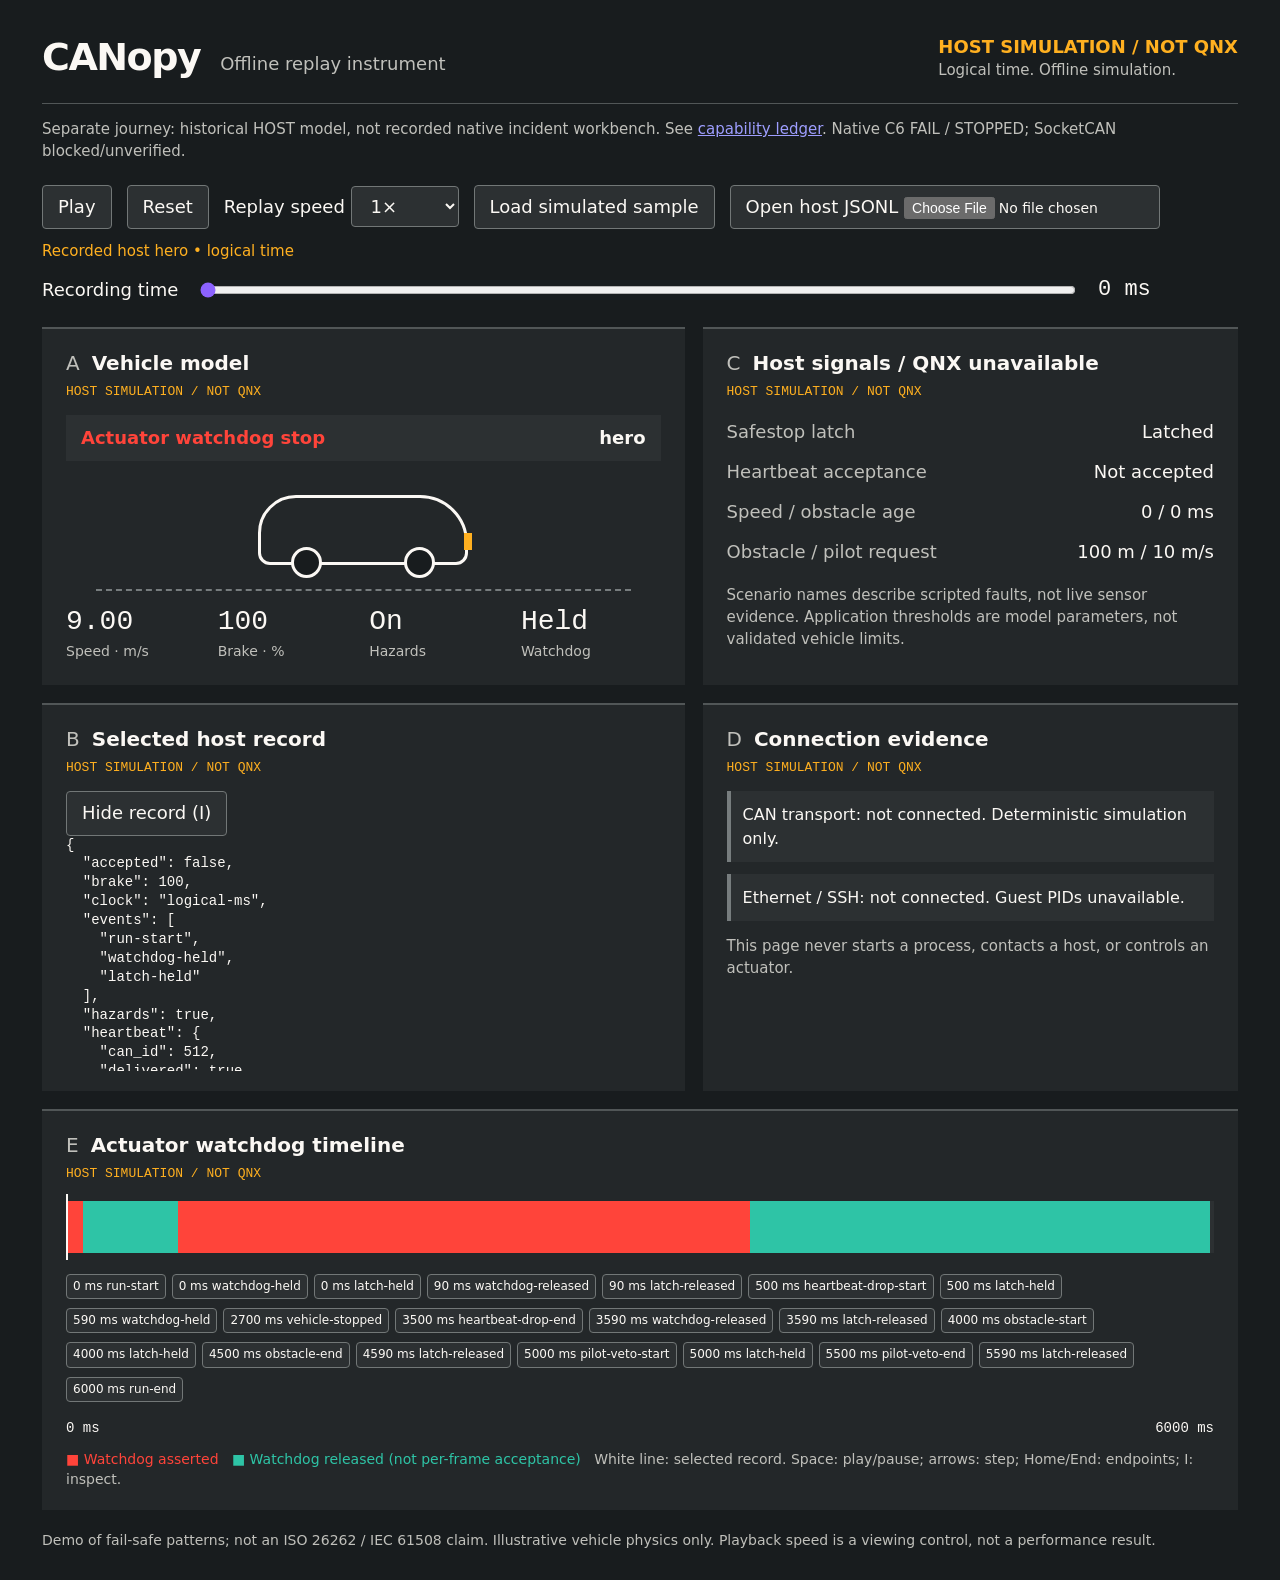
<file: docs/replay/index.html>
<!doctype html>
<html lang="en"><meta charset="utf-8"><meta name="viewport" content="width=device-width,initial-scale=1">
<meta http-equiv="Content-Security-Policy" content="default-src 'none'; script-src 'unsafe-inline'; style-src 'unsafe-inline'; connect-src 'none'; img-src 'none'; object-src 'none'; base-uri 'none'">
<title>CANopy | Offline host replay</title>
<style>
:root{color-scheme:dark;--bg:#181c1e;--panel:#232729;--panel2:#2c3032;--ink:#fbf8f4;--muted:#c0c0bb;--ok:#2ec4a6;--warn:#ffb020;--stop:#ff443a;--accent:#8c62ff}*{box-sizing:border-box}body{margin:0;background:var(--bg);color:var(--ink);font:18px/1.45 system-ui,sans-serif}main{max-width:1920px;margin:auto;padding:30px 42px}header{display:flex;align-items:center;justify-content:space-between;gap:20px;border-bottom:1px solid #515657;padding-bottom:18px}h1{font-size:38px;letter-spacing:-1.5px;margin:0}h1 span{font-size:18px;font-weight:400;letter-spacing:0;color:var(--muted);margin-left:20px}.truth{color:var(--warn);font-weight:700}.sub{color:var(--muted);font-size:15px}button,select,input{font:inherit}button,select,.file{background:var(--panel2);border:1px solid #727777;color:var(--ink);padding:8px 15px;border-radius:4px;cursor:pointer}button:focus-visible,select:focus-visible,input:focus-visible,.file:focus-within{outline:3px solid var(--accent);outline-offset:3px}button:hover{border-color:var(--ink)}.controls{display:flex;align-items:center;gap:15px;flex-wrap:wrap;margin:22px 0 12px}.file input{max-width:240px;font-size:14px}.scrub{display:flex;gap:20px;align-items:center;margin:12px 0 24px}.scrub input{flex:1;accent-color:var(--accent)}output{font:22px ui-monospace,monospace;min-width:140px}#message{min-height:24px;color:var(--warn);font-size:15px}.grid{display:grid;grid-template-columns:1.2fr 1fr;gap:18px}section{background:var(--panel);padding:20px 24px;min-width:0;border-top:2px solid #515657}h2{font-size:20px;font-weight:600;margin:0 0 6px}h2 b{color:var(--muted);font-weight:400;margin-right:12px}.source{font:13px ui-monospace,monospace;color:var(--warn);margin:0 0 16px}.ribbon{display:flex;justify-content:space-between;background:var(--panel2);padding:10px 15px;font-weight:650}.danger{color:var(--stop)}.vehicle{height:120px;position:relative;display:flex;align-items:center;justify-content:center;border-bottom:2px dashed #777d7e;margin:10px 30px 15px}.car{width:210px;height:70px;border:3px solid var(--ink);border-radius:38px 48px 12px 12px;position:relative}.car:before,.car:after{content:'';position:absolute;background:var(--bg);border:3px solid var(--ink);border-radius:50%;width:25px;height:25px;bottom:-16px}.car:before{left:30px}.car:after{right:30px}.hazard{position:absolute;background:var(--warn);width:8px;height:17px;right:-7px;bottom:12px;opacity:.15}.hazards-on .hazard{opacity:1}.signals{display:grid;grid-template-columns:repeat(4,1fr);gap:12px;margin-top:10px}.signals strong{display:block;font:28px ui-monospace,monospace}.signals span{font-size:14px;color:var(--muted)}dl{display:grid;grid-template-columns:1fr 1fr;gap:14px;margin:20px 0}dt{color:var(--muted)}dd{margin:0;text-align:right}pre{font:14px/1.35 ui-monospace,monospace;white-space:pre-wrap;overflow-wrap:anywhere;max-height:235px;overflow:auto;margin:0}.strip{padding:12px;border-left:4px solid #777d7e;background:var(--panel2);margin:12px 0;font-size:16px}.strip strong{display:block}.timeline{grid-column:1/-1}#band{height:52px;display:flex;position:relative;background:var(--panel2);margin-top:20px}#band i{flex:1;min-width:0;background:var(--ok)}#band i.stop{background:var(--stop)}#cursor{position:absolute;top:-7px;height:66px;width:2px;background:var(--ink)}.axis{display:flex;justify-content:space-between;font:14px ui-monospace,monospace;margin-top:7px}.legend{font-size:14px;color:var(--muted);margin-top:13px}.key{color:var(--ok)}.key.stop{color:var(--stop)}footer{font-size:14px;color:var(--muted);margin-top:20px}#sample-data{display:none}#events{display:flex;gap:6px;flex-wrap:wrap;padding:0;list-style:none}#events button{font-size:12px;padding:3px 6px}#record[hidden]{display:none}@media(min-width:1500px){main{padding-top:38px}section{padding:24px 30px}.vehicle{height:140px}pre{max-height:245px}}@media(max-width:850px){main{padding:18px}header{display:block}h1 span{display:block;margin:0}.grid{grid-template-columns:1fr}.signals{grid-template-columns:repeat(2,1fr)}.timeline{grid-column:auto}.controls{gap:8px}body{font-size:16px}dl{font-size:14px}}
@media(min-width:1500px){main{padding:14px 34px}header{padding-bottom:10px}h1{font-size:30px}.controls{margin:12px 0 6px}#message{min-height:20px}.scrub{margin:6px 0 12px}.grid{gap:12px}section{padding:12px 18px}h2{font-size:18px}.source{margin-bottom:8px}.vehicle{height:80px;margin:4px 30px 8px}.signals strong{font-size:24px}pre{max-height:155px}dl{gap:8px;margin:10px 0}.strip{margin:8px 0;padding:8px}#band{height:32px;margin-top:12px}#cursor{height:46px}#events{margin:7px 0}.legend{margin-top:7px}footer{margin-top:10px}}
@media(min-width:1500px){.strip{font-size:14px;margin:5px 0;padding:6px}.source{font-size:12px}footer{margin-top:6px}#message{white-space:nowrap;overflow:hidden;text-overflow:ellipsis}}
@media(max-width:850px){.scrub{gap:8px;flex-wrap:wrap}.scrub input{min-width:80px}output{min-width:0;font-size:16px;overflow-wrap:anywhere} .source,.truth,.sub{overflow-wrap:anywhere}header>div{min-width:0}}
</style>
<main><header><h1>CANopy<span>Offline replay instrument</span></h1><div><div class="truth">HOST SIMULATION / NOT QNX</div><div class="sub">Recording time. No live connections. No measured latency.</div></div></header>
<p class="sub">Separate journey: historical HOST model, not recorded native incident workbench. See <a href="../capabilities.md">capability ledger</a>. Native C6 FAIL / STOPPED; SocketCAN blocked/unverified.</p>
<div class="controls"><button id="play" type="button">Play</button><button id="reset" type="button">Reset</button><label>Replay speed <select id="rate"><option value="0.25">0.25×</option><option value="1" selected>1×</option><option value="2">2×</option></select></label><button id="sample" type="button">Load simulated sample</button><label class="file">Open host JSONL <input id="file" type="file" accept=".jsonl,.txt,application/json"></label></div>
<div id="message" role="status">Built-in recorded hero • seed 7 • canopy_host.director</div>
<div class="scrub"><label for="seek">Recording time</label><input id="seek" type="range" min="0" max="400" value="0"><output id="clock" for="seek">0 ms</output></div>
<div class="grid">
<section><h2><b>A</b>Vehicle model</h2><p class="source">HOST SIMULATION / NOT QNX</p><div class="ribbon"><span id="state">Stop held</span><span id="scenario">drop</span></div><div class="vehicle"><div id="car" class="car"><i class="hazard"></i></div></div><div class="signals"><div><strong id="speed">—</strong><span>Speed · m/s</span></div><div><strong id="brake">—</strong><span>Brake · %</span></div><div><strong id="hazards">—</strong><span>Hazards</span></div><div><strong id="watchdog">—</strong><span>Watchdog</span></div></div></section>
<section><h2><b>C</b>Host signals / QNX unavailable</h2><p class="source">HOST SIMULATION / NOT QNX • no QPP data</p><dl><dt>Safestop latch</dt><dd id="latch">—</dd><dt>Heartbeat acceptance</dt><dd id="accepted">—</dd><dt>Speed / obstacle age</dt><dd id="ages">—</dd><dt>Obstacle / pilot request</dt><dd id="inputs">—</dd></dl><p class="sub">Scenario names describe scripted faults, not live sensor evidence. Application thresholds are model parameters, not validated vehicle limits.</p></section>
<section><h2><b>B</b>Selected host record</h2><p class="source">HOST SIMULATION / NOT QNX • replay JSON, not a shell</p><button id="inspect" type="button" aria-expanded="true" aria-controls="record">Hide record (I)</button><pre id="record"></pre></section>
<section><h2><b>D</b>Connection evidence</h2><p class="source">HOST SIMULATION / NOT QNX • offline file only</p><div class="strip"><strong>CAN transport: not connected</strong>No live SocketCAN / vcan or QNX driver evidence.</div><div class="strip"><strong>Ethernet / SSH: not connected</strong>PIDs, restarts and driver stats: not recorded.</div><p class="sub">This page never starts a process, contacts a host, or controls an actuator.</p></section>
<section class="timeline"><h2><b>E</b>Actuator watchdog timeline</h2><p class="source">HOST SIMULATION / NOT QNX • recorded-time states, not restart measurements</p><div id="band" aria-label="Watchdog states across replay"><span id="cursor"></span></div><ol id="events" aria-label="Recorded director events"></ol><div class="axis"><span id="start">0 ms</span><span id="end">4000 ms</span></div><div class="legend"><span class="key stop">■ Watchdog asserted</span> &nbsp; <span class="key">■ Watchdog released (not per-frame acceptance)</span> &nbsp; White line: selected record. Space: play/pause; arrows: step; Home/End: endpoints; I: inspect.</div></section></div>
<footer>Demo of fail-safe patterns; not an ISO 26262 / IEC 61508 claim. Illustrative vehicle physics only. Playback speed is a viewing control, not a performance result.</footer></main>
<script id="sample-data" type="application/json">{"accepted": false, "brake": 100, "clock": "logical-ms", "events": ["run-start", "watchdog-held", "latch-held"], "hazards": true, "heartbeat": {"can_id": 512, "delivered": true, "payload_hex": "02640075"}, "inputs": {"obstacle_age_ms": 0, "obstacle_m": 100, "pilot_speed_mps": 10, "speed_age_ms": 0}, "safestop": true, "scenario": "hero", "schema": "canopy.host-run.v1", "seed": 7, "sequence": 0, "source": "host deterministic simulation; NOT QNX", "speed_mps": 9.0, "time_ms": 0, "watchdog": true}
{"accepted": false, "brake": 100, "clock": "logical-ms", "events": [], "hazards": true, "heartbeat": {"can_id": 512, "delivered": true, "payload_hex": "02640168"}, "inputs": {"obstacle_age_ms": 0, "obstacle_m": 100, "pilot_speed_mps": 10, "speed_age_ms": 0}, "safestop": true, "scenario": "hero", "schema": "canopy.host-run.v1", "seed": 7, "sequence": 1, "source": "host deterministic simulation; NOT QNX", "speed_mps": 8.96, "time_ms": 10, "watchdog": true}
{"accepted": false, "brake": 100, "clock": "logical-ms", "events": [], "hazards": true, "heartbeat": {"can_id": 512, "delivered": true, "payload_hex": "0264024f"}, "inputs": {"obstacle_age_ms": 0, "obstacle_m": 100, "pilot_speed_mps": 10, "speed_age_ms": 0}, "safestop": true, "scenario": "hero", "schema": "canopy.host-run.v1", "seed": 7, "sequence": 2, "source": "host deterministic simulation; NOT QNX", "speed_mps": 8.92, "time_ms": 20, "watchdog": true}
{"accepted": false, "brake": 100, "clock": "logical-ms", "events": [], "hazards": true, "heartbeat": {"can_id": 512, "delivered": true, "payload_hex": "02640352"}, "inputs": {"obstacle_age_ms": 0, "obstacle_m": 100, "pilot_speed_mps": 10, "speed_age_ms": 0}, "safestop": true, "scenario": "hero", "schema": "canopy.host-run.v1", "seed": 7, "sequence": 3, "source": "host deterministic simulation; NOT QNX", "speed_mps": 8.88, "time_ms": 30, "watchdog": true}
{"accepted": false, "brake": 100, "clock": "logical-ms", "events": [], "hazards": true, "heartbeat": {"can_id": 512, "delivered": true, "payload_hex": "02640401"}, "inputs": {"obstacle_age_ms": 0, "obstacle_m": 100, "pilot_speed_mps": 10, "speed_age_ms": 0}, "safestop": true, "scenario": "hero", "schema": "canopy.host-run.v1", "seed": 7, "sequence": 4, "source": "host deterministic simulation; NOT QNX", "speed_mps": 8.84, "time_ms": 40, "watchdog": true}
{"accepted": false, "brake": 100, "clock": "logical-ms", "events": [], "hazards": true, "heartbeat": {"can_id": 512, "delivered": true, "payload_hex": "0264051c"}, "inputs": {"obstacle_age_ms": 0, "obstacle_m": 100, "pilot_speed_mps": 10, "speed_age_ms": 0}, "safestop": true, "scenario": "hero", "schema": "canopy.host-run.v1", "seed": 7, "sequence": 5, "source": "host deterministic simulation; NOT QNX", "speed_mps": 8.8, "time_ms": 50, "watchdog": true}
{"accepted": false, "brake": 100, "clock": "logical-ms", "events": [], "hazards": true, "heartbeat": {"can_id": 512, "delivered": true, "payload_hex": "0264063b"}, "inputs": {"obstacle_age_ms": 0, "obstacle_m": 100, "pilot_speed_mps": 10, "speed_age_ms": 0}, "safestop": true, "scenario": "hero", "schema": "canopy.host-run.v1", "seed": 7, "sequence": 6, "source": "host deterministic simulation; NOT QNX", "speed_mps": 8.76, "time_ms": 60, "watchdog": true}
{"accepted": false, "brake": 100, "clock": "logical-ms", "events": [], "hazards": true, "heartbeat": {"can_id": 512, "delivered": true, "payload_hex": "02640726"}, "inputs": {"obstacle_age_ms": 0, "obstacle_m": 100, "pilot_speed_mps": 10, "speed_age_ms": 0}, "safestop": true, "scenario": "hero", "schema": "canopy.host-run.v1", "seed": 7, "sequence": 7, "source": "host deterministic simulation; NOT QNX", "speed_mps": 8.72, "time_ms": 70, "watchdog": true}
{"accepted": false, "brake": 100, "clock": "logical-ms", "events": [], "hazards": true, "heartbeat": {"can_id": 512, "delivered": true, "payload_hex": "0264089d"}, "inputs": {"obstacle_age_ms": 0, "obstacle_m": 100, "pilot_speed_mps": 10, "speed_age_ms": 0}, "safestop": true, "scenario": "hero", "schema": "canopy.host-run.v1", "seed": 7, "sequence": 8, "source": "host deterministic simulation; NOT QNX", "speed_mps": 8.68, "time_ms": 80, "watchdog": true}
{"accepted": true, "brake": 100, "clock": "logical-ms", "events": ["watchdog-released", "latch-released"], "hazards": true, "heartbeat": {"can_id": 512, "delivered": true, "payload_hex": "02640980"}, "inputs": {"obstacle_age_ms": 0, "obstacle_m": 100, "pilot_speed_mps": 10, "speed_age_ms": 0}, "safestop": false, "scenario": "hero", "schema": "canopy.host-run.v1", "seed": 7, "sequence": 9, "source": "host deterministic simulation; NOT QNX", "speed_mps": 8.64, "time_ms": 90, "watchdog": false}
{"accepted": true, "brake": 90, "clock": "logical-ms", "events": [], "hazards": false, "heartbeat": {"can_id": 512, "delivered": true, "payload_hex": "035a0a06"}, "inputs": {"obstacle_age_ms": 0, "obstacle_m": 100, "pilot_speed_mps": 10, "speed_age_ms": 0}, "safestop": false, "scenario": "hero", "schema": "canopy.host-run.v1", "seed": 7, "sequence": 10, "source": "host deterministic simulation; NOT QNX", "speed_mps": 8.6, "time_ms": 100, "watchdog": false}
{"accepted": true, "brake": 80, "clock": "logical-ms", "events": [], "hazards": false, "heartbeat": {"can_id": 512, "delivered": true, "payload_hex": "03500bd9"}, "inputs": {"obstacle_age_ms": 0, "obstacle_m": 100, "pilot_speed_mps": 10, "speed_age_ms": 0}, "safestop": false, "scenario": "hero", "schema": "canopy.host-run.v1", "seed": 7, "sequence": 11, "source": "host deterministic simulation; NOT QNX", "speed_mps": 8.564, "time_ms": 110, "watchdog": false}
{"accepted": true, "brake": 70, "clock": "logical-ms", "events": [], "hazards": false, "heartbeat": {"can_id": 512, "delivered": true, "payload_hex": "03460c8b"}, "inputs": {"obstacle_age_ms": 0, "obstacle_m": 100, "pilot_speed_mps": 10, "speed_age_ms": 0}, "safestop": false, "scenario": "hero", "schema": "canopy.host-run.v1", "seed": 7, "sequence": 12, "source": "host deterministic simulation; NOT QNX", "speed_mps": 8.532, "time_ms": 120, "watchdog": false}
{"accepted": true, "brake": 60, "clock": "logical-ms", "events": [], "hazards": false, "heartbeat": {"can_id": 512, "delivered": true, "payload_hex": "033c0d7f"}, "inputs": {"obstacle_age_ms": 0, "obstacle_m": 100, "pilot_speed_mps": 10, "speed_age_ms": 0}, "safestop": false, "scenario": "hero", "schema": "canopy.host-run.v1", "seed": 7, "sequence": 13, "source": "host deterministic simulation; NOT QNX", "speed_mps": 8.504, "time_ms": 130, "watchdog": false}
{"accepted": true, "brake": 50, "clock": "logical-ms", "events": [], "hazards": false, "heartbeat": {"can_id": 512, "delivered": true, "payload_hex": "03320eb7"}, "inputs": {"obstacle_age_ms": 0, "obstacle_m": 100, "pilot_speed_mps": 10, "speed_age_ms": 0}, "safestop": false, "scenario": "hero", "schema": "canopy.host-run.v1", "seed": 7, "sequence": 14, "source": "host deterministic simulation; NOT QNX", "speed_mps": 8.48, "time_ms": 140, "watchdog": false}
{"accepted": true, "brake": 40, "clock": "logical-ms", "events": [], "hazards": false, "heartbeat": {"can_id": 512, "delivered": true, "payload_hex": "03280fdc"}, "inputs": {"obstacle_age_ms": 0, "obstacle_m": 100, "pilot_speed_mps": 10, "speed_age_ms": 0}, "safestop": false, "scenario": "hero", "schema": "canopy.host-run.v1", "seed": 7, "sequence": 15, "source": "host deterministic simulation; NOT QNX", "speed_mps": 8.46, "time_ms": 150, "watchdog": false}
{"accepted": true, "brake": 30, "clock": "logical-ms", "events": [], "hazards": false, "heartbeat": {"can_id": 512, "delivered": true, "payload_hex": "031e0013"}, "inputs": {"obstacle_age_ms": 0, "obstacle_m": 100, "pilot_speed_mps": 10, "speed_age_ms": 0}, "safestop": false, "scenario": "hero", "schema": "canopy.host-run.v1", "seed": 7, "sequence": 16, "source": "host deterministic simulation; NOT QNX", "speed_mps": 8.444, "time_ms": 160, "watchdog": false}
{"accepted": true, "brake": 20, "clock": "logical-ms", "events": [], "hazards": false, "heartbeat": {"can_id": 512, "delivered": true, "payload_hex": "031401cc"}, "inputs": {"obstacle_age_ms": 0, "obstacle_m": 100, "pilot_speed_mps": 10, "speed_age_ms": 0}, "safestop": false, "scenario": "hero", "schema": "canopy.host-run.v1", "seed": 7, "sequence": 17, "source": "host deterministic simulation; NOT QNX", "speed_mps": 8.432, "time_ms": 170, "watchdog": false}
{"accepted": true, "brake": 10, "clock": "logical-ms", "events": [], "hazards": false, "heartbeat": {"can_id": 512, "delivered": true, "payload_hex": "030a02b0"}, "inputs": {"obstacle_age_ms": 0, "obstacle_m": 100, "pilot_speed_mps": 10, "speed_age_ms": 0}, "safestop": false, "scenario": "hero", "schema": "canopy.host-run.v1", "seed": 7, "sequence": 18, "source": "host deterministic simulation; NOT QNX", "speed_mps": 8.424, "time_ms": 180, "watchdog": false}
{"accepted": true, "brake": 0, "clock": "logical-ms", "events": [], "hazards": false, "heartbeat": {"can_id": 512, "delivered": true, "payload_hex": "0300036f"}, "inputs": {"obstacle_age_ms": 0, "obstacle_m": 100, "pilot_speed_mps": 10, "speed_age_ms": 0}, "safestop": false, "scenario": "hero", "schema": "canopy.host-run.v1", "seed": 7, "sequence": 19, "source": "host deterministic simulation; NOT QNX", "speed_mps": 8.42, "time_ms": 190, "watchdog": false}
{"accepted": true, "brake": 0, "clock": "logical-ms", "events": [], "hazards": false, "heartbeat": {"can_id": 512, "delivered": true, "payload_hex": "000004b0"}, "inputs": {"obstacle_age_ms": 0, "obstacle_m": 100, "pilot_speed_mps": 10, "speed_age_ms": 0}, "safestop": false, "scenario": "hero", "schema": "canopy.host-run.v1", "seed": 7, "sequence": 20, "source": "host deterministic simulation; NOT QNX", "speed_mps": 8.42, "time_ms": 200, "watchdog": false}
{"accepted": true, "brake": 0, "clock": "logical-ms", "events": [], "hazards": false, "heartbeat": {"can_id": 512, "delivered": true, "payload_hex": "000005ad"}, "inputs": {"obstacle_age_ms": 0, "obstacle_m": 100, "pilot_speed_mps": 10, "speed_age_ms": 0}, "safestop": false, "scenario": "hero", "schema": "canopy.host-run.v1", "seed": 7, "sequence": 21, "source": "host deterministic simulation; NOT QNX", "speed_mps": 8.42, "time_ms": 210, "watchdog": false}
{"accepted": true, "brake": 0, "clock": "logical-ms", "events": [], "hazards": false, "heartbeat": {"can_id": 512, "delivered": true, "payload_hex": "0000068a"}, "inputs": {"obstacle_age_ms": 0, "obstacle_m": 100, "pilot_speed_mps": 10, "speed_age_ms": 0}, "safestop": false, "scenario": "hero", "schema": "canopy.host-run.v1", "seed": 7, "sequence": 22, "source": "host deterministic simulation; NOT QNX", "speed_mps": 8.42, "time_ms": 220, "watchdog": false}
{"accepted": true, "brake": 0, "clock": "logical-ms", "events": [], "hazards": false, "heartbeat": {"can_id": 512, "delivered": true, "payload_hex": "00000797"}, "inputs": {"obstacle_age_ms": 0, "obstacle_m": 100, "pilot_speed_mps": 10, "speed_age_ms": 0}, "safestop": false, "scenario": "hero", "schema": "canopy.host-run.v1", "seed": 7, "sequence": 23, "source": "host deterministic simulation; NOT QNX", "speed_mps": 8.42, "time_ms": 230, "watchdog": false}
{"accepted": true, "brake": 0, "clock": "logical-ms", "events": [], "hazards": false, "heartbeat": {"can_id": 512, "delivered": true, "payload_hex": "0000082c"}, "inputs": {"obstacle_age_ms": 0, "obstacle_m": 100, "pilot_speed_mps": 10, "speed_age_ms": 0}, "safestop": false, "scenario": "hero", "schema": "canopy.host-run.v1", "seed": 7, "sequence": 24, "source": "host deterministic simulation; NOT QNX", "speed_mps": 8.42, "time_ms": 240, "watchdog": false}
{"accepted": true, "brake": 0, "clock": "logical-ms", "events": [], "hazards": false, "heartbeat": {"can_id": 512, "delivered": true, "payload_hex": "00000931"}, "inputs": {"obstacle_age_ms": 0, "obstacle_m": 100, "pilot_speed_mps": 10, "speed_age_ms": 0}, "safestop": false, "scenario": "hero", "schema": "canopy.host-run.v1", "seed": 7, "sequence": 25, "source": "host deterministic simulation; NOT QNX", "speed_mps": 8.42, "time_ms": 250, "watchdog": false}
{"accepted": true, "brake": 0, "clock": "logical-ms", "events": [], "hazards": false, "heartbeat": {"can_id": 512, "delivered": true, "payload_hex": "00000a16"}, "inputs": {"obstacle_age_ms": 0, "obstacle_m": 100, "pilot_speed_mps": 10, "speed_age_ms": 0}, "safestop": false, "scenario": "hero", "schema": "canopy.host-run.v1", "seed": 7, "sequence": 26, "source": "host deterministic simulation; NOT QNX", "speed_mps": 8.42, "time_ms": 260, "watchdog": false}
{"accepted": true, "brake": 0, "clock": "logical-ms", "events": [], "hazards": false, "heartbeat": {"can_id": 512, "delivered": true, "payload_hex": "00000b0b"}, "inputs": {"obstacle_age_ms": 0, "obstacle_m": 100, "pilot_speed_mps": 10, "speed_age_ms": 0}, "safestop": false, "scenario": "hero", "schema": "canopy.host-run.v1", "seed": 7, "sequence": 27, "source": "host deterministic simulation; NOT QNX", "speed_mps": 8.42, "time_ms": 270, "watchdog": false}
{"accepted": true, "brake": 0, "clock": "logical-ms", "events": [], "hazards": false, "heartbeat": {"can_id": 512, "delivered": true, "payload_hex": "00000c58"}, "inputs": {"obstacle_age_ms": 0, "obstacle_m": 100, "pilot_speed_mps": 10, "speed_age_ms": 0}, "safestop": false, "scenario": "hero", "schema": "canopy.host-run.v1", "seed": 7, "sequence": 28, "source": "host deterministic simulation; NOT QNX", "speed_mps": 8.42, "time_ms": 280, "watchdog": false}
{"accepted": true, "brake": 0, "clock": "logical-ms", "events": [], "hazards": false, "heartbeat": {"can_id": 512, "delivered": true, "payload_hex": "00000d45"}, "inputs": {"obstacle_age_ms": 0, "obstacle_m": 100, "pilot_speed_mps": 10, "speed_age_ms": 0}, "safestop": false, "scenario": "hero", "schema": "canopy.host-run.v1", "seed": 7, "sequence": 29, "source": "host deterministic simulation; NOT QNX", "speed_mps": 8.42, "time_ms": 290, "watchdog": false}
{"accepted": true, "brake": 0, "clock": "logical-ms", "events": [], "hazards": false, "heartbeat": {"can_id": 512, "delivered": true, "payload_hex": "00000e62"}, "inputs": {"obstacle_age_ms": 0, "obstacle_m": 100, "pilot_speed_mps": 10, "speed_age_ms": 0}, "safestop": false, "scenario": "hero", "schema": "canopy.host-run.v1", "seed": 7, "sequence": 30, "source": "host deterministic simulation; NOT QNX", "speed_mps": 8.42, "time_ms": 300, "watchdog": false}
{"accepted": true, "brake": 0, "clock": "logical-ms", "events": [], "hazards": false, "heartbeat": {"can_id": 512, "delivered": true, "payload_hex": "00000f7f"}, "inputs": {"obstacle_age_ms": 0, "obstacle_m": 100, "pilot_speed_mps": 10, "speed_age_ms": 0}, "safestop": false, "scenario": "hero", "schema": "canopy.host-run.v1", "seed": 7, "sequence": 31, "source": "host deterministic simulation; NOT QNX", "speed_mps": 8.42, "time_ms": 310, "watchdog": false}
{"accepted": true, "brake": 0, "clock": "logical-ms", "events": [], "hazards": false, "heartbeat": {"can_id": 512, "delivered": true, "payload_hex": "000000c4"}, "inputs": {"obstacle_age_ms": 0, "obstacle_m": 100, "pilot_speed_mps": 10, "speed_age_ms": 0}, "safestop": false, "scenario": "hero", "schema": "canopy.host-run.v1", "seed": 7, "sequence": 32, "source": "host deterministic simulation; NOT QNX", "speed_mps": 8.42, "time_ms": 320, "watchdog": false}
{"accepted": true, "brake": 0, "clock": "logical-ms", "events": [], "hazards": false, "heartbeat": {"can_id": 512, "delivered": true, "payload_hex": "000001d9"}, "inputs": {"obstacle_age_ms": 0, "obstacle_m": 100, "pilot_speed_mps": 10, "speed_age_ms": 0}, "safestop": false, "scenario": "hero", "schema": "canopy.host-run.v1", "seed": 7, "sequence": 33, "source": "host deterministic simulation; NOT QNX", "speed_mps": 8.42, "time_ms": 330, "watchdog": false}
{"accepted": true, "brake": 0, "clock": "logical-ms", "events": [], "hazards": false, "heartbeat": {"can_id": 512, "delivered": true, "payload_hex": "000002fe"}, "inputs": {"obstacle_age_ms": 0, "obstacle_m": 100, "pilot_speed_mps": 10, "speed_age_ms": 0}, "safestop": false, "scenario": "hero", "schema": "canopy.host-run.v1", "seed": 7, "sequence": 34, "source": "host deterministic simulation; NOT QNX", "speed_mps": 8.42, "time_ms": 340, "watchdog": false}
{"accepted": true, "brake": 0, "clock": "logical-ms", "events": [], "hazards": false, "heartbeat": {"can_id": 512, "delivered": true, "payload_hex": "000003e3"}, "inputs": {"obstacle_age_ms": 0, "obstacle_m": 100, "pilot_speed_mps": 10, "speed_age_ms": 0}, "safestop": false, "scenario": "hero", "schema": "canopy.host-run.v1", "seed": 7, "sequence": 35, "source": "host deterministic simulation; NOT QNX", "speed_mps": 8.42, "time_ms": 350, "watchdog": false}
{"accepted": true, "brake": 0, "clock": "logical-ms", "events": [], "hazards": false, "heartbeat": {"can_id": 512, "delivered": true, "payload_hex": "000004b0"}, "inputs": {"obstacle_age_ms": 0, "obstacle_m": 100, "pilot_speed_mps": 10, "speed_age_ms": 0}, "safestop": false, "scenario": "hero", "schema": "canopy.host-run.v1", "seed": 7, "sequence": 36, "source": "host deterministic simulation; NOT QNX", "speed_mps": 8.42, "time_ms": 360, "watchdog": false}
{"accepted": true, "brake": 0, "clock": "logical-ms", "events": [], "hazards": false, "heartbeat": {"can_id": 512, "delivered": true, "payload_hex": "000005ad"}, "inputs": {"obstacle_age_ms": 0, "obstacle_m": 100, "pilot_speed_mps": 10, "speed_age_ms": 0}, "safestop": false, "scenario": "hero", "schema": "canopy.host-run.v1", "seed": 7, "sequence": 37, "source": "host deterministic simulation; NOT QNX", "speed_mps": 8.42, "time_ms": 370, "watchdog": false}
{"accepted": true, "brake": 0, "clock": "logical-ms", "events": [], "hazards": false, "heartbeat": {"can_id": 512, "delivered": true, "payload_hex": "0000068a"}, "inputs": {"obstacle_age_ms": 0, "obstacle_m": 100, "pilot_speed_mps": 10, "speed_age_ms": 0}, "safestop": false, "scenario": "hero", "schema": "canopy.host-run.v1", "seed": 7, "sequence": 38, "source": "host deterministic simulation; NOT QNX", "speed_mps": 8.42, "time_ms": 380, "watchdog": false}
{"accepted": true, "brake": 0, "clock": "logical-ms", "events": [], "hazards": false, "heartbeat": {"can_id": 512, "delivered": true, "payload_hex": "00000797"}, "inputs": {"obstacle_age_ms": 0, "obstacle_m": 100, "pilot_speed_mps": 10, "speed_age_ms": 0}, "safestop": false, "scenario": "hero", "schema": "canopy.host-run.v1", "seed": 7, "sequence": 39, "source": "host deterministic simulation; NOT QNX", "speed_mps": 8.42, "time_ms": 390, "watchdog": false}
{"accepted": true, "brake": 0, "clock": "logical-ms", "events": [], "hazards": false, "heartbeat": {"can_id": 512, "delivered": true, "payload_hex": "0000082c"}, "inputs": {"obstacle_age_ms": 0, "obstacle_m": 100, "pilot_speed_mps": 10, "speed_age_ms": 0}, "safestop": false, "scenario": "hero", "schema": "canopy.host-run.v1", "seed": 7, "sequence": 40, "source": "host deterministic simulation; NOT QNX", "speed_mps": 8.42, "time_ms": 400, "watchdog": false}
{"accepted": true, "brake": 0, "clock": "logical-ms", "events": [], "hazards": false, "heartbeat": {"can_id": 512, "delivered": true, "payload_hex": "00000931"}, "inputs": {"obstacle_age_ms": 0, "obstacle_m": 100, "pilot_speed_mps": 10, "speed_age_ms": 0}, "safestop": false, "scenario": "hero", "schema": "canopy.host-run.v1", "seed": 7, "sequence": 41, "source": "host deterministic simulation; NOT QNX", "speed_mps": 8.42, "time_ms": 410, "watchdog": false}
{"accepted": true, "brake": 0, "clock": "logical-ms", "events": [], "hazards": false, "heartbeat": {"can_id": 512, "delivered": true, "payload_hex": "00000a16"}, "inputs": {"obstacle_age_ms": 0, "obstacle_m": 100, "pilot_speed_mps": 10, "speed_age_ms": 0}, "safestop": false, "scenario": "hero", "schema": "canopy.host-run.v1", "seed": 7, "sequence": 42, "source": "host deterministic simulation; NOT QNX", "speed_mps": 8.42, "time_ms": 420, "watchdog": false}
{"accepted": true, "brake": 0, "clock": "logical-ms", "events": [], "hazards": false, "heartbeat": {"can_id": 512, "delivered": true, "payload_hex": "00000b0b"}, "inputs": {"obstacle_age_ms": 0, "obstacle_m": 100, "pilot_speed_mps": 10, "speed_age_ms": 0}, "safestop": false, "scenario": "hero", "schema": "canopy.host-run.v1", "seed": 7, "sequence": 43, "source": "host deterministic simulation; NOT QNX", "speed_mps": 8.42, "time_ms": 430, "watchdog": false}
{"accepted": true, "brake": 0, "clock": "logical-ms", "events": [], "hazards": false, "heartbeat": {"can_id": 512, "delivered": true, "payload_hex": "00000c58"}, "inputs": {"obstacle_age_ms": 0, "obstacle_m": 100, "pilot_speed_mps": 10, "speed_age_ms": 0}, "safestop": false, "scenario": "hero", "schema": "canopy.host-run.v1", "seed": 7, "sequence": 44, "source": "host deterministic simulation; NOT QNX", "speed_mps": 8.42, "time_ms": 440, "watchdog": false}
{"accepted": true, "brake": 0, "clock": "logical-ms", "events": [], "hazards": false, "heartbeat": {"can_id": 512, "delivered": true, "payload_hex": "00000d45"}, "inputs": {"obstacle_age_ms": 0, "obstacle_m": 100, "pilot_speed_mps": 10, "speed_age_ms": 0}, "safestop": false, "scenario": "hero", "schema": "canopy.host-run.v1", "seed": 7, "sequence": 45, "source": "host deterministic simulation; NOT QNX", "speed_mps": 8.42, "time_ms": 450, "watchdog": false}
{"accepted": true, "brake": 0, "clock": "logical-ms", "events": [], "hazards": false, "heartbeat": {"can_id": 512, "delivered": true, "payload_hex": "00000e62"}, "inputs": {"obstacle_age_ms": 0, "obstacle_m": 100, "pilot_speed_mps": 10, "speed_age_ms": 0}, "safestop": false, "scenario": "hero", "schema": "canopy.host-run.v1", "seed": 7, "sequence": 46, "source": "host deterministic simulation; NOT QNX", "speed_mps": 8.42, "time_ms": 460, "watchdog": false}
{"accepted": true, "brake": 0, "clock": "logical-ms", "events": [], "hazards": false, "heartbeat": {"can_id": 512, "delivered": true, "payload_hex": "00000f7f"}, "inputs": {"obstacle_age_ms": 0, "obstacle_m": 100, "pilot_speed_mps": 10, "speed_age_ms": 0}, "safestop": false, "scenario": "hero", "schema": "canopy.host-run.v1", "seed": 7, "sequence": 47, "source": "host deterministic simulation; NOT QNX", "speed_mps": 8.42, "time_ms": 470, "watchdog": false}
{"accepted": true, "brake": 0, "clock": "logical-ms", "events": [], "hazards": false, "heartbeat": {"can_id": 512, "delivered": true, "payload_hex": "000000c4"}, "inputs": {"obstacle_age_ms": 0, "obstacle_m": 100, "pilot_speed_mps": 10, "speed_age_ms": 0}, "safestop": false, "scenario": "hero", "schema": "canopy.host-run.v1", "seed": 7, "sequence": 48, "source": "host deterministic simulation; NOT QNX", "speed_mps": 8.42, "time_ms": 480, "watchdog": false}
{"accepted": true, "brake": 0, "clock": "logical-ms", "events": [], "hazards": false, "heartbeat": {"can_id": 512, "delivered": true, "payload_hex": "000001d9"}, "inputs": {"obstacle_age_ms": 0, "obstacle_m": 100, "pilot_speed_mps": 10, "speed_age_ms": 0}, "safestop": false, "scenario": "hero", "schema": "canopy.host-run.v1", "seed": 7, "sequence": 49, "source": "host deterministic simulation; NOT QNX", "speed_mps": 8.42, "time_ms": 490, "watchdog": false}
{"accepted": false, "brake": 0, "clock": "logical-ms", "events": ["heartbeat-drop-start", "latch-held"], "hazards": false, "heartbeat": {"can_id": 512, "delivered": false, "payload_hex": "0264024f"}, "inputs": {"obstacle_age_ms": 40, "obstacle_m": 100, "pilot_speed_mps": 10, "speed_age_ms": 40}, "safestop": true, "scenario": "hero", "schema": "canopy.host-run.v1", "seed": 7, "sequence": 50, "source": "host deterministic simulation; NOT QNX", "speed_mps": 8.42, "time_ms": 500, "watchdog": false}
{"accepted": false, "brake": 0, "clock": "logical-ms", "events": [], "hazards": false, "heartbeat": {"can_id": 512, "delivered": false, "payload_hex": "02640352"}, "inputs": {"obstacle_age_ms": 40, "obstacle_m": 100, "pilot_speed_mps": 10, "speed_age_ms": 40}, "safestop": true, "scenario": "hero", "schema": "canopy.host-run.v1", "seed": 7, "sequence": 51, "source": "host deterministic simulation; NOT QNX", "speed_mps": 8.42, "time_ms": 510, "watchdog": false}
{"accepted": false, "brake": 0, "clock": "logical-ms", "events": [], "hazards": false, "heartbeat": {"can_id": 512, "delivered": false, "payload_hex": "02640401"}, "inputs": {"obstacle_age_ms": 40, "obstacle_m": 100, "pilot_speed_mps": 10, "speed_age_ms": 40}, "safestop": true, "scenario": "hero", "schema": "canopy.host-run.v1", "seed": 7, "sequence": 52, "source": "host deterministic simulation; NOT QNX", "speed_mps": 8.42, "time_ms": 520, "watchdog": false}
{"accepted": false, "brake": 0, "clock": "logical-ms", "events": [], "hazards": false, "heartbeat": {"can_id": 512, "delivered": false, "payload_hex": "0264051c"}, "inputs": {"obstacle_age_ms": 40, "obstacle_m": 100, "pilot_speed_mps": 10, "speed_age_ms": 40}, "safestop": true, "scenario": "hero", "schema": "canopy.host-run.v1", "seed": 7, "sequence": 53, "source": "host deterministic simulation; NOT QNX", "speed_mps": 8.42, "time_ms": 530, "watchdog": false}
{"accepted": false, "brake": 0, "clock": "logical-ms", "events": [], "hazards": false, "heartbeat": {"can_id": 512, "delivered": false, "payload_hex": "0264063b"}, "inputs": {"obstacle_age_ms": 40, "obstacle_m": 100, "pilot_speed_mps": 10, "speed_age_ms": 40}, "safestop": true, "scenario": "hero", "schema": "canopy.host-run.v1", "seed": 7, "sequence": 54, "source": "host deterministic simulation; NOT QNX", "speed_mps": 8.42, "time_ms": 540, "watchdog": false}
{"accepted": false, "brake": 0, "clock": "logical-ms", "events": [], "hazards": false, "heartbeat": {"can_id": 512, "delivered": false, "payload_hex": "02640726"}, "inputs": {"obstacle_age_ms": 40, "obstacle_m": 100, "pilot_speed_mps": 10, "speed_age_ms": 40}, "safestop": true, "scenario": "hero", "schema": "canopy.host-run.v1", "seed": 7, "sequence": 55, "source": "host deterministic simulation; NOT QNX", "speed_mps": 8.42, "time_ms": 550, "watchdog": false}
{"accepted": false, "brake": 0, "clock": "logical-ms", "events": [], "hazards": false, "heartbeat": {"can_id": 512, "delivered": false, "payload_hex": "0264089d"}, "inputs": {"obstacle_age_ms": 40, "obstacle_m": 100, "pilot_speed_mps": 10, "speed_age_ms": 40}, "safestop": true, "scenario": "hero", "schema": "canopy.host-run.v1", "seed": 7, "sequence": 56, "source": "host deterministic simulation; NOT QNX", "speed_mps": 8.42, "time_ms": 560, "watchdog": false}
{"accepted": false, "brake": 0, "clock": "logical-ms", "events": [], "hazards": false, "heartbeat": {"can_id": 512, "delivered": false, "payload_hex": "02640980"}, "inputs": {"obstacle_age_ms": 40, "obstacle_m": 100, "pilot_speed_mps": 10, "speed_age_ms": 40}, "safestop": true, "scenario": "hero", "schema": "canopy.host-run.v1", "seed": 7, "sequence": 57, "source": "host deterministic simulation; NOT QNX", "speed_mps": 8.42, "time_ms": 570, "watchdog": false}
{"accepted": false, "brake": 0, "clock": "logical-ms", "events": [], "hazards": false, "heartbeat": {"can_id": 512, "delivered": false, "payload_hex": "02640aa7"}, "inputs": {"obstacle_age_ms": 40, "obstacle_m": 100, "pilot_speed_mps": 10, "speed_age_ms": 40}, "safestop": true, "scenario": "hero", "schema": "canopy.host-run.v1", "seed": 7, "sequence": 58, "source": "host deterministic simulation; NOT QNX", "speed_mps": 8.42, "time_ms": 580, "watchdog": false}
{"accepted": false, "brake": 100, "clock": "logical-ms", "events": ["watchdog-held"], "hazards": true, "heartbeat": {"can_id": 512, "delivered": false, "payload_hex": "02640bba"}, "inputs": {"obstacle_age_ms": 40, "obstacle_m": 100, "pilot_speed_mps": 10, "speed_age_ms": 40}, "safestop": true, "scenario": "hero", "schema": "canopy.host-run.v1", "seed": 7, "sequence": 59, "source": "host deterministic simulation; NOT QNX", "speed_mps": 8.42, "time_ms": 590, "watchdog": true}
{"accepted": false, "brake": 100, "clock": "logical-ms", "events": [], "hazards": true, "heartbeat": {"can_id": 512, "delivered": false, "payload_hex": "02640ce9"}, "inputs": {"obstacle_age_ms": 40, "obstacle_m": 100, "pilot_speed_mps": 10, "speed_age_ms": 40}, "safestop": true, "scenario": "hero", "schema": "canopy.host-run.v1", "seed": 7, "sequence": 60, "source": "host deterministic simulation; NOT QNX", "speed_mps": 8.38, "time_ms": 600, "watchdog": true}
{"accepted": false, "brake": 100, "clock": "logical-ms", "events": [], "hazards": true, "heartbeat": {"can_id": 512, "delivered": false, "payload_hex": "02640df4"}, "inputs": {"obstacle_age_ms": 40, "obstacle_m": 100, "pilot_speed_mps": 10, "speed_age_ms": 40}, "safestop": true, "scenario": "hero", "schema": "canopy.host-run.v1", "seed": 7, "sequence": 61, "source": "host deterministic simulation; NOT QNX", "speed_mps": 8.34, "time_ms": 610, "watchdog": true}
{"accepted": false, "brake": 100, "clock": "logical-ms", "events": [], "hazards": true, "heartbeat": {"can_id": 512, "delivered": false, "payload_hex": "02640ed3"}, "inputs": {"obstacle_age_ms": 40, "obstacle_m": 100, "pilot_speed_mps": 10, "speed_age_ms": 40}, "safestop": true, "scenario": "hero", "schema": "canopy.host-run.v1", "seed": 7, "sequence": 62, "source": "host deterministic simulation; NOT QNX", "speed_mps": 8.3, "time_ms": 620, "watchdog": true}
{"accepted": false, "brake": 100, "clock": "logical-ms", "events": [], "hazards": true, "heartbeat": {"can_id": 512, "delivered": false, "payload_hex": "02640fce"}, "inputs": {"obstacle_age_ms": 40, "obstacle_m": 100, "pilot_speed_mps": 10, "speed_age_ms": 40}, "safestop": true, "scenario": "hero", "schema": "canopy.host-run.v1", "seed": 7, "sequence": 63, "source": "host deterministic simulation; NOT QNX", "speed_mps": 8.26, "time_ms": 630, "watchdog": true}
{"accepted": false, "brake": 100, "clock": "logical-ms", "events": [], "hazards": true, "heartbeat": {"can_id": 512, "delivered": false, "payload_hex": "02640075"}, "inputs": {"obstacle_age_ms": 40, "obstacle_m": 100, "pilot_speed_mps": 10, "speed_age_ms": 40}, "safestop": true, "scenario": "hero", "schema": "canopy.host-run.v1", "seed": 7, "sequence": 64, "source": "host deterministic simulation; NOT QNX", "speed_mps": 8.22, "time_ms": 640, "watchdog": true}
{"accepted": false, "brake": 100, "clock": "logical-ms", "events": [], "hazards": true, "heartbeat": {"can_id": 512, "delivered": false, "payload_hex": "02640168"}, "inputs": {"obstacle_age_ms": 40, "obstacle_m": 100, "pilot_speed_mps": 10, "speed_age_ms": 40}, "safestop": true, "scenario": "hero", "schema": "canopy.host-run.v1", "seed": 7, "sequence": 65, "source": "host deterministic simulation; NOT QNX", "speed_mps": 8.18, "time_ms": 650, "watchdog": true}
{"accepted": false, "brake": 100, "clock": "logical-ms", "events": [], "hazards": true, "heartbeat": {"can_id": 512, "delivered": false, "payload_hex": "0264024f"}, "inputs": {"obstacle_age_ms": 40, "obstacle_m": 100, "pilot_speed_mps": 10, "speed_age_ms": 40}, "safestop": true, "scenario": "hero", "schema": "canopy.host-run.v1", "seed": 7, "sequence": 66, "source": "host deterministic simulation; NOT QNX", "speed_mps": 8.14, "time_ms": 660, "watchdog": true}
{"accepted": false, "brake": 100, "clock": "logical-ms", "events": [], "hazards": true, "heartbeat": {"can_id": 512, "delivered": false, "payload_hex": "02640352"}, "inputs": {"obstacle_age_ms": 40, "obstacle_m": 100, "pilot_speed_mps": 10, "speed_age_ms": 40}, "safestop": true, "scenario": "hero", "schema": "canopy.host-run.v1", "seed": 7, "sequence": 67, "source": "host deterministic simulation; NOT QNX", "speed_mps": 8.1, "time_ms": 670, "watchdog": true}
{"accepted": false, "brake": 100, "clock": "logical-ms", "events": [], "hazards": true, "heartbeat": {"can_id": 512, "delivered": false, "payload_hex": "02640401"}, "inputs": {"obstacle_age_ms": 40, "obstacle_m": 100, "pilot_speed_mps": 10, "speed_age_ms": 40}, "safestop": true, "scenario": "hero", "schema": "canopy.host-run.v1", "seed": 7, "sequence": 68, "source": "host deterministic simulation; NOT QNX", "speed_mps": 8.06, "time_ms": 680, "watchdog": true}
{"accepted": false, "brake": 100, "clock": "logical-ms", "events": [], "hazards": true, "heartbeat": {"can_id": 512, "delivered": false, "payload_hex": "0264051c"}, "inputs": {"obstacle_age_ms": 40, "obstacle_m": 100, "pilot_speed_mps": 10, "speed_age_ms": 40}, "safestop": true, "scenario": "hero", "schema": "canopy.host-run.v1", "seed": 7, "sequence": 69, "source": "host deterministic simulation; NOT QNX", "speed_mps": 8.02, "time_ms": 690, "watchdog": true}
{"accepted": false, "brake": 100, "clock": "logical-ms", "events": [], "hazards": true, "heartbeat": {"can_id": 512, "delivered": false, "payload_hex": "0264063b"}, "inputs": {"obstacle_age_ms": 40, "obstacle_m": 100, "pilot_speed_mps": 10, "speed_age_ms": 40}, "safestop": true, "scenario": "hero", "schema": "canopy.host-run.v1", "seed": 7, "sequence": 70, "source": "host deterministic simulation; NOT QNX", "speed_mps": 7.98, "time_ms": 700, "watchdog": true}
{"accepted": false, "brake": 100, "clock": "logical-ms", "events": [], "hazards": true, "heartbeat": {"can_id": 512, "delivered": false, "payload_hex": "02640726"}, "inputs": {"obstacle_age_ms": 40, "obstacle_m": 100, "pilot_speed_mps": 10, "speed_age_ms": 40}, "safestop": true, "scenario": "hero", "schema": "canopy.host-run.v1", "seed": 7, "sequence": 71, "source": "host deterministic simulation; NOT QNX", "speed_mps": 7.94, "time_ms": 710, "watchdog": true}
{"accepted": false, "brake": 100, "clock": "logical-ms", "events": [], "hazards": true, "heartbeat": {"can_id": 512, "delivered": false, "payload_hex": "0264089d"}, "inputs": {"obstacle_age_ms": 40, "obstacle_m": 100, "pilot_speed_mps": 10, "speed_age_ms": 40}, "safestop": true, "scenario": "hero", "schema": "canopy.host-run.v1", "seed": 7, "sequence": 72, "source": "host deterministic simulation; NOT QNX", "speed_mps": 7.9, "time_ms": 720, "watchdog": true}
{"accepted": false, "brake": 100, "clock": "logical-ms", "events": [], "hazards": true, "heartbeat": {"can_id": 512, "delivered": false, "payload_hex": "02640980"}, "inputs": {"obstacle_age_ms": 40, "obstacle_m": 100, "pilot_speed_mps": 10, "speed_age_ms": 40}, "safestop": true, "scenario": "hero", "schema": "canopy.host-run.v1", "seed": 7, "sequence": 73, "source": "host deterministic simulation; NOT QNX", "speed_mps": 7.86, "time_ms": 730, "watchdog": true}
{"accepted": false, "brake": 100, "clock": "logical-ms", "events": [], "hazards": true, "heartbeat": {"can_id": 512, "delivered": false, "payload_hex": "02640aa7"}, "inputs": {"obstacle_age_ms": 40, "obstacle_m": 100, "pilot_speed_mps": 10, "speed_age_ms": 40}, "safestop": true, "scenario": "hero", "schema": "canopy.host-run.v1", "seed": 7, "sequence": 74, "source": "host deterministic simulation; NOT QNX", "speed_mps": 7.82, "time_ms": 740, "watchdog": true}
{"accepted": false, "brake": 100, "clock": "logical-ms", "events": [], "hazards": true, "heartbeat": {"can_id": 512, "delivered": false, "payload_hex": "02640bba"}, "inputs": {"obstacle_age_ms": 40, "obstacle_m": 100, "pilot_speed_mps": 10, "speed_age_ms": 40}, "safestop": true, "scenario": "hero", "schema": "canopy.host-run.v1", "seed": 7, "sequence": 75, "source": "host deterministic simulation; NOT QNX", "speed_mps": 7.78, "time_ms": 750, "watchdog": true}
{"accepted": false, "brake": 100, "clock": "logical-ms", "events": [], "hazards": true, "heartbeat": {"can_id": 512, "delivered": false, "payload_hex": "02640ce9"}, "inputs": {"obstacle_age_ms": 40, "obstacle_m": 100, "pilot_speed_mps": 10, "speed_age_ms": 40}, "safestop": true, "scenario": "hero", "schema": "canopy.host-run.v1", "seed": 7, "sequence": 76, "source": "host deterministic simulation; NOT QNX", "speed_mps": 7.74, "time_ms": 760, "watchdog": true}
{"accepted": false, "brake": 100, "clock": "logical-ms", "events": [], "hazards": true, "heartbeat": {"can_id": 512, "delivered": false, "payload_hex": "02640df4"}, "inputs": {"obstacle_age_ms": 40, "obstacle_m": 100, "pilot_speed_mps": 10, "speed_age_ms": 40}, "safestop": true, "scenario": "hero", "schema": "canopy.host-run.v1", "seed": 7, "sequence": 77, "source": "host deterministic simulation; NOT QNX", "speed_mps": 7.7, "time_ms": 770, "watchdog": true}
{"accepted": false, "brake": 100, "clock": "logical-ms", "events": [], "hazards": true, "heartbeat": {"can_id": 512, "delivered": false, "payload_hex": "02640ed3"}, "inputs": {"obstacle_age_ms": 40, "obstacle_m": 100, "pilot_speed_mps": 10, "speed_age_ms": 40}, "safestop": true, "scenario": "hero", "schema": "canopy.host-run.v1", "seed": 7, "sequence": 78, "source": "host deterministic simulation; NOT QNX", "speed_mps": 7.66, "time_ms": 780, "watchdog": true}
{"accepted": false, "brake": 100, "clock": "logical-ms", "events": [], "hazards": true, "heartbeat": {"can_id": 512, "delivered": false, "payload_hex": "02640fce"}, "inputs": {"obstacle_age_ms": 40, "obstacle_m": 100, "pilot_speed_mps": 10, "speed_age_ms": 40}, "safestop": true, "scenario": "hero", "schema": "canopy.host-run.v1", "seed": 7, "sequence": 79, "source": "host deterministic simulation; NOT QNX", "speed_mps": 7.62, "time_ms": 790, "watchdog": true}
{"accepted": false, "brake": 100, "clock": "logical-ms", "events": [], "hazards": true, "heartbeat": {"can_id": 512, "delivered": false, "payload_hex": "02640075"}, "inputs": {"obstacle_age_ms": 40, "obstacle_m": 100, "pilot_speed_mps": 10, "speed_age_ms": 40}, "safestop": true, "scenario": "hero", "schema": "canopy.host-run.v1", "seed": 7, "sequence": 80, "source": "host deterministic simulation; NOT QNX", "speed_mps": 7.58, "time_ms": 800, "watchdog": true}
{"accepted": false, "brake": 100, "clock": "logical-ms", "events": [], "hazards": true, "heartbeat": {"can_id": 512, "delivered": false, "payload_hex": "02640168"}, "inputs": {"obstacle_age_ms": 40, "obstacle_m": 100, "pilot_speed_mps": 10, "speed_age_ms": 40}, "safestop": true, "scenario": "hero", "schema": "canopy.host-run.v1", "seed": 7, "sequence": 81, "source": "host deterministic simulation; NOT QNX", "speed_mps": 7.54, "time_ms": 810, "watchdog": true}
{"accepted": false, "brake": 100, "clock": "logical-ms", "events": [], "hazards": true, "heartbeat": {"can_id": 512, "delivered": false, "payload_hex": "0264024f"}, "inputs": {"obstacle_age_ms": 40, "obstacle_m": 100, "pilot_speed_mps": 10, "speed_age_ms": 40}, "safestop": true, "scenario": "hero", "schema": "canopy.host-run.v1", "seed": 7, "sequence": 82, "source": "host deterministic simulation; NOT QNX", "speed_mps": 7.5, "time_ms": 820, "watchdog": true}
{"accepted": false, "brake": 100, "clock": "logical-ms", "events": [], "hazards": true, "heartbeat": {"can_id": 512, "delivered": false, "payload_hex": "02640352"}, "inputs": {"obstacle_age_ms": 40, "obstacle_m": 100, "pilot_speed_mps": 10, "speed_age_ms": 40}, "safestop": true, "scenario": "hero", "schema": "canopy.host-run.v1", "seed": 7, "sequence": 83, "source": "host deterministic simulation; NOT QNX", "speed_mps": 7.46, "time_ms": 830, "watchdog": true}
{"accepted": false, "brake": 100, "clock": "logical-ms", "events": [], "hazards": true, "heartbeat": {"can_id": 512, "delivered": false, "payload_hex": "02640401"}, "inputs": {"obstacle_age_ms": 40, "obstacle_m": 100, "pilot_speed_mps": 10, "speed_age_ms": 40}, "safestop": true, "scenario": "hero", "schema": "canopy.host-run.v1", "seed": 7, "sequence": 84, "source": "host deterministic simulation; NOT QNX", "speed_mps": 7.42, "time_ms": 840, "watchdog": true}
{"accepted": false, "brake": 100, "clock": "logical-ms", "events": [], "hazards": true, "heartbeat": {"can_id": 512, "delivered": false, "payload_hex": "0264051c"}, "inputs": {"obstacle_age_ms": 40, "obstacle_m": 100, "pilot_speed_mps": 10, "speed_age_ms": 40}, "safestop": true, "scenario": "hero", "schema": "canopy.host-run.v1", "seed": 7, "sequence": 85, "source": "host deterministic simulation; NOT QNX", "speed_mps": 7.38, "time_ms": 850, "watchdog": true}
{"accepted": false, "brake": 100, "clock": "logical-ms", "events": [], "hazards": true, "heartbeat": {"can_id": 512, "delivered": false, "payload_hex": "0264063b"}, "inputs": {"obstacle_age_ms": 40, "obstacle_m": 100, "pilot_speed_mps": 10, "speed_age_ms": 40}, "safestop": true, "scenario": "hero", "schema": "canopy.host-run.v1", "seed": 7, "sequence": 86, "source": "host deterministic simulation; NOT QNX", "speed_mps": 7.34, "time_ms": 860, "watchdog": true}
{"accepted": false, "brake": 100, "clock": "logical-ms", "events": [], "hazards": true, "heartbeat": {"can_id": 512, "delivered": false, "payload_hex": "02640726"}, "inputs": {"obstacle_age_ms": 40, "obstacle_m": 100, "pilot_speed_mps": 10, "speed_age_ms": 40}, "safestop": true, "scenario": "hero", "schema": "canopy.host-run.v1", "seed": 7, "sequence": 87, "source": "host deterministic simulation; NOT QNX", "speed_mps": 7.3, "time_ms": 870, "watchdog": true}
{"accepted": false, "brake": 100, "clock": "logical-ms", "events": [], "hazards": true, "heartbeat": {"can_id": 512, "delivered": false, "payload_hex": "0264089d"}, "inputs": {"obstacle_age_ms": 40, "obstacle_m": 100, "pilot_speed_mps": 10, "speed_age_ms": 40}, "safestop": true, "scenario": "hero", "schema": "canopy.host-run.v1", "seed": 7, "sequence": 88, "source": "host deterministic simulation; NOT QNX", "speed_mps": 7.26, "time_ms": 880, "watchdog": true}
{"accepted": false, "brake": 100, "clock": "logical-ms", "events": [], "hazards": true, "heartbeat": {"can_id": 512, "delivered": false, "payload_hex": "02640980"}, "inputs": {"obstacle_age_ms": 40, "obstacle_m": 100, "pilot_speed_mps": 10, "speed_age_ms": 40}, "safestop": true, "scenario": "hero", "schema": "canopy.host-run.v1", "seed": 7, "sequence": 89, "source": "host deterministic simulation; NOT QNX", "speed_mps": 7.22, "time_ms": 890, "watchdog": true}
{"accepted": false, "brake": 100, "clock": "logical-ms", "events": [], "hazards": true, "heartbeat": {"can_id": 512, "delivered": false, "payload_hex": "02640aa7"}, "inputs": {"obstacle_age_ms": 40, "obstacle_m": 100, "pilot_speed_mps": 10, "speed_age_ms": 40}, "safestop": true, "scenario": "hero", "schema": "canopy.host-run.v1", "seed": 7, "sequence": 90, "source": "host deterministic simulation; NOT QNX", "speed_mps": 7.18, "time_ms": 900, "watchdog": true}
{"accepted": false, "brake": 100, "clock": "logical-ms", "events": [], "hazards": true, "heartbeat": {"can_id": 512, "delivered": false, "payload_hex": "02640bba"}, "inputs": {"obstacle_age_ms": 40, "obstacle_m": 100, "pilot_speed_mps": 10, "speed_age_ms": 40}, "safestop": true, "scenario": "hero", "schema": "canopy.host-run.v1", "seed": 7, "sequence": 91, "source": "host deterministic simulation; NOT QNX", "speed_mps": 7.14, "time_ms": 910, "watchdog": true}
{"accepted": false, "brake": 100, "clock": "logical-ms", "events": [], "hazards": true, "heartbeat": {"can_id": 512, "delivered": false, "payload_hex": "02640ce9"}, "inputs": {"obstacle_age_ms": 40, "obstacle_m": 100, "pilot_speed_mps": 10, "speed_age_ms": 40}, "safestop": true, "scenario": "hero", "schema": "canopy.host-run.v1", "seed": 7, "sequence": 92, "source": "host deterministic simulation; NOT QNX", "speed_mps": 7.1, "time_ms": 920, "watchdog": true}
{"accepted": false, "brake": 100, "clock": "logical-ms", "events": [], "hazards": true, "heartbeat": {"can_id": 512, "delivered": false, "payload_hex": "02640df4"}, "inputs": {"obstacle_age_ms": 40, "obstacle_m": 100, "pilot_speed_mps": 10, "speed_age_ms": 40}, "safestop": true, "scenario": "hero", "schema": "canopy.host-run.v1", "seed": 7, "sequence": 93, "source": "host deterministic simulation; NOT QNX", "speed_mps": 7.06, "time_ms": 930, "watchdog": true}
{"accepted": false, "brake": 100, "clock": "logical-ms", "events": [], "hazards": true, "heartbeat": {"can_id": 512, "delivered": false, "payload_hex": "02640ed3"}, "inputs": {"obstacle_age_ms": 40, "obstacle_m": 100, "pilot_speed_mps": 10, "speed_age_ms": 40}, "safestop": true, "scenario": "hero", "schema": "canopy.host-run.v1", "seed": 7, "sequence": 94, "source": "host deterministic simulation; NOT QNX", "speed_mps": 7.02, "time_ms": 940, "watchdog": true}
{"accepted": false, "brake": 100, "clock": "logical-ms", "events": [], "hazards": true, "heartbeat": {"can_id": 512, "delivered": false, "payload_hex": "02640fce"}, "inputs": {"obstacle_age_ms": 40, "obstacle_m": 100, "pilot_speed_mps": 10, "speed_age_ms": 40}, "safestop": true, "scenario": "hero", "schema": "canopy.host-run.v1", "seed": 7, "sequence": 95, "source": "host deterministic simulation; NOT QNX", "speed_mps": 6.98, "time_ms": 950, "watchdog": true}
{"accepted": false, "brake": 100, "clock": "logical-ms", "events": [], "hazards": true, "heartbeat": {"can_id": 512, "delivered": false, "payload_hex": "02640075"}, "inputs": {"obstacle_age_ms": 40, "obstacle_m": 100, "pilot_speed_mps": 10, "speed_age_ms": 40}, "safestop": true, "scenario": "hero", "schema": "canopy.host-run.v1", "seed": 7, "sequence": 96, "source": "host deterministic simulation; NOT QNX", "speed_mps": 6.94, "time_ms": 960, "watchdog": true}
{"accepted": false, "brake": 100, "clock": "logical-ms", "events": [], "hazards": true, "heartbeat": {"can_id": 512, "delivered": false, "payload_hex": "02640168"}, "inputs": {"obstacle_age_ms": 40, "obstacle_m": 100, "pilot_speed_mps": 10, "speed_age_ms": 40}, "safestop": true, "scenario": "hero", "schema": "canopy.host-run.v1", "seed": 7, "sequence": 97, "source": "host deterministic simulation; NOT QNX", "speed_mps": 6.9, "time_ms": 970, "watchdog": true}
{"accepted": false, "brake": 100, "clock": "logical-ms", "events": [], "hazards": true, "heartbeat": {"can_id": 512, "delivered": false, "payload_hex": "0264024f"}, "inputs": {"obstacle_age_ms": 40, "obstacle_m": 100, "pilot_speed_mps": 10, "speed_age_ms": 40}, "safestop": true, "scenario": "hero", "schema": "canopy.host-run.v1", "seed": 7, "sequence": 98, "source": "host deterministic simulation; NOT QNX", "speed_mps": 6.86, "time_ms": 980, "watchdog": true}
{"accepted": false, "brake": 100, "clock": "logical-ms", "events": [], "hazards": true, "heartbeat": {"can_id": 512, "delivered": false, "payload_hex": "02640352"}, "inputs": {"obstacle_age_ms": 40, "obstacle_m": 100, "pilot_speed_mps": 10, "speed_age_ms": 40}, "safestop": true, "scenario": "hero", "schema": "canopy.host-run.v1", "seed": 7, "sequence": 99, "source": "host deterministic simulation; NOT QNX", "speed_mps": 6.82, "time_ms": 990, "watchdog": true}
{"accepted": false, "brake": 100, "clock": "logical-ms", "events": [], "hazards": true, "heartbeat": {"can_id": 512, "delivered": false, "payload_hex": "02640401"}, "inputs": {"obstacle_age_ms": 40, "obstacle_m": 100, "pilot_speed_mps": 10, "speed_age_ms": 40}, "safestop": true, "scenario": "hero", "schema": "canopy.host-run.v1", "seed": 7, "sequence": 100, "source": "host deterministic simulation; NOT QNX", "speed_mps": 6.78, "time_ms": 1000, "watchdog": true}
{"accepted": false, "brake": 100, "clock": "logical-ms", "events": [], "hazards": true, "heartbeat": {"can_id": 512, "delivered": false, "payload_hex": "0264051c"}, "inputs": {"obstacle_age_ms": 40, "obstacle_m": 100, "pilot_speed_mps": 10, "speed_age_ms": 40}, "safestop": true, "scenario": "hero", "schema": "canopy.host-run.v1", "seed": 7, "sequence": 101, "source": "host deterministic simulation; NOT QNX", "speed_mps": 6.74, "time_ms": 1010, "watchdog": true}
{"accepted": false, "brake": 100, "clock": "logical-ms", "events": [], "hazards": true, "heartbeat": {"can_id": 512, "delivered": false, "payload_hex": "0264063b"}, "inputs": {"obstacle_age_ms": 40, "obstacle_m": 100, "pilot_speed_mps": 10, "speed_age_ms": 40}, "safestop": true, "scenario": "hero", "schema": "canopy.host-run.v1", "seed": 7, "sequence": 102, "source": "host deterministic simulation; NOT QNX", "speed_mps": 6.7, "time_ms": 1020, "watchdog": true}
{"accepted": false, "brake": 100, "clock": "logical-ms", "events": [], "hazards": true, "heartbeat": {"can_id": 512, "delivered": false, "payload_hex": "02640726"}, "inputs": {"obstacle_age_ms": 40, "obstacle_m": 100, "pilot_speed_mps": 10, "speed_age_ms": 40}, "safestop": true, "scenario": "hero", "schema": "canopy.host-run.v1", "seed": 7, "sequence": 103, "source": "host deterministic simulation; NOT QNX", "speed_mps": 6.66, "time_ms": 1030, "watchdog": true}
{"accepted": false, "brake": 100, "clock": "logical-ms", "events": [], "hazards": true, "heartbeat": {"can_id": 512, "delivered": false, "payload_hex": "0264089d"}, "inputs": {"obstacle_age_ms": 40, "obstacle_m": 100, "pilot_speed_mps": 10, "speed_age_ms": 40}, "safestop": true, "scenario": "hero", "schema": "canopy.host-run.v1", "seed": 7, "sequence": 104, "source": "host deterministic simulation; NOT QNX", "speed_mps": 6.62, "time_ms": 1040, "watchdog": true}
{"accepted": false, "brake": 100, "clock": "logical-ms", "events": [], "hazards": true, "heartbeat": {"can_id": 512, "delivered": false, "payload_hex": "02640980"}, "inputs": {"obstacle_age_ms": 40, "obstacle_m": 100, "pilot_speed_mps": 10, "speed_age_ms": 40}, "safestop": true, "scenario": "hero", "schema": "canopy.host-run.v1", "seed": 7, "sequence": 105, "source": "host deterministic simulation; NOT QNX", "speed_mps": 6.58, "time_ms": 1050, "watchdog": true}
{"accepted": false, "brake": 100, "clock": "logical-ms", "events": [], "hazards": true, "heartbeat": {"can_id": 512, "delivered": false, "payload_hex": "02640aa7"}, "inputs": {"obstacle_age_ms": 40, "obstacle_m": 100, "pilot_speed_mps": 10, "speed_age_ms": 40}, "safestop": true, "scenario": "hero", "schema": "canopy.host-run.v1", "seed": 7, "sequence": 106, "source": "host deterministic simulation; NOT QNX", "speed_mps": 6.54, "time_ms": 1060, "watchdog": true}
{"accepted": false, "brake": 100, "clock": "logical-ms", "events": [], "hazards": true, "heartbeat": {"can_id": 512, "delivered": false, "payload_hex": "02640bba"}, "inputs": {"obstacle_age_ms": 40, "obstacle_m": 100, "pilot_speed_mps": 10, "speed_age_ms": 40}, "safestop": true, "scenario": "hero", "schema": "canopy.host-run.v1", "seed": 7, "sequence": 107, "source": "host deterministic simulation; NOT QNX", "speed_mps": 6.5, "time_ms": 1070, "watchdog": true}
{"accepted": false, "brake": 100, "clock": "logical-ms", "events": [], "hazards": true, "heartbeat": {"can_id": 512, "delivered": false, "payload_hex": "02640ce9"}, "inputs": {"obstacle_age_ms": 40, "obstacle_m": 100, "pilot_speed_mps": 10, "speed_age_ms": 40}, "safestop": true, "scenario": "hero", "schema": "canopy.host-run.v1", "seed": 7, "sequence": 108, "source": "host deterministic simulation; NOT QNX", "speed_mps": 6.46, "time_ms": 1080, "watchdog": true}
{"accepted": false, "brake": 100, "clock": "logical-ms", "events": [], "hazards": true, "heartbeat": {"can_id": 512, "delivered": false, "payload_hex": "02640df4"}, "inputs": {"obstacle_age_ms": 40, "obstacle_m": 100, "pilot_speed_mps": 10, "speed_age_ms": 40}, "safestop": true, "scenario": "hero", "schema": "canopy.host-run.v1", "seed": 7, "sequence": 109, "source": "host deterministic simulation; NOT QNX", "speed_mps": 6.42, "time_ms": 1090, "watchdog": true}
{"accepted": false, "brake": 100, "clock": "logical-ms", "events": [], "hazards": true, "heartbeat": {"can_id": 512, "delivered": false, "payload_hex": "02640ed3"}, "inputs": {"obstacle_age_ms": 40, "obstacle_m": 100, "pilot_speed_mps": 10, "speed_age_ms": 40}, "safestop": true, "scenario": "hero", "schema": "canopy.host-run.v1", "seed": 7, "sequence": 110, "source": "host deterministic simulation; NOT QNX", "speed_mps": 6.38, "time_ms": 1100, "watchdog": true}
{"accepted": false, "brake": 100, "clock": "logical-ms", "events": [], "hazards": true, "heartbeat": {"can_id": 512, "delivered": false, "payload_hex": "02640fce"}, "inputs": {"obstacle_age_ms": 40, "obstacle_m": 100, "pilot_speed_mps": 10, "speed_age_ms": 40}, "safestop": true, "scenario": "hero", "schema": "canopy.host-run.v1", "seed": 7, "sequence": 111, "source": "host deterministic simulation; NOT QNX", "speed_mps": 6.34, "time_ms": 1110, "watchdog": true}
{"accepted": false, "brake": 100, "clock": "logical-ms", "events": [], "hazards": true, "heartbeat": {"can_id": 512, "delivered": false, "payload_hex": "02640075"}, "inputs": {"obstacle_age_ms": 40, "obstacle_m": 100, "pilot_speed_mps": 10, "speed_age_ms": 40}, "safestop": true, "scenario": "hero", "schema": "canopy.host-run.v1", "seed": 7, "sequence": 112, "source": "host deterministic simulation; NOT QNX", "speed_mps": 6.3, "time_ms": 1120, "watchdog": true}
{"accepted": false, "brake": 100, "clock": "logical-ms", "events": [], "hazards": true, "heartbeat": {"can_id": 512, "delivered": false, "payload_hex": "02640168"}, "inputs": {"obstacle_age_ms": 40, "obstacle_m": 100, "pilot_speed_mps": 10, "speed_age_ms": 40}, "safestop": true, "scenario": "hero", "schema": "canopy.host-run.v1", "seed": 7, "sequence": 113, "source": "host deterministic simulation; NOT QNX", "speed_mps": 6.26, "time_ms": 1130, "watchdog": true}
{"accepted": false, "brake": 100, "clock": "logical-ms", "events": [], "hazards": true, "heartbeat": {"can_id": 512, "delivered": false, "payload_hex": "0264024f"}, "inputs": {"obstacle_age_ms": 40, "obstacle_m": 100, "pilot_speed_mps": 10, "speed_age_ms": 40}, "safestop": true, "scenario": "hero", "schema": "canopy.host-run.v1", "seed": 7, "sequence": 114, "source": "host deterministic simulation; NOT QNX", "speed_mps": 6.22, "time_ms": 1140, "watchdog": true}
{"accepted": false, "brake": 100, "clock": "logical-ms", "events": [], "hazards": true, "heartbeat": {"can_id": 512, "delivered": false, "payload_hex": "02640352"}, "inputs": {"obstacle_age_ms": 40, "obstacle_m": 100, "pilot_speed_mps": 10, "speed_age_ms": 40}, "safestop": true, "scenario": "hero", "schema": "canopy.host-run.v1", "seed": 7, "sequence": 115, "source": "host deterministic simulation; NOT QNX", "speed_mps": 6.18, "time_ms": 1150, "watchdog": true}
{"accepted": false, "brake": 100, "clock": "logical-ms", "events": [], "hazards": true, "heartbeat": {"can_id": 512, "delivered": false, "payload_hex": "02640401"}, "inputs": {"obstacle_age_ms": 40, "obstacle_m": 100, "pilot_speed_mps": 10, "speed_age_ms": 40}, "safestop": true, "scenario": "hero", "schema": "canopy.host-run.v1", "seed": 7, "sequence": 116, "source": "host deterministic simulation; NOT QNX", "speed_mps": 6.14, "time_ms": 1160, "watchdog": true}
{"accepted": false, "brake": 100, "clock": "logical-ms", "events": [], "hazards": true, "heartbeat": {"can_id": 512, "delivered": false, "payload_hex": "0264051c"}, "inputs": {"obstacle_age_ms": 40, "obstacle_m": 100, "pilot_speed_mps": 10, "speed_age_ms": 40}, "safestop": true, "scenario": "hero", "schema": "canopy.host-run.v1", "seed": 7, "sequence": 117, "source": "host deterministic simulation; NOT QNX", "speed_mps": 6.1, "time_ms": 1170, "watchdog": true}
{"accepted": false, "brake": 100, "clock": "logical-ms", "events": [], "hazards": true, "heartbeat": {"can_id": 512, "delivered": false, "payload_hex": "0264063b"}, "inputs": {"obstacle_age_ms": 40, "obstacle_m": 100, "pilot_speed_mps": 10, "speed_age_ms": 40}, "safestop": true, "scenario": "hero", "schema": "canopy.host-run.v1", "seed": 7, "sequence": 118, "source": "host deterministic simulation; NOT QNX", "speed_mps": 6.06, "time_ms": 1180, "watchdog": true}
{"accepted": false, "brake": 100, "clock": "logical-ms", "events": [], "hazards": true, "heartbeat": {"can_id": 512, "delivered": false, "payload_hex": "02640726"}, "inputs": {"obstacle_age_ms": 40, "obstacle_m": 100, "pilot_speed_mps": 10, "speed_age_ms": 40}, "safestop": true, "scenario": "hero", "schema": "canopy.host-run.v1", "seed": 7, "sequence": 119, "source": "host deterministic simulation; NOT QNX", "speed_mps": 6.02, "time_ms": 1190, "watchdog": true}
{"accepted": false, "brake": 100, "clock": "logical-ms", "events": [], "hazards": true, "heartbeat": {"can_id": 512, "delivered": false, "payload_hex": "0264089d"}, "inputs": {"obstacle_age_ms": 40, "obstacle_m": 100, "pilot_speed_mps": 10, "speed_age_ms": 40}, "safestop": true, "scenario": "hero", "schema": "canopy.host-run.v1", "seed": 7, "sequence": 120, "source": "host deterministic simulation; NOT QNX", "speed_mps": 5.98, "time_ms": 1200, "watchdog": true}
{"accepted": false, "brake": 100, "clock": "logical-ms", "events": [], "hazards": true, "heartbeat": {"can_id": 512, "delivered": false, "payload_hex": "02640980"}, "inputs": {"obstacle_age_ms": 40, "obstacle_m": 100, "pilot_speed_mps": 10, "speed_age_ms": 40}, "safestop": true, "scenario": "hero", "schema": "canopy.host-run.v1", "seed": 7, "sequence": 121, "source": "host deterministic simulation; NOT QNX", "speed_mps": 5.94, "time_ms": 1210, "watchdog": true}
{"accepted": false, "brake": 100, "clock": "logical-ms", "events": [], "hazards": true, "heartbeat": {"can_id": 512, "delivered": false, "payload_hex": "02640aa7"}, "inputs": {"obstacle_age_ms": 40, "obstacle_m": 100, "pilot_speed_mps": 10, "speed_age_ms": 40}, "safestop": true, "scenario": "hero", "schema": "canopy.host-run.v1", "seed": 7, "sequence": 122, "source": "host deterministic simulation; NOT QNX", "speed_mps": 5.9, "time_ms": 1220, "watchdog": true}
{"accepted": false, "brake": 100, "clock": "logical-ms", "events": [], "hazards": true, "heartbeat": {"can_id": 512, "delivered": false, "payload_hex": "02640bba"}, "inputs": {"obstacle_age_ms": 40, "obstacle_m": 100, "pilot_speed_mps": 10, "speed_age_ms": 40}, "safestop": true, "scenario": "hero", "schema": "canopy.host-run.v1", "seed": 7, "sequence": 123, "source": "host deterministic simulation; NOT QNX", "speed_mps": 5.86, "time_ms": 1230, "watchdog": true}
{"accepted": false, "brake": 100, "clock": "logical-ms", "events": [], "hazards": true, "heartbeat": {"can_id": 512, "delivered": false, "payload_hex": "02640ce9"}, "inputs": {"obstacle_age_ms": 40, "obstacle_m": 100, "pilot_speed_mps": 10, "speed_age_ms": 40}, "safestop": true, "scenario": "hero", "schema": "canopy.host-run.v1", "seed": 7, "sequence": 124, "source": "host deterministic simulation; NOT QNX", "speed_mps": 5.82, "time_ms": 1240, "watchdog": true}
{"accepted": false, "brake": 100, "clock": "logical-ms", "events": [], "hazards": true, "heartbeat": {"can_id": 512, "delivered": false, "payload_hex": "02640df4"}, "inputs": {"obstacle_age_ms": 40, "obstacle_m": 100, "pilot_speed_mps": 10, "speed_age_ms": 40}, "safestop": true, "scenario": "hero", "schema": "canopy.host-run.v1", "seed": 7, "sequence": 125, "source": "host deterministic simulation; NOT QNX", "speed_mps": 5.78, "time_ms": 1250, "watchdog": true}
{"accepted": false, "brake": 100, "clock": "logical-ms", "events": [], "hazards": true, "heartbeat": {"can_id": 512, "delivered": false, "payload_hex": "02640ed3"}, "inputs": {"obstacle_age_ms": 40, "obstacle_m": 100, "pilot_speed_mps": 10, "speed_age_ms": 40}, "safestop": true, "scenario": "hero", "schema": "canopy.host-run.v1", "seed": 7, "sequence": 126, "source": "host deterministic simulation; NOT QNX", "speed_mps": 5.74, "time_ms": 1260, "watchdog": true}
{"accepted": false, "brake": 100, "clock": "logical-ms", "events": [], "hazards": true, "heartbeat": {"can_id": 512, "delivered": false, "payload_hex": "02640fce"}, "inputs": {"obstacle_age_ms": 40, "obstacle_m": 100, "pilot_speed_mps": 10, "speed_age_ms": 40}, "safestop": true, "scenario": "hero", "schema": "canopy.host-run.v1", "seed": 7, "sequence": 127, "source": "host deterministic simulation; NOT QNX", "speed_mps": 5.7, "time_ms": 1270, "watchdog": true}
{"accepted": false, "brake": 100, "clock": "logical-ms", "events": [], "hazards": true, "heartbeat": {"can_id": 512, "delivered": false, "payload_hex": "02640075"}, "inputs": {"obstacle_age_ms": 40, "obstacle_m": 100, "pilot_speed_mps": 10, "speed_age_ms": 40}, "safestop": true, "scenario": "hero", "schema": "canopy.host-run.v1", "seed": 7, "sequence": 128, "source": "host deterministic simulation; NOT QNX", "speed_mps": 5.66, "time_ms": 1280, "watchdog": true}
{"accepted": false, "brake": 100, "clock": "logical-ms", "events": [], "hazards": true, "heartbeat": {"can_id": 512, "delivered": false, "payload_hex": "02640168"}, "inputs": {"obstacle_age_ms": 40, "obstacle_m": 100, "pilot_speed_mps": 10, "speed_age_ms": 40}, "safestop": true, "scenario": "hero", "schema": "canopy.host-run.v1", "seed": 7, "sequence": 129, "source": "host deterministic simulation; NOT QNX", "speed_mps": 5.62, "time_ms": 1290, "watchdog": true}
{"accepted": false, "brake": 100, "clock": "logical-ms", "events": [], "hazards": true, "heartbeat": {"can_id": 512, "delivered": false, "payload_hex": "0264024f"}, "inputs": {"obstacle_age_ms": 40, "obstacle_m": 100, "pilot_speed_mps": 10, "speed_age_ms": 40}, "safestop": true, "scenario": "hero", "schema": "canopy.host-run.v1", "seed": 7, "sequence": 130, "source": "host deterministic simulation; NOT QNX", "speed_mps": 5.58, "time_ms": 1300, "watchdog": true}
{"accepted": false, "brake": 100, "clock": "logical-ms", "events": [], "hazards": true, "heartbeat": {"can_id": 512, "delivered": false, "payload_hex": "02640352"}, "inputs": {"obstacle_age_ms": 40, "obstacle_m": 100, "pilot_speed_mps": 10, "speed_age_ms": 40}, "safestop": true, "scenario": "hero", "schema": "canopy.host-run.v1", "seed": 7, "sequence": 131, "source": "host deterministic simulation; NOT QNX", "speed_mps": 5.54, "time_ms": 1310, "watchdog": true}
{"accepted": false, "brake": 100, "clock": "logical-ms", "events": [], "hazards": true, "heartbeat": {"can_id": 512, "delivered": false, "payload_hex": "02640401"}, "inputs": {"obstacle_age_ms": 40, "obstacle_m": 100, "pilot_speed_mps": 10, "speed_age_ms": 40}, "safestop": true, "scenario": "hero", "schema": "canopy.host-run.v1", "seed": 7, "sequence": 132, "source": "host deterministic simulation; NOT QNX", "speed_mps": 5.5, "time_ms": 1320, "watchdog": true}
{"accepted": false, "brake": 100, "clock": "logical-ms", "events": [], "hazards": true, "heartbeat": {"can_id": 512, "delivered": false, "payload_hex": "0264051c"}, "inputs": {"obstacle_age_ms": 40, "obstacle_m": 100, "pilot_speed_mps": 10, "speed_age_ms": 40}, "safestop": true, "scenario": "hero", "schema": "canopy.host-run.v1", "seed": 7, "sequence": 133, "source": "host deterministic simulation; NOT QNX", "speed_mps": 5.46, "time_ms": 1330, "watchdog": true}
{"accepted": false, "brake": 100, "clock": "logical-ms", "events": [], "hazards": true, "heartbeat": {"can_id": 512, "delivered": false, "payload_hex": "0264063b"}, "inputs": {"obstacle_age_ms": 40, "obstacle_m": 100, "pilot_speed_mps": 10, "speed_age_ms": 40}, "safestop": true, "scenario": "hero", "schema": "canopy.host-run.v1", "seed": 7, "sequence": 134, "source": "host deterministic simulation; NOT QNX", "speed_mps": 5.42, "time_ms": 1340, "watchdog": true}
{"accepted": false, "brake": 100, "clock": "logical-ms", "events": [], "hazards": true, "heartbeat": {"can_id": 512, "delivered": false, "payload_hex": "02640726"}, "inputs": {"obstacle_age_ms": 40, "obstacle_m": 100, "pilot_speed_mps": 10, "speed_age_ms": 40}, "safestop": true, "scenario": "hero", "schema": "canopy.host-run.v1", "seed": 7, "sequence": 135, "source": "host deterministic simulation; NOT QNX", "speed_mps": 5.38, "time_ms": 1350, "watchdog": true}
{"accepted": false, "brake": 100, "clock": "logical-ms", "events": [], "hazards": true, "heartbeat": {"can_id": 512, "delivered": false, "payload_hex": "0264089d"}, "inputs": {"obstacle_age_ms": 40, "obstacle_m": 100, "pilot_speed_mps": 10, "speed_age_ms": 40}, "safestop": true, "scenario": "hero", "schema": "canopy.host-run.v1", "seed": 7, "sequence": 136, "source": "host deterministic simulation; NOT QNX", "speed_mps": 5.34, "time_ms": 1360, "watchdog": true}
{"accepted": false, "brake": 100, "clock": "logical-ms", "events": [], "hazards": true, "heartbeat": {"can_id": 512, "delivered": false, "payload_hex": "02640980"}, "inputs": {"obstacle_age_ms": 40, "obstacle_m": 100, "pilot_speed_mps": 10, "speed_age_ms": 40}, "safestop": true, "scenario": "hero", "schema": "canopy.host-run.v1", "seed": 7, "sequence": 137, "source": "host deterministic simulation; NOT QNX", "speed_mps": 5.3, "time_ms": 1370, "watchdog": true}
{"accepted": false, "brake": 100, "clock": "logical-ms", "events": [], "hazards": true, "heartbeat": {"can_id": 512, "delivered": false, "payload_hex": "02640aa7"}, "inputs": {"obstacle_age_ms": 40, "obstacle_m": 100, "pilot_speed_mps": 10, "speed_age_ms": 40}, "safestop": true, "scenario": "hero", "schema": "canopy.host-run.v1", "seed": 7, "sequence": 138, "source": "host deterministic simulation; NOT QNX", "speed_mps": 5.26, "time_ms": 1380, "watchdog": true}
{"accepted": false, "brake": 100, "clock": "logical-ms", "events": [], "hazards": true, "heartbeat": {"can_id": 512, "delivered": false, "payload_hex": "02640bba"}, "inputs": {"obstacle_age_ms": 40, "obstacle_m": 100, "pilot_speed_mps": 10, "speed_age_ms": 40}, "safestop": true, "scenario": "hero", "schema": "canopy.host-run.v1", "seed": 7, "sequence": 139, "source": "host deterministic simulation; NOT QNX", "speed_mps": 5.22, "time_ms": 1390, "watchdog": true}
{"accepted": false, "brake": 100, "clock": "logical-ms", "events": [], "hazards": true, "heartbeat": {"can_id": 512, "delivered": false, "payload_hex": "02640ce9"}, "inputs": {"obstacle_age_ms": 40, "obstacle_m": 100, "pilot_speed_mps": 10, "speed_age_ms": 40}, "safestop": true, "scenario": "hero", "schema": "canopy.host-run.v1", "seed": 7, "sequence": 140, "source": "host deterministic simulation; NOT QNX", "speed_mps": 5.18, "time_ms": 1400, "watchdog": true}
{"accepted": false, "brake": 100, "clock": "logical-ms", "events": [], "hazards": true, "heartbeat": {"can_id": 512, "delivered": false, "payload_hex": "02640df4"}, "inputs": {"obstacle_age_ms": 40, "obstacle_m": 100, "pilot_speed_mps": 10, "speed_age_ms": 40}, "safestop": true, "scenario": "hero", "schema": "canopy.host-run.v1", "seed": 7, "sequence": 141, "source": "host deterministic simulation; NOT QNX", "speed_mps": 5.14, "time_ms": 1410, "watchdog": true}
{"accepted": false, "brake": 100, "clock": "logical-ms", "events": [], "hazards": true, "heartbeat": {"can_id": 512, "delivered": false, "payload_hex": "02640ed3"}, "inputs": {"obstacle_age_ms": 40, "obstacle_m": 100, "pilot_speed_mps": 10, "speed_age_ms": 40}, "safestop": true, "scenario": "hero", "schema": "canopy.host-run.v1", "seed": 7, "sequence": 142, "source": "host deterministic simulation; NOT QNX", "speed_mps": 5.1, "time_ms": 1420, "watchdog": true}
{"accepted": false, "brake": 100, "clock": "logical-ms", "events": [], "hazards": true, "heartbeat": {"can_id": 512, "delivered": false, "payload_hex": "02640fce"}, "inputs": {"obstacle_age_ms": 40, "obstacle_m": 100, "pilot_speed_mps": 10, "speed_age_ms": 40}, "safestop": true, "scenario": "hero", "schema": "canopy.host-run.v1", "seed": 7, "sequence": 143, "source": "host deterministic simulation; NOT QNX", "speed_mps": 5.06, "time_ms": 1430, "watchdog": true}
{"accepted": false, "brake": 100, "clock": "logical-ms", "events": [], "hazards": true, "heartbeat": {"can_id": 512, "delivered": false, "payload_hex": "02640075"}, "inputs": {"obstacle_age_ms": 40, "obstacle_m": 100, "pilot_speed_mps": 10, "speed_age_ms": 40}, "safestop": true, "scenario": "hero", "schema": "canopy.host-run.v1", "seed": 7, "sequence": 144, "source": "host deterministic simulation; NOT QNX", "speed_mps": 5.02, "time_ms": 1440, "watchdog": true}
{"accepted": false, "brake": 100, "clock": "logical-ms", "events": [], "hazards": true, "heartbeat": {"can_id": 512, "delivered": false, "payload_hex": "02640168"}, "inputs": {"obstacle_age_ms": 40, "obstacle_m": 100, "pilot_speed_mps": 10, "speed_age_ms": 40}, "safestop": true, "scenario": "hero", "schema": "canopy.host-run.v1", "seed": 7, "sequence": 145, "source": "host deterministic simulation; NOT QNX", "speed_mps": 4.98, "time_ms": 1450, "watchdog": true}
{"accepted": false, "brake": 100, "clock": "logical-ms", "events": [], "hazards": true, "heartbeat": {"can_id": 512, "delivered": false, "payload_hex": "0264024f"}, "inputs": {"obstacle_age_ms": 40, "obstacle_m": 100, "pilot_speed_mps": 10, "speed_age_ms": 40}, "safestop": true, "scenario": "hero", "schema": "canopy.host-run.v1", "seed": 7, "sequence": 146, "source": "host deterministic simulation; NOT QNX", "speed_mps": 4.94, "time_ms": 1460, "watchdog": true}
{"accepted": false, "brake": 100, "clock": "logical-ms", "events": [], "hazards": true, "heartbeat": {"can_id": 512, "delivered": false, "payload_hex": "02640352"}, "inputs": {"obstacle_age_ms": 40, "obstacle_m": 100, "pilot_speed_mps": 10, "speed_age_ms": 40}, "safestop": true, "scenario": "hero", "schema": "canopy.host-run.v1", "seed": 7, "sequence": 147, "source": "host deterministic simulation; NOT QNX", "speed_mps": 4.9, "time_ms": 1470, "watchdog": true}
{"accepted": false, "brake": 100, "clock": "logical-ms", "events": [], "hazards": true, "heartbeat": {"can_id": 512, "delivered": false, "payload_hex": "02640401"}, "inputs": {"obstacle_age_ms": 40, "obstacle_m": 100, "pilot_speed_mps": 10, "speed_age_ms": 40}, "safestop": true, "scenario": "hero", "schema": "canopy.host-run.v1", "seed": 7, "sequence": 148, "source": "host deterministic simulation; NOT QNX", "speed_mps": 4.86, "time_ms": 1480, "watchdog": true}
{"accepted": false, "brake": 100, "clock": "logical-ms", "events": [], "hazards": true, "heartbeat": {"can_id": 512, "delivered": false, "payload_hex": "0264051c"}, "inputs": {"obstacle_age_ms": 40, "obstacle_m": 100, "pilot_speed_mps": 10, "speed_age_ms": 40}, "safestop": true, "scenario": "hero", "schema": "canopy.host-run.v1", "seed": 7, "sequence": 149, "source": "host deterministic simulation; NOT QNX", "speed_mps": 4.82, "time_ms": 1490, "watchdog": true}
{"accepted": false, "brake": 100, "clock": "logical-ms", "events": [], "hazards": true, "heartbeat": {"can_id": 512, "delivered": false, "payload_hex": "0264063b"}, "inputs": {"obstacle_age_ms": 40, "obstacle_m": 100, "pilot_speed_mps": 10, "speed_age_ms": 40}, "safestop": true, "scenario": "hero", "schema": "canopy.host-run.v1", "seed": 7, "sequence": 150, "source": "host deterministic simulation; NOT QNX", "speed_mps": 4.78, "time_ms": 1500, "watchdog": true}
{"accepted": false, "brake": 100, "clock": "logical-ms", "events": [], "hazards": true, "heartbeat": {"can_id": 512, "delivered": false, "payload_hex": "02640726"}, "inputs": {"obstacle_age_ms": 40, "obstacle_m": 100, "pilot_speed_mps": 10, "speed_age_ms": 40}, "safestop": true, "scenario": "hero", "schema": "canopy.host-run.v1", "seed": 7, "sequence": 151, "source": "host deterministic simulation; NOT QNX", "speed_mps": 4.74, "time_ms": 1510, "watchdog": true}
{"accepted": false, "brake": 100, "clock": "logical-ms", "events": [], "hazards": true, "heartbeat": {"can_id": 512, "delivered": false, "payload_hex": "0264089d"}, "inputs": {"obstacle_age_ms": 40, "obstacle_m": 100, "pilot_speed_mps": 10, "speed_age_ms": 40}, "safestop": true, "scenario": "hero", "schema": "canopy.host-run.v1", "seed": 7, "sequence": 152, "source": "host deterministic simulation; NOT QNX", "speed_mps": 4.7, "time_ms": 1520, "watchdog": true}
{"accepted": false, "brake": 100, "clock": "logical-ms", "events": [], "hazards": true, "heartbeat": {"can_id": 512, "delivered": false, "payload_hex": "02640980"}, "inputs": {"obstacle_age_ms": 40, "obstacle_m": 100, "pilot_speed_mps": 10, "speed_age_ms": 40}, "safestop": true, "scenario": "hero", "schema": "canopy.host-run.v1", "seed": 7, "sequence": 153, "source": "host deterministic simulation; NOT QNX", "speed_mps": 4.66, "time_ms": 1530, "watchdog": true}
{"accepted": false, "brake": 100, "clock": "logical-ms", "events": [], "hazards": true, "heartbeat": {"can_id": 512, "delivered": false, "payload_hex": "02640aa7"}, "inputs": {"obstacle_age_ms": 40, "obstacle_m": 100, "pilot_speed_mps": 10, "speed_age_ms": 40}, "safestop": true, "scenario": "hero", "schema": "canopy.host-run.v1", "seed": 7, "sequence": 154, "source": "host deterministic simulation; NOT QNX", "speed_mps": 4.62, "time_ms": 1540, "watchdog": true}
{"accepted": false, "brake": 100, "clock": "logical-ms", "events": [], "hazards": true, "heartbeat": {"can_id": 512, "delivered": false, "payload_hex": "02640bba"}, "inputs": {"obstacle_age_ms": 40, "obstacle_m": 100, "pilot_speed_mps": 10, "speed_age_ms": 40}, "safestop": true, "scenario": "hero", "schema": "canopy.host-run.v1", "seed": 7, "sequence": 155, "source": "host deterministic simulation; NOT QNX", "speed_mps": 4.58, "time_ms": 1550, "watchdog": true}
{"accepted": false, "brake": 100, "clock": "logical-ms", "events": [], "hazards": true, "heartbeat": {"can_id": 512, "delivered": false, "payload_hex": "02640ce9"}, "inputs": {"obstacle_age_ms": 40, "obstacle_m": 100, "pilot_speed_mps": 10, "speed_age_ms": 40}, "safestop": true, "scenario": "hero", "schema": "canopy.host-run.v1", "seed": 7, "sequence": 156, "source": "host deterministic simulation; NOT QNX", "speed_mps": 4.54, "time_ms": 1560, "watchdog": true}
{"accepted": false, "brake": 100, "clock": "logical-ms", "events": [], "hazards": true, "heartbeat": {"can_id": 512, "delivered": false, "payload_hex": "02640df4"}, "inputs": {"obstacle_age_ms": 40, "obstacle_m": 100, "pilot_speed_mps": 10, "speed_age_ms": 40}, "safestop": true, "scenario": "hero", "schema": "canopy.host-run.v1", "seed": 7, "sequence": 157, "source": "host deterministic simulation; NOT QNX", "speed_mps": 4.5, "time_ms": 1570, "watchdog": true}
{"accepted": false, "brake": 100, "clock": "logical-ms", "events": [], "hazards": true, "heartbeat": {"can_id": 512, "delivered": false, "payload_hex": "02640ed3"}, "inputs": {"obstacle_age_ms": 40, "obstacle_m": 100, "pilot_speed_mps": 10, "speed_age_ms": 40}, "safestop": true, "scenario": "hero", "schema": "canopy.host-run.v1", "seed": 7, "sequence": 158, "source": "host deterministic simulation; NOT QNX", "speed_mps": 4.46, "time_ms": 1580, "watchdog": true}
{"accepted": false, "brake": 100, "clock": "logical-ms", "events": [], "hazards": true, "heartbeat": {"can_id": 512, "delivered": false, "payload_hex": "02640fce"}, "inputs": {"obstacle_age_ms": 40, "obstacle_m": 100, "pilot_speed_mps": 10, "speed_age_ms": 40}, "safestop": true, "scenario": "hero", "schema": "canopy.host-run.v1", "seed": 7, "sequence": 159, "source": "host deterministic simulation; NOT QNX", "speed_mps": 4.42, "time_ms": 1590, "watchdog": true}
{"accepted": false, "brake": 100, "clock": "logical-ms", "events": [], "hazards": true, "heartbeat": {"can_id": 512, "delivered": false, "payload_hex": "02640075"}, "inputs": {"obstacle_age_ms": 40, "obstacle_m": 100, "pilot_speed_mps": 10, "speed_age_ms": 40}, "safestop": true, "scenario": "hero", "schema": "canopy.host-run.v1", "seed": 7, "sequence": 160, "source": "host deterministic simulation; NOT QNX", "speed_mps": 4.38, "time_ms": 1600, "watchdog": true}
{"accepted": false, "brake": 100, "clock": "logical-ms", "events": [], "hazards": true, "heartbeat": {"can_id": 512, "delivered": false, "payload_hex": "02640168"}, "inputs": {"obstacle_age_ms": 40, "obstacle_m": 100, "pilot_speed_mps": 10, "speed_age_ms": 40}, "safestop": true, "scenario": "hero", "schema": "canopy.host-run.v1", "seed": 7, "sequence": 161, "source": "host deterministic simulation; NOT QNX", "speed_mps": 4.34, "time_ms": 1610, "watchdog": true}
{"accepted": false, "brake": 100, "clock": "logical-ms", "events": [], "hazards": true, "heartbeat": {"can_id": 512, "delivered": false, "payload_hex": "0264024f"}, "inputs": {"obstacle_age_ms": 40, "obstacle_m": 100, "pilot_speed_mps": 10, "speed_age_ms": 40}, "safestop": true, "scenario": "hero", "schema": "canopy.host-run.v1", "seed": 7, "sequence": 162, "source": "host deterministic simulation; NOT QNX", "speed_mps": 4.3, "time_ms": 1620, "watchdog": true}
{"accepted": false, "brake": 100, "clock": "logical-ms", "events": [], "hazards": true, "heartbeat": {"can_id": 512, "delivered": false, "payload_hex": "02640352"}, "inputs": {"obstacle_age_ms": 40, "obstacle_m": 100, "pilot_speed_mps": 10, "speed_age_ms": 40}, "safestop": true, "scenario": "hero", "schema": "canopy.host-run.v1", "seed": 7, "sequence": 163, "source": "host deterministic simulation; NOT QNX", "speed_mps": 4.26, "time_ms": 1630, "watchdog": true}
{"accepted": false, "brake": 100, "clock": "logical-ms", "events": [], "hazards": true, "heartbeat": {"can_id": 512, "delivered": false, "payload_hex": "02640401"}, "inputs": {"obstacle_age_ms": 40, "obstacle_m": 100, "pilot_speed_mps": 10, "speed_age_ms": 40}, "safestop": true, "scenario": "hero", "schema": "canopy.host-run.v1", "seed": 7, "sequence": 164, "source": "host deterministic simulation; NOT QNX", "speed_mps": 4.22, "time_ms": 1640, "watchdog": true}
{"accepted": false, "brake": 100, "clock": "logical-ms", "events": [], "hazards": true, "heartbeat": {"can_id": 512, "delivered": false, "payload_hex": "0264051c"}, "inputs": {"obstacle_age_ms": 40, "obstacle_m": 100, "pilot_speed_mps": 10, "speed_age_ms": 40}, "safestop": true, "scenario": "hero", "schema": "canopy.host-run.v1", "seed": 7, "sequence": 165, "source": "host deterministic simulation; NOT QNX", "speed_mps": 4.18, "time_ms": 1650, "watchdog": true}
{"accepted": false, "brake": 100, "clock": "logical-ms", "events": [], "hazards": true, "heartbeat": {"can_id": 512, "delivered": false, "payload_hex": "0264063b"}, "inputs": {"obstacle_age_ms": 40, "obstacle_m": 100, "pilot_speed_mps": 10, "speed_age_ms": 40}, "safestop": true, "scenario": "hero", "schema": "canopy.host-run.v1", "seed": 7, "sequence": 166, "source": "host deterministic simulation; NOT QNX", "speed_mps": 4.14, "time_ms": 1660, "watchdog": true}
{"accepted": false, "brake": 100, "clock": "logical-ms", "events": [], "hazards": true, "heartbeat": {"can_id": 512, "delivered": false, "payload_hex": "02640726"}, "inputs": {"obstacle_age_ms": 40, "obstacle_m": 100, "pilot_speed_mps": 10, "speed_age_ms": 40}, "safestop": true, "scenario": "hero", "schema": "canopy.host-run.v1", "seed": 7, "sequence": 167, "source": "host deterministic simulation; NOT QNX", "speed_mps": 4.1, "time_ms": 1670, "watchdog": true}
{"accepted": false, "brake": 100, "clock": "logical-ms", "events": [], "hazards": true, "heartbeat": {"can_id": 512, "delivered": false, "payload_hex": "0264089d"}, "inputs": {"obstacle_age_ms": 40, "obstacle_m": 100, "pilot_speed_mps": 10, "speed_age_ms": 40}, "safestop": true, "scenario": "hero", "schema": "canopy.host-run.v1", "seed": 7, "sequence": 168, "source": "host deterministic simulation; NOT QNX", "speed_mps": 4.06, "time_ms": 1680, "watchdog": true}
{"accepted": false, "brake": 100, "clock": "logical-ms", "events": [], "hazards": true, "heartbeat": {"can_id": 512, "delivered": false, "payload_hex": "02640980"}, "inputs": {"obstacle_age_ms": 40, "obstacle_m": 100, "pilot_speed_mps": 10, "speed_age_ms": 40}, "safestop": true, "scenario": "hero", "schema": "canopy.host-run.v1", "seed": 7, "sequence": 169, "source": "host deterministic simulation; NOT QNX", "speed_mps": 4.02, "time_ms": 1690, "watchdog": true}
{"accepted": false, "brake": 100, "clock": "logical-ms", "events": [], "hazards": true, "heartbeat": {"can_id": 512, "delivered": false, "payload_hex": "02640aa7"}, "inputs": {"obstacle_age_ms": 40, "obstacle_m": 100, "pilot_speed_mps": 10, "speed_age_ms": 40}, "safestop": true, "scenario": "hero", "schema": "canopy.host-run.v1", "seed": 7, "sequence": 170, "source": "host deterministic simulation; NOT QNX", "speed_mps": 3.98, "time_ms": 1700, "watchdog": true}
{"accepted": false, "brake": 100, "clock": "logical-ms", "events": [], "hazards": true, "heartbeat": {"can_id": 512, "delivered": false, "payload_hex": "02640bba"}, "inputs": {"obstacle_age_ms": 40, "obstacle_m": 100, "pilot_speed_mps": 10, "speed_age_ms": 40}, "safestop": true, "scenario": "hero", "schema": "canopy.host-run.v1", "seed": 7, "sequence": 171, "source": "host deterministic simulation; NOT QNX", "speed_mps": 3.94, "time_ms": 1710, "watchdog": true}
{"accepted": false, "brake": 100, "clock": "logical-ms", "events": [], "hazards": true, "heartbeat": {"can_id": 512, "delivered": false, "payload_hex": "02640ce9"}, "inputs": {"obstacle_age_ms": 40, "obstacle_m": 100, "pilot_speed_mps": 10, "speed_age_ms": 40}, "safestop": true, "scenario": "hero", "schema": "canopy.host-run.v1", "seed": 7, "sequence": 172, "source": "host deterministic simulation; NOT QNX", "speed_mps": 3.9, "time_ms": 1720, "watchdog": true}
{"accepted": false, "brake": 100, "clock": "logical-ms", "events": [], "hazards": true, "heartbeat": {"can_id": 512, "delivered": false, "payload_hex": "02640df4"}, "inputs": {"obstacle_age_ms": 40, "obstacle_m": 100, "pilot_speed_mps": 10, "speed_age_ms": 40}, "safestop": true, "scenario": "hero", "schema": "canopy.host-run.v1", "seed": 7, "sequence": 173, "source": "host deterministic simulation; NOT QNX", "speed_mps": 3.86, "time_ms": 1730, "watchdog": true}
{"accepted": false, "brake": 100, "clock": "logical-ms", "events": [], "hazards": true, "heartbeat": {"can_id": 512, "delivered": false, "payload_hex": "02640ed3"}, "inputs": {"obstacle_age_ms": 40, "obstacle_m": 100, "pilot_speed_mps": 10, "speed_age_ms": 40}, "safestop": true, "scenario": "hero", "schema": "canopy.host-run.v1", "seed": 7, "sequence": 174, "source": "host deterministic simulation; NOT QNX", "speed_mps": 3.82, "time_ms": 1740, "watchdog": true}
{"accepted": false, "brake": 100, "clock": "logical-ms", "events": [], "hazards": true, "heartbeat": {"can_id": 512, "delivered": false, "payload_hex": "02640fce"}, "inputs": {"obstacle_age_ms": 40, "obstacle_m": 100, "pilot_speed_mps": 10, "speed_age_ms": 40}, "safestop": true, "scenario": "hero", "schema": "canopy.host-run.v1", "seed": 7, "sequence": 175, "source": "host deterministic simulation; NOT QNX", "speed_mps": 3.78, "time_ms": 1750, "watchdog": true}
{"accepted": false, "brake": 100, "clock": "logical-ms", "events": [], "hazards": true, "heartbeat": {"can_id": 512, "delivered": false, "payload_hex": "02640075"}, "inputs": {"obstacle_age_ms": 40, "obstacle_m": 100, "pilot_speed_mps": 10, "speed_age_ms": 40}, "safestop": true, "scenario": "hero", "schema": "canopy.host-run.v1", "seed": 7, "sequence": 176, "source": "host deterministic simulation; NOT QNX", "speed_mps": 3.74, "time_ms": 1760, "watchdog": true}
{"accepted": false, "brake": 100, "clock": "logical-ms", "events": [], "hazards": true, "heartbeat": {"can_id": 512, "delivered": false, "payload_hex": "02640168"}, "inputs": {"obstacle_age_ms": 40, "obstacle_m": 100, "pilot_speed_mps": 10, "speed_age_ms": 40}, "safestop": true, "scenario": "hero", "schema": "canopy.host-run.v1", "seed": 7, "sequence": 177, "source": "host deterministic simulation; NOT QNX", "speed_mps": 3.7, "time_ms": 1770, "watchdog": true}
{"accepted": false, "brake": 100, "clock": "logical-ms", "events": [], "hazards": true, "heartbeat": {"can_id": 512, "delivered": false, "payload_hex": "0264024f"}, "inputs": {"obstacle_age_ms": 40, "obstacle_m": 100, "pilot_speed_mps": 10, "speed_age_ms": 40}, "safestop": true, "scenario": "hero", "schema": "canopy.host-run.v1", "seed": 7, "sequence": 178, "source": "host deterministic simulation; NOT QNX", "speed_mps": 3.66, "time_ms": 1780, "watchdog": true}
{"accepted": false, "brake": 100, "clock": "logical-ms", "events": [], "hazards": true, "heartbeat": {"can_id": 512, "delivered": false, "payload_hex": "02640352"}, "inputs": {"obstacle_age_ms": 40, "obstacle_m": 100, "pilot_speed_mps": 10, "speed_age_ms": 40}, "safestop": true, "scenario": "hero", "schema": "canopy.host-run.v1", "seed": 7, "sequence": 179, "source": "host deterministic simulation; NOT QNX", "speed_mps": 3.62, "time_ms": 1790, "watchdog": true}
{"accepted": false, "brake": 100, "clock": "logical-ms", "events": [], "hazards": true, "heartbeat": {"can_id": 512, "delivered": false, "payload_hex": "02640401"}, "inputs": {"obstacle_age_ms": 40, "obstacle_m": 100, "pilot_speed_mps": 10, "speed_age_ms": 40}, "safestop": true, "scenario": "hero", "schema": "canopy.host-run.v1", "seed": 7, "sequence": 180, "source": "host deterministic simulation; NOT QNX", "speed_mps": 3.58, "time_ms": 1800, "watchdog": true}
{"accepted": false, "brake": 100, "clock": "logical-ms", "events": [], "hazards": true, "heartbeat": {"can_id": 512, "delivered": false, "payload_hex": "0264051c"}, "inputs": {"obstacle_age_ms": 40, "obstacle_m": 100, "pilot_speed_mps": 10, "speed_age_ms": 40}, "safestop": true, "scenario": "hero", "schema": "canopy.host-run.v1", "seed": 7, "sequence": 181, "source": "host deterministic simulation; NOT QNX", "speed_mps": 3.54, "time_ms": 1810, "watchdog": true}
{"accepted": false, "brake": 100, "clock": "logical-ms", "events": [], "hazards": true, "heartbeat": {"can_id": 512, "delivered": false, "payload_hex": "0264063b"}, "inputs": {"obstacle_age_ms": 40, "obstacle_m": 100, "pilot_speed_mps": 10, "speed_age_ms": 40}, "safestop": true, "scenario": "hero", "schema": "canopy.host-run.v1", "seed": 7, "sequence": 182, "source": "host deterministic simulation; NOT QNX", "speed_mps": 3.5, "time_ms": 1820, "watchdog": true}
{"accepted": false, "brake": 100, "clock": "logical-ms", "events": [], "hazards": true, "heartbeat": {"can_id": 512, "delivered": false, "payload_hex": "02640726"}, "inputs": {"obstacle_age_ms": 40, "obstacle_m": 100, "pilot_speed_mps": 10, "speed_age_ms": 40}, "safestop": true, "scenario": "hero", "schema": "canopy.host-run.v1", "seed": 7, "sequence": 183, "source": "host deterministic simulation; NOT QNX", "speed_mps": 3.46, "time_ms": 1830, "watchdog": true}
{"accepted": false, "brake": 100, "clock": "logical-ms", "events": [], "hazards": true, "heartbeat": {"can_id": 512, "delivered": false, "payload_hex": "0264089d"}, "inputs": {"obstacle_age_ms": 40, "obstacle_m": 100, "pilot_speed_mps": 10, "speed_age_ms": 40}, "safestop": true, "scenario": "hero", "schema": "canopy.host-run.v1", "seed": 7, "sequence": 184, "source": "host deterministic simulation; NOT QNX", "speed_mps": 3.42, "time_ms": 1840, "watchdog": true}
{"accepted": false, "brake": 100, "clock": "logical-ms", "events": [], "hazards": true, "heartbeat": {"can_id": 512, "delivered": false, "payload_hex": "02640980"}, "inputs": {"obstacle_age_ms": 40, "obstacle_m": 100, "pilot_speed_mps": 10, "speed_age_ms": 40}, "safestop": true, "scenario": "hero", "schema": "canopy.host-run.v1", "seed": 7, "sequence": 185, "source": "host deterministic simulation; NOT QNX", "speed_mps": 3.38, "time_ms": 1850, "watchdog": true}
{"accepted": false, "brake": 100, "clock": "logical-ms", "events": [], "hazards": true, "heartbeat": {"can_id": 512, "delivered": false, "payload_hex": "02640aa7"}, "inputs": {"obstacle_age_ms": 40, "obstacle_m": 100, "pilot_speed_mps": 10, "speed_age_ms": 40}, "safestop": true, "scenario": "hero", "schema": "canopy.host-run.v1", "seed": 7, "sequence": 186, "source": "host deterministic simulation; NOT QNX", "speed_mps": 3.34, "time_ms": 1860, "watchdog": true}
{"accepted": false, "brake": 100, "clock": "logical-ms", "events": [], "hazards": true, "heartbeat": {"can_id": 512, "delivered": false, "payload_hex": "02640bba"}, "inputs": {"obstacle_age_ms": 40, "obstacle_m": 100, "pilot_speed_mps": 10, "speed_age_ms": 40}, "safestop": true, "scenario": "hero", "schema": "canopy.host-run.v1", "seed": 7, "sequence": 187, "source": "host deterministic simulation; NOT QNX", "speed_mps": 3.3, "time_ms": 1870, "watchdog": true}
{"accepted": false, "brake": 100, "clock": "logical-ms", "events": [], "hazards": true, "heartbeat": {"can_id": 512, "delivered": false, "payload_hex": "02640ce9"}, "inputs": {"obstacle_age_ms": 40, "obstacle_m": 100, "pilot_speed_mps": 10, "speed_age_ms": 40}, "safestop": true, "scenario": "hero", "schema": "canopy.host-run.v1", "seed": 7, "sequence": 188, "source": "host deterministic simulation; NOT QNX", "speed_mps": 3.26, "time_ms": 1880, "watchdog": true}
{"accepted": false, "brake": 100, "clock": "logical-ms", "events": [], "hazards": true, "heartbeat": {"can_id": 512, "delivered": false, "payload_hex": "02640df4"}, "inputs": {"obstacle_age_ms": 40, "obstacle_m": 100, "pilot_speed_mps": 10, "speed_age_ms": 40}, "safestop": true, "scenario": "hero", "schema": "canopy.host-run.v1", "seed": 7, "sequence": 189, "source": "host deterministic simulation; NOT QNX", "speed_mps": 3.22, "time_ms": 1890, "watchdog": true}
{"accepted": false, "brake": 100, "clock": "logical-ms", "events": [], "hazards": true, "heartbeat": {"can_id": 512, "delivered": false, "payload_hex": "02640ed3"}, "inputs": {"obstacle_age_ms": 40, "obstacle_m": 100, "pilot_speed_mps": 10, "speed_age_ms": 40}, "safestop": true, "scenario": "hero", "schema": "canopy.host-run.v1", "seed": 7, "sequence": 190, "source": "host deterministic simulation; NOT QNX", "speed_mps": 3.18, "time_ms": 1900, "watchdog": true}
{"accepted": false, "brake": 100, "clock": "logical-ms", "events": [], "hazards": true, "heartbeat": {"can_id": 512, "delivered": false, "payload_hex": "02640fce"}, "inputs": {"obstacle_age_ms": 40, "obstacle_m": 100, "pilot_speed_mps": 10, "speed_age_ms": 40}, "safestop": true, "scenario": "hero", "schema": "canopy.host-run.v1", "seed": 7, "sequence": 191, "source": "host deterministic simulation; NOT QNX", "speed_mps": 3.14, "time_ms": 1910, "watchdog": true}
{"accepted": false, "brake": 100, "clock": "logical-ms", "events": [], "hazards": true, "heartbeat": {"can_id": 512, "delivered": false, "payload_hex": "02640075"}, "inputs": {"obstacle_age_ms": 40, "obstacle_m": 100, "pilot_speed_mps": 10, "speed_age_ms": 40}, "safestop": true, "scenario": "hero", "schema": "canopy.host-run.v1", "seed": 7, "sequence": 192, "source": "host deterministic simulation; NOT QNX", "speed_mps": 3.1, "time_ms": 1920, "watchdog": true}
{"accepted": false, "brake": 100, "clock": "logical-ms", "events": [], "hazards": true, "heartbeat": {"can_id": 512, "delivered": false, "payload_hex": "02640168"}, "inputs": {"obstacle_age_ms": 40, "obstacle_m": 100, "pilot_speed_mps": 10, "speed_age_ms": 40}, "safestop": true, "scenario": "hero", "schema": "canopy.host-run.v1", "seed": 7, "sequence": 193, "source": "host deterministic simulation; NOT QNX", "speed_mps": 3.06, "time_ms": 1930, "watchdog": true}
{"accepted": false, "brake": 100, "clock": "logical-ms", "events": [], "hazards": true, "heartbeat": {"can_id": 512, "delivered": false, "payload_hex": "0264024f"}, "inputs": {"obstacle_age_ms": 40, "obstacle_m": 100, "pilot_speed_mps": 10, "speed_age_ms": 40}, "safestop": true, "scenario": "hero", "schema": "canopy.host-run.v1", "seed": 7, "sequence": 194, "source": "host deterministic simulation; NOT QNX", "speed_mps": 3.02, "time_ms": 1940, "watchdog": true}
{"accepted": false, "brake": 100, "clock": "logical-ms", "events": [], "hazards": true, "heartbeat": {"can_id": 512, "delivered": false, "payload_hex": "02640352"}, "inputs": {"obstacle_age_ms": 40, "obstacle_m": 100, "pilot_speed_mps": 10, "speed_age_ms": 40}, "safestop": true, "scenario": "hero", "schema": "canopy.host-run.v1", "seed": 7, "sequence": 195, "source": "host deterministic simulation; NOT QNX", "speed_mps": 2.98, "time_ms": 1950, "watchdog": true}
{"accepted": false, "brake": 100, "clock": "logical-ms", "events": [], "hazards": true, "heartbeat": {"can_id": 512, "delivered": false, "payload_hex": "02640401"}, "inputs": {"obstacle_age_ms": 40, "obstacle_m": 100, "pilot_speed_mps": 10, "speed_age_ms": 40}, "safestop": true, "scenario": "hero", "schema": "canopy.host-run.v1", "seed": 7, "sequence": 196, "source": "host deterministic simulation; NOT QNX", "speed_mps": 2.94, "time_ms": 1960, "watchdog": true}
{"accepted": false, "brake": 100, "clock": "logical-ms", "events": [], "hazards": true, "heartbeat": {"can_id": 512, "delivered": false, "payload_hex": "0264051c"}, "inputs": {"obstacle_age_ms": 40, "obstacle_m": 100, "pilot_speed_mps": 10, "speed_age_ms": 40}, "safestop": true, "scenario": "hero", "schema": "canopy.host-run.v1", "seed": 7, "sequence": 197, "source": "host deterministic simulation; NOT QNX", "speed_mps": 2.9, "time_ms": 1970, "watchdog": true}
{"accepted": false, "brake": 100, "clock": "logical-ms", "events": [], "hazards": true, "heartbeat": {"can_id": 512, "delivered": false, "payload_hex": "0264063b"}, "inputs": {"obstacle_age_ms": 40, "obstacle_m": 100, "pilot_speed_mps": 10, "speed_age_ms": 40}, "safestop": true, "scenario": "hero", "schema": "canopy.host-run.v1", "seed": 7, "sequence": 198, "source": "host deterministic simulation; NOT QNX", "speed_mps": 2.86, "time_ms": 1980, "watchdog": true}
{"accepted": false, "brake": 100, "clock": "logical-ms", "events": [], "hazards": true, "heartbeat": {"can_id": 512, "delivered": false, "payload_hex": "02640726"}, "inputs": {"obstacle_age_ms": 40, "obstacle_m": 100, "pilot_speed_mps": 10, "speed_age_ms": 40}, "safestop": true, "scenario": "hero", "schema": "canopy.host-run.v1", "seed": 7, "sequence": 199, "source": "host deterministic simulation; NOT QNX", "speed_mps": 2.82, "time_ms": 1990, "watchdog": true}
{"accepted": false, "brake": 100, "clock": "logical-ms", "events": [], "hazards": true, "heartbeat": {"can_id": 512, "delivered": false, "payload_hex": "0264089d"}, "inputs": {"obstacle_age_ms": 40, "obstacle_m": 100, "pilot_speed_mps": 10, "speed_age_ms": 40}, "safestop": true, "scenario": "hero", "schema": "canopy.host-run.v1", "seed": 7, "sequence": 200, "source": "host deterministic simulation; NOT QNX", "speed_mps": 2.78, "time_ms": 2000, "watchdog": true}
{"accepted": false, "brake": 100, "clock": "logical-ms", "events": [], "hazards": true, "heartbeat": {"can_id": 512, "delivered": false, "payload_hex": "02640980"}, "inputs": {"obstacle_age_ms": 40, "obstacle_m": 100, "pilot_speed_mps": 10, "speed_age_ms": 40}, "safestop": true, "scenario": "hero", "schema": "canopy.host-run.v1", "seed": 7, "sequence": 201, "source": "host deterministic simulation; NOT QNX", "speed_mps": 2.74, "time_ms": 2010, "watchdog": true}
{"accepted": false, "brake": 100, "clock": "logical-ms", "events": [], "hazards": true, "heartbeat": {"can_id": 512, "delivered": false, "payload_hex": "02640aa7"}, "inputs": {"obstacle_age_ms": 40, "obstacle_m": 100, "pilot_speed_mps": 10, "speed_age_ms": 40}, "safestop": true, "scenario": "hero", "schema": "canopy.host-run.v1", "seed": 7, "sequence": 202, "source": "host deterministic simulation; NOT QNX", "speed_mps": 2.7, "time_ms": 2020, "watchdog": true}
{"accepted": false, "brake": 100, "clock": "logical-ms", "events": [], "hazards": true, "heartbeat": {"can_id": 512, "delivered": false, "payload_hex": "02640bba"}, "inputs": {"obstacle_age_ms": 40, "obstacle_m": 100, "pilot_speed_mps": 10, "speed_age_ms": 40}, "safestop": true, "scenario": "hero", "schema": "canopy.host-run.v1", "seed": 7, "sequence": 203, "source": "host deterministic simulation; NOT QNX", "speed_mps": 2.66, "time_ms": 2030, "watchdog": true}
{"accepted": false, "brake": 100, "clock": "logical-ms", "events": [], "hazards": true, "heartbeat": {"can_id": 512, "delivered": false, "payload_hex": "02640ce9"}, "inputs": {"obstacle_age_ms": 40, "obstacle_m": 100, "pilot_speed_mps": 10, "speed_age_ms": 40}, "safestop": true, "scenario": "hero", "schema": "canopy.host-run.v1", "seed": 7, "sequence": 204, "source": "host deterministic simulation; NOT QNX", "speed_mps": 2.62, "time_ms": 2040, "watchdog": true}
{"accepted": false, "brake": 100, "clock": "logical-ms", "events": [], "hazards": true, "heartbeat": {"can_id": 512, "delivered": false, "payload_hex": "02640df4"}, "inputs": {"obstacle_age_ms": 40, "obstacle_m": 100, "pilot_speed_mps": 10, "speed_age_ms": 40}, "safestop": true, "scenario": "hero", "schema": "canopy.host-run.v1", "seed": 7, "sequence": 205, "source": "host deterministic simulation; NOT QNX", "speed_mps": 2.58, "time_ms": 2050, "watchdog": true}
{"accepted": false, "brake": 100, "clock": "logical-ms", "events": [], "hazards": true, "heartbeat": {"can_id": 512, "delivered": false, "payload_hex": "02640ed3"}, "inputs": {"obstacle_age_ms": 40, "obstacle_m": 100, "pilot_speed_mps": 10, "speed_age_ms": 40}, "safestop": true, "scenario": "hero", "schema": "canopy.host-run.v1", "seed": 7, "sequence": 206, "source": "host deterministic simulation; NOT QNX", "speed_mps": 2.54, "time_ms": 2060, "watchdog": true}
{"accepted": false, "brake": 100, "clock": "logical-ms", "events": [], "hazards": true, "heartbeat": {"can_id": 512, "delivered": false, "payload_hex": "02640fce"}, "inputs": {"obstacle_age_ms": 40, "obstacle_m": 100, "pilot_speed_mps": 10, "speed_age_ms": 40}, "safestop": true, "scenario": "hero", "schema": "canopy.host-run.v1", "seed": 7, "sequence": 207, "source": "host deterministic simulation; NOT QNX", "speed_mps": 2.5, "time_ms": 2070, "watchdog": true}
{"accepted": false, "brake": 100, "clock": "logical-ms", "events": [], "hazards": true, "heartbeat": {"can_id": 512, "delivered": false, "payload_hex": "02640075"}, "inputs": {"obstacle_age_ms": 40, "obstacle_m": 100, "pilot_speed_mps": 10, "speed_age_ms": 40}, "safestop": true, "scenario": "hero", "schema": "canopy.host-run.v1", "seed": 7, "sequence": 208, "source": "host deterministic simulation; NOT QNX", "speed_mps": 2.46, "time_ms": 2080, "watchdog": true}
{"accepted": false, "brake": 100, "clock": "logical-ms", "events": [], "hazards": true, "heartbeat": {"can_id": 512, "delivered": false, "payload_hex": "02640168"}, "inputs": {"obstacle_age_ms": 40, "obstacle_m": 100, "pilot_speed_mps": 10, "speed_age_ms": 40}, "safestop": true, "scenario": "hero", "schema": "canopy.host-run.v1", "seed": 7, "sequence": 209, "source": "host deterministic simulation; NOT QNX", "speed_mps": 2.42, "time_ms": 2090, "watchdog": true}
{"accepted": false, "brake": 100, "clock": "logical-ms", "events": [], "hazards": true, "heartbeat": {"can_id": 512, "delivered": false, "payload_hex": "0264024f"}, "inputs": {"obstacle_age_ms": 40, "obstacle_m": 100, "pilot_speed_mps": 10, "speed_age_ms": 40}, "safestop": true, "scenario": "hero", "schema": "canopy.host-run.v1", "seed": 7, "sequence": 210, "source": "host deterministic simulation; NOT QNX", "speed_mps": 2.38, "time_ms": 2100, "watchdog": true}
{"accepted": false, "brake": 100, "clock": "logical-ms", "events": [], "hazards": true, "heartbeat": {"can_id": 512, "delivered": false, "payload_hex": "02640352"}, "inputs": {"obstacle_age_ms": 40, "obstacle_m": 100, "pilot_speed_mps": 10, "speed_age_ms": 40}, "safestop": true, "scenario": "hero", "schema": "canopy.host-run.v1", "seed": 7, "sequence": 211, "source": "host deterministic simulation; NOT QNX", "speed_mps": 2.34, "time_ms": 2110, "watchdog": true}
{"accepted": false, "brake": 100, "clock": "logical-ms", "events": [], "hazards": true, "heartbeat": {"can_id": 512, "delivered": false, "payload_hex": "02640401"}, "inputs": {"obstacle_age_ms": 40, "obstacle_m": 100, "pilot_speed_mps": 10, "speed_age_ms": 40}, "safestop": true, "scenario": "hero", "schema": "canopy.host-run.v1", "seed": 7, "sequence": 212, "source": "host deterministic simulation; NOT QNX", "speed_mps": 2.3, "time_ms": 2120, "watchdog": true}
{"accepted": false, "brake": 100, "clock": "logical-ms", "events": [], "hazards": true, "heartbeat": {"can_id": 512, "delivered": false, "payload_hex": "0264051c"}, "inputs": {"obstacle_age_ms": 40, "obstacle_m": 100, "pilot_speed_mps": 10, "speed_age_ms": 40}, "safestop": true, "scenario": "hero", "schema": "canopy.host-run.v1", "seed": 7, "sequence": 213, "source": "host deterministic simulation; NOT QNX", "speed_mps": 2.26, "time_ms": 2130, "watchdog": true}
{"accepted": false, "brake": 100, "clock": "logical-ms", "events": [], "hazards": true, "heartbeat": {"can_id": 512, "delivered": false, "payload_hex": "0264063b"}, "inputs": {"obstacle_age_ms": 40, "obstacle_m": 100, "pilot_speed_mps": 10, "speed_age_ms": 40}, "safestop": true, "scenario": "hero", "schema": "canopy.host-run.v1", "seed": 7, "sequence": 214, "source": "host deterministic simulation; NOT QNX", "speed_mps": 2.22, "time_ms": 2140, "watchdog": true}
{"accepted": false, "brake": 100, "clock": "logical-ms", "events": [], "hazards": true, "heartbeat": {"can_id": 512, "delivered": false, "payload_hex": "02640726"}, "inputs": {"obstacle_age_ms": 40, "obstacle_m": 100, "pilot_speed_mps": 10, "speed_age_ms": 40}, "safestop": true, "scenario": "hero", "schema": "canopy.host-run.v1", "seed": 7, "sequence": 215, "source": "host deterministic simulation; NOT QNX", "speed_mps": 2.18, "time_ms": 2150, "watchdog": true}
{"accepted": false, "brake": 100, "clock": "logical-ms", "events": [], "hazards": true, "heartbeat": {"can_id": 512, "delivered": false, "payload_hex": "0264089d"}, "inputs": {"obstacle_age_ms": 40, "obstacle_m": 100, "pilot_speed_mps": 10, "speed_age_ms": 40}, "safestop": true, "scenario": "hero", "schema": "canopy.host-run.v1", "seed": 7, "sequence": 216, "source": "host deterministic simulation; NOT QNX", "speed_mps": 2.14, "time_ms": 2160, "watchdog": true}
{"accepted": false, "brake": 100, "clock": "logical-ms", "events": [], "hazards": true, "heartbeat": {"can_id": 512, "delivered": false, "payload_hex": "02640980"}, "inputs": {"obstacle_age_ms": 40, "obstacle_m": 100, "pilot_speed_mps": 10, "speed_age_ms": 40}, "safestop": true, "scenario": "hero", "schema": "canopy.host-run.v1", "seed": 7, "sequence": 217, "source": "host deterministic simulation; NOT QNX", "speed_mps": 2.1, "time_ms": 2170, "watchdog": true}
{"accepted": false, "brake": 100, "clock": "logical-ms", "events": [], "hazards": true, "heartbeat": {"can_id": 512, "delivered": false, "payload_hex": "02640aa7"}, "inputs": {"obstacle_age_ms": 40, "obstacle_m": 100, "pilot_speed_mps": 10, "speed_age_ms": 40}, "safestop": true, "scenario": "hero", "schema": "canopy.host-run.v1", "seed": 7, "sequence": 218, "source": "host deterministic simulation; NOT QNX", "speed_mps": 2.06, "time_ms": 2180, "watchdog": true}
{"accepted": false, "brake": 100, "clock": "logical-ms", "events": [], "hazards": true, "heartbeat": {"can_id": 512, "delivered": false, "payload_hex": "02640bba"}, "inputs": {"obstacle_age_ms": 40, "obstacle_m": 100, "pilot_speed_mps": 10, "speed_age_ms": 40}, "safestop": true, "scenario": "hero", "schema": "canopy.host-run.v1", "seed": 7, "sequence": 219, "source": "host deterministic simulation; NOT QNX", "speed_mps": 2.02, "time_ms": 2190, "watchdog": true}
{"accepted": false, "brake": 100, "clock": "logical-ms", "events": [], "hazards": true, "heartbeat": {"can_id": 512, "delivered": false, "payload_hex": "02640ce9"}, "inputs": {"obstacle_age_ms": 40, "obstacle_m": 100, "pilot_speed_mps": 10, "speed_age_ms": 40}, "safestop": true, "scenario": "hero", "schema": "canopy.host-run.v1", "seed": 7, "sequence": 220, "source": "host deterministic simulation; NOT QNX", "speed_mps": 1.98, "time_ms": 2200, "watchdog": true}
{"accepted": false, "brake": 100, "clock": "logical-ms", "events": [], "hazards": true, "heartbeat": {"can_id": 512, "delivered": false, "payload_hex": "02640df4"}, "inputs": {"obstacle_age_ms": 40, "obstacle_m": 100, "pilot_speed_mps": 10, "speed_age_ms": 40}, "safestop": true, "scenario": "hero", "schema": "canopy.host-run.v1", "seed": 7, "sequence": 221, "source": "host deterministic simulation; NOT QNX", "speed_mps": 1.94, "time_ms": 2210, "watchdog": true}
{"accepted": false, "brake": 100, "clock": "logical-ms", "events": [], "hazards": true, "heartbeat": {"can_id": 512, "delivered": false, "payload_hex": "02640ed3"}, "inputs": {"obstacle_age_ms": 40, "obstacle_m": 100, "pilot_speed_mps": 10, "speed_age_ms": 40}, "safestop": true, "scenario": "hero", "schema": "canopy.host-run.v1", "seed": 7, "sequence": 222, "source": "host deterministic simulation; NOT QNX", "speed_mps": 1.9, "time_ms": 2220, "watchdog": true}
{"accepted": false, "brake": 100, "clock": "logical-ms", "events": [], "hazards": true, "heartbeat": {"can_id": 512, "delivered": false, "payload_hex": "02640fce"}, "inputs": {"obstacle_age_ms": 40, "obstacle_m": 100, "pilot_speed_mps": 10, "speed_age_ms": 40}, "safestop": true, "scenario": "hero", "schema": "canopy.host-run.v1", "seed": 7, "sequence": 223, "source": "host deterministic simulation; NOT QNX", "speed_mps": 1.86, "time_ms": 2230, "watchdog": true}
{"accepted": false, "brake": 100, "clock": "logical-ms", "events": [], "hazards": true, "heartbeat": {"can_id": 512, "delivered": false, "payload_hex": "02640075"}, "inputs": {"obstacle_age_ms": 40, "obstacle_m": 100, "pilot_speed_mps": 10, "speed_age_ms": 40}, "safestop": true, "scenario": "hero", "schema": "canopy.host-run.v1", "seed": 7, "sequence": 224, "source": "host deterministic simulation; NOT QNX", "speed_mps": 1.82, "time_ms": 2240, "watchdog": true}
{"accepted": false, "brake": 100, "clock": "logical-ms", "events": [], "hazards": true, "heartbeat": {"can_id": 512, "delivered": false, "payload_hex": "02640168"}, "inputs": {"obstacle_age_ms": 40, "obstacle_m": 100, "pilot_speed_mps": 10, "speed_age_ms": 40}, "safestop": true, "scenario": "hero", "schema": "canopy.host-run.v1", "seed": 7, "sequence": 225, "source": "host deterministic simulation; NOT QNX", "speed_mps": 1.78, "time_ms": 2250, "watchdog": true}
{"accepted": false, "brake": 100, "clock": "logical-ms", "events": [], "hazards": true, "heartbeat": {"can_id": 512, "delivered": false, "payload_hex": "0264024f"}, "inputs": {"obstacle_age_ms": 40, "obstacle_m": 100, "pilot_speed_mps": 10, "speed_age_ms": 40}, "safestop": true, "scenario": "hero", "schema": "canopy.host-run.v1", "seed": 7, "sequence": 226, "source": "host deterministic simulation; NOT QNX", "speed_mps": 1.74, "time_ms": 2260, "watchdog": true}
{"accepted": false, "brake": 100, "clock": "logical-ms", "events": [], "hazards": true, "heartbeat": {"can_id": 512, "delivered": false, "payload_hex": "02640352"}, "inputs": {"obstacle_age_ms": 40, "obstacle_m": 100, "pilot_speed_mps": 10, "speed_age_ms": 40}, "safestop": true, "scenario": "hero", "schema": "canopy.host-run.v1", "seed": 7, "sequence": 227, "source": "host deterministic simulation; NOT QNX", "speed_mps": 1.7, "time_ms": 2270, "watchdog": true}
{"accepted": false, "brake": 100, "clock": "logical-ms", "events": [], "hazards": true, "heartbeat": {"can_id": 512, "delivered": false, "payload_hex": "02640401"}, "inputs": {"obstacle_age_ms": 40, "obstacle_m": 100, "pilot_speed_mps": 10, "speed_age_ms": 40}, "safestop": true, "scenario": "hero", "schema": "canopy.host-run.v1", "seed": 7, "sequence": 228, "source": "host deterministic simulation; NOT QNX", "speed_mps": 1.66, "time_ms": 2280, "watchdog": true}
{"accepted": false, "brake": 100, "clock": "logical-ms", "events": [], "hazards": true, "heartbeat": {"can_id": 512, "delivered": false, "payload_hex": "0264051c"}, "inputs": {"obstacle_age_ms": 40, "obstacle_m": 100, "pilot_speed_mps": 10, "speed_age_ms": 40}, "safestop": true, "scenario": "hero", "schema": "canopy.host-run.v1", "seed": 7, "sequence": 229, "source": "host deterministic simulation; NOT QNX", "speed_mps": 1.62, "time_ms": 2290, "watchdog": true}
{"accepted": false, "brake": 100, "clock": "logical-ms", "events": [], "hazards": true, "heartbeat": {"can_id": 512, "delivered": false, "payload_hex": "0264063b"}, "inputs": {"obstacle_age_ms": 40, "obstacle_m": 100, "pilot_speed_mps": 10, "speed_age_ms": 40}, "safestop": true, "scenario": "hero", "schema": "canopy.host-run.v1", "seed": 7, "sequence": 230, "source": "host deterministic simulation; NOT QNX", "speed_mps": 1.58, "time_ms": 2300, "watchdog": true}
{"accepted": false, "brake": 100, "clock": "logical-ms", "events": [], "hazards": true, "heartbeat": {"can_id": 512, "delivered": false, "payload_hex": "02640726"}, "inputs": {"obstacle_age_ms": 40, "obstacle_m": 100, "pilot_speed_mps": 10, "speed_age_ms": 40}, "safestop": true, "scenario": "hero", "schema": "canopy.host-run.v1", "seed": 7, "sequence": 231, "source": "host deterministic simulation; NOT QNX", "speed_mps": 1.54, "time_ms": 2310, "watchdog": true}
{"accepted": false, "brake": 100, "clock": "logical-ms", "events": [], "hazards": true, "heartbeat": {"can_id": 512, "delivered": false, "payload_hex": "0264089d"}, "inputs": {"obstacle_age_ms": 40, "obstacle_m": 100, "pilot_speed_mps": 10, "speed_age_ms": 40}, "safestop": true, "scenario": "hero", "schema": "canopy.host-run.v1", "seed": 7, "sequence": 232, "source": "host deterministic simulation; NOT QNX", "speed_mps": 1.5, "time_ms": 2320, "watchdog": true}
{"accepted": false, "brake": 100, "clock": "logical-ms", "events": [], "hazards": true, "heartbeat": {"can_id": 512, "delivered": false, "payload_hex": "02640980"}, "inputs": {"obstacle_age_ms": 40, "obstacle_m": 100, "pilot_speed_mps": 10, "speed_age_ms": 40}, "safestop": true, "scenario": "hero", "schema": "canopy.host-run.v1", "seed": 7, "sequence": 233, "source": "host deterministic simulation; NOT QNX", "speed_mps": 1.46, "time_ms": 2330, "watchdog": true}
{"accepted": false, "brake": 100, "clock": "logical-ms", "events": [], "hazards": true, "heartbeat": {"can_id": 512, "delivered": false, "payload_hex": "02640aa7"}, "inputs": {"obstacle_age_ms": 40, "obstacle_m": 100, "pilot_speed_mps": 10, "speed_age_ms": 40}, "safestop": true, "scenario": "hero", "schema": "canopy.host-run.v1", "seed": 7, "sequence": 234, "source": "host deterministic simulation; NOT QNX", "speed_mps": 1.42, "time_ms": 2340, "watchdog": true}
{"accepted": false, "brake": 100, "clock": "logical-ms", "events": [], "hazards": true, "heartbeat": {"can_id": 512, "delivered": false, "payload_hex": "02640bba"}, "inputs": {"obstacle_age_ms": 40, "obstacle_m": 100, "pilot_speed_mps": 10, "speed_age_ms": 40}, "safestop": true, "scenario": "hero", "schema": "canopy.host-run.v1", "seed": 7, "sequence": 235, "source": "host deterministic simulation; NOT QNX", "speed_mps": 1.38, "time_ms": 2350, "watchdog": true}
{"accepted": false, "brake": 100, "clock": "logical-ms", "events": [], "hazards": true, "heartbeat": {"can_id": 512, "delivered": false, "payload_hex": "02640ce9"}, "inputs": {"obstacle_age_ms": 40, "obstacle_m": 100, "pilot_speed_mps": 10, "speed_age_ms": 40}, "safestop": true, "scenario": "hero", "schema": "canopy.host-run.v1", "seed": 7, "sequence": 236, "source": "host deterministic simulation; NOT QNX", "speed_mps": 1.34, "time_ms": 2360, "watchdog": true}
{"accepted": false, "brake": 100, "clock": "logical-ms", "events": [], "hazards": true, "heartbeat": {"can_id": 512, "delivered": false, "payload_hex": "02640df4"}, "inputs": {"obstacle_age_ms": 40, "obstacle_m": 100, "pilot_speed_mps": 10, "speed_age_ms": 40}, "safestop": true, "scenario": "hero", "schema": "canopy.host-run.v1", "seed": 7, "sequence": 237, "source": "host deterministic simulation; NOT QNX", "speed_mps": 1.3, "time_ms": 2370, "watchdog": true}
{"accepted": false, "brake": 100, "clock": "logical-ms", "events": [], "hazards": true, "heartbeat": {"can_id": 512, "delivered": false, "payload_hex": "02640ed3"}, "inputs": {"obstacle_age_ms": 40, "obstacle_m": 100, "pilot_speed_mps": 10, "speed_age_ms": 40}, "safestop": true, "scenario": "hero", "schema": "canopy.host-run.v1", "seed": 7, "sequence": 238, "source": "host deterministic simulation; NOT QNX", "speed_mps": 1.26, "time_ms": 2380, "watchdog": true}
{"accepted": false, "brake": 100, "clock": "logical-ms", "events": [], "hazards": true, "heartbeat": {"can_id": 512, "delivered": false, "payload_hex": "02640fce"}, "inputs": {"obstacle_age_ms": 40, "obstacle_m": 100, "pilot_speed_mps": 10, "speed_age_ms": 40}, "safestop": true, "scenario": "hero", "schema": "canopy.host-run.v1", "seed": 7, "sequence": 239, "source": "host deterministic simulation; NOT QNX", "speed_mps": 1.22, "time_ms": 2390, "watchdog": true}
{"accepted": false, "brake": 100, "clock": "logical-ms", "events": [], "hazards": true, "heartbeat": {"can_id": 512, "delivered": false, "payload_hex": "02640075"}, "inputs": {"obstacle_age_ms": 40, "obstacle_m": 100, "pilot_speed_mps": 10, "speed_age_ms": 40}, "safestop": true, "scenario": "hero", "schema": "canopy.host-run.v1", "seed": 7, "sequence": 240, "source": "host deterministic simulation; NOT QNX", "speed_mps": 1.18, "time_ms": 2400, "watchdog": true}
{"accepted": false, "brake": 100, "clock": "logical-ms", "events": [], "hazards": true, "heartbeat": {"can_id": 512, "delivered": false, "payload_hex": "02640168"}, "inputs": {"obstacle_age_ms": 40, "obstacle_m": 100, "pilot_speed_mps": 10, "speed_age_ms": 40}, "safestop": true, "scenario": "hero", "schema": "canopy.host-run.v1", "seed": 7, "sequence": 241, "source": "host deterministic simulation; NOT QNX", "speed_mps": 1.14, "time_ms": 2410, "watchdog": true}
{"accepted": false, "brake": 100, "clock": "logical-ms", "events": [], "hazards": true, "heartbeat": {"can_id": 512, "delivered": false, "payload_hex": "0264024f"}, "inputs": {"obstacle_age_ms": 40, "obstacle_m": 100, "pilot_speed_mps": 10, "speed_age_ms": 40}, "safestop": true, "scenario": "hero", "schema": "canopy.host-run.v1", "seed": 7, "sequence": 242, "source": "host deterministic simulation; NOT QNX", "speed_mps": 1.1, "time_ms": 2420, "watchdog": true}
{"accepted": false, "brake": 100, "clock": "logical-ms", "events": [], "hazards": true, "heartbeat": {"can_id": 512, "delivered": false, "payload_hex": "02640352"}, "inputs": {"obstacle_age_ms": 40, "obstacle_m": 100, "pilot_speed_mps": 10, "speed_age_ms": 40}, "safestop": true, "scenario": "hero", "schema": "canopy.host-run.v1", "seed": 7, "sequence": 243, "source": "host deterministic simulation; NOT QNX", "speed_mps": 1.06, "time_ms": 2430, "watchdog": true}
{"accepted": false, "brake": 100, "clock": "logical-ms", "events": [], "hazards": true, "heartbeat": {"can_id": 512, "delivered": false, "payload_hex": "02640401"}, "inputs": {"obstacle_age_ms": 40, "obstacle_m": 100, "pilot_speed_mps": 10, "speed_age_ms": 40}, "safestop": true, "scenario": "hero", "schema": "canopy.host-run.v1", "seed": 7, "sequence": 244, "source": "host deterministic simulation; NOT QNX", "speed_mps": 1.02, "time_ms": 2440, "watchdog": true}
{"accepted": false, "brake": 100, "clock": "logical-ms", "events": [], "hazards": true, "heartbeat": {"can_id": 512, "delivered": false, "payload_hex": "0264051c"}, "inputs": {"obstacle_age_ms": 40, "obstacle_m": 100, "pilot_speed_mps": 10, "speed_age_ms": 40}, "safestop": true, "scenario": "hero", "schema": "canopy.host-run.v1", "seed": 7, "sequence": 245, "source": "host deterministic simulation; NOT QNX", "speed_mps": 0.98, "time_ms": 2450, "watchdog": true}
{"accepted": false, "brake": 100, "clock": "logical-ms", "events": [], "hazards": true, "heartbeat": {"can_id": 512, "delivered": false, "payload_hex": "0264063b"}, "inputs": {"obstacle_age_ms": 40, "obstacle_m": 100, "pilot_speed_mps": 10, "speed_age_ms": 40}, "safestop": true, "scenario": "hero", "schema": "canopy.host-run.v1", "seed": 7, "sequence": 246, "source": "host deterministic simulation; NOT QNX", "speed_mps": 0.94, "time_ms": 2460, "watchdog": true}
{"accepted": false, "brake": 100, "clock": "logical-ms", "events": [], "hazards": true, "heartbeat": {"can_id": 512, "delivered": false, "payload_hex": "02640726"}, "inputs": {"obstacle_age_ms": 40, "obstacle_m": 100, "pilot_speed_mps": 10, "speed_age_ms": 40}, "safestop": true, "scenario": "hero", "schema": "canopy.host-run.v1", "seed": 7, "sequence": 247, "source": "host deterministic simulation; NOT QNX", "speed_mps": 0.9, "time_ms": 2470, "watchdog": true}
{"accepted": false, "brake": 100, "clock": "logical-ms", "events": [], "hazards": true, "heartbeat": {"can_id": 512, "delivered": false, "payload_hex": "0264089d"}, "inputs": {"obstacle_age_ms": 40, "obstacle_m": 100, "pilot_speed_mps": 10, "speed_age_ms": 40}, "safestop": true, "scenario": "hero", "schema": "canopy.host-run.v1", "seed": 7, "sequence": 248, "source": "host deterministic simulation; NOT QNX", "speed_mps": 0.86, "time_ms": 2480, "watchdog": true}
{"accepted": false, "brake": 100, "clock": "logical-ms", "events": [], "hazards": true, "heartbeat": {"can_id": 512, "delivered": false, "payload_hex": "02640980"}, "inputs": {"obstacle_age_ms": 40, "obstacle_m": 100, "pilot_speed_mps": 10, "speed_age_ms": 40}, "safestop": true, "scenario": "hero", "schema": "canopy.host-run.v1", "seed": 7, "sequence": 249, "source": "host deterministic simulation; NOT QNX", "speed_mps": 0.82, "time_ms": 2490, "watchdog": true}
{"accepted": false, "brake": 100, "clock": "logical-ms", "events": [], "hazards": true, "heartbeat": {"can_id": 512, "delivered": false, "payload_hex": "02640aa7"}, "inputs": {"obstacle_age_ms": 40, "obstacle_m": 100, "pilot_speed_mps": 10, "speed_age_ms": 40}, "safestop": true, "scenario": "hero", "schema": "canopy.host-run.v1", "seed": 7, "sequence": 250, "source": "host deterministic simulation; NOT QNX", "speed_mps": 0.78, "time_ms": 2500, "watchdog": true}
{"accepted": false, "brake": 100, "clock": "logical-ms", "events": [], "hazards": true, "heartbeat": {"can_id": 512, "delivered": false, "payload_hex": "02640bba"}, "inputs": {"obstacle_age_ms": 40, "obstacle_m": 100, "pilot_speed_mps": 10, "speed_age_ms": 40}, "safestop": true, "scenario": "hero", "schema": "canopy.host-run.v1", "seed": 7, "sequence": 251, "source": "host deterministic simulation; NOT QNX", "speed_mps": 0.74, "time_ms": 2510, "watchdog": true}
{"accepted": false, "brake": 100, "clock": "logical-ms", "events": [], "hazards": true, "heartbeat": {"can_id": 512, "delivered": false, "payload_hex": "02640ce9"}, "inputs": {"obstacle_age_ms": 40, "obstacle_m": 100, "pilot_speed_mps": 10, "speed_age_ms": 40}, "safestop": true, "scenario": "hero", "schema": "canopy.host-run.v1", "seed": 7, "sequence": 252, "source": "host deterministic simulation; NOT QNX", "speed_mps": 0.7, "time_ms": 2520, "watchdog": true}
{"accepted": false, "brake": 100, "clock": "logical-ms", "events": [], "hazards": true, "heartbeat": {"can_id": 512, "delivered": false, "payload_hex": "02640df4"}, "inputs": {"obstacle_age_ms": 40, "obstacle_m": 100, "pilot_speed_mps": 10, "speed_age_ms": 40}, "safestop": true, "scenario": "hero", "schema": "canopy.host-run.v1", "seed": 7, "sequence": 253, "source": "host deterministic simulation; NOT QNX", "speed_mps": 0.66, "time_ms": 2530, "watchdog": true}
{"accepted": false, "brake": 100, "clock": "logical-ms", "events": [], "hazards": true, "heartbeat": {"can_id": 512, "delivered": false, "payload_hex": "02640ed3"}, "inputs": {"obstacle_age_ms": 40, "obstacle_m": 100, "pilot_speed_mps": 10, "speed_age_ms": 40}, "safestop": true, "scenario": "hero", "schema": "canopy.host-run.v1", "seed": 7, "sequence": 254, "source": "host deterministic simulation; NOT QNX", "speed_mps": 0.62, "time_ms": 2540, "watchdog": true}
{"accepted": false, "brake": 100, "clock": "logical-ms", "events": [], "hazards": true, "heartbeat": {"can_id": 512, "delivered": false, "payload_hex": "02640fce"}, "inputs": {"obstacle_age_ms": 40, "obstacle_m": 100, "pilot_speed_mps": 10, "speed_age_ms": 40}, "safestop": true, "scenario": "hero", "schema": "canopy.host-run.v1", "seed": 7, "sequence": 255, "source": "host deterministic simulation; NOT QNX", "speed_mps": 0.58, "time_ms": 2550, "watchdog": true}
{"accepted": false, "brake": 100, "clock": "logical-ms", "events": [], "hazards": true, "heartbeat": {"can_id": 512, "delivered": false, "payload_hex": "02640075"}, "inputs": {"obstacle_age_ms": 40, "obstacle_m": 100, "pilot_speed_mps": 10, "speed_age_ms": 40}, "safestop": true, "scenario": "hero", "schema": "canopy.host-run.v1", "seed": 7, "sequence": 256, "source": "host deterministic simulation; NOT QNX", "speed_mps": 0.54, "time_ms": 2560, "watchdog": true}
{"accepted": false, "brake": 100, "clock": "logical-ms", "events": [], "hazards": true, "heartbeat": {"can_id": 512, "delivered": false, "payload_hex": "02640168"}, "inputs": {"obstacle_age_ms": 40, "obstacle_m": 100, "pilot_speed_mps": 10, "speed_age_ms": 40}, "safestop": true, "scenario": "hero", "schema": "canopy.host-run.v1", "seed": 7, "sequence": 257, "source": "host deterministic simulation; NOT QNX", "speed_mps": 0.5, "time_ms": 2570, "watchdog": true}
{"accepted": false, "brake": 100, "clock": "logical-ms", "events": [], "hazards": true, "heartbeat": {"can_id": 512, "delivered": false, "payload_hex": "0264024f"}, "inputs": {"obstacle_age_ms": 40, "obstacle_m": 100, "pilot_speed_mps": 10, "speed_age_ms": 40}, "safestop": true, "scenario": "hero", "schema": "canopy.host-run.v1", "seed": 7, "sequence": 258, "source": "host deterministic simulation; NOT QNX", "speed_mps": 0.46, "time_ms": 2580, "watchdog": true}
{"accepted": false, "brake": 100, "clock": "logical-ms", "events": [], "hazards": true, "heartbeat": {"can_id": 512, "delivered": false, "payload_hex": "02640352"}, "inputs": {"obstacle_age_ms": 40, "obstacle_m": 100, "pilot_speed_mps": 10, "speed_age_ms": 40}, "safestop": true, "scenario": "hero", "schema": "canopy.host-run.v1", "seed": 7, "sequence": 259, "source": "host deterministic simulation; NOT QNX", "speed_mps": 0.42, "time_ms": 2590, "watchdog": true}
{"accepted": false, "brake": 100, "clock": "logical-ms", "events": [], "hazards": true, "heartbeat": {"can_id": 512, "delivered": false, "payload_hex": "02640401"}, "inputs": {"obstacle_age_ms": 40, "obstacle_m": 100, "pilot_speed_mps": 10, "speed_age_ms": 40}, "safestop": true, "scenario": "hero", "schema": "canopy.host-run.v1", "seed": 7, "sequence": 260, "source": "host deterministic simulation; NOT QNX", "speed_mps": 0.38, "time_ms": 2600, "watchdog": true}
{"accepted": false, "brake": 100, "clock": "logical-ms", "events": [], "hazards": true, "heartbeat": {"can_id": 512, "delivered": false, "payload_hex": "0264051c"}, "inputs": {"obstacle_age_ms": 40, "obstacle_m": 100, "pilot_speed_mps": 10, "speed_age_ms": 40}, "safestop": true, "scenario": "hero", "schema": "canopy.host-run.v1", "seed": 7, "sequence": 261, "source": "host deterministic simulation; NOT QNX", "speed_mps": 0.34, "time_ms": 2610, "watchdog": true}
{"accepted": false, "brake": 100, "clock": "logical-ms", "events": [], "hazards": true, "heartbeat": {"can_id": 512, "delivered": false, "payload_hex": "0264063b"}, "inputs": {"obstacle_age_ms": 40, "obstacle_m": 100, "pilot_speed_mps": 10, "speed_age_ms": 40}, "safestop": true, "scenario": "hero", "schema": "canopy.host-run.v1", "seed": 7, "sequence": 262, "source": "host deterministic simulation; NOT QNX", "speed_mps": 0.3, "time_ms": 2620, "watchdog": true}
{"accepted": false, "brake": 100, "clock": "logical-ms", "events": [], "hazards": true, "heartbeat": {"can_id": 512, "delivered": false, "payload_hex": "02640726"}, "inputs": {"obstacle_age_ms": 40, "obstacle_m": 100, "pilot_speed_mps": 10, "speed_age_ms": 40}, "safestop": true, "scenario": "hero", "schema": "canopy.host-run.v1", "seed": 7, "sequence": 263, "source": "host deterministic simulation; NOT QNX", "speed_mps": 0.26, "time_ms": 2630, "watchdog": true}
{"accepted": false, "brake": 100, "clock": "logical-ms", "events": [], "hazards": true, "heartbeat": {"can_id": 512, "delivered": false, "payload_hex": "0264089d"}, "inputs": {"obstacle_age_ms": 40, "obstacle_m": 100, "pilot_speed_mps": 10, "speed_age_ms": 40}, "safestop": true, "scenario": "hero", "schema": "canopy.host-run.v1", "seed": 7, "sequence": 264, "source": "host deterministic simulation; NOT QNX", "speed_mps": 0.22, "time_ms": 2640, "watchdog": true}
{"accepted": false, "brake": 100, "clock": "logical-ms", "events": [], "hazards": true, "heartbeat": {"can_id": 512, "delivered": false, "payload_hex": "02640980"}, "inputs": {"obstacle_age_ms": 40, "obstacle_m": 100, "pilot_speed_mps": 10, "speed_age_ms": 40}, "safestop": true, "scenario": "hero", "schema": "canopy.host-run.v1", "seed": 7, "sequence": 265, "source": "host deterministic simulation; NOT QNX", "speed_mps": 0.18, "time_ms": 2650, "watchdog": true}
{"accepted": false, "brake": 100, "clock": "logical-ms", "events": [], "hazards": true, "heartbeat": {"can_id": 512, "delivered": false, "payload_hex": "02640aa7"}, "inputs": {"obstacle_age_ms": 40, "obstacle_m": 100, "pilot_speed_mps": 10, "speed_age_ms": 40}, "safestop": true, "scenario": "hero", "schema": "canopy.host-run.v1", "seed": 7, "sequence": 266, "source": "host deterministic simulation; NOT QNX", "speed_mps": 0.14, "time_ms": 2660, "watchdog": true}
{"accepted": false, "brake": 100, "clock": "logical-ms", "events": [], "hazards": true, "heartbeat": {"can_id": 512, "delivered": false, "payload_hex": "02640bba"}, "inputs": {"obstacle_age_ms": 40, "obstacle_m": 100, "pilot_speed_mps": 10, "speed_age_ms": 40}, "safestop": true, "scenario": "hero", "schema": "canopy.host-run.v1", "seed": 7, "sequence": 267, "source": "host deterministic simulation; NOT QNX", "speed_mps": 0.1, "time_ms": 2670, "watchdog": true}
{"accepted": false, "brake": 100, "clock": "logical-ms", "events": [], "hazards": true, "heartbeat": {"can_id": 512, "delivered": false, "payload_hex": "02640ce9"}, "inputs": {"obstacle_age_ms": 40, "obstacle_m": 100, "pilot_speed_mps": 10, "speed_age_ms": 40}, "safestop": true, "scenario": "hero", "schema": "canopy.host-run.v1", "seed": 7, "sequence": 268, "source": "host deterministic simulation; NOT QNX", "speed_mps": 0.06, "time_ms": 2680, "watchdog": true}
{"accepted": false, "brake": 100, "clock": "logical-ms", "events": [], "hazards": true, "heartbeat": {"can_id": 512, "delivered": false, "payload_hex": "02640df4"}, "inputs": {"obstacle_age_ms": 40, "obstacle_m": 100, "pilot_speed_mps": 10, "speed_age_ms": 40}, "safestop": true, "scenario": "hero", "schema": "canopy.host-run.v1", "seed": 7, "sequence": 269, "source": "host deterministic simulation; NOT QNX", "speed_mps": 0.02, "time_ms": 2690, "watchdog": true}
{"accepted": false, "brake": 100, "clock": "logical-ms", "events": ["vehicle-stopped"], "hazards": true, "heartbeat": {"can_id": 512, "delivered": false, "payload_hex": "02640ed3"}, "inputs": {"obstacle_age_ms": 40, "obstacle_m": 100, "pilot_speed_mps": 10, "speed_age_ms": 40}, "safestop": true, "scenario": "hero", "schema": "canopy.host-run.v1", "seed": 7, "sequence": 270, "source": "host deterministic simulation; NOT QNX", "speed_mps": 0.0, "time_ms": 2700, "watchdog": true}
{"accepted": false, "brake": 100, "clock": "logical-ms", "events": [], "hazards": true, "heartbeat": {"can_id": 512, "delivered": false, "payload_hex": "02640fce"}, "inputs": {"obstacle_age_ms": 40, "obstacle_m": 100, "pilot_speed_mps": 10, "speed_age_ms": 40}, "safestop": true, "scenario": "hero", "schema": "canopy.host-run.v1", "seed": 7, "sequence": 271, "source": "host deterministic simulation; NOT QNX", "speed_mps": 0.0, "time_ms": 2710, "watchdog": true}
{"accepted": false, "brake": 100, "clock": "logical-ms", "events": [], "hazards": true, "heartbeat": {"can_id": 512, "delivered": false, "payload_hex": "02640075"}, "inputs": {"obstacle_age_ms": 40, "obstacle_m": 100, "pilot_speed_mps": 10, "speed_age_ms": 40}, "safestop": true, "scenario": "hero", "schema": "canopy.host-run.v1", "seed": 7, "sequence": 272, "source": "host deterministic simulation; NOT QNX", "speed_mps": 0.0, "time_ms": 2720, "watchdog": true}
{"accepted": false, "brake": 100, "clock": "logical-ms", "events": [], "hazards": true, "heartbeat": {"can_id": 512, "delivered": false, "payload_hex": "02640168"}, "inputs": {"obstacle_age_ms": 40, "obstacle_m": 100, "pilot_speed_mps": 10, "speed_age_ms": 40}, "safestop": true, "scenario": "hero", "schema": "canopy.host-run.v1", "seed": 7, "sequence": 273, "source": "host deterministic simulation; NOT QNX", "speed_mps": 0.0, "time_ms": 2730, "watchdog": true}
{"accepted": false, "brake": 100, "clock": "logical-ms", "events": [], "hazards": true, "heartbeat": {"can_id": 512, "delivered": false, "payload_hex": "0264024f"}, "inputs": {"obstacle_age_ms": 40, "obstacle_m": 100, "pilot_speed_mps": 10, "speed_age_ms": 40}, "safestop": true, "scenario": "hero", "schema": "canopy.host-run.v1", "seed": 7, "sequence": 274, "source": "host deterministic simulation; NOT QNX", "speed_mps": 0.0, "time_ms": 2740, "watchdog": true}
{"accepted": false, "brake": 100, "clock": "logical-ms", "events": [], "hazards": true, "heartbeat": {"can_id": 512, "delivered": false, "payload_hex": "02640352"}, "inputs": {"obstacle_age_ms": 40, "obstacle_m": 100, "pilot_speed_mps": 10, "speed_age_ms": 40}, "safestop": true, "scenario": "hero", "schema": "canopy.host-run.v1", "seed": 7, "sequence": 275, "source": "host deterministic simulation; NOT QNX", "speed_mps": 0.0, "time_ms": 2750, "watchdog": true}
{"accepted": false, "brake": 100, "clock": "logical-ms", "events": [], "hazards": true, "heartbeat": {"can_id": 512, "delivered": false, "payload_hex": "02640401"}, "inputs": {"obstacle_age_ms": 40, "obstacle_m": 100, "pilot_speed_mps": 10, "speed_age_ms": 40}, "safestop": true, "scenario": "hero", "schema": "canopy.host-run.v1", "seed": 7, "sequence": 276, "source": "host deterministic simulation; NOT QNX", "speed_mps": 0.0, "time_ms": 2760, "watchdog": true}
{"accepted": false, "brake": 100, "clock": "logical-ms", "events": [], "hazards": true, "heartbeat": {"can_id": 512, "delivered": false, "payload_hex": "0264051c"}, "inputs": {"obstacle_age_ms": 40, "obstacle_m": 100, "pilot_speed_mps": 10, "speed_age_ms": 40}, "safestop": true, "scenario": "hero", "schema": "canopy.host-run.v1", "seed": 7, "sequence": 277, "source": "host deterministic simulation; NOT QNX", "speed_mps": 0.0, "time_ms": 2770, "watchdog": true}
{"accepted": false, "brake": 100, "clock": "logical-ms", "events": [], "hazards": true, "heartbeat": {"can_id": 512, "delivered": false, "payload_hex": "0264063b"}, "inputs": {"obstacle_age_ms": 40, "obstacle_m": 100, "pilot_speed_mps": 10, "speed_age_ms": 40}, "safestop": true, "scenario": "hero", "schema": "canopy.host-run.v1", "seed": 7, "sequence": 278, "source": "host deterministic simulation; NOT QNX", "speed_mps": 0.0, "time_ms": 2780, "watchdog": true}
{"accepted": false, "brake": 100, "clock": "logical-ms", "events": [], "hazards": true, "heartbeat": {"can_id": 512, "delivered": false, "payload_hex": "02640726"}, "inputs": {"obstacle_age_ms": 40, "obstacle_m": 100, "pilot_speed_mps": 10, "speed_age_ms": 40}, "safestop": true, "scenario": "hero", "schema": "canopy.host-run.v1", "seed": 7, "sequence": 279, "source": "host deterministic simulation; NOT QNX", "speed_mps": 0.0, "time_ms": 2790, "watchdog": true}
{"accepted": false, "brake": 100, "clock": "logical-ms", "events": [], "hazards": true, "heartbeat": {"can_id": 512, "delivered": false, "payload_hex": "0264089d"}, "inputs": {"obstacle_age_ms": 40, "obstacle_m": 100, "pilot_speed_mps": 10, "speed_age_ms": 40}, "safestop": true, "scenario": "hero", "schema": "canopy.host-run.v1", "seed": 7, "sequence": 280, "source": "host deterministic simulation; NOT QNX", "speed_mps": 0.0, "time_ms": 2800, "watchdog": true}
{"accepted": false, "brake": 100, "clock": "logical-ms", "events": [], "hazards": true, "heartbeat": {"can_id": 512, "delivered": false, "payload_hex": "02640980"}, "inputs": {"obstacle_age_ms": 40, "obstacle_m": 100, "pilot_speed_mps": 10, "speed_age_ms": 40}, "safestop": true, "scenario": "hero", "schema": "canopy.host-run.v1", "seed": 7, "sequence": 281, "source": "host deterministic simulation; NOT QNX", "speed_mps": 0.0, "time_ms": 2810, "watchdog": true}
{"accepted": false, "brake": 100, "clock": "logical-ms", "events": [], "hazards": true, "heartbeat": {"can_id": 512, "delivered": false, "payload_hex": "02640aa7"}, "inputs": {"obstacle_age_ms": 40, "obstacle_m": 100, "pilot_speed_mps": 10, "speed_age_ms": 40}, "safestop": true, "scenario": "hero", "schema": "canopy.host-run.v1", "seed": 7, "sequence": 282, "source": "host deterministic simulation; NOT QNX", "speed_mps": 0.0, "time_ms": 2820, "watchdog": true}
{"accepted": false, "brake": 100, "clock": "logical-ms", "events": [], "hazards": true, "heartbeat": {"can_id": 512, "delivered": false, "payload_hex": "02640bba"}, "inputs": {"obstacle_age_ms": 40, "obstacle_m": 100, "pilot_speed_mps": 10, "speed_age_ms": 40}, "safestop": true, "scenario": "hero", "schema": "canopy.host-run.v1", "seed": 7, "sequence": 283, "source": "host deterministic simulation; NOT QNX", "speed_mps": 0.0, "time_ms": 2830, "watchdog": true}
{"accepted": false, "brake": 100, "clock": "logical-ms", "events": [], "hazards": true, "heartbeat": {"can_id": 512, "delivered": false, "payload_hex": "02640ce9"}, "inputs": {"obstacle_age_ms": 40, "obstacle_m": 100, "pilot_speed_mps": 10, "speed_age_ms": 40}, "safestop": true, "scenario": "hero", "schema": "canopy.host-run.v1", "seed": 7, "sequence": 284, "source": "host deterministic simulation; NOT QNX", "speed_mps": 0.0, "time_ms": 2840, "watchdog": true}
{"accepted": false, "brake": 100, "clock": "logical-ms", "events": [], "hazards": true, "heartbeat": {"can_id": 512, "delivered": false, "payload_hex": "02640df4"}, "inputs": {"obstacle_age_ms": 40, "obstacle_m": 100, "pilot_speed_mps": 10, "speed_age_ms": 40}, "safestop": true, "scenario": "hero", "schema": "canopy.host-run.v1", "seed": 7, "sequence": 285, "source": "host deterministic simulation; NOT QNX", "speed_mps": 0.0, "time_ms": 2850, "watchdog": true}
{"accepted": false, "brake": 100, "clock": "logical-ms", "events": [], "hazards": true, "heartbeat": {"can_id": 512, "delivered": false, "payload_hex": "02640ed3"}, "inputs": {"obstacle_age_ms": 40, "obstacle_m": 100, "pilot_speed_mps": 10, "speed_age_ms": 40}, "safestop": true, "scenario": "hero", "schema": "canopy.host-run.v1", "seed": 7, "sequence": 286, "source": "host deterministic simulation; NOT QNX", "speed_mps": 0.0, "time_ms": 2860, "watchdog": true}
{"accepted": false, "brake": 100, "clock": "logical-ms", "events": [], "hazards": true, "heartbeat": {"can_id": 512, "delivered": false, "payload_hex": "02640fce"}, "inputs": {"obstacle_age_ms": 40, "obstacle_m": 100, "pilot_speed_mps": 10, "speed_age_ms": 40}, "safestop": true, "scenario": "hero", "schema": "canopy.host-run.v1", "seed": 7, "sequence": 287, "source": "host deterministic simulation; NOT QNX", "speed_mps": 0.0, "time_ms": 2870, "watchdog": true}
{"accepted": false, "brake": 100, "clock": "logical-ms", "events": [], "hazards": true, "heartbeat": {"can_id": 512, "delivered": false, "payload_hex": "02640075"}, "inputs": {"obstacle_age_ms": 40, "obstacle_m": 100, "pilot_speed_mps": 10, "speed_age_ms": 40}, "safestop": true, "scenario": "hero", "schema": "canopy.host-run.v1", "seed": 7, "sequence": 288, "source": "host deterministic simulation; NOT QNX", "speed_mps": 0.0, "time_ms": 2880, "watchdog": true}
{"accepted": false, "brake": 100, "clock": "logical-ms", "events": [], "hazards": true, "heartbeat": {"can_id": 512, "delivered": false, "payload_hex": "02640168"}, "inputs": {"obstacle_age_ms": 40, "obstacle_m": 100, "pilot_speed_mps": 10, "speed_age_ms": 40}, "safestop": true, "scenario": "hero", "schema": "canopy.host-run.v1", "seed": 7, "sequence": 289, "source": "host deterministic simulation; NOT QNX", "speed_mps": 0.0, "time_ms": 2890, "watchdog": true}
{"accepted": false, "brake": 100, "clock": "logical-ms", "events": [], "hazards": true, "heartbeat": {"can_id": 512, "delivered": false, "payload_hex": "0264024f"}, "inputs": {"obstacle_age_ms": 40, "obstacle_m": 100, "pilot_speed_mps": 10, "speed_age_ms": 40}, "safestop": true, "scenario": "hero", "schema": "canopy.host-run.v1", "seed": 7, "sequence": 290, "source": "host deterministic simulation; NOT QNX", "speed_mps": 0.0, "time_ms": 2900, "watchdog": true}
{"accepted": false, "brake": 100, "clock": "logical-ms", "events": [], "hazards": true, "heartbeat": {"can_id": 512, "delivered": false, "payload_hex": "02640352"}, "inputs": {"obstacle_age_ms": 40, "obstacle_m": 100, "pilot_speed_mps": 10, "speed_age_ms": 40}, "safestop": true, "scenario": "hero", "schema": "canopy.host-run.v1", "seed": 7, "sequence": 291, "source": "host deterministic simulation; NOT QNX", "speed_mps": 0.0, "time_ms": 2910, "watchdog": true}
{"accepted": false, "brake": 100, "clock": "logical-ms", "events": [], "hazards": true, "heartbeat": {"can_id": 512, "delivered": false, "payload_hex": "02640401"}, "inputs": {"obstacle_age_ms": 40, "obstacle_m": 100, "pilot_speed_mps": 10, "speed_age_ms": 40}, "safestop": true, "scenario": "hero", "schema": "canopy.host-run.v1", "seed": 7, "sequence": 292, "source": "host deterministic simulation; NOT QNX", "speed_mps": 0.0, "time_ms": 2920, "watchdog": true}
{"accepted": false, "brake": 100, "clock": "logical-ms", "events": [], "hazards": true, "heartbeat": {"can_id": 512, "delivered": false, "payload_hex": "0264051c"}, "inputs": {"obstacle_age_ms": 40, "obstacle_m": 100, "pilot_speed_mps": 10, "speed_age_ms": 40}, "safestop": true, "scenario": "hero", "schema": "canopy.host-run.v1", "seed": 7, "sequence": 293, "source": "host deterministic simulation; NOT QNX", "speed_mps": 0.0, "time_ms": 2930, "watchdog": true}
{"accepted": false, "brake": 100, "clock": "logical-ms", "events": [], "hazards": true, "heartbeat": {"can_id": 512, "delivered": false, "payload_hex": "0264063b"}, "inputs": {"obstacle_age_ms": 40, "obstacle_m": 100, "pilot_speed_mps": 10, "speed_age_ms": 40}, "safestop": true, "scenario": "hero", "schema": "canopy.host-run.v1", "seed": 7, "sequence": 294, "source": "host deterministic simulation; NOT QNX", "speed_mps": 0.0, "time_ms": 2940, "watchdog": true}
{"accepted": false, "brake": 100, "clock": "logical-ms", "events": [], "hazards": true, "heartbeat": {"can_id": 512, "delivered": false, "payload_hex": "02640726"}, "inputs": {"obstacle_age_ms": 40, "obstacle_m": 100, "pilot_speed_mps": 10, "speed_age_ms": 40}, "safestop": true, "scenario": "hero", "schema": "canopy.host-run.v1", "seed": 7, "sequence": 295, "source": "host deterministic simulation; NOT QNX", "speed_mps": 0.0, "time_ms": 2950, "watchdog": true}
{"accepted": false, "brake": 100, "clock": "logical-ms", "events": [], "hazards": true, "heartbeat": {"can_id": 512, "delivered": false, "payload_hex": "0264089d"}, "inputs": {"obstacle_age_ms": 40, "obstacle_m": 100, "pilot_speed_mps": 10, "speed_age_ms": 40}, "safestop": true, "scenario": "hero", "schema": "canopy.host-run.v1", "seed": 7, "sequence": 296, "source": "host deterministic simulation; NOT QNX", "speed_mps": 0.0, "time_ms": 2960, "watchdog": true}
{"accepted": false, "brake": 100, "clock": "logical-ms", "events": [], "hazards": true, "heartbeat": {"can_id": 512, "delivered": false, "payload_hex": "02640980"}, "inputs": {"obstacle_age_ms": 40, "obstacle_m": 100, "pilot_speed_mps": 10, "speed_age_ms": 40}, "safestop": true, "scenario": "hero", "schema": "canopy.host-run.v1", "seed": 7, "sequence": 297, "source": "host deterministic simulation; NOT QNX", "speed_mps": 0.0, "time_ms": 2970, "watchdog": true}
{"accepted": false, "brake": 100, "clock": "logical-ms", "events": [], "hazards": true, "heartbeat": {"can_id": 512, "delivered": false, "payload_hex": "02640aa7"}, "inputs": {"obstacle_age_ms": 40, "obstacle_m": 100, "pilot_speed_mps": 10, "speed_age_ms": 40}, "safestop": true, "scenario": "hero", "schema": "canopy.host-run.v1", "seed": 7, "sequence": 298, "source": "host deterministic simulation; NOT QNX", "speed_mps": 0.0, "time_ms": 2980, "watchdog": true}
{"accepted": false, "brake": 100, "clock": "logical-ms", "events": [], "hazards": true, "heartbeat": {"can_id": 512, "delivered": false, "payload_hex": "02640bba"}, "inputs": {"obstacle_age_ms": 40, "obstacle_m": 100, "pilot_speed_mps": 10, "speed_age_ms": 40}, "safestop": true, "scenario": "hero", "schema": "canopy.host-run.v1", "seed": 7, "sequence": 299, "source": "host deterministic simulation; NOT QNX", "speed_mps": 0.0, "time_ms": 2990, "watchdog": true}
{"accepted": false, "brake": 100, "clock": "logical-ms", "events": [], "hazards": true, "heartbeat": {"can_id": 512, "delivered": false, "payload_hex": "02640ce9"}, "inputs": {"obstacle_age_ms": 40, "obstacle_m": 100, "pilot_speed_mps": 10, "speed_age_ms": 40}, "safestop": true, "scenario": "hero", "schema": "canopy.host-run.v1", "seed": 7, "sequence": 300, "source": "host deterministic simulation; NOT QNX", "speed_mps": 0.0, "time_ms": 3000, "watchdog": true}
{"accepted": false, "brake": 100, "clock": "logical-ms", "events": [], "hazards": true, "heartbeat": {"can_id": 512, "delivered": false, "payload_hex": "02640df4"}, "inputs": {"obstacle_age_ms": 40, "obstacle_m": 100, "pilot_speed_mps": 10, "speed_age_ms": 40}, "safestop": true, "scenario": "hero", "schema": "canopy.host-run.v1", "seed": 7, "sequence": 301, "source": "host deterministic simulation; NOT QNX", "speed_mps": 0.0, "time_ms": 3010, "watchdog": true}
{"accepted": false, "brake": 100, "clock": "logical-ms", "events": [], "hazards": true, "heartbeat": {"can_id": 512, "delivered": false, "payload_hex": "02640ed3"}, "inputs": {"obstacle_age_ms": 40, "obstacle_m": 100, "pilot_speed_mps": 10, "speed_age_ms": 40}, "safestop": true, "scenario": "hero", "schema": "canopy.host-run.v1", "seed": 7, "sequence": 302, "source": "host deterministic simulation; NOT QNX", "speed_mps": 0.0, "time_ms": 3020, "watchdog": true}
{"accepted": false, "brake": 100, "clock": "logical-ms", "events": [], "hazards": true, "heartbeat": {"can_id": 512, "delivered": false, "payload_hex": "02640fce"}, "inputs": {"obstacle_age_ms": 40, "obstacle_m": 100, "pilot_speed_mps": 10, "speed_age_ms": 40}, "safestop": true, "scenario": "hero", "schema": "canopy.host-run.v1", "seed": 7, "sequence": 303, "source": "host deterministic simulation; NOT QNX", "speed_mps": 0.0, "time_ms": 3030, "watchdog": true}
{"accepted": false, "brake": 100, "clock": "logical-ms", "events": [], "hazards": true, "heartbeat": {"can_id": 512, "delivered": false, "payload_hex": "02640075"}, "inputs": {"obstacle_age_ms": 40, "obstacle_m": 100, "pilot_speed_mps": 10, "speed_age_ms": 40}, "safestop": true, "scenario": "hero", "schema": "canopy.host-run.v1", "seed": 7, "sequence": 304, "source": "host deterministic simulation; NOT QNX", "speed_mps": 0.0, "time_ms": 3040, "watchdog": true}
{"accepted": false, "brake": 100, "clock": "logical-ms", "events": [], "hazards": true, "heartbeat": {"can_id": 512, "delivered": false, "payload_hex": "02640168"}, "inputs": {"obstacle_age_ms": 40, "obstacle_m": 100, "pilot_speed_mps": 10, "speed_age_ms": 40}, "safestop": true, "scenario": "hero", "schema": "canopy.host-run.v1", "seed": 7, "sequence": 305, "source": "host deterministic simulation; NOT QNX", "speed_mps": 0.0, "time_ms": 3050, "watchdog": true}
{"accepted": false, "brake": 100, "clock": "logical-ms", "events": [], "hazards": true, "heartbeat": {"can_id": 512, "delivered": false, "payload_hex": "0264024f"}, "inputs": {"obstacle_age_ms": 40, "obstacle_m": 100, "pilot_speed_mps": 10, "speed_age_ms": 40}, "safestop": true, "scenario": "hero", "schema": "canopy.host-run.v1", "seed": 7, "sequence": 306, "source": "host deterministic simulation; NOT QNX", "speed_mps": 0.0, "time_ms": 3060, "watchdog": true}
{"accepted": false, "brake": 100, "clock": "logical-ms", "events": [], "hazards": true, "heartbeat": {"can_id": 512, "delivered": false, "payload_hex": "02640352"}, "inputs": {"obstacle_age_ms": 40, "obstacle_m": 100, "pilot_speed_mps": 10, "speed_age_ms": 40}, "safestop": true, "scenario": "hero", "schema": "canopy.host-run.v1", "seed": 7, "sequence": 307, "source": "host deterministic simulation; NOT QNX", "speed_mps": 0.0, "time_ms": 3070, "watchdog": true}
{"accepted": false, "brake": 100, "clock": "logical-ms", "events": [], "hazards": true, "heartbeat": {"can_id": 512, "delivered": false, "payload_hex": "02640401"}, "inputs": {"obstacle_age_ms": 40, "obstacle_m": 100, "pilot_speed_mps": 10, "speed_age_ms": 40}, "safestop": true, "scenario": "hero", "schema": "canopy.host-run.v1", "seed": 7, "sequence": 308, "source": "host deterministic simulation; NOT QNX", "speed_mps": 0.0, "time_ms": 3080, "watchdog": true}
{"accepted": false, "brake": 100, "clock": "logical-ms", "events": [], "hazards": true, "heartbeat": {"can_id": 512, "delivered": false, "payload_hex": "0264051c"}, "inputs": {"obstacle_age_ms": 40, "obstacle_m": 100, "pilot_speed_mps": 10, "speed_age_ms": 40}, "safestop": true, "scenario": "hero", "schema": "canopy.host-run.v1", "seed": 7, "sequence": 309, "source": "host deterministic simulation; NOT QNX", "speed_mps": 0.0, "time_ms": 3090, "watchdog": true}
{"accepted": false, "brake": 100, "clock": "logical-ms", "events": [], "hazards": true, "heartbeat": {"can_id": 512, "delivered": false, "payload_hex": "0264063b"}, "inputs": {"obstacle_age_ms": 40, "obstacle_m": 100, "pilot_speed_mps": 10, "speed_age_ms": 40}, "safestop": true, "scenario": "hero", "schema": "canopy.host-run.v1", "seed": 7, "sequence": 310, "source": "host deterministic simulation; NOT QNX", "speed_mps": 0.0, "time_ms": 3100, "watchdog": true}
{"accepted": false, "brake": 100, "clock": "logical-ms", "events": [], "hazards": true, "heartbeat": {"can_id": 512, "delivered": false, "payload_hex": "02640726"}, "inputs": {"obstacle_age_ms": 40, "obstacle_m": 100, "pilot_speed_mps": 10, "speed_age_ms": 40}, "safestop": true, "scenario": "hero", "schema": "canopy.host-run.v1", "seed": 7, "sequence": 311, "source": "host deterministic simulation; NOT QNX", "speed_mps": 0.0, "time_ms": 3110, "watchdog": true}
{"accepted": false, "brake": 100, "clock": "logical-ms", "events": [], "hazards": true, "heartbeat": {"can_id": 512, "delivered": false, "payload_hex": "0264089d"}, "inputs": {"obstacle_age_ms": 40, "obstacle_m": 100, "pilot_speed_mps": 10, "speed_age_ms": 40}, "safestop": true, "scenario": "hero", "schema": "canopy.host-run.v1", "seed": 7, "sequence": 312, "source": "host deterministic simulation; NOT QNX", "speed_mps": 0.0, "time_ms": 3120, "watchdog": true}
{"accepted": false, "brake": 100, "clock": "logical-ms", "events": [], "hazards": true, "heartbeat": {"can_id": 512, "delivered": false, "payload_hex": "02640980"}, "inputs": {"obstacle_age_ms": 40, "obstacle_m": 100, "pilot_speed_mps": 10, "speed_age_ms": 40}, "safestop": true, "scenario": "hero", "schema": "canopy.host-run.v1", "seed": 7, "sequence": 313, "source": "host deterministic simulation; NOT QNX", "speed_mps": 0.0, "time_ms": 3130, "watchdog": true}
{"accepted": false, "brake": 100, "clock": "logical-ms", "events": [], "hazards": true, "heartbeat": {"can_id": 512, "delivered": false, "payload_hex": "02640aa7"}, "inputs": {"obstacle_age_ms": 40, "obstacle_m": 100, "pilot_speed_mps": 10, "speed_age_ms": 40}, "safestop": true, "scenario": "hero", "schema": "canopy.host-run.v1", "seed": 7, "sequence": 314, "source": "host deterministic simulation; NOT QNX", "speed_mps": 0.0, "time_ms": 3140, "watchdog": true}
{"accepted": false, "brake": 100, "clock": "logical-ms", "events": [], "hazards": true, "heartbeat": {"can_id": 512, "delivered": false, "payload_hex": "02640bba"}, "inputs": {"obstacle_age_ms": 40, "obstacle_m": 100, "pilot_speed_mps": 10, "speed_age_ms": 40}, "safestop": true, "scenario": "hero", "schema": "canopy.host-run.v1", "seed": 7, "sequence": 315, "source": "host deterministic simulation; NOT QNX", "speed_mps": 0.0, "time_ms": 3150, "watchdog": true}
{"accepted": false, "brake": 100, "clock": "logical-ms", "events": [], "hazards": true, "heartbeat": {"can_id": 512, "delivered": false, "payload_hex": "02640ce9"}, "inputs": {"obstacle_age_ms": 40, "obstacle_m": 100, "pilot_speed_mps": 10, "speed_age_ms": 40}, "safestop": true, "scenario": "hero", "schema": "canopy.host-run.v1", "seed": 7, "sequence": 316, "source": "host deterministic simulation; NOT QNX", "speed_mps": 0.0, "time_ms": 3160, "watchdog": true}
{"accepted": false, "brake": 100, "clock": "logical-ms", "events": [], "hazards": true, "heartbeat": {"can_id": 512, "delivered": false, "payload_hex": "02640df4"}, "inputs": {"obstacle_age_ms": 40, "obstacle_m": 100, "pilot_speed_mps": 10, "speed_age_ms": 40}, "safestop": true, "scenario": "hero", "schema": "canopy.host-run.v1", "seed": 7, "sequence": 317, "source": "host deterministic simulation; NOT QNX", "speed_mps": 0.0, "time_ms": 3170, "watchdog": true}
{"accepted": false, "brake": 100, "clock": "logical-ms", "events": [], "hazards": true, "heartbeat": {"can_id": 512, "delivered": false, "payload_hex": "02640ed3"}, "inputs": {"obstacle_age_ms": 40, "obstacle_m": 100, "pilot_speed_mps": 10, "speed_age_ms": 40}, "safestop": true, "scenario": "hero", "schema": "canopy.host-run.v1", "seed": 7, "sequence": 318, "source": "host deterministic simulation; NOT QNX", "speed_mps": 0.0, "time_ms": 3180, "watchdog": true}
{"accepted": false, "brake": 100, "clock": "logical-ms", "events": [], "hazards": true, "heartbeat": {"can_id": 512, "delivered": false, "payload_hex": "02640fce"}, "inputs": {"obstacle_age_ms": 40, "obstacle_m": 100, "pilot_speed_mps": 10, "speed_age_ms": 40}, "safestop": true, "scenario": "hero", "schema": "canopy.host-run.v1", "seed": 7, "sequence": 319, "source": "host deterministic simulation; NOT QNX", "speed_mps": 0.0, "time_ms": 3190, "watchdog": true}
{"accepted": false, "brake": 100, "clock": "logical-ms", "events": [], "hazards": true, "heartbeat": {"can_id": 512, "delivered": false, "payload_hex": "02640075"}, "inputs": {"obstacle_age_ms": 40, "obstacle_m": 100, "pilot_speed_mps": 10, "speed_age_ms": 40}, "safestop": true, "scenario": "hero", "schema": "canopy.host-run.v1", "seed": 7, "sequence": 320, "source": "host deterministic simulation; NOT QNX", "speed_mps": 0.0, "time_ms": 3200, "watchdog": true}
{"accepted": false, "brake": 100, "clock": "logical-ms", "events": [], "hazards": true, "heartbeat": {"can_id": 512, "delivered": false, "payload_hex": "02640168"}, "inputs": {"obstacle_age_ms": 40, "obstacle_m": 100, "pilot_speed_mps": 10, "speed_age_ms": 40}, "safestop": true, "scenario": "hero", "schema": "canopy.host-run.v1", "seed": 7, "sequence": 321, "source": "host deterministic simulation; NOT QNX", "speed_mps": 0.0, "time_ms": 3210, "watchdog": true}
{"accepted": false, "brake": 100, "clock": "logical-ms", "events": [], "hazards": true, "heartbeat": {"can_id": 512, "delivered": false, "payload_hex": "0264024f"}, "inputs": {"obstacle_age_ms": 40, "obstacle_m": 100, "pilot_speed_mps": 10, "speed_age_ms": 40}, "safestop": true, "scenario": "hero", "schema": "canopy.host-run.v1", "seed": 7, "sequence": 322, "source": "host deterministic simulation; NOT QNX", "speed_mps": 0.0, "time_ms": 3220, "watchdog": true}
{"accepted": false, "brake": 100, "clock": "logical-ms", "events": [], "hazards": true, "heartbeat": {"can_id": 512, "delivered": false, "payload_hex": "02640352"}, "inputs": {"obstacle_age_ms": 40, "obstacle_m": 100, "pilot_speed_mps": 10, "speed_age_ms": 40}, "safestop": true, "scenario": "hero", "schema": "canopy.host-run.v1", "seed": 7, "sequence": 323, "source": "host deterministic simulation; NOT QNX", "speed_mps": 0.0, "time_ms": 3230, "watchdog": true}
{"accepted": false, "brake": 100, "clock": "logical-ms", "events": [], "hazards": true, "heartbeat": {"can_id": 512, "delivered": false, "payload_hex": "02640401"}, "inputs": {"obstacle_age_ms": 40, "obstacle_m": 100, "pilot_speed_mps": 10, "speed_age_ms": 40}, "safestop": true, "scenario": "hero", "schema": "canopy.host-run.v1", "seed": 7, "sequence": 324, "source": "host deterministic simulation; NOT QNX", "speed_mps": 0.0, "time_ms": 3240, "watchdog": true}
{"accepted": false, "brake": 100, "clock": "logical-ms", "events": [], "hazards": true, "heartbeat": {"can_id": 512, "delivered": false, "payload_hex": "0264051c"}, "inputs": {"obstacle_age_ms": 40, "obstacle_m": 100, "pilot_speed_mps": 10, "speed_age_ms": 40}, "safestop": true, "scenario": "hero", "schema": "canopy.host-run.v1", "seed": 7, "sequence": 325, "source": "host deterministic simulation; NOT QNX", "speed_mps": 0.0, "time_ms": 3250, "watchdog": true}
{"accepted": false, "brake": 100, "clock": "logical-ms", "events": [], "hazards": true, "heartbeat": {"can_id": 512, "delivered": false, "payload_hex": "0264063b"}, "inputs": {"obstacle_age_ms": 40, "obstacle_m": 100, "pilot_speed_mps": 10, "speed_age_ms": 40}, "safestop": true, "scenario": "hero", "schema": "canopy.host-run.v1", "seed": 7, "sequence": 326, "source": "host deterministic simulation; NOT QNX", "speed_mps": 0.0, "time_ms": 3260, "watchdog": true}
{"accepted": false, "brake": 100, "clock": "logical-ms", "events": [], "hazards": true, "heartbeat": {"can_id": 512, "delivered": false, "payload_hex": "02640726"}, "inputs": {"obstacle_age_ms": 40, "obstacle_m": 100, "pilot_speed_mps": 10, "speed_age_ms": 40}, "safestop": true, "scenario": "hero", "schema": "canopy.host-run.v1", "seed": 7, "sequence": 327, "source": "host deterministic simulation; NOT QNX", "speed_mps": 0.0, "time_ms": 3270, "watchdog": true}
{"accepted": false, "brake": 100, "clock": "logical-ms", "events": [], "hazards": true, "heartbeat": {"can_id": 512, "delivered": false, "payload_hex": "0264089d"}, "inputs": {"obstacle_age_ms": 40, "obstacle_m": 100, "pilot_speed_mps": 10, "speed_age_ms": 40}, "safestop": true, "scenario": "hero", "schema": "canopy.host-run.v1", "seed": 7, "sequence": 328, "source": "host deterministic simulation; NOT QNX", "speed_mps": 0.0, "time_ms": 3280, "watchdog": true}
{"accepted": false, "brake": 100, "clock": "logical-ms", "events": [], "hazards": true, "heartbeat": {"can_id": 512, "delivered": false, "payload_hex": "02640980"}, "inputs": {"obstacle_age_ms": 40, "obstacle_m": 100, "pilot_speed_mps": 10, "speed_age_ms": 40}, "safestop": true, "scenario": "hero", "schema": "canopy.host-run.v1", "seed": 7, "sequence": 329, "source": "host deterministic simulation; NOT QNX", "speed_mps": 0.0, "time_ms": 3290, "watchdog": true}
{"accepted": false, "brake": 100, "clock": "logical-ms", "events": [], "hazards": true, "heartbeat": {"can_id": 512, "delivered": false, "payload_hex": "02640aa7"}, "inputs": {"obstacle_age_ms": 40, "obstacle_m": 100, "pilot_speed_mps": 10, "speed_age_ms": 40}, "safestop": true, "scenario": "hero", "schema": "canopy.host-run.v1", "seed": 7, "sequence": 330, "source": "host deterministic simulation; NOT QNX", "speed_mps": 0.0, "time_ms": 3300, "watchdog": true}
{"accepted": false, "brake": 100, "clock": "logical-ms", "events": [], "hazards": true, "heartbeat": {"can_id": 512, "delivered": false, "payload_hex": "02640bba"}, "inputs": {"obstacle_age_ms": 40, "obstacle_m": 100, "pilot_speed_mps": 10, "speed_age_ms": 40}, "safestop": true, "scenario": "hero", "schema": "canopy.host-run.v1", "seed": 7, "sequence": 331, "source": "host deterministic simulation; NOT QNX", "speed_mps": 0.0, "time_ms": 3310, "watchdog": true}
{"accepted": false, "brake": 100, "clock": "logical-ms", "events": [], "hazards": true, "heartbeat": {"can_id": 512, "delivered": false, "payload_hex": "02640ce9"}, "inputs": {"obstacle_age_ms": 40, "obstacle_m": 100, "pilot_speed_mps": 10, "speed_age_ms": 40}, "safestop": true, "scenario": "hero", "schema": "canopy.host-run.v1", "seed": 7, "sequence": 332, "source": "host deterministic simulation; NOT QNX", "speed_mps": 0.0, "time_ms": 3320, "watchdog": true}
{"accepted": false, "brake": 100, "clock": "logical-ms", "events": [], "hazards": true, "heartbeat": {"can_id": 512, "delivered": false, "payload_hex": "02640df4"}, "inputs": {"obstacle_age_ms": 40, "obstacle_m": 100, "pilot_speed_mps": 10, "speed_age_ms": 40}, "safestop": true, "scenario": "hero", "schema": "canopy.host-run.v1", "seed": 7, "sequence": 333, "source": "host deterministic simulation; NOT QNX", "speed_mps": 0.0, "time_ms": 3330, "watchdog": true}
{"accepted": false, "brake": 100, "clock": "logical-ms", "events": [], "hazards": true, "heartbeat": {"can_id": 512, "delivered": false, "payload_hex": "02640ed3"}, "inputs": {"obstacle_age_ms": 40, "obstacle_m": 100, "pilot_speed_mps": 10, "speed_age_ms": 40}, "safestop": true, "scenario": "hero", "schema": "canopy.host-run.v1", "seed": 7, "sequence": 334, "source": "host deterministic simulation; NOT QNX", "speed_mps": 0.0, "time_ms": 3340, "watchdog": true}
{"accepted": false, "brake": 100, "clock": "logical-ms", "events": [], "hazards": true, "heartbeat": {"can_id": 512, "delivered": false, "payload_hex": "02640fce"}, "inputs": {"obstacle_age_ms": 40, "obstacle_m": 100, "pilot_speed_mps": 10, "speed_age_ms": 40}, "safestop": true, "scenario": "hero", "schema": "canopy.host-run.v1", "seed": 7, "sequence": 335, "source": "host deterministic simulation; NOT QNX", "speed_mps": 0.0, "time_ms": 3350, "watchdog": true}
{"accepted": false, "brake": 100, "clock": "logical-ms", "events": [], "hazards": true, "heartbeat": {"can_id": 512, "delivered": false, "payload_hex": "02640075"}, "inputs": {"obstacle_age_ms": 40, "obstacle_m": 100, "pilot_speed_mps": 10, "speed_age_ms": 40}, "safestop": true, "scenario": "hero", "schema": "canopy.host-run.v1", "seed": 7, "sequence": 336, "source": "host deterministic simulation; NOT QNX", "speed_mps": 0.0, "time_ms": 3360, "watchdog": true}
{"accepted": false, "brake": 100, "clock": "logical-ms", "events": [], "hazards": true, "heartbeat": {"can_id": 512, "delivered": false, "payload_hex": "02640168"}, "inputs": {"obstacle_age_ms": 40, "obstacle_m": 100, "pilot_speed_mps": 10, "speed_age_ms": 40}, "safestop": true, "scenario": "hero", "schema": "canopy.host-run.v1", "seed": 7, "sequence": 337, "source": "host deterministic simulation; NOT QNX", "speed_mps": 0.0, "time_ms": 3370, "watchdog": true}
{"accepted": false, "brake": 100, "clock": "logical-ms", "events": [], "hazards": true, "heartbeat": {"can_id": 512, "delivered": false, "payload_hex": "0264024f"}, "inputs": {"obstacle_age_ms": 40, "obstacle_m": 100, "pilot_speed_mps": 10, "speed_age_ms": 40}, "safestop": true, "scenario": "hero", "schema": "canopy.host-run.v1", "seed": 7, "sequence": 338, "source": "host deterministic simulation; NOT QNX", "speed_mps": 0.0, "time_ms": 3380, "watchdog": true}
{"accepted": false, "brake": 100, "clock": "logical-ms", "events": [], "hazards": true, "heartbeat": {"can_id": 512, "delivered": false, "payload_hex": "02640352"}, "inputs": {"obstacle_age_ms": 40, "obstacle_m": 100, "pilot_speed_mps": 10, "speed_age_ms": 40}, "safestop": true, "scenario": "hero", "schema": "canopy.host-run.v1", "seed": 7, "sequence": 339, "source": "host deterministic simulation; NOT QNX", "speed_mps": 0.0, "time_ms": 3390, "watchdog": true}
{"accepted": false, "brake": 100, "clock": "logical-ms", "events": [], "hazards": true, "heartbeat": {"can_id": 512, "delivered": false, "payload_hex": "02640401"}, "inputs": {"obstacle_age_ms": 40, "obstacle_m": 100, "pilot_speed_mps": 10, "speed_age_ms": 40}, "safestop": true, "scenario": "hero", "schema": "canopy.host-run.v1", "seed": 7, "sequence": 340, "source": "host deterministic simulation; NOT QNX", "speed_mps": 0.0, "time_ms": 3400, "watchdog": true}
{"accepted": false, "brake": 100, "clock": "logical-ms", "events": [], "hazards": true, "heartbeat": {"can_id": 512, "delivered": false, "payload_hex": "0264051c"}, "inputs": {"obstacle_age_ms": 40, "obstacle_m": 100, "pilot_speed_mps": 10, "speed_age_ms": 40}, "safestop": true, "scenario": "hero", "schema": "canopy.host-run.v1", "seed": 7, "sequence": 341, "source": "host deterministic simulation; NOT QNX", "speed_mps": 0.0, "time_ms": 3410, "watchdog": true}
{"accepted": false, "brake": 100, "clock": "logical-ms", "events": [], "hazards": true, "heartbeat": {"can_id": 512, "delivered": false, "payload_hex": "0264063b"}, "inputs": {"obstacle_age_ms": 40, "obstacle_m": 100, "pilot_speed_mps": 10, "speed_age_ms": 40}, "safestop": true, "scenario": "hero", "schema": "canopy.host-run.v1", "seed": 7, "sequence": 342, "source": "host deterministic simulation; NOT QNX", "speed_mps": 0.0, "time_ms": 3420, "watchdog": true}
{"accepted": false, "brake": 100, "clock": "logical-ms", "events": [], "hazards": true, "heartbeat": {"can_id": 512, "delivered": false, "payload_hex": "02640726"}, "inputs": {"obstacle_age_ms": 40, "obstacle_m": 100, "pilot_speed_mps": 10, "speed_age_ms": 40}, "safestop": true, "scenario": "hero", "schema": "canopy.host-run.v1", "seed": 7, "sequence": 343, "source": "host deterministic simulation; NOT QNX", "speed_mps": 0.0, "time_ms": 3430, "watchdog": true}
{"accepted": false, "brake": 100, "clock": "logical-ms", "events": [], "hazards": true, "heartbeat": {"can_id": 512, "delivered": false, "payload_hex": "0264089d"}, "inputs": {"obstacle_age_ms": 40, "obstacle_m": 100, "pilot_speed_mps": 10, "speed_age_ms": 40}, "safestop": true, "scenario": "hero", "schema": "canopy.host-run.v1", "seed": 7, "sequence": 344, "source": "host deterministic simulation; NOT QNX", "speed_mps": 0.0, "time_ms": 3440, "watchdog": true}
{"accepted": false, "brake": 100, "clock": "logical-ms", "events": [], "hazards": true, "heartbeat": {"can_id": 512, "delivered": false, "payload_hex": "02640980"}, "inputs": {"obstacle_age_ms": 40, "obstacle_m": 100, "pilot_speed_mps": 10, "speed_age_ms": 40}, "safestop": true, "scenario": "hero", "schema": "canopy.host-run.v1", "seed": 7, "sequence": 345, "source": "host deterministic simulation; NOT QNX", "speed_mps": 0.0, "time_ms": 3450, "watchdog": true}
{"accepted": false, "brake": 100, "clock": "logical-ms", "events": [], "hazards": true, "heartbeat": {"can_id": 512, "delivered": false, "payload_hex": "02640aa7"}, "inputs": {"obstacle_age_ms": 40, "obstacle_m": 100, "pilot_speed_mps": 10, "speed_age_ms": 40}, "safestop": true, "scenario": "hero", "schema": "canopy.host-run.v1", "seed": 7, "sequence": 346, "source": "host deterministic simulation; NOT QNX", "speed_mps": 0.0, "time_ms": 3460, "watchdog": true}
{"accepted": false, "brake": 100, "clock": "logical-ms", "events": [], "hazards": true, "heartbeat": {"can_id": 512, "delivered": false, "payload_hex": "02640bba"}, "inputs": {"obstacle_age_ms": 40, "obstacle_m": 100, "pilot_speed_mps": 10, "speed_age_ms": 40}, "safestop": true, "scenario": "hero", "schema": "canopy.host-run.v1", "seed": 7, "sequence": 347, "source": "host deterministic simulation; NOT QNX", "speed_mps": 0.0, "time_ms": 3470, "watchdog": true}
{"accepted": false, "brake": 100, "clock": "logical-ms", "events": [], "hazards": true, "heartbeat": {"can_id": 512, "delivered": false, "payload_hex": "02640ce9"}, "inputs": {"obstacle_age_ms": 40, "obstacle_m": 100, "pilot_speed_mps": 10, "speed_age_ms": 40}, "safestop": true, "scenario": "hero", "schema": "canopy.host-run.v1", "seed": 7, "sequence": 348, "source": "host deterministic simulation; NOT QNX", "speed_mps": 0.0, "time_ms": 3480, "watchdog": true}
{"accepted": false, "brake": 100, "clock": "logical-ms", "events": [], "hazards": true, "heartbeat": {"can_id": 512, "delivered": false, "payload_hex": "02640df4"}, "inputs": {"obstacle_age_ms": 40, "obstacle_m": 100, "pilot_speed_mps": 10, "speed_age_ms": 40}, "safestop": true, "scenario": "hero", "schema": "canopy.host-run.v1", "seed": 7, "sequence": 349, "source": "host deterministic simulation; NOT QNX", "speed_mps": 0.0, "time_ms": 3490, "watchdog": true}
{"accepted": false, "brake": 100, "clock": "logical-ms", "events": ["heartbeat-drop-end"], "hazards": true, "heartbeat": {"can_id": 512, "delivered": true, "payload_hex": "02640ed3"}, "inputs": {"obstacle_age_ms": 0, "obstacle_m": 100, "pilot_speed_mps": 10, "speed_age_ms": 0}, "safestop": true, "scenario": "hero", "schema": "canopy.host-run.v1", "seed": 7, "sequence": 350, "source": "host deterministic simulation; NOT QNX", "speed_mps": 0.0, "time_ms": 3500, "watchdog": true}
{"accepted": false, "brake": 100, "clock": "logical-ms", "events": [], "hazards": true, "heartbeat": {"can_id": 512, "delivered": true, "payload_hex": "02640fce"}, "inputs": {"obstacle_age_ms": 0, "obstacle_m": 100, "pilot_speed_mps": 10, "speed_age_ms": 0}, "safestop": true, "scenario": "hero", "schema": "canopy.host-run.v1", "seed": 7, "sequence": 351, "source": "host deterministic simulation; NOT QNX", "speed_mps": 0.0, "time_ms": 3510, "watchdog": true}
{"accepted": false, "brake": 100, "clock": "logical-ms", "events": [], "hazards": true, "heartbeat": {"can_id": 512, "delivered": true, "payload_hex": "02640075"}, "inputs": {"obstacle_age_ms": 0, "obstacle_m": 100, "pilot_speed_mps": 10, "speed_age_ms": 0}, "safestop": true, "scenario": "hero", "schema": "canopy.host-run.v1", "seed": 7, "sequence": 352, "source": "host deterministic simulation; NOT QNX", "speed_mps": 0.0, "time_ms": 3520, "watchdog": true}
{"accepted": false, "brake": 100, "clock": "logical-ms", "events": [], "hazards": true, "heartbeat": {"can_id": 512, "delivered": true, "payload_hex": "02640168"}, "inputs": {"obstacle_age_ms": 0, "obstacle_m": 100, "pilot_speed_mps": 10, "speed_age_ms": 0}, "safestop": true, "scenario": "hero", "schema": "canopy.host-run.v1", "seed": 7, "sequence": 353, "source": "host deterministic simulation; NOT QNX", "speed_mps": 0.0, "time_ms": 3530, "watchdog": true}
{"accepted": false, "brake": 100, "clock": "logical-ms", "events": [], "hazards": true, "heartbeat": {"can_id": 512, "delivered": true, "payload_hex": "0264024f"}, "inputs": {"obstacle_age_ms": 0, "obstacle_m": 100, "pilot_speed_mps": 10, "speed_age_ms": 0}, "safestop": true, "scenario": "hero", "schema": "canopy.host-run.v1", "seed": 7, "sequence": 354, "source": "host deterministic simulation; NOT QNX", "speed_mps": 0.0, "time_ms": 3540, "watchdog": true}
{"accepted": false, "brake": 100, "clock": "logical-ms", "events": [], "hazards": true, "heartbeat": {"can_id": 512, "delivered": true, "payload_hex": "02640352"}, "inputs": {"obstacle_age_ms": 0, "obstacle_m": 100, "pilot_speed_mps": 10, "speed_age_ms": 0}, "safestop": true, "scenario": "hero", "schema": "canopy.host-run.v1", "seed": 7, "sequence": 355, "source": "host deterministic simulation; NOT QNX", "speed_mps": 0.0, "time_ms": 3550, "watchdog": true}
{"accepted": false, "brake": 100, "clock": "logical-ms", "events": [], "hazards": true, "heartbeat": {"can_id": 512, "delivered": true, "payload_hex": "02640401"}, "inputs": {"obstacle_age_ms": 0, "obstacle_m": 100, "pilot_speed_mps": 10, "speed_age_ms": 0}, "safestop": true, "scenario": "hero", "schema": "canopy.host-run.v1", "seed": 7, "sequence": 356, "source": "host deterministic simulation; NOT QNX", "speed_mps": 0.0, "time_ms": 3560, "watchdog": true}
{"accepted": false, "brake": 100, "clock": "logical-ms", "events": [], "hazards": true, "heartbeat": {"can_id": 512, "delivered": true, "payload_hex": "0264051c"}, "inputs": {"obstacle_age_ms": 0, "obstacle_m": 100, "pilot_speed_mps": 10, "speed_age_ms": 0}, "safestop": true, "scenario": "hero", "schema": "canopy.host-run.v1", "seed": 7, "sequence": 357, "source": "host deterministic simulation; NOT QNX", "speed_mps": 0.0, "time_ms": 3570, "watchdog": true}
{"accepted": false, "brake": 100, "clock": "logical-ms", "events": [], "hazards": true, "heartbeat": {"can_id": 512, "delivered": true, "payload_hex": "0264063b"}, "inputs": {"obstacle_age_ms": 0, "obstacle_m": 100, "pilot_speed_mps": 10, "speed_age_ms": 0}, "safestop": true, "scenario": "hero", "schema": "canopy.host-run.v1", "seed": 7, "sequence": 358, "source": "host deterministic simulation; NOT QNX", "speed_mps": 0.0, "time_ms": 3580, "watchdog": true}
{"accepted": true, "brake": 100, "clock": "logical-ms", "events": ["watchdog-released", "latch-released"], "hazards": true, "heartbeat": {"can_id": 512, "delivered": true, "payload_hex": "02640726"}, "inputs": {"obstacle_age_ms": 0, "obstacle_m": 100, "pilot_speed_mps": 10, "speed_age_ms": 0}, "safestop": false, "scenario": "hero", "schema": "canopy.host-run.v1", "seed": 7, "sequence": 359, "source": "host deterministic simulation; NOT QNX", "speed_mps": 0.0, "time_ms": 3590, "watchdog": false}
{"accepted": true, "brake": 90, "clock": "logical-ms", "events": [], "hazards": false, "heartbeat": {"can_id": 512, "delivered": true, "payload_hex": "035a083c"}, "inputs": {"obstacle_age_ms": 0, "obstacle_m": 100, "pilot_speed_mps": 10, "speed_age_ms": 0}, "safestop": false, "scenario": "hero", "schema": "canopy.host-run.v1", "seed": 7, "sequence": 360, "source": "host deterministic simulation; NOT QNX", "speed_mps": 0.0, "time_ms": 3600, "watchdog": false}
{"accepted": true, "brake": 80, "clock": "logical-ms", "events": [], "hazards": false, "heartbeat": {"can_id": 512, "delivered": true, "payload_hex": "035009e3"}, "inputs": {"obstacle_age_ms": 0, "obstacle_m": 100, "pilot_speed_mps": 10, "speed_age_ms": 0}, "safestop": false, "scenario": "hero", "schema": "canopy.host-run.v1", "seed": 7, "sequence": 361, "source": "host deterministic simulation; NOT QNX", "speed_mps": 0.0, "time_ms": 3610, "watchdog": false}
{"accepted": true, "brake": 70, "clock": "logical-ms", "events": [], "hazards": false, "heartbeat": {"can_id": 512, "delivered": true, "payload_hex": "03460ac5"}, "inputs": {"obstacle_age_ms": 0, "obstacle_m": 100, "pilot_speed_mps": 10, "speed_age_ms": 0}, "safestop": false, "scenario": "hero", "schema": "canopy.host-run.v1", "seed": 7, "sequence": 362, "source": "host deterministic simulation; NOT QNX", "speed_mps": 0.0, "time_ms": 3620, "watchdog": false}
{"accepted": true, "brake": 60, "clock": "logical-ms", "events": [], "hazards": false, "heartbeat": {"can_id": 512, "delivered": true, "payload_hex": "033c0b31"}, "inputs": {"obstacle_age_ms": 0, "obstacle_m": 100, "pilot_speed_mps": 10, "speed_age_ms": 0}, "safestop": false, "scenario": "hero", "schema": "canopy.host-run.v1", "seed": 7, "sequence": 363, "source": "host deterministic simulation; NOT QNX", "speed_mps": 0.0, "time_ms": 3630, "watchdog": false}
{"accepted": true, "brake": 50, "clock": "logical-ms", "events": [], "hazards": false, "heartbeat": {"can_id": 512, "delivered": true, "payload_hex": "03320c8d"}, "inputs": {"obstacle_age_ms": 0, "obstacle_m": 100, "pilot_speed_mps": 10, "speed_age_ms": 0}, "safestop": false, "scenario": "hero", "schema": "canopy.host-run.v1", "seed": 7, "sequence": 364, "source": "host deterministic simulation; NOT QNX", "speed_mps": 0.0, "time_ms": 3640, "watchdog": false}
{"accepted": true, "brake": 40, "clock": "logical-ms", "events": [], "hazards": false, "heartbeat": {"can_id": 512, "delivered": true, "payload_hex": "03280de6"}, "inputs": {"obstacle_age_ms": 0, "obstacle_m": 100, "pilot_speed_mps": 10, "speed_age_ms": 0}, "safestop": false, "scenario": "hero", "schema": "canopy.host-run.v1", "seed": 7, "sequence": 365, "source": "host deterministic simulation; NOT QNX", "speed_mps": 0.0, "time_ms": 3650, "watchdog": false}
{"accepted": true, "brake": 30, "clock": "logical-ms", "events": [], "hazards": false, "heartbeat": {"can_id": 512, "delivered": true, "payload_hex": "031e0eb5"}, "inputs": {"obstacle_age_ms": 0, "obstacle_m": 100, "pilot_speed_mps": 10, "speed_age_ms": 0}, "safestop": false, "scenario": "hero", "schema": "canopy.host-run.v1", "seed": 7, "sequence": 366, "source": "host deterministic simulation; NOT QNX", "speed_mps": 0.0, "time_ms": 3660, "watchdog": false}
{"accepted": true, "brake": 20, "clock": "logical-ms", "events": [], "hazards": false, "heartbeat": {"can_id": 512, "delivered": true, "payload_hex": "03140f6a"}, "inputs": {"obstacle_age_ms": 0, "obstacle_m": 100, "pilot_speed_mps": 10, "speed_age_ms": 0}, "safestop": false, "scenario": "hero", "schema": "canopy.host-run.v1", "seed": 7, "sequence": 367, "source": "host deterministic simulation; NOT QNX", "speed_mps": 0.0, "time_ms": 3670, "watchdog": false}
{"accepted": true, "brake": 10, "clock": "logical-ms", "events": [], "hazards": false, "heartbeat": {"can_id": 512, "delivered": true, "payload_hex": "030a008a"}, "inputs": {"obstacle_age_ms": 0, "obstacle_m": 100, "pilot_speed_mps": 10, "speed_age_ms": 0}, "safestop": false, "scenario": "hero", "schema": "canopy.host-run.v1", "seed": 7, "sequence": 368, "source": "host deterministic simulation; NOT QNX", "speed_mps": 0.0, "time_ms": 3680, "watchdog": false}
{"accepted": true, "brake": 0, "clock": "logical-ms", "events": [], "hazards": false, "heartbeat": {"can_id": 512, "delivered": true, "payload_hex": "03000155"}, "inputs": {"obstacle_age_ms": 0, "obstacle_m": 100, "pilot_speed_mps": 10, "speed_age_ms": 0}, "safestop": false, "scenario": "hero", "schema": "canopy.host-run.v1", "seed": 7, "sequence": 369, "source": "host deterministic simulation; NOT QNX", "speed_mps": 0.0, "time_ms": 3690, "watchdog": false}
{"accepted": true, "brake": 0, "clock": "logical-ms", "events": [], "hazards": false, "heartbeat": {"can_id": 512, "delivered": true, "payload_hex": "000002fe"}, "inputs": {"obstacle_age_ms": 0, "obstacle_m": 100, "pilot_speed_mps": 10, "speed_age_ms": 0}, "safestop": false, "scenario": "hero", "schema": "canopy.host-run.v1", "seed": 7, "sequence": 370, "source": "host deterministic simulation; NOT QNX", "speed_mps": 0.0, "time_ms": 3700, "watchdog": false}
{"accepted": true, "brake": 0, "clock": "logical-ms", "events": [], "hazards": false, "heartbeat": {"can_id": 512, "delivered": true, "payload_hex": "000003e3"}, "inputs": {"obstacle_age_ms": 0, "obstacle_m": 100, "pilot_speed_mps": 10, "speed_age_ms": 0}, "safestop": false, "scenario": "hero", "schema": "canopy.host-run.v1", "seed": 7, "sequence": 371, "source": "host deterministic simulation; NOT QNX", "speed_mps": 0.0, "time_ms": 3710, "watchdog": false}
{"accepted": true, "brake": 0, "clock": "logical-ms", "events": [], "hazards": false, "heartbeat": {"can_id": 512, "delivered": true, "payload_hex": "000004b0"}, "inputs": {"obstacle_age_ms": 0, "obstacle_m": 100, "pilot_speed_mps": 10, "speed_age_ms": 0}, "safestop": false, "scenario": "hero", "schema": "canopy.host-run.v1", "seed": 7, "sequence": 372, "source": "host deterministic simulation; NOT QNX", "speed_mps": 0.0, "time_ms": 3720, "watchdog": false}
{"accepted": true, "brake": 0, "clock": "logical-ms", "events": [], "hazards": false, "heartbeat": {"can_id": 512, "delivered": true, "payload_hex": "000005ad"}, "inputs": {"obstacle_age_ms": 0, "obstacle_m": 100, "pilot_speed_mps": 10, "speed_age_ms": 0}, "safestop": false, "scenario": "hero", "schema": "canopy.host-run.v1", "seed": 7, "sequence": 373, "source": "host deterministic simulation; NOT QNX", "speed_mps": 0.0, "time_ms": 3730, "watchdog": false}
{"accepted": true, "brake": 0, "clock": "logical-ms", "events": [], "hazards": false, "heartbeat": {"can_id": 512, "delivered": true, "payload_hex": "0000068a"}, "inputs": {"obstacle_age_ms": 0, "obstacle_m": 100, "pilot_speed_mps": 10, "speed_age_ms": 0}, "safestop": false, "scenario": "hero", "schema": "canopy.host-run.v1", "seed": 7, "sequence": 374, "source": "host deterministic simulation; NOT QNX", "speed_mps": 0.0, "time_ms": 3740, "watchdog": false}
{"accepted": true, "brake": 0, "clock": "logical-ms", "events": [], "hazards": false, "heartbeat": {"can_id": 512, "delivered": true, "payload_hex": "00000797"}, "inputs": {"obstacle_age_ms": 0, "obstacle_m": 100, "pilot_speed_mps": 10, "speed_age_ms": 0}, "safestop": false, "scenario": "hero", "schema": "canopy.host-run.v1", "seed": 7, "sequence": 375, "source": "host deterministic simulation; NOT QNX", "speed_mps": 0.0, "time_ms": 3750, "watchdog": false}
{"accepted": true, "brake": 0, "clock": "logical-ms", "events": [], "hazards": false, "heartbeat": {"can_id": 512, "delivered": true, "payload_hex": "0000082c"}, "inputs": {"obstacle_age_ms": 0, "obstacle_m": 100, "pilot_speed_mps": 10, "speed_age_ms": 0}, "safestop": false, "scenario": "hero", "schema": "canopy.host-run.v1", "seed": 7, "sequence": 376, "source": "host deterministic simulation; NOT QNX", "speed_mps": 0.0, "time_ms": 3760, "watchdog": false}
{"accepted": true, "brake": 0, "clock": "logical-ms", "events": [], "hazards": false, "heartbeat": {"can_id": 512, "delivered": true, "payload_hex": "00000931"}, "inputs": {"obstacle_age_ms": 0, "obstacle_m": 100, "pilot_speed_mps": 10, "speed_age_ms": 0}, "safestop": false, "scenario": "hero", "schema": "canopy.host-run.v1", "seed": 7, "sequence": 377, "source": "host deterministic simulation; NOT QNX", "speed_mps": 0.0, "time_ms": 3770, "watchdog": false}
{"accepted": true, "brake": 0, "clock": "logical-ms", "events": [], "hazards": false, "heartbeat": {"can_id": 512, "delivered": true, "payload_hex": "00000a16"}, "inputs": {"obstacle_age_ms": 0, "obstacle_m": 100, "pilot_speed_mps": 10, "speed_age_ms": 0}, "safestop": false, "scenario": "hero", "schema": "canopy.host-run.v1", "seed": 7, "sequence": 378, "source": "host deterministic simulation; NOT QNX", "speed_mps": 0.0, "time_ms": 3780, "watchdog": false}
{"accepted": true, "brake": 0, "clock": "logical-ms", "events": [], "hazards": false, "heartbeat": {"can_id": 512, "delivered": true, "payload_hex": "00000b0b"}, "inputs": {"obstacle_age_ms": 0, "obstacle_m": 100, "pilot_speed_mps": 10, "speed_age_ms": 0}, "safestop": false, "scenario": "hero", "schema": "canopy.host-run.v1", "seed": 7, "sequence": 379, "source": "host deterministic simulation; NOT QNX", "speed_mps": 0.0, "time_ms": 3790, "watchdog": false}
{"accepted": true, "brake": 0, "clock": "logical-ms", "events": [], "hazards": false, "heartbeat": {"can_id": 512, "delivered": true, "payload_hex": "00000c58"}, "inputs": {"obstacle_age_ms": 0, "obstacle_m": 100, "pilot_speed_mps": 10, "speed_age_ms": 0}, "safestop": false, "scenario": "hero", "schema": "canopy.host-run.v1", "seed": 7, "sequence": 380, "source": "host deterministic simulation; NOT QNX", "speed_mps": 0.0, "time_ms": 3800, "watchdog": false}
{"accepted": true, "brake": 0, "clock": "logical-ms", "events": [], "hazards": false, "heartbeat": {"can_id": 512, "delivered": true, "payload_hex": "00000d45"}, "inputs": {"obstacle_age_ms": 0, "obstacle_m": 100, "pilot_speed_mps": 10, "speed_age_ms": 0}, "safestop": false, "scenario": "hero", "schema": "canopy.host-run.v1", "seed": 7, "sequence": 381, "source": "host deterministic simulation; NOT QNX", "speed_mps": 0.0, "time_ms": 3810, "watchdog": false}
{"accepted": true, "brake": 0, "clock": "logical-ms", "events": [], "hazards": false, "heartbeat": {"can_id": 512, "delivered": true, "payload_hex": "00000e62"}, "inputs": {"obstacle_age_ms": 0, "obstacle_m": 100, "pilot_speed_mps": 10, "speed_age_ms": 0}, "safestop": false, "scenario": "hero", "schema": "canopy.host-run.v1", "seed": 7, "sequence": 382, "source": "host deterministic simulation; NOT QNX", "speed_mps": 0.0, "time_ms": 3820, "watchdog": false}
{"accepted": true, "brake": 0, "clock": "logical-ms", "events": [], "hazards": false, "heartbeat": {"can_id": 512, "delivered": true, "payload_hex": "00000f7f"}, "inputs": {"obstacle_age_ms": 0, "obstacle_m": 100, "pilot_speed_mps": 10, "speed_age_ms": 0}, "safestop": false, "scenario": "hero", "schema": "canopy.host-run.v1", "seed": 7, "sequence": 383, "source": "host deterministic simulation; NOT QNX", "speed_mps": 0.0, "time_ms": 3830, "watchdog": false}
{"accepted": true, "brake": 0, "clock": "logical-ms", "events": [], "hazards": false, "heartbeat": {"can_id": 512, "delivered": true, "payload_hex": "000000c4"}, "inputs": {"obstacle_age_ms": 0, "obstacle_m": 100, "pilot_speed_mps": 10, "speed_age_ms": 0}, "safestop": false, "scenario": "hero", "schema": "canopy.host-run.v1", "seed": 7, "sequence": 384, "source": "host deterministic simulation; NOT QNX", "speed_mps": 0.0, "time_ms": 3840, "watchdog": false}
{"accepted": true, "brake": 0, "clock": "logical-ms", "events": [], "hazards": false, "heartbeat": {"can_id": 512, "delivered": true, "payload_hex": "000001d9"}, "inputs": {"obstacle_age_ms": 0, "obstacle_m": 100, "pilot_speed_mps": 10, "speed_age_ms": 0}, "safestop": false, "scenario": "hero", "schema": "canopy.host-run.v1", "seed": 7, "sequence": 385, "source": "host deterministic simulation; NOT QNX", "speed_mps": 0.0, "time_ms": 3850, "watchdog": false}
{"accepted": true, "brake": 0, "clock": "logical-ms", "events": [], "hazards": false, "heartbeat": {"can_id": 512, "delivered": true, "payload_hex": "000002fe"}, "inputs": {"obstacle_age_ms": 0, "obstacle_m": 100, "pilot_speed_mps": 10, "speed_age_ms": 0}, "safestop": false, "scenario": "hero", "schema": "canopy.host-run.v1", "seed": 7, "sequence": 386, "source": "host deterministic simulation; NOT QNX", "speed_mps": 0.0, "time_ms": 3860, "watchdog": false}
{"accepted": true, "brake": 0, "clock": "logical-ms", "events": [], "hazards": false, "heartbeat": {"can_id": 512, "delivered": true, "payload_hex": "000003e3"}, "inputs": {"obstacle_age_ms": 0, "obstacle_m": 100, "pilot_speed_mps": 10, "speed_age_ms": 0}, "safestop": false, "scenario": "hero", "schema": "canopy.host-run.v1", "seed": 7, "sequence": 387, "source": "host deterministic simulation; NOT QNX", "speed_mps": 0.0, "time_ms": 3870, "watchdog": false}
{"accepted": true, "brake": 0, "clock": "logical-ms", "events": [], "hazards": false, "heartbeat": {"can_id": 512, "delivered": true, "payload_hex": "000004b0"}, "inputs": {"obstacle_age_ms": 0, "obstacle_m": 100, "pilot_speed_mps": 10, "speed_age_ms": 0}, "safestop": false, "scenario": "hero", "schema": "canopy.host-run.v1", "seed": 7, "sequence": 388, "source": "host deterministic simulation; NOT QNX", "speed_mps": 0.0, "time_ms": 3880, "watchdog": false}
{"accepted": true, "brake": 0, "clock": "logical-ms", "events": [], "hazards": false, "heartbeat": {"can_id": 512, "delivered": true, "payload_hex": "000005ad"}, "inputs": {"obstacle_age_ms": 0, "obstacle_m": 100, "pilot_speed_mps": 10, "speed_age_ms": 0}, "safestop": false, "scenario": "hero", "schema": "canopy.host-run.v1", "seed": 7, "sequence": 389, "source": "host deterministic simulation; NOT QNX", "speed_mps": 0.0, "time_ms": 3890, "watchdog": false}
{"accepted": true, "brake": 0, "clock": "logical-ms", "events": [], "hazards": false, "heartbeat": {"can_id": 512, "delivered": true, "payload_hex": "0000068a"}, "inputs": {"obstacle_age_ms": 0, "obstacle_m": 100, "pilot_speed_mps": 10, "speed_age_ms": 0}, "safestop": false, "scenario": "hero", "schema": "canopy.host-run.v1", "seed": 7, "sequence": 390, "source": "host deterministic simulation; NOT QNX", "speed_mps": 0.0, "time_ms": 3900, "watchdog": false}
{"accepted": true, "brake": 0, "clock": "logical-ms", "events": [], "hazards": false, "heartbeat": {"can_id": 512, "delivered": true, "payload_hex": "00000797"}, "inputs": {"obstacle_age_ms": 0, "obstacle_m": 100, "pilot_speed_mps": 10, "speed_age_ms": 0}, "safestop": false, "scenario": "hero", "schema": "canopy.host-run.v1", "seed": 7, "sequence": 391, "source": "host deterministic simulation; NOT QNX", "speed_mps": 0.0, "time_ms": 3910, "watchdog": false}
{"accepted": true, "brake": 0, "clock": "logical-ms", "events": [], "hazards": false, "heartbeat": {"can_id": 512, "delivered": true, "payload_hex": "0000082c"}, "inputs": {"obstacle_age_ms": 0, "obstacle_m": 100, "pilot_speed_mps": 10, "speed_age_ms": 0}, "safestop": false, "scenario": "hero", "schema": "canopy.host-run.v1", "seed": 7, "sequence": 392, "source": "host deterministic simulation; NOT QNX", "speed_mps": 0.0, "time_ms": 3920, "watchdog": false}
{"accepted": true, "brake": 0, "clock": "logical-ms", "events": [], "hazards": false, "heartbeat": {"can_id": 512, "delivered": true, "payload_hex": "00000931"}, "inputs": {"obstacle_age_ms": 0, "obstacle_m": 100, "pilot_speed_mps": 10, "speed_age_ms": 0}, "safestop": false, "scenario": "hero", "schema": "canopy.host-run.v1", "seed": 7, "sequence": 393, "source": "host deterministic simulation; NOT QNX", "speed_mps": 0.0, "time_ms": 3930, "watchdog": false}
{"accepted": true, "brake": 0, "clock": "logical-ms", "events": [], "hazards": false, "heartbeat": {"can_id": 512, "delivered": true, "payload_hex": "00000a16"}, "inputs": {"obstacle_age_ms": 0, "obstacle_m": 100, "pilot_speed_mps": 10, "speed_age_ms": 0}, "safestop": false, "scenario": "hero", "schema": "canopy.host-run.v1", "seed": 7, "sequence": 394, "source": "host deterministic simulation; NOT QNX", "speed_mps": 0.0, "time_ms": 3940, "watchdog": false}
{"accepted": true, "brake": 0, "clock": "logical-ms", "events": [], "hazards": false, "heartbeat": {"can_id": 512, "delivered": true, "payload_hex": "00000b0b"}, "inputs": {"obstacle_age_ms": 0, "obstacle_m": 100, "pilot_speed_mps": 10, "speed_age_ms": 0}, "safestop": false, "scenario": "hero", "schema": "canopy.host-run.v1", "seed": 7, "sequence": 395, "source": "host deterministic simulation; NOT QNX", "speed_mps": 0.0, "time_ms": 3950, "watchdog": false}
{"accepted": true, "brake": 0, "clock": "logical-ms", "events": [], "hazards": false, "heartbeat": {"can_id": 512, "delivered": true, "payload_hex": "00000c58"}, "inputs": {"obstacle_age_ms": 0, "obstacle_m": 100, "pilot_speed_mps": 10, "speed_age_ms": 0}, "safestop": false, "scenario": "hero", "schema": "canopy.host-run.v1", "seed": 7, "sequence": 396, "source": "host deterministic simulation; NOT QNX", "speed_mps": 0.0, "time_ms": 3960, "watchdog": false}
{"accepted": true, "brake": 0, "clock": "logical-ms", "events": [], "hazards": false, "heartbeat": {"can_id": 512, "delivered": true, "payload_hex": "00000d45"}, "inputs": {"obstacle_age_ms": 0, "obstacle_m": 100, "pilot_speed_mps": 10, "speed_age_ms": 0}, "safestop": false, "scenario": "hero", "schema": "canopy.host-run.v1", "seed": 7, "sequence": 397, "source": "host deterministic simulation; NOT QNX", "speed_mps": 0.0, "time_ms": 3970, "watchdog": false}
{"accepted": true, "brake": 0, "clock": "logical-ms", "events": [], "hazards": false, "heartbeat": {"can_id": 512, "delivered": true, "payload_hex": "00000e62"}, "inputs": {"obstacle_age_ms": 0, "obstacle_m": 100, "pilot_speed_mps": 10, "speed_age_ms": 0}, "safestop": false, "scenario": "hero", "schema": "canopy.host-run.v1", "seed": 7, "sequence": 398, "source": "host deterministic simulation; NOT QNX", "speed_mps": 0.0, "time_ms": 3980, "watchdog": false}
{"accepted": true, "brake": 0, "clock": "logical-ms", "events": [], "hazards": false, "heartbeat": {"can_id": 512, "delivered": true, "payload_hex": "00000f7f"}, "inputs": {"obstacle_age_ms": 0, "obstacle_m": 100, "pilot_speed_mps": 10, "speed_age_ms": 0}, "safestop": false, "scenario": "hero", "schema": "canopy.host-run.v1", "seed": 7, "sequence": 399, "source": "host deterministic simulation; NOT QNX", "speed_mps": 0.0, "time_ms": 3990, "watchdog": false}
{"accepted": true, "brake": 100, "clock": "logical-ms", "events": ["obstacle-start", "latch-held"], "hazards": true, "heartbeat": {"can_id": 512, "delivered": true, "payload_hex": "02640075"}, "inputs": {"obstacle_age_ms": 0, "obstacle_m": 1, "pilot_speed_mps": 10, "speed_age_ms": 0}, "safestop": true, "scenario": "hero", "schema": "canopy.host-run.v1", "seed": 7, "sequence": 400, "source": "host deterministic simulation; NOT QNX", "speed_mps": 0.0, "time_ms": 4000, "watchdog": false}
{"accepted": true, "brake": 100, "clock": "logical-ms", "events": [], "hazards": true, "heartbeat": {"can_id": 512, "delivered": true, "payload_hex": "02640168"}, "inputs": {"obstacle_age_ms": 0, "obstacle_m": 1, "pilot_speed_mps": 10, "speed_age_ms": 0}, "safestop": true, "scenario": "hero", "schema": "canopy.host-run.v1", "seed": 7, "sequence": 401, "source": "host deterministic simulation; NOT QNX", "speed_mps": 0.0, "time_ms": 4010, "watchdog": false}
{"accepted": true, "brake": 100, "clock": "logical-ms", "events": [], "hazards": true, "heartbeat": {"can_id": 512, "delivered": true, "payload_hex": "0264024f"}, "inputs": {"obstacle_age_ms": 0, "obstacle_m": 1, "pilot_speed_mps": 10, "speed_age_ms": 0}, "safestop": true, "scenario": "hero", "schema": "canopy.host-run.v1", "seed": 7, "sequence": 402, "source": "host deterministic simulation; NOT QNX", "speed_mps": 0.0, "time_ms": 4020, "watchdog": false}
{"accepted": true, "brake": 100, "clock": "logical-ms", "events": [], "hazards": true, "heartbeat": {"can_id": 512, "delivered": true, "payload_hex": "02640352"}, "inputs": {"obstacle_age_ms": 0, "obstacle_m": 1, "pilot_speed_mps": 10, "speed_age_ms": 0}, "safestop": true, "scenario": "hero", "schema": "canopy.host-run.v1", "seed": 7, "sequence": 403, "source": "host deterministic simulation; NOT QNX", "speed_mps": 0.0, "time_ms": 4030, "watchdog": false}
{"accepted": true, "brake": 100, "clock": "logical-ms", "events": [], "hazards": true, "heartbeat": {"can_id": 512, "delivered": true, "payload_hex": "02640401"}, "inputs": {"obstacle_age_ms": 0, "obstacle_m": 1, "pilot_speed_mps": 10, "speed_age_ms": 0}, "safestop": true, "scenario": "hero", "schema": "canopy.host-run.v1", "seed": 7, "sequence": 404, "source": "host deterministic simulation; NOT QNX", "speed_mps": 0.0, "time_ms": 4040, "watchdog": false}
{"accepted": true, "brake": 100, "clock": "logical-ms", "events": [], "hazards": true, "heartbeat": {"can_id": 512, "delivered": true, "payload_hex": "0264051c"}, "inputs": {"obstacle_age_ms": 0, "obstacle_m": 1, "pilot_speed_mps": 10, "speed_age_ms": 0}, "safestop": true, "scenario": "hero", "schema": "canopy.host-run.v1", "seed": 7, "sequence": 405, "source": "host deterministic simulation; NOT QNX", "speed_mps": 0.0, "time_ms": 4050, "watchdog": false}
{"accepted": true, "brake": 100, "clock": "logical-ms", "events": [], "hazards": true, "heartbeat": {"can_id": 512, "delivered": true, "payload_hex": "0264063b"}, "inputs": {"obstacle_age_ms": 0, "obstacle_m": 1, "pilot_speed_mps": 10, "speed_age_ms": 0}, "safestop": true, "scenario": "hero", "schema": "canopy.host-run.v1", "seed": 7, "sequence": 406, "source": "host deterministic simulation; NOT QNX", "speed_mps": 0.0, "time_ms": 4060, "watchdog": false}
{"accepted": true, "brake": 100, "clock": "logical-ms", "events": [], "hazards": true, "heartbeat": {"can_id": 512, "delivered": true, "payload_hex": "02640726"}, "inputs": {"obstacle_age_ms": 0, "obstacle_m": 1, "pilot_speed_mps": 10, "speed_age_ms": 0}, "safestop": true, "scenario": "hero", "schema": "canopy.host-run.v1", "seed": 7, "sequence": 407, "source": "host deterministic simulation; NOT QNX", "speed_mps": 0.0, "time_ms": 4070, "watchdog": false}
{"accepted": true, "brake": 100, "clock": "logical-ms", "events": [], "hazards": true, "heartbeat": {"can_id": 512, "delivered": true, "payload_hex": "0264089d"}, "inputs": {"obstacle_age_ms": 0, "obstacle_m": 1, "pilot_speed_mps": 10, "speed_age_ms": 0}, "safestop": true, "scenario": "hero", "schema": "canopy.host-run.v1", "seed": 7, "sequence": 408, "source": "host deterministic simulation; NOT QNX", "speed_mps": 0.0, "time_ms": 4080, "watchdog": false}
{"accepted": true, "brake": 100, "clock": "logical-ms", "events": [], "hazards": true, "heartbeat": {"can_id": 512, "delivered": true, "payload_hex": "02640980"}, "inputs": {"obstacle_age_ms": 0, "obstacle_m": 1, "pilot_speed_mps": 10, "speed_age_ms": 0}, "safestop": true, "scenario": "hero", "schema": "canopy.host-run.v1", "seed": 7, "sequence": 409, "source": "host deterministic simulation; NOT QNX", "speed_mps": 0.0, "time_ms": 4090, "watchdog": false}
{"accepted": true, "brake": 100, "clock": "logical-ms", "events": [], "hazards": true, "heartbeat": {"can_id": 512, "delivered": true, "payload_hex": "02640aa7"}, "inputs": {"obstacle_age_ms": 0, "obstacle_m": 1, "pilot_speed_mps": 10, "speed_age_ms": 0}, "safestop": true, "scenario": "hero", "schema": "canopy.host-run.v1", "seed": 7, "sequence": 410, "source": "host deterministic simulation; NOT QNX", "speed_mps": 0.0, "time_ms": 4100, "watchdog": false}
{"accepted": true, "brake": 100, "clock": "logical-ms", "events": [], "hazards": true, "heartbeat": {"can_id": 512, "delivered": true, "payload_hex": "02640bba"}, "inputs": {"obstacle_age_ms": 0, "obstacle_m": 1, "pilot_speed_mps": 10, "speed_age_ms": 0}, "safestop": true, "scenario": "hero", "schema": "canopy.host-run.v1", "seed": 7, "sequence": 411, "source": "host deterministic simulation; NOT QNX", "speed_mps": 0.0, "time_ms": 4110, "watchdog": false}
{"accepted": true, "brake": 100, "clock": "logical-ms", "events": [], "hazards": true, "heartbeat": {"can_id": 512, "delivered": true, "payload_hex": "02640ce9"}, "inputs": {"obstacle_age_ms": 0, "obstacle_m": 1, "pilot_speed_mps": 10, "speed_age_ms": 0}, "safestop": true, "scenario": "hero", "schema": "canopy.host-run.v1", "seed": 7, "sequence": 412, "source": "host deterministic simulation; NOT QNX", "speed_mps": 0.0, "time_ms": 4120, "watchdog": false}
{"accepted": true, "brake": 100, "clock": "logical-ms", "events": [], "hazards": true, "heartbeat": {"can_id": 512, "delivered": true, "payload_hex": "02640df4"}, "inputs": {"obstacle_age_ms": 0, "obstacle_m": 1, "pilot_speed_mps": 10, "speed_age_ms": 0}, "safestop": true, "scenario": "hero", "schema": "canopy.host-run.v1", "seed": 7, "sequence": 413, "source": "host deterministic simulation; NOT QNX", "speed_mps": 0.0, "time_ms": 4130, "watchdog": false}
{"accepted": true, "brake": 100, "clock": "logical-ms", "events": [], "hazards": true, "heartbeat": {"can_id": 512, "delivered": true, "payload_hex": "02640ed3"}, "inputs": {"obstacle_age_ms": 0, "obstacle_m": 1, "pilot_speed_mps": 10, "speed_age_ms": 0}, "safestop": true, "scenario": "hero", "schema": "canopy.host-run.v1", "seed": 7, "sequence": 414, "source": "host deterministic simulation; NOT QNX", "speed_mps": 0.0, "time_ms": 4140, "watchdog": false}
{"accepted": true, "brake": 100, "clock": "logical-ms", "events": [], "hazards": true, "heartbeat": {"can_id": 512, "delivered": true, "payload_hex": "02640fce"}, "inputs": {"obstacle_age_ms": 0, "obstacle_m": 1, "pilot_speed_mps": 10, "speed_age_ms": 0}, "safestop": true, "scenario": "hero", "schema": "canopy.host-run.v1", "seed": 7, "sequence": 415, "source": "host deterministic simulation; NOT QNX", "speed_mps": 0.0, "time_ms": 4150, "watchdog": false}
{"accepted": true, "brake": 100, "clock": "logical-ms", "events": [], "hazards": true, "heartbeat": {"can_id": 512, "delivered": true, "payload_hex": "02640075"}, "inputs": {"obstacle_age_ms": 0, "obstacle_m": 1, "pilot_speed_mps": 10, "speed_age_ms": 0}, "safestop": true, "scenario": "hero", "schema": "canopy.host-run.v1", "seed": 7, "sequence": 416, "source": "host deterministic simulation; NOT QNX", "speed_mps": 0.0, "time_ms": 4160, "watchdog": false}
{"accepted": true, "brake": 100, "clock": "logical-ms", "events": [], "hazards": true, "heartbeat": {"can_id": 512, "delivered": true, "payload_hex": "02640168"}, "inputs": {"obstacle_age_ms": 0, "obstacle_m": 1, "pilot_speed_mps": 10, "speed_age_ms": 0}, "safestop": true, "scenario": "hero", "schema": "canopy.host-run.v1", "seed": 7, "sequence": 417, "source": "host deterministic simulation; NOT QNX", "speed_mps": 0.0, "time_ms": 4170, "watchdog": false}
{"accepted": true, "brake": 100, "clock": "logical-ms", "events": [], "hazards": true, "heartbeat": {"can_id": 512, "delivered": true, "payload_hex": "0264024f"}, "inputs": {"obstacle_age_ms": 0, "obstacle_m": 1, "pilot_speed_mps": 10, "speed_age_ms": 0}, "safestop": true, "scenario": "hero", "schema": "canopy.host-run.v1", "seed": 7, "sequence": 418, "source": "host deterministic simulation; NOT QNX", "speed_mps": 0.0, "time_ms": 4180, "watchdog": false}
{"accepted": true, "brake": 100, "clock": "logical-ms", "events": [], "hazards": true, "heartbeat": {"can_id": 512, "delivered": true, "payload_hex": "02640352"}, "inputs": {"obstacle_age_ms": 0, "obstacle_m": 1, "pilot_speed_mps": 10, "speed_age_ms": 0}, "safestop": true, "scenario": "hero", "schema": "canopy.host-run.v1", "seed": 7, "sequence": 419, "source": "host deterministic simulation; NOT QNX", "speed_mps": 0.0, "time_ms": 4190, "watchdog": false}
{"accepted": true, "brake": 100, "clock": "logical-ms", "events": [], "hazards": true, "heartbeat": {"can_id": 512, "delivered": true, "payload_hex": "02640401"}, "inputs": {"obstacle_age_ms": 0, "obstacle_m": 1, "pilot_speed_mps": 10, "speed_age_ms": 0}, "safestop": true, "scenario": "hero", "schema": "canopy.host-run.v1", "seed": 7, "sequence": 420, "source": "host deterministic simulation; NOT QNX", "speed_mps": 0.0, "time_ms": 4200, "watchdog": false}
{"accepted": true, "brake": 100, "clock": "logical-ms", "events": [], "hazards": true, "heartbeat": {"can_id": 512, "delivered": true, "payload_hex": "0264051c"}, "inputs": {"obstacle_age_ms": 0, "obstacle_m": 1, "pilot_speed_mps": 10, "speed_age_ms": 0}, "safestop": true, "scenario": "hero", "schema": "canopy.host-run.v1", "seed": 7, "sequence": 421, "source": "host deterministic simulation; NOT QNX", "speed_mps": 0.0, "time_ms": 4210, "watchdog": false}
{"accepted": true, "brake": 100, "clock": "logical-ms", "events": [], "hazards": true, "heartbeat": {"can_id": 512, "delivered": true, "payload_hex": "0264063b"}, "inputs": {"obstacle_age_ms": 0, "obstacle_m": 1, "pilot_speed_mps": 10, "speed_age_ms": 0}, "safestop": true, "scenario": "hero", "schema": "canopy.host-run.v1", "seed": 7, "sequence": 422, "source": "host deterministic simulation; NOT QNX", "speed_mps": 0.0, "time_ms": 4220, "watchdog": false}
{"accepted": true, "brake": 100, "clock": "logical-ms", "events": [], "hazards": true, "heartbeat": {"can_id": 512, "delivered": true, "payload_hex": "02640726"}, "inputs": {"obstacle_age_ms": 0, "obstacle_m": 1, "pilot_speed_mps": 10, "speed_age_ms": 0}, "safestop": true, "scenario": "hero", "schema": "canopy.host-run.v1", "seed": 7, "sequence": 423, "source": "host deterministic simulation; NOT QNX", "speed_mps": 0.0, "time_ms": 4230, "watchdog": false}
{"accepted": true, "brake": 100, "clock": "logical-ms", "events": [], "hazards": true, "heartbeat": {"can_id": 512, "delivered": true, "payload_hex": "0264089d"}, "inputs": {"obstacle_age_ms": 0, "obstacle_m": 1, "pilot_speed_mps": 10, "speed_age_ms": 0}, "safestop": true, "scenario": "hero", "schema": "canopy.host-run.v1", "seed": 7, "sequence": 424, "source": "host deterministic simulation; NOT QNX", "speed_mps": 0.0, "time_ms": 4240, "watchdog": false}
{"accepted": true, "brake": 100, "clock": "logical-ms", "events": [], "hazards": true, "heartbeat": {"can_id": 512, "delivered": true, "payload_hex": "02640980"}, "inputs": {"obstacle_age_ms": 0, "obstacle_m": 1, "pilot_speed_mps": 10, "speed_age_ms": 0}, "safestop": true, "scenario": "hero", "schema": "canopy.host-run.v1", "seed": 7, "sequence": 425, "source": "host deterministic simulation; NOT QNX", "speed_mps": 0.0, "time_ms": 4250, "watchdog": false}
{"accepted": true, "brake": 100, "clock": "logical-ms", "events": [], "hazards": true, "heartbeat": {"can_id": 512, "delivered": true, "payload_hex": "02640aa7"}, "inputs": {"obstacle_age_ms": 0, "obstacle_m": 1, "pilot_speed_mps": 10, "speed_age_ms": 0}, "safestop": true, "scenario": "hero", "schema": "canopy.host-run.v1", "seed": 7, "sequence": 426, "source": "host deterministic simulation; NOT QNX", "speed_mps": 0.0, "time_ms": 4260, "watchdog": false}
{"accepted": true, "brake": 100, "clock": "logical-ms", "events": [], "hazards": true, "heartbeat": {"can_id": 512, "delivered": true, "payload_hex": "02640bba"}, "inputs": {"obstacle_age_ms": 0, "obstacle_m": 1, "pilot_speed_mps": 10, "speed_age_ms": 0}, "safestop": true, "scenario": "hero", "schema": "canopy.host-run.v1", "seed": 7, "sequence": 427, "source": "host deterministic simulation; NOT QNX", "speed_mps": 0.0, "time_ms": 4270, "watchdog": false}
{"accepted": true, "brake": 100, "clock": "logical-ms", "events": [], "hazards": true, "heartbeat": {"can_id": 512, "delivered": true, "payload_hex": "02640ce9"}, "inputs": {"obstacle_age_ms": 0, "obstacle_m": 1, "pilot_speed_mps": 10, "speed_age_ms": 0}, "safestop": true, "scenario": "hero", "schema": "canopy.host-run.v1", "seed": 7, "sequence": 428, "source": "host deterministic simulation; NOT QNX", "speed_mps": 0.0, "time_ms": 4280, "watchdog": false}
{"accepted": true, "brake": 100, "clock": "logical-ms", "events": [], "hazards": true, "heartbeat": {"can_id": 512, "delivered": true, "payload_hex": "02640df4"}, "inputs": {"obstacle_age_ms": 0, "obstacle_m": 1, "pilot_speed_mps": 10, "speed_age_ms": 0}, "safestop": true, "scenario": "hero", "schema": "canopy.host-run.v1", "seed": 7, "sequence": 429, "source": "host deterministic simulation; NOT QNX", "speed_mps": 0.0, "time_ms": 4290, "watchdog": false}
{"accepted": true, "brake": 100, "clock": "logical-ms", "events": [], "hazards": true, "heartbeat": {"can_id": 512, "delivered": true, "payload_hex": "02640ed3"}, "inputs": {"obstacle_age_ms": 0, "obstacle_m": 1, "pilot_speed_mps": 10, "speed_age_ms": 0}, "safestop": true, "scenario": "hero", "schema": "canopy.host-run.v1", "seed": 7, "sequence": 430, "source": "host deterministic simulation; NOT QNX", "speed_mps": 0.0, "time_ms": 4300, "watchdog": false}
{"accepted": true, "brake": 100, "clock": "logical-ms", "events": [], "hazards": true, "heartbeat": {"can_id": 512, "delivered": true, "payload_hex": "02640fce"}, "inputs": {"obstacle_age_ms": 0, "obstacle_m": 1, "pilot_speed_mps": 10, "speed_age_ms": 0}, "safestop": true, "scenario": "hero", "schema": "canopy.host-run.v1", "seed": 7, "sequence": 431, "source": "host deterministic simulation; NOT QNX", "speed_mps": 0.0, "time_ms": 4310, "watchdog": false}
{"accepted": true, "brake": 100, "clock": "logical-ms", "events": [], "hazards": true, "heartbeat": {"can_id": 512, "delivered": true, "payload_hex": "02640075"}, "inputs": {"obstacle_age_ms": 0, "obstacle_m": 1, "pilot_speed_mps": 10, "speed_age_ms": 0}, "safestop": true, "scenario": "hero", "schema": "canopy.host-run.v1", "seed": 7, "sequence": 432, "source": "host deterministic simulation; NOT QNX", "speed_mps": 0.0, "time_ms": 4320, "watchdog": false}
{"accepted": true, "brake": 100, "clock": "logical-ms", "events": [], "hazards": true, "heartbeat": {"can_id": 512, "delivered": true, "payload_hex": "02640168"}, "inputs": {"obstacle_age_ms": 0, "obstacle_m": 1, "pilot_speed_mps": 10, "speed_age_ms": 0}, "safestop": true, "scenario": "hero", "schema": "canopy.host-run.v1", "seed": 7, "sequence": 433, "source": "host deterministic simulation; NOT QNX", "speed_mps": 0.0, "time_ms": 4330, "watchdog": false}
{"accepted": true, "brake": 100, "clock": "logical-ms", "events": [], "hazards": true, "heartbeat": {"can_id": 512, "delivered": true, "payload_hex": "0264024f"}, "inputs": {"obstacle_age_ms": 0, "obstacle_m": 1, "pilot_speed_mps": 10, "speed_age_ms": 0}, "safestop": true, "scenario": "hero", "schema": "canopy.host-run.v1", "seed": 7, "sequence": 434, "source": "host deterministic simulation; NOT QNX", "speed_mps": 0.0, "time_ms": 4340, "watchdog": false}
{"accepted": true, "brake": 100, "clock": "logical-ms", "events": [], "hazards": true, "heartbeat": {"can_id": 512, "delivered": true, "payload_hex": "02640352"}, "inputs": {"obstacle_age_ms": 0, "obstacle_m": 1, "pilot_speed_mps": 10, "speed_age_ms": 0}, "safestop": true, "scenario": "hero", "schema": "canopy.host-run.v1", "seed": 7, "sequence": 435, "source": "host deterministic simulation; NOT QNX", "speed_mps": 0.0, "time_ms": 4350, "watchdog": false}
{"accepted": true, "brake": 100, "clock": "logical-ms", "events": [], "hazards": true, "heartbeat": {"can_id": 512, "delivered": true, "payload_hex": "02640401"}, "inputs": {"obstacle_age_ms": 0, "obstacle_m": 1, "pilot_speed_mps": 10, "speed_age_ms": 0}, "safestop": true, "scenario": "hero", "schema": "canopy.host-run.v1", "seed": 7, "sequence": 436, "source": "host deterministic simulation; NOT QNX", "speed_mps": 0.0, "time_ms": 4360, "watchdog": false}
{"accepted": true, "brake": 100, "clock": "logical-ms", "events": [], "hazards": true, "heartbeat": {"can_id": 512, "delivered": true, "payload_hex": "0264051c"}, "inputs": {"obstacle_age_ms": 0, "obstacle_m": 1, "pilot_speed_mps": 10, "speed_age_ms": 0}, "safestop": true, "scenario": "hero", "schema": "canopy.host-run.v1", "seed": 7, "sequence": 437, "source": "host deterministic simulation; NOT QNX", "speed_mps": 0.0, "time_ms": 4370, "watchdog": false}
{"accepted": true, "brake": 100, "clock": "logical-ms", "events": [], "hazards": true, "heartbeat": {"can_id": 512, "delivered": true, "payload_hex": "0264063b"}, "inputs": {"obstacle_age_ms": 0, "obstacle_m": 1, "pilot_speed_mps": 10, "speed_age_ms": 0}, "safestop": true, "scenario": "hero", "schema": "canopy.host-run.v1", "seed": 7, "sequence": 438, "source": "host deterministic simulation; NOT QNX", "speed_mps": 0.0, "time_ms": 4380, "watchdog": false}
{"accepted": true, "brake": 100, "clock": "logical-ms", "events": [], "hazards": true, "heartbeat": {"can_id": 512, "delivered": true, "payload_hex": "02640726"}, "inputs": {"obstacle_age_ms": 0, "obstacle_m": 1, "pilot_speed_mps": 10, "speed_age_ms": 0}, "safestop": true, "scenario": "hero", "schema": "canopy.host-run.v1", "seed": 7, "sequence": 439, "source": "host deterministic simulation; NOT QNX", "speed_mps": 0.0, "time_ms": 4390, "watchdog": false}
{"accepted": true, "brake": 100, "clock": "logical-ms", "events": [], "hazards": true, "heartbeat": {"can_id": 512, "delivered": true, "payload_hex": "0264089d"}, "inputs": {"obstacle_age_ms": 0, "obstacle_m": 1, "pilot_speed_mps": 10, "speed_age_ms": 0}, "safestop": true, "scenario": "hero", "schema": "canopy.host-run.v1", "seed": 7, "sequence": 440, "source": "host deterministic simulation; NOT QNX", "speed_mps": 0.0, "time_ms": 4400, "watchdog": false}
{"accepted": true, "brake": 100, "clock": "logical-ms", "events": [], "hazards": true, "heartbeat": {"can_id": 512, "delivered": true, "payload_hex": "02640980"}, "inputs": {"obstacle_age_ms": 0, "obstacle_m": 1, "pilot_speed_mps": 10, "speed_age_ms": 0}, "safestop": true, "scenario": "hero", "schema": "canopy.host-run.v1", "seed": 7, "sequence": 441, "source": "host deterministic simulation; NOT QNX", "speed_mps": 0.0, "time_ms": 4410, "watchdog": false}
{"accepted": true, "brake": 100, "clock": "logical-ms", "events": [], "hazards": true, "heartbeat": {"can_id": 512, "delivered": true, "payload_hex": "02640aa7"}, "inputs": {"obstacle_age_ms": 0, "obstacle_m": 1, "pilot_speed_mps": 10, "speed_age_ms": 0}, "safestop": true, "scenario": "hero", "schema": "canopy.host-run.v1", "seed": 7, "sequence": 442, "source": "host deterministic simulation; NOT QNX", "speed_mps": 0.0, "time_ms": 4420, "watchdog": false}
{"accepted": true, "brake": 100, "clock": "logical-ms", "events": [], "hazards": true, "heartbeat": {"can_id": 512, "delivered": true, "payload_hex": "02640bba"}, "inputs": {"obstacle_age_ms": 0, "obstacle_m": 1, "pilot_speed_mps": 10, "speed_age_ms": 0}, "safestop": true, "scenario": "hero", "schema": "canopy.host-run.v1", "seed": 7, "sequence": 443, "source": "host deterministic simulation; NOT QNX", "speed_mps": 0.0, "time_ms": 4430, "watchdog": false}
{"accepted": true, "brake": 100, "clock": "logical-ms", "events": [], "hazards": true, "heartbeat": {"can_id": 512, "delivered": true, "payload_hex": "02640ce9"}, "inputs": {"obstacle_age_ms": 0, "obstacle_m": 1, "pilot_speed_mps": 10, "speed_age_ms": 0}, "safestop": true, "scenario": "hero", "schema": "canopy.host-run.v1", "seed": 7, "sequence": 444, "source": "host deterministic simulation; NOT QNX", "speed_mps": 0.0, "time_ms": 4440, "watchdog": false}
{"accepted": true, "brake": 100, "clock": "logical-ms", "events": [], "hazards": true, "heartbeat": {"can_id": 512, "delivered": true, "payload_hex": "02640df4"}, "inputs": {"obstacle_age_ms": 0, "obstacle_m": 1, "pilot_speed_mps": 10, "speed_age_ms": 0}, "safestop": true, "scenario": "hero", "schema": "canopy.host-run.v1", "seed": 7, "sequence": 445, "source": "host deterministic simulation; NOT QNX", "speed_mps": 0.0, "time_ms": 4450, "watchdog": false}
{"accepted": true, "brake": 100, "clock": "logical-ms", "events": [], "hazards": true, "heartbeat": {"can_id": 512, "delivered": true, "payload_hex": "02640ed3"}, "inputs": {"obstacle_age_ms": 0, "obstacle_m": 1, "pilot_speed_mps": 10, "speed_age_ms": 0}, "safestop": true, "scenario": "hero", "schema": "canopy.host-run.v1", "seed": 7, "sequence": 446, "source": "host deterministic simulation; NOT QNX", "speed_mps": 0.0, "time_ms": 4460, "watchdog": false}
{"accepted": true, "brake": 100, "clock": "logical-ms", "events": [], "hazards": true, "heartbeat": {"can_id": 512, "delivered": true, "payload_hex": "02640fce"}, "inputs": {"obstacle_age_ms": 0, "obstacle_m": 1, "pilot_speed_mps": 10, "speed_age_ms": 0}, "safestop": true, "scenario": "hero", "schema": "canopy.host-run.v1", "seed": 7, "sequence": 447, "source": "host deterministic simulation; NOT QNX", "speed_mps": 0.0, "time_ms": 4470, "watchdog": false}
{"accepted": true, "brake": 100, "clock": "logical-ms", "events": [], "hazards": true, "heartbeat": {"can_id": 512, "delivered": true, "payload_hex": "02640075"}, "inputs": {"obstacle_age_ms": 0, "obstacle_m": 1, "pilot_speed_mps": 10, "speed_age_ms": 0}, "safestop": true, "scenario": "hero", "schema": "canopy.host-run.v1", "seed": 7, "sequence": 448, "source": "host deterministic simulation; NOT QNX", "speed_mps": 0.0, "time_ms": 4480, "watchdog": false}
{"accepted": true, "brake": 100, "clock": "logical-ms", "events": [], "hazards": true, "heartbeat": {"can_id": 512, "delivered": true, "payload_hex": "02640168"}, "inputs": {"obstacle_age_ms": 0, "obstacle_m": 1, "pilot_speed_mps": 10, "speed_age_ms": 0}, "safestop": true, "scenario": "hero", "schema": "canopy.host-run.v1", "seed": 7, "sequence": 449, "source": "host deterministic simulation; NOT QNX", "speed_mps": 0.0, "time_ms": 4490, "watchdog": false}
{"accepted": true, "brake": 100, "clock": "logical-ms", "events": ["obstacle-end"], "hazards": true, "heartbeat": {"can_id": 512, "delivered": true, "payload_hex": "0264024f"}, "inputs": {"obstacle_age_ms": 0, "obstacle_m": 100, "pilot_speed_mps": 10, "speed_age_ms": 0}, "safestop": true, "scenario": "hero", "schema": "canopy.host-run.v1", "seed": 7, "sequence": 450, "source": "host deterministic simulation; NOT QNX", "speed_mps": 0.0, "time_ms": 4500, "watchdog": false}
{"accepted": true, "brake": 100, "clock": "logical-ms", "events": [], "hazards": true, "heartbeat": {"can_id": 512, "delivered": true, "payload_hex": "02640352"}, "inputs": {"obstacle_age_ms": 0, "obstacle_m": 100, "pilot_speed_mps": 10, "speed_age_ms": 0}, "safestop": true, "scenario": "hero", "schema": "canopy.host-run.v1", "seed": 7, "sequence": 451, "source": "host deterministic simulation; NOT QNX", "speed_mps": 0.0, "time_ms": 4510, "watchdog": false}
{"accepted": true, "brake": 100, "clock": "logical-ms", "events": [], "hazards": true, "heartbeat": {"can_id": 512, "delivered": true, "payload_hex": "02640401"}, "inputs": {"obstacle_age_ms": 0, "obstacle_m": 100, "pilot_speed_mps": 10, "speed_age_ms": 0}, "safestop": true, "scenario": "hero", "schema": "canopy.host-run.v1", "seed": 7, "sequence": 452, "source": "host deterministic simulation; NOT QNX", "speed_mps": 0.0, "time_ms": 4520, "watchdog": false}
{"accepted": true, "brake": 100, "clock": "logical-ms", "events": [], "hazards": true, "heartbeat": {"can_id": 512, "delivered": true, "payload_hex": "0264051c"}, "inputs": {"obstacle_age_ms": 0, "obstacle_m": 100, "pilot_speed_mps": 10, "speed_age_ms": 0}, "safestop": true, "scenario": "hero", "schema": "canopy.host-run.v1", "seed": 7, "sequence": 453, "source": "host deterministic simulation; NOT QNX", "speed_mps": 0.0, "time_ms": 4530, "watchdog": false}
{"accepted": true, "brake": 100, "clock": "logical-ms", "events": [], "hazards": true, "heartbeat": {"can_id": 512, "delivered": true, "payload_hex": "0264063b"}, "inputs": {"obstacle_age_ms": 0, "obstacle_m": 100, "pilot_speed_mps": 10, "speed_age_ms": 0}, "safestop": true, "scenario": "hero", "schema": "canopy.host-run.v1", "seed": 7, "sequence": 454, "source": "host deterministic simulation; NOT QNX", "speed_mps": 0.0, "time_ms": 4540, "watchdog": false}
{"accepted": true, "brake": 100, "clock": "logical-ms", "events": [], "hazards": true, "heartbeat": {"can_id": 512, "delivered": true, "payload_hex": "02640726"}, "inputs": {"obstacle_age_ms": 0, "obstacle_m": 100, "pilot_speed_mps": 10, "speed_age_ms": 0}, "safestop": true, "scenario": "hero", "schema": "canopy.host-run.v1", "seed": 7, "sequence": 455, "source": "host deterministic simulation; NOT QNX", "speed_mps": 0.0, "time_ms": 4550, "watchdog": false}
{"accepted": true, "brake": 100, "clock": "logical-ms", "events": [], "hazards": true, "heartbeat": {"can_id": 512, "delivered": true, "payload_hex": "0264089d"}, "inputs": {"obstacle_age_ms": 0, "obstacle_m": 100, "pilot_speed_mps": 10, "speed_age_ms": 0}, "safestop": true, "scenario": "hero", "schema": "canopy.host-run.v1", "seed": 7, "sequence": 456, "source": "host deterministic simulation; NOT QNX", "speed_mps": 0.0, "time_ms": 4560, "watchdog": false}
{"accepted": true, "brake": 100, "clock": "logical-ms", "events": [], "hazards": true, "heartbeat": {"can_id": 512, "delivered": true, "payload_hex": "02640980"}, "inputs": {"obstacle_age_ms": 0, "obstacle_m": 100, "pilot_speed_mps": 10, "speed_age_ms": 0}, "safestop": true, "scenario": "hero", "schema": "canopy.host-run.v1", "seed": 7, "sequence": 457, "source": "host deterministic simulation; NOT QNX", "speed_mps": 0.0, "time_ms": 4570, "watchdog": false}
{"accepted": true, "brake": 100, "clock": "logical-ms", "events": [], "hazards": true, "heartbeat": {"can_id": 512, "delivered": true, "payload_hex": "02640aa7"}, "inputs": {"obstacle_age_ms": 0, "obstacle_m": 100, "pilot_speed_mps": 10, "speed_age_ms": 0}, "safestop": true, "scenario": "hero", "schema": "canopy.host-run.v1", "seed": 7, "sequence": 458, "source": "host deterministic simulation; NOT QNX", "speed_mps": 0.0, "time_ms": 4580, "watchdog": false}
{"accepted": true, "brake": 100, "clock": "logical-ms", "events": ["latch-released"], "hazards": true, "heartbeat": {"can_id": 512, "delivered": true, "payload_hex": "02640bba"}, "inputs": {"obstacle_age_ms": 0, "obstacle_m": 100, "pilot_speed_mps": 10, "speed_age_ms": 0}, "safestop": false, "scenario": "hero", "schema": "canopy.host-run.v1", "seed": 7, "sequence": 459, "source": "host deterministic simulation; NOT QNX", "speed_mps": 0.0, "time_ms": 4590, "watchdog": false}
{"accepted": true, "brake": 90, "clock": "logical-ms", "events": [], "hazards": false, "heartbeat": {"can_id": 512, "delivered": true, "payload_hex": "035a0c48"}, "inputs": {"obstacle_age_ms": 0, "obstacle_m": 100, "pilot_speed_mps": 10, "speed_age_ms": 0}, "safestop": false, "scenario": "hero", "schema": "canopy.host-run.v1", "seed": 7, "sequence": 460, "source": "host deterministic simulation; NOT QNX", "speed_mps": 0.0, "time_ms": 4600, "watchdog": false}
{"accepted": true, "brake": 80, "clock": "logical-ms", "events": [], "hazards": false, "heartbeat": {"can_id": 512, "delivered": true, "payload_hex": "03500d97"}, "inputs": {"obstacle_age_ms": 0, "obstacle_m": 100, "pilot_speed_mps": 10, "speed_age_ms": 0}, "safestop": false, "scenario": "hero", "schema": "canopy.host-run.v1", "seed": 7, "sequence": 461, "source": "host deterministic simulation; NOT QNX", "speed_mps": 0.0, "time_ms": 4610, "watchdog": false}
{"accepted": true, "brake": 70, "clock": "logical-ms", "events": [], "hazards": false, "heartbeat": {"can_id": 512, "delivered": true, "payload_hex": "03460eb1"}, "inputs": {"obstacle_age_ms": 0, "obstacle_m": 100, "pilot_speed_mps": 10, "speed_age_ms": 0}, "safestop": false, "scenario": "hero", "schema": "canopy.host-run.v1", "seed": 7, "sequence": 462, "source": "host deterministic simulation; NOT QNX", "speed_mps": 0.0, "time_ms": 4620, "watchdog": false}
{"accepted": true, "brake": 60, "clock": "logical-ms", "events": [], "hazards": false, "heartbeat": {"can_id": 512, "delivered": true, "payload_hex": "033c0f45"}, "inputs": {"obstacle_age_ms": 0, "obstacle_m": 100, "pilot_speed_mps": 10, "speed_age_ms": 0}, "safestop": false, "scenario": "hero", "schema": "canopy.host-run.v1", "seed": 7, "sequence": 463, "source": "host deterministic simulation; NOT QNX", "speed_mps": 0.0, "time_ms": 4630, "watchdog": false}
{"accepted": true, "brake": 50, "clock": "logical-ms", "events": [], "hazards": false, "heartbeat": {"can_id": 512, "delivered": true, "payload_hex": "03320011"}, "inputs": {"obstacle_age_ms": 0, "obstacle_m": 100, "pilot_speed_mps": 10, "speed_age_ms": 0}, "safestop": false, "scenario": "hero", "schema": "canopy.host-run.v1", "seed": 7, "sequence": 464, "source": "host deterministic simulation; NOT QNX", "speed_mps": 0.0, "time_ms": 4640, "watchdog": false}
{"accepted": true, "brake": 40, "clock": "logical-ms", "events": [], "hazards": false, "heartbeat": {"can_id": 512, "delivered": true, "payload_hex": "0328017a"}, "inputs": {"obstacle_age_ms": 0, "obstacle_m": 100, "pilot_speed_mps": 10, "speed_age_ms": 0}, "safestop": false, "scenario": "hero", "schema": "canopy.host-run.v1", "seed": 7, "sequence": 465, "source": "host deterministic simulation; NOT QNX", "speed_mps": 0.0, "time_ms": 4650, "watchdog": false}
{"accepted": true, "brake": 30, "clock": "logical-ms", "events": [], "hazards": false, "heartbeat": {"can_id": 512, "delivered": true, "payload_hex": "031e0229"}, "inputs": {"obstacle_age_ms": 0, "obstacle_m": 100, "pilot_speed_mps": 10, "speed_age_ms": 0}, "safestop": false, "scenario": "hero", "schema": "canopy.host-run.v1", "seed": 7, "sequence": 466, "source": "host deterministic simulation; NOT QNX", "speed_mps": 0.0, "time_ms": 4660, "watchdog": false}
{"accepted": true, "brake": 20, "clock": "logical-ms", "events": [], "hazards": false, "heartbeat": {"can_id": 512, "delivered": true, "payload_hex": "031403f6"}, "inputs": {"obstacle_age_ms": 0, "obstacle_m": 100, "pilot_speed_mps": 10, "speed_age_ms": 0}, "safestop": false, "scenario": "hero", "schema": "canopy.host-run.v1", "seed": 7, "sequence": 467, "source": "host deterministic simulation; NOT QNX", "speed_mps": 0.0, "time_ms": 4670, "watchdog": false}
{"accepted": true, "brake": 10, "clock": "logical-ms", "events": [], "hazards": false, "heartbeat": {"can_id": 512, "delivered": true, "payload_hex": "030a04fe"}, "inputs": {"obstacle_age_ms": 0, "obstacle_m": 100, "pilot_speed_mps": 10, "speed_age_ms": 0}, "safestop": false, "scenario": "hero", "schema": "canopy.host-run.v1", "seed": 7, "sequence": 468, "source": "host deterministic simulation; NOT QNX", "speed_mps": 0.0, "time_ms": 4680, "watchdog": false}
{"accepted": true, "brake": 0, "clock": "logical-ms", "events": [], "hazards": false, "heartbeat": {"can_id": 512, "delivered": true, "payload_hex": "03000521"}, "inputs": {"obstacle_age_ms": 0, "obstacle_m": 100, "pilot_speed_mps": 10, "speed_age_ms": 0}, "safestop": false, "scenario": "hero", "schema": "canopy.host-run.v1", "seed": 7, "sequence": 469, "source": "host deterministic simulation; NOT QNX", "speed_mps": 0.0, "time_ms": 4690, "watchdog": false}
{"accepted": true, "brake": 0, "clock": "logical-ms", "events": [], "hazards": false, "heartbeat": {"can_id": 512, "delivered": true, "payload_hex": "0000068a"}, "inputs": {"obstacle_age_ms": 0, "obstacle_m": 100, "pilot_speed_mps": 10, "speed_age_ms": 0}, "safestop": false, "scenario": "hero", "schema": "canopy.host-run.v1", "seed": 7, "sequence": 470, "source": "host deterministic simulation; NOT QNX", "speed_mps": 0.0, "time_ms": 4700, "watchdog": false}
{"accepted": true, "brake": 0, "clock": "logical-ms", "events": [], "hazards": false, "heartbeat": {"can_id": 512, "delivered": true, "payload_hex": "00000797"}, "inputs": {"obstacle_age_ms": 0, "obstacle_m": 100, "pilot_speed_mps": 10, "speed_age_ms": 0}, "safestop": false, "scenario": "hero", "schema": "canopy.host-run.v1", "seed": 7, "sequence": 471, "source": "host deterministic simulation; NOT QNX", "speed_mps": 0.0, "time_ms": 4710, "watchdog": false}
{"accepted": true, "brake": 0, "clock": "logical-ms", "events": [], "hazards": false, "heartbeat": {"can_id": 512, "delivered": true, "payload_hex": "0000082c"}, "inputs": {"obstacle_age_ms": 0, "obstacle_m": 100, "pilot_speed_mps": 10, "speed_age_ms": 0}, "safestop": false, "scenario": "hero", "schema": "canopy.host-run.v1", "seed": 7, "sequence": 472, "source": "host deterministic simulation; NOT QNX", "speed_mps": 0.0, "time_ms": 4720, "watchdog": false}
{"accepted": true, "brake": 0, "clock": "logical-ms", "events": [], "hazards": false, "heartbeat": {"can_id": 512, "delivered": true, "payload_hex": "00000931"}, "inputs": {"obstacle_age_ms": 0, "obstacle_m": 100, "pilot_speed_mps": 10, "speed_age_ms": 0}, "safestop": false, "scenario": "hero", "schema": "canopy.host-run.v1", "seed": 7, "sequence": 473, "source": "host deterministic simulation; NOT QNX", "speed_mps": 0.0, "time_ms": 4730, "watchdog": false}
{"accepted": true, "brake": 0, "clock": "logical-ms", "events": [], "hazards": false, "heartbeat": {"can_id": 512, "delivered": true, "payload_hex": "00000a16"}, "inputs": {"obstacle_age_ms": 0, "obstacle_m": 100, "pilot_speed_mps": 10, "speed_age_ms": 0}, "safestop": false, "scenario": "hero", "schema": "canopy.host-run.v1", "seed": 7, "sequence": 474, "source": "host deterministic simulation; NOT QNX", "speed_mps": 0.0, "time_ms": 4740, "watchdog": false}
{"accepted": true, "brake": 0, "clock": "logical-ms", "events": [], "hazards": false, "heartbeat": {"can_id": 512, "delivered": true, "payload_hex": "00000b0b"}, "inputs": {"obstacle_age_ms": 0, "obstacle_m": 100, "pilot_speed_mps": 10, "speed_age_ms": 0}, "safestop": false, "scenario": "hero", "schema": "canopy.host-run.v1", "seed": 7, "sequence": 475, "source": "host deterministic simulation; NOT QNX", "speed_mps": 0.0, "time_ms": 4750, "watchdog": false}
{"accepted": true, "brake": 0, "clock": "logical-ms", "events": [], "hazards": false, "heartbeat": {"can_id": 512, "delivered": true, "payload_hex": "00000c58"}, "inputs": {"obstacle_age_ms": 0, "obstacle_m": 100, "pilot_speed_mps": 10, "speed_age_ms": 0}, "safestop": false, "scenario": "hero", "schema": "canopy.host-run.v1", "seed": 7, "sequence": 476, "source": "host deterministic simulation; NOT QNX", "speed_mps": 0.0, "time_ms": 4760, "watchdog": false}
{"accepted": true, "brake": 0, "clock": "logical-ms", "events": [], "hazards": false, "heartbeat": {"can_id": 512, "delivered": true, "payload_hex": "00000d45"}, "inputs": {"obstacle_age_ms": 0, "obstacle_m": 100, "pilot_speed_mps": 10, "speed_age_ms": 0}, "safestop": false, "scenario": "hero", "schema": "canopy.host-run.v1", "seed": 7, "sequence": 477, "source": "host deterministic simulation; NOT QNX", "speed_mps": 0.0, "time_ms": 4770, "watchdog": false}
{"accepted": true, "brake": 0, "clock": "logical-ms", "events": [], "hazards": false, "heartbeat": {"can_id": 512, "delivered": true, "payload_hex": "00000e62"}, "inputs": {"obstacle_age_ms": 0, "obstacle_m": 100, "pilot_speed_mps": 10, "speed_age_ms": 0}, "safestop": false, "scenario": "hero", "schema": "canopy.host-run.v1", "seed": 7, "sequence": 478, "source": "host deterministic simulation; NOT QNX", "speed_mps": 0.0, "time_ms": 4780, "watchdog": false}
{"accepted": true, "brake": 0, "clock": "logical-ms", "events": [], "hazards": false, "heartbeat": {"can_id": 512, "delivered": true, "payload_hex": "00000f7f"}, "inputs": {"obstacle_age_ms": 0, "obstacle_m": 100, "pilot_speed_mps": 10, "speed_age_ms": 0}, "safestop": false, "scenario": "hero", "schema": "canopy.host-run.v1", "seed": 7, "sequence": 479, "source": "host deterministic simulation; NOT QNX", "speed_mps": 0.0, "time_ms": 4790, "watchdog": false}
{"accepted": true, "brake": 0, "clock": "logical-ms", "events": [], "hazards": false, "heartbeat": {"can_id": 512, "delivered": true, "payload_hex": "000000c4"}, "inputs": {"obstacle_age_ms": 0, "obstacle_m": 100, "pilot_speed_mps": 10, "speed_age_ms": 0}, "safestop": false, "scenario": "hero", "schema": "canopy.host-run.v1", "seed": 7, "sequence": 480, "source": "host deterministic simulation; NOT QNX", "speed_mps": 0.0, "time_ms": 4800, "watchdog": false}
{"accepted": true, "brake": 0, "clock": "logical-ms", "events": [], "hazards": false, "heartbeat": {"can_id": 512, "delivered": true, "payload_hex": "000001d9"}, "inputs": {"obstacle_age_ms": 0, "obstacle_m": 100, "pilot_speed_mps": 10, "speed_age_ms": 0}, "safestop": false, "scenario": "hero", "schema": "canopy.host-run.v1", "seed": 7, "sequence": 481, "source": "host deterministic simulation; NOT QNX", "speed_mps": 0.0, "time_ms": 4810, "watchdog": false}
{"accepted": true, "brake": 0, "clock": "logical-ms", "events": [], "hazards": false, "heartbeat": {"can_id": 512, "delivered": true, "payload_hex": "000002fe"}, "inputs": {"obstacle_age_ms": 0, "obstacle_m": 100, "pilot_speed_mps": 10, "speed_age_ms": 0}, "safestop": false, "scenario": "hero", "schema": "canopy.host-run.v1", "seed": 7, "sequence": 482, "source": "host deterministic simulation; NOT QNX", "speed_mps": 0.0, "time_ms": 4820, "watchdog": false}
{"accepted": true, "brake": 0, "clock": "logical-ms", "events": [], "hazards": false, "heartbeat": {"can_id": 512, "delivered": true, "payload_hex": "000003e3"}, "inputs": {"obstacle_age_ms": 0, "obstacle_m": 100, "pilot_speed_mps": 10, "speed_age_ms": 0}, "safestop": false, "scenario": "hero", "schema": "canopy.host-run.v1", "seed": 7, "sequence": 483, "source": "host deterministic simulation; NOT QNX", "speed_mps": 0.0, "time_ms": 4830, "watchdog": false}
{"accepted": true, "brake": 0, "clock": "logical-ms", "events": [], "hazards": false, "heartbeat": {"can_id": 512, "delivered": true, "payload_hex": "000004b0"}, "inputs": {"obstacle_age_ms": 0, "obstacle_m": 100, "pilot_speed_mps": 10, "speed_age_ms": 0}, "safestop": false, "scenario": "hero", "schema": "canopy.host-run.v1", "seed": 7, "sequence": 484, "source": "host deterministic simulation; NOT QNX", "speed_mps": 0.0, "time_ms": 4840, "watchdog": false}
{"accepted": true, "brake": 0, "clock": "logical-ms", "events": [], "hazards": false, "heartbeat": {"can_id": 512, "delivered": true, "payload_hex": "000005ad"}, "inputs": {"obstacle_age_ms": 0, "obstacle_m": 100, "pilot_speed_mps": 10, "speed_age_ms": 0}, "safestop": false, "scenario": "hero", "schema": "canopy.host-run.v1", "seed": 7, "sequence": 485, "source": "host deterministic simulation; NOT QNX", "speed_mps": 0.0, "time_ms": 4850, "watchdog": false}
{"accepted": true, "brake": 0, "clock": "logical-ms", "events": [], "hazards": false, "heartbeat": {"can_id": 512, "delivered": true, "payload_hex": "0000068a"}, "inputs": {"obstacle_age_ms": 0, "obstacle_m": 100, "pilot_speed_mps": 10, "speed_age_ms": 0}, "safestop": false, "scenario": "hero", "schema": "canopy.host-run.v1", "seed": 7, "sequence": 486, "source": "host deterministic simulation; NOT QNX", "speed_mps": 0.0, "time_ms": 4860, "watchdog": false}
{"accepted": true, "brake": 0, "clock": "logical-ms", "events": [], "hazards": false, "heartbeat": {"can_id": 512, "delivered": true, "payload_hex": "00000797"}, "inputs": {"obstacle_age_ms": 0, "obstacle_m": 100, "pilot_speed_mps": 10, "speed_age_ms": 0}, "safestop": false, "scenario": "hero", "schema": "canopy.host-run.v1", "seed": 7, "sequence": 487, "source": "host deterministic simulation; NOT QNX", "speed_mps": 0.0, "time_ms": 4870, "watchdog": false}
{"accepted": true, "brake": 0, "clock": "logical-ms", "events": [], "hazards": false, "heartbeat": {"can_id": 512, "delivered": true, "payload_hex": "0000082c"}, "inputs": {"obstacle_age_ms": 0, "obstacle_m": 100, "pilot_speed_mps": 10, "speed_age_ms": 0}, "safestop": false, "scenario": "hero", "schema": "canopy.host-run.v1", "seed": 7, "sequence": 488, "source": "host deterministic simulation; NOT QNX", "speed_mps": 0.0, "time_ms": 4880, "watchdog": false}
{"accepted": true, "brake": 0, "clock": "logical-ms", "events": [], "hazards": false, "heartbeat": {"can_id": 512, "delivered": true, "payload_hex": "00000931"}, "inputs": {"obstacle_age_ms": 0, "obstacle_m": 100, "pilot_speed_mps": 10, "speed_age_ms": 0}, "safestop": false, "scenario": "hero", "schema": "canopy.host-run.v1", "seed": 7, "sequence": 489, "source": "host deterministic simulation; NOT QNX", "speed_mps": 0.0, "time_ms": 4890, "watchdog": false}
{"accepted": true, "brake": 0, "clock": "logical-ms", "events": [], "hazards": false, "heartbeat": {"can_id": 512, "delivered": true, "payload_hex": "00000a16"}, "inputs": {"obstacle_age_ms": 0, "obstacle_m": 100, "pilot_speed_mps": 10, "speed_age_ms": 0}, "safestop": false, "scenario": "hero", "schema": "canopy.host-run.v1", "seed": 7, "sequence": 490, "source": "host deterministic simulation; NOT QNX", "speed_mps": 0.0, "time_ms": 4900, "watchdog": false}
{"accepted": true, "brake": 0, "clock": "logical-ms", "events": [], "hazards": false, "heartbeat": {"can_id": 512, "delivered": true, "payload_hex": "00000b0b"}, "inputs": {"obstacle_age_ms": 0, "obstacle_m": 100, "pilot_speed_mps": 10, "speed_age_ms": 0}, "safestop": false, "scenario": "hero", "schema": "canopy.host-run.v1", "seed": 7, "sequence": 491, "source": "host deterministic simulation; NOT QNX", "speed_mps": 0.0, "time_ms": 4910, "watchdog": false}
{"accepted": true, "brake": 0, "clock": "logical-ms", "events": [], "hazards": false, "heartbeat": {"can_id": 512, "delivered": true, "payload_hex": "00000c58"}, "inputs": {"obstacle_age_ms": 0, "obstacle_m": 100, "pilot_speed_mps": 10, "speed_age_ms": 0}, "safestop": false, "scenario": "hero", "schema": "canopy.host-run.v1", "seed": 7, "sequence": 492, "source": "host deterministic simulation; NOT QNX", "speed_mps": 0.0, "time_ms": 4920, "watchdog": false}
{"accepted": true, "brake": 0, "clock": "logical-ms", "events": [], "hazards": false, "heartbeat": {"can_id": 512, "delivered": true, "payload_hex": "00000d45"}, "inputs": {"obstacle_age_ms": 0, "obstacle_m": 100, "pilot_speed_mps": 10, "speed_age_ms": 0}, "safestop": false, "scenario": "hero", "schema": "canopy.host-run.v1", "seed": 7, "sequence": 493, "source": "host deterministic simulation; NOT QNX", "speed_mps": 0.0, "time_ms": 4930, "watchdog": false}
{"accepted": true, "brake": 0, "clock": "logical-ms", "events": [], "hazards": false, "heartbeat": {"can_id": 512, "delivered": true, "payload_hex": "00000e62"}, "inputs": {"obstacle_age_ms": 0, "obstacle_m": 100, "pilot_speed_mps": 10, "speed_age_ms": 0}, "safestop": false, "scenario": "hero", "schema": "canopy.host-run.v1", "seed": 7, "sequence": 494, "source": "host deterministic simulation; NOT QNX", "speed_mps": 0.0, "time_ms": 4940, "watchdog": false}
{"accepted": true, "brake": 0, "clock": "logical-ms", "events": [], "hazards": false, "heartbeat": {"can_id": 512, "delivered": true, "payload_hex": "00000f7f"}, "inputs": {"obstacle_age_ms": 0, "obstacle_m": 100, "pilot_speed_mps": 10, "speed_age_ms": 0}, "safestop": false, "scenario": "hero", "schema": "canopy.host-run.v1", "seed": 7, "sequence": 495, "source": "host deterministic simulation; NOT QNX", "speed_mps": 0.0, "time_ms": 4950, "watchdog": false}
{"accepted": true, "brake": 0, "clock": "logical-ms", "events": [], "hazards": false, "heartbeat": {"can_id": 512, "delivered": true, "payload_hex": "000000c4"}, "inputs": {"obstacle_age_ms": 0, "obstacle_m": 100, "pilot_speed_mps": 10, "speed_age_ms": 0}, "safestop": false, "scenario": "hero", "schema": "canopy.host-run.v1", "seed": 7, "sequence": 496, "source": "host deterministic simulation; NOT QNX", "speed_mps": 0.0, "time_ms": 4960, "watchdog": false}
{"accepted": true, "brake": 0, "clock": "logical-ms", "events": [], "hazards": false, "heartbeat": {"can_id": 512, "delivered": true, "payload_hex": "000001d9"}, "inputs": {"obstacle_age_ms": 0, "obstacle_m": 100, "pilot_speed_mps": 10, "speed_age_ms": 0}, "safestop": false, "scenario": "hero", "schema": "canopy.host-run.v1", "seed": 7, "sequence": 497, "source": "host deterministic simulation; NOT QNX", "speed_mps": 0.0, "time_ms": 4970, "watchdog": false}
{"accepted": true, "brake": 0, "clock": "logical-ms", "events": [], "hazards": false, "heartbeat": {"can_id": 512, "delivered": true, "payload_hex": "000002fe"}, "inputs": {"obstacle_age_ms": 0, "obstacle_m": 100, "pilot_speed_mps": 10, "speed_age_ms": 0}, "safestop": false, "scenario": "hero", "schema": "canopy.host-run.v1", "seed": 7, "sequence": 498, "source": "host deterministic simulation; NOT QNX", "speed_mps": 0.0, "time_ms": 4980, "watchdog": false}
{"accepted": true, "brake": 0, "clock": "logical-ms", "events": [], "hazards": false, "heartbeat": {"can_id": 512, "delivered": true, "payload_hex": "000003e3"}, "inputs": {"obstacle_age_ms": 0, "obstacle_m": 100, "pilot_speed_mps": 10, "speed_age_ms": 0}, "safestop": false, "scenario": "hero", "schema": "canopy.host-run.v1", "seed": 7, "sequence": 499, "source": "host deterministic simulation; NOT QNX", "speed_mps": 0.0, "time_ms": 4990, "watchdog": false}
{"accepted": true, "brake": 100, "clock": "logical-ms", "events": ["pilot-veto-start", "latch-held"], "hazards": true, "heartbeat": {"can_id": 512, "delivered": true, "payload_hex": "02640401"}, "inputs": {"obstacle_age_ms": 0, "obstacle_m": 100, "pilot_speed_mps": 30, "speed_age_ms": 0}, "safestop": true, "scenario": "hero", "schema": "canopy.host-run.v1", "seed": 7, "sequence": 500, "source": "host deterministic simulation; NOT QNX", "speed_mps": 0.0, "time_ms": 5000, "watchdog": false}
{"accepted": true, "brake": 100, "clock": "logical-ms", "events": [], "hazards": true, "heartbeat": {"can_id": 512, "delivered": true, "payload_hex": "0264051c"}, "inputs": {"obstacle_age_ms": 0, "obstacle_m": 100, "pilot_speed_mps": 30, "speed_age_ms": 0}, "safestop": true, "scenario": "hero", "schema": "canopy.host-run.v1", "seed": 7, "sequence": 501, "source": "host deterministic simulation; NOT QNX", "speed_mps": 0.0, "time_ms": 5010, "watchdog": false}
{"accepted": true, "brake": 100, "clock": "logical-ms", "events": [], "hazards": true, "heartbeat": {"can_id": 512, "delivered": true, "payload_hex": "0264063b"}, "inputs": {"obstacle_age_ms": 0, "obstacle_m": 100, "pilot_speed_mps": 30, "speed_age_ms": 0}, "safestop": true, "scenario": "hero", "schema": "canopy.host-run.v1", "seed": 7, "sequence": 502, "source": "host deterministic simulation; NOT QNX", "speed_mps": 0.0, "time_ms": 5020, "watchdog": false}
{"accepted": true, "brake": 100, "clock": "logical-ms", "events": [], "hazards": true, "heartbeat": {"can_id": 512, "delivered": true, "payload_hex": "02640726"}, "inputs": {"obstacle_age_ms": 0, "obstacle_m": 100, "pilot_speed_mps": 30, "speed_age_ms": 0}, "safestop": true, "scenario": "hero", "schema": "canopy.host-run.v1", "seed": 7, "sequence": 503, "source": "host deterministic simulation; NOT QNX", "speed_mps": 0.0, "time_ms": 5030, "watchdog": false}
{"accepted": true, "brake": 100, "clock": "logical-ms", "events": [], "hazards": true, "heartbeat": {"can_id": 512, "delivered": true, "payload_hex": "0264089d"}, "inputs": {"obstacle_age_ms": 0, "obstacle_m": 100, "pilot_speed_mps": 30, "speed_age_ms": 0}, "safestop": true, "scenario": "hero", "schema": "canopy.host-run.v1", "seed": 7, "sequence": 504, "source": "host deterministic simulation; NOT QNX", "speed_mps": 0.0, "time_ms": 5040, "watchdog": false}
{"accepted": true, "brake": 100, "clock": "logical-ms", "events": [], "hazards": true, "heartbeat": {"can_id": 512, "delivered": true, "payload_hex": "02640980"}, "inputs": {"obstacle_age_ms": 0, "obstacle_m": 100, "pilot_speed_mps": 30, "speed_age_ms": 0}, "safestop": true, "scenario": "hero", "schema": "canopy.host-run.v1", "seed": 7, "sequence": 505, "source": "host deterministic simulation; NOT QNX", "speed_mps": 0.0, "time_ms": 5050, "watchdog": false}
{"accepted": true, "brake": 100, "clock": "logical-ms", "events": [], "hazards": true, "heartbeat": {"can_id": 512, "delivered": true, "payload_hex": "02640aa7"}, "inputs": {"obstacle_age_ms": 0, "obstacle_m": 100, "pilot_speed_mps": 30, "speed_age_ms": 0}, "safestop": true, "scenario": "hero", "schema": "canopy.host-run.v1", "seed": 7, "sequence": 506, "source": "host deterministic simulation; NOT QNX", "speed_mps": 0.0, "time_ms": 5060, "watchdog": false}
{"accepted": true, "brake": 100, "clock": "logical-ms", "events": [], "hazards": true, "heartbeat": {"can_id": 512, "delivered": true, "payload_hex": "02640bba"}, "inputs": {"obstacle_age_ms": 0, "obstacle_m": 100, "pilot_speed_mps": 30, "speed_age_ms": 0}, "safestop": true, "scenario": "hero", "schema": "canopy.host-run.v1", "seed": 7, "sequence": 507, "source": "host deterministic simulation; NOT QNX", "speed_mps": 0.0, "time_ms": 5070, "watchdog": false}
{"accepted": true, "brake": 100, "clock": "logical-ms", "events": [], "hazards": true, "heartbeat": {"can_id": 512, "delivered": true, "payload_hex": "02640ce9"}, "inputs": {"obstacle_age_ms": 0, "obstacle_m": 100, "pilot_speed_mps": 30, "speed_age_ms": 0}, "safestop": true, "scenario": "hero", "schema": "canopy.host-run.v1", "seed": 7, "sequence": 508, "source": "host deterministic simulation; NOT QNX", "speed_mps": 0.0, "time_ms": 5080, "watchdog": false}
{"accepted": true, "brake": 100, "clock": "logical-ms", "events": [], "hazards": true, "heartbeat": {"can_id": 512, "delivered": true, "payload_hex": "02640df4"}, "inputs": {"obstacle_age_ms": 0, "obstacle_m": 100, "pilot_speed_mps": 30, "speed_age_ms": 0}, "safestop": true, "scenario": "hero", "schema": "canopy.host-run.v1", "seed": 7, "sequence": 509, "source": "host deterministic simulation; NOT QNX", "speed_mps": 0.0, "time_ms": 5090, "watchdog": false}
{"accepted": true, "brake": 100, "clock": "logical-ms", "events": [], "hazards": true, "heartbeat": {"can_id": 512, "delivered": true, "payload_hex": "02640ed3"}, "inputs": {"obstacle_age_ms": 0, "obstacle_m": 100, "pilot_speed_mps": 30, "speed_age_ms": 0}, "safestop": true, "scenario": "hero", "schema": "canopy.host-run.v1", "seed": 7, "sequence": 510, "source": "host deterministic simulation; NOT QNX", "speed_mps": 0.0, "time_ms": 5100, "watchdog": false}
{"accepted": true, "brake": 100, "clock": "logical-ms", "events": [], "hazards": true, "heartbeat": {"can_id": 512, "delivered": true, "payload_hex": "02640fce"}, "inputs": {"obstacle_age_ms": 0, "obstacle_m": 100, "pilot_speed_mps": 30, "speed_age_ms": 0}, "safestop": true, "scenario": "hero", "schema": "canopy.host-run.v1", "seed": 7, "sequence": 511, "source": "host deterministic simulation; NOT QNX", "speed_mps": 0.0, "time_ms": 5110, "watchdog": false}
{"accepted": true, "brake": 100, "clock": "logical-ms", "events": [], "hazards": true, "heartbeat": {"can_id": 512, "delivered": true, "payload_hex": "02640075"}, "inputs": {"obstacle_age_ms": 0, "obstacle_m": 100, "pilot_speed_mps": 30, "speed_age_ms": 0}, "safestop": true, "scenario": "hero", "schema": "canopy.host-run.v1", "seed": 7, "sequence": 512, "source": "host deterministic simulation; NOT QNX", "speed_mps": 0.0, "time_ms": 5120, "watchdog": false}
{"accepted": true, "brake": 100, "clock": "logical-ms", "events": [], "hazards": true, "heartbeat": {"can_id": 512, "delivered": true, "payload_hex": "02640168"}, "inputs": {"obstacle_age_ms": 0, "obstacle_m": 100, "pilot_speed_mps": 30, "speed_age_ms": 0}, "safestop": true, "scenario": "hero", "schema": "canopy.host-run.v1", "seed": 7, "sequence": 513, "source": "host deterministic simulation; NOT QNX", "speed_mps": 0.0, "time_ms": 5130, "watchdog": false}
{"accepted": true, "brake": 100, "clock": "logical-ms", "events": [], "hazards": true, "heartbeat": {"can_id": 512, "delivered": true, "payload_hex": "0264024f"}, "inputs": {"obstacle_age_ms": 0, "obstacle_m": 100, "pilot_speed_mps": 30, "speed_age_ms": 0}, "safestop": true, "scenario": "hero", "schema": "canopy.host-run.v1", "seed": 7, "sequence": 514, "source": "host deterministic simulation; NOT QNX", "speed_mps": 0.0, "time_ms": 5140, "watchdog": false}
{"accepted": true, "brake": 100, "clock": "logical-ms", "events": [], "hazards": true, "heartbeat": {"can_id": 512, "delivered": true, "payload_hex": "02640352"}, "inputs": {"obstacle_age_ms": 0, "obstacle_m": 100, "pilot_speed_mps": 30, "speed_age_ms": 0}, "safestop": true, "scenario": "hero", "schema": "canopy.host-run.v1", "seed": 7, "sequence": 515, "source": "host deterministic simulation; NOT QNX", "speed_mps": 0.0, "time_ms": 5150, "watchdog": false}
{"accepted": true, "brake": 100, "clock": "logical-ms", "events": [], "hazards": true, "heartbeat": {"can_id": 512, "delivered": true, "payload_hex": "02640401"}, "inputs": {"obstacle_age_ms": 0, "obstacle_m": 100, "pilot_speed_mps": 30, "speed_age_ms": 0}, "safestop": true, "scenario": "hero", "schema": "canopy.host-run.v1", "seed": 7, "sequence": 516, "source": "host deterministic simulation; NOT QNX", "speed_mps": 0.0, "time_ms": 5160, "watchdog": false}
{"accepted": true, "brake": 100, "clock": "logical-ms", "events": [], "hazards": true, "heartbeat": {"can_id": 512, "delivered": true, "payload_hex": "0264051c"}, "inputs": {"obstacle_age_ms": 0, "obstacle_m": 100, "pilot_speed_mps": 30, "speed_age_ms": 0}, "safestop": true, "scenario": "hero", "schema": "canopy.host-run.v1", "seed": 7, "sequence": 517, "source": "host deterministic simulation; NOT QNX", "speed_mps": 0.0, "time_ms": 5170, "watchdog": false}
{"accepted": true, "brake": 100, "clock": "logical-ms", "events": [], "hazards": true, "heartbeat": {"can_id": 512, "delivered": true, "payload_hex": "0264063b"}, "inputs": {"obstacle_age_ms": 0, "obstacle_m": 100, "pilot_speed_mps": 30, "speed_age_ms": 0}, "safestop": true, "scenario": "hero", "schema": "canopy.host-run.v1", "seed": 7, "sequence": 518, "source": "host deterministic simulation; NOT QNX", "speed_mps": 0.0, "time_ms": 5180, "watchdog": false}
{"accepted": true, "brake": 100, "clock": "logical-ms", "events": [], "hazards": true, "heartbeat": {"can_id": 512, "delivered": true, "payload_hex": "02640726"}, "inputs": {"obstacle_age_ms": 0, "obstacle_m": 100, "pilot_speed_mps": 30, "speed_age_ms": 0}, "safestop": true, "scenario": "hero", "schema": "canopy.host-run.v1", "seed": 7, "sequence": 519, "source": "host deterministic simulation; NOT QNX", "speed_mps": 0.0, "time_ms": 5190, "watchdog": false}
{"accepted": true, "brake": 100, "clock": "logical-ms", "events": [], "hazards": true, "heartbeat": {"can_id": 512, "delivered": true, "payload_hex": "0264089d"}, "inputs": {"obstacle_age_ms": 0, "obstacle_m": 100, "pilot_speed_mps": 30, "speed_age_ms": 0}, "safestop": true, "scenario": "hero", "schema": "canopy.host-run.v1", "seed": 7, "sequence": 520, "source": "host deterministic simulation; NOT QNX", "speed_mps": 0.0, "time_ms": 5200, "watchdog": false}
{"accepted": true, "brake": 100, "clock": "logical-ms", "events": [], "hazards": true, "heartbeat": {"can_id": 512, "delivered": true, "payload_hex": "02640980"}, "inputs": {"obstacle_age_ms": 0, "obstacle_m": 100, "pilot_speed_mps": 30, "speed_age_ms": 0}, "safestop": true, "scenario": "hero", "schema": "canopy.host-run.v1", "seed": 7, "sequence": 521, "source": "host deterministic simulation; NOT QNX", "speed_mps": 0.0, "time_ms": 5210, "watchdog": false}
{"accepted": true, "brake": 100, "clock": "logical-ms", "events": [], "hazards": true, "heartbeat": {"can_id": 512, "delivered": true, "payload_hex": "02640aa7"}, "inputs": {"obstacle_age_ms": 0, "obstacle_m": 100, "pilot_speed_mps": 30, "speed_age_ms": 0}, "safestop": true, "scenario": "hero", "schema": "canopy.host-run.v1", "seed": 7, "sequence": 522, "source": "host deterministic simulation; NOT QNX", "speed_mps": 0.0, "time_ms": 5220, "watchdog": false}
{"accepted": true, "brake": 100, "clock": "logical-ms", "events": [], "hazards": true, "heartbeat": {"can_id": 512, "delivered": true, "payload_hex": "02640bba"}, "inputs": {"obstacle_age_ms": 0, "obstacle_m": 100, "pilot_speed_mps": 30, "speed_age_ms": 0}, "safestop": true, "scenario": "hero", "schema": "canopy.host-run.v1", "seed": 7, "sequence": 523, "source": "host deterministic simulation; NOT QNX", "speed_mps": 0.0, "time_ms": 5230, "watchdog": false}
{"accepted": true, "brake": 100, "clock": "logical-ms", "events": [], "hazards": true, "heartbeat": {"can_id": 512, "delivered": true, "payload_hex": "02640ce9"}, "inputs": {"obstacle_age_ms": 0, "obstacle_m": 100, "pilot_speed_mps": 30, "speed_age_ms": 0}, "safestop": true, "scenario": "hero", "schema": "canopy.host-run.v1", "seed": 7, "sequence": 524, "source": "host deterministic simulation; NOT QNX", "speed_mps": 0.0, "time_ms": 5240, "watchdog": false}
{"accepted": true, "brake": 100, "clock": "logical-ms", "events": [], "hazards": true, "heartbeat": {"can_id": 512, "delivered": true, "payload_hex": "02640df4"}, "inputs": {"obstacle_age_ms": 0, "obstacle_m": 100, "pilot_speed_mps": 30, "speed_age_ms": 0}, "safestop": true, "scenario": "hero", "schema": "canopy.host-run.v1", "seed": 7, "sequence": 525, "source": "host deterministic simulation; NOT QNX", "speed_mps": 0.0, "time_ms": 5250, "watchdog": false}
{"accepted": true, "brake": 100, "clock": "logical-ms", "events": [], "hazards": true, "heartbeat": {"can_id": 512, "delivered": true, "payload_hex": "02640ed3"}, "inputs": {"obstacle_age_ms": 0, "obstacle_m": 100, "pilot_speed_mps": 30, "speed_age_ms": 0}, "safestop": true, "scenario": "hero", "schema": "canopy.host-run.v1", "seed": 7, "sequence": 526, "source": "host deterministic simulation; NOT QNX", "speed_mps": 0.0, "time_ms": 5260, "watchdog": false}
{"accepted": true, "brake": 100, "clock": "logical-ms", "events": [], "hazards": true, "heartbeat": {"can_id": 512, "delivered": true, "payload_hex": "02640fce"}, "inputs": {"obstacle_age_ms": 0, "obstacle_m": 100, "pilot_speed_mps": 30, "speed_age_ms": 0}, "safestop": true, "scenario": "hero", "schema": "canopy.host-run.v1", "seed": 7, "sequence": 527, "source": "host deterministic simulation; NOT QNX", "speed_mps": 0.0, "time_ms": 5270, "watchdog": false}
{"accepted": true, "brake": 100, "clock": "logical-ms", "events": [], "hazards": true, "heartbeat": {"can_id": 512, "delivered": true, "payload_hex": "02640075"}, "inputs": {"obstacle_age_ms": 0, "obstacle_m": 100, "pilot_speed_mps": 30, "speed_age_ms": 0}, "safestop": true, "scenario": "hero", "schema": "canopy.host-run.v1", "seed": 7, "sequence": 528, "source": "host deterministic simulation; NOT QNX", "speed_mps": 0.0, "time_ms": 5280, "watchdog": false}
{"accepted": true, "brake": 100, "clock": "logical-ms", "events": [], "hazards": true, "heartbeat": {"can_id": 512, "delivered": true, "payload_hex": "02640168"}, "inputs": {"obstacle_age_ms": 0, "obstacle_m": 100, "pilot_speed_mps": 30, "speed_age_ms": 0}, "safestop": true, "scenario": "hero", "schema": "canopy.host-run.v1", "seed": 7, "sequence": 529, "source": "host deterministic simulation; NOT QNX", "speed_mps": 0.0, "time_ms": 5290, "watchdog": false}
{"accepted": true, "brake": 100, "clock": "logical-ms", "events": [], "hazards": true, "heartbeat": {"can_id": 512, "delivered": true, "payload_hex": "0264024f"}, "inputs": {"obstacle_age_ms": 0, "obstacle_m": 100, "pilot_speed_mps": 30, "speed_age_ms": 0}, "safestop": true, "scenario": "hero", "schema": "canopy.host-run.v1", "seed": 7, "sequence": 530, "source": "host deterministic simulation; NOT QNX", "speed_mps": 0.0, "time_ms": 5300, "watchdog": false}
{"accepted": true, "brake": 100, "clock": "logical-ms", "events": [], "hazards": true, "heartbeat": {"can_id": 512, "delivered": true, "payload_hex": "02640352"}, "inputs": {"obstacle_age_ms": 0, "obstacle_m": 100, "pilot_speed_mps": 30, "speed_age_ms": 0}, "safestop": true, "scenario": "hero", "schema": "canopy.host-run.v1", "seed": 7, "sequence": 531, "source": "host deterministic simulation; NOT QNX", "speed_mps": 0.0, "time_ms": 5310, "watchdog": false}
{"accepted": true, "brake": 100, "clock": "logical-ms", "events": [], "hazards": true, "heartbeat": {"can_id": 512, "delivered": true, "payload_hex": "02640401"}, "inputs": {"obstacle_age_ms": 0, "obstacle_m": 100, "pilot_speed_mps": 30, "speed_age_ms": 0}, "safestop": true, "scenario": "hero", "schema": "canopy.host-run.v1", "seed": 7, "sequence": 532, "source": "host deterministic simulation; NOT QNX", "speed_mps": 0.0, "time_ms": 5320, "watchdog": false}
{"accepted": true, "brake": 100, "clock": "logical-ms", "events": [], "hazards": true, "heartbeat": {"can_id": 512, "delivered": true, "payload_hex": "0264051c"}, "inputs": {"obstacle_age_ms": 0, "obstacle_m": 100, "pilot_speed_mps": 30, "speed_age_ms": 0}, "safestop": true, "scenario": "hero", "schema": "canopy.host-run.v1", "seed": 7, "sequence": 533, "source": "host deterministic simulation; NOT QNX", "speed_mps": 0.0, "time_ms": 5330, "watchdog": false}
{"accepted": true, "brake": 100, "clock": "logical-ms", "events": [], "hazards": true, "heartbeat": {"can_id": 512, "delivered": true, "payload_hex": "0264063b"}, "inputs": {"obstacle_age_ms": 0, "obstacle_m": 100, "pilot_speed_mps": 30, "speed_age_ms": 0}, "safestop": true, "scenario": "hero", "schema": "canopy.host-run.v1", "seed": 7, "sequence": 534, "source": "host deterministic simulation; NOT QNX", "speed_mps": 0.0, "time_ms": 5340, "watchdog": false}
{"accepted": true, "brake": 100, "clock": "logical-ms", "events": [], "hazards": true, "heartbeat": {"can_id": 512, "delivered": true, "payload_hex": "02640726"}, "inputs": {"obstacle_age_ms": 0, "obstacle_m": 100, "pilot_speed_mps": 30, "speed_age_ms": 0}, "safestop": true, "scenario": "hero", "schema": "canopy.host-run.v1", "seed": 7, "sequence": 535, "source": "host deterministic simulation; NOT QNX", "speed_mps": 0.0, "time_ms": 5350, "watchdog": false}
{"accepted": true, "brake": 100, "clock": "logical-ms", "events": [], "hazards": true, "heartbeat": {"can_id": 512, "delivered": true, "payload_hex": "0264089d"}, "inputs": {"obstacle_age_ms": 0, "obstacle_m": 100, "pilot_speed_mps": 30, "speed_age_ms": 0}, "safestop": true, "scenario": "hero", "schema": "canopy.host-run.v1", "seed": 7, "sequence": 536, "source": "host deterministic simulation; NOT QNX", "speed_mps": 0.0, "time_ms": 5360, "watchdog": false}
{"accepted": true, "brake": 100, "clock": "logical-ms", "events": [], "hazards": true, "heartbeat": {"can_id": 512, "delivered": true, "payload_hex": "02640980"}, "inputs": {"obstacle_age_ms": 0, "obstacle_m": 100, "pilot_speed_mps": 30, "speed_age_ms": 0}, "safestop": true, "scenario": "hero", "schema": "canopy.host-run.v1", "seed": 7, "sequence": 537, "source": "host deterministic simulation; NOT QNX", "speed_mps": 0.0, "time_ms": 5370, "watchdog": false}
{"accepted": true, "brake": 100, "clock": "logical-ms", "events": [], "hazards": true, "heartbeat": {"can_id": 512, "delivered": true, "payload_hex": "02640aa7"}, "inputs": {"obstacle_age_ms": 0, "obstacle_m": 100, "pilot_speed_mps": 30, "speed_age_ms": 0}, "safestop": true, "scenario": "hero", "schema": "canopy.host-run.v1", "seed": 7, "sequence": 538, "source": "host deterministic simulation; NOT QNX", "speed_mps": 0.0, "time_ms": 5380, "watchdog": false}
{"accepted": true, "brake": 100, "clock": "logical-ms", "events": [], "hazards": true, "heartbeat": {"can_id": 512, "delivered": true, "payload_hex": "02640bba"}, "inputs": {"obstacle_age_ms": 0, "obstacle_m": 100, "pilot_speed_mps": 30, "speed_age_ms": 0}, "safestop": true, "scenario": "hero", "schema": "canopy.host-run.v1", "seed": 7, "sequence": 539, "source": "host deterministic simulation; NOT QNX", "speed_mps": 0.0, "time_ms": 5390, "watchdog": false}
{"accepted": true, "brake": 100, "clock": "logical-ms", "events": [], "hazards": true, "heartbeat": {"can_id": 512, "delivered": true, "payload_hex": "02640ce9"}, "inputs": {"obstacle_age_ms": 0, "obstacle_m": 100, "pilot_speed_mps": 30, "speed_age_ms": 0}, "safestop": true, "scenario": "hero", "schema": "canopy.host-run.v1", "seed": 7, "sequence": 540, "source": "host deterministic simulation; NOT QNX", "speed_mps": 0.0, "time_ms": 5400, "watchdog": false}
{"accepted": true, "brake": 100, "clock": "logical-ms", "events": [], "hazards": true, "heartbeat": {"can_id": 512, "delivered": true, "payload_hex": "02640df4"}, "inputs": {"obstacle_age_ms": 0, "obstacle_m": 100, "pilot_speed_mps": 30, "speed_age_ms": 0}, "safestop": true, "scenario": "hero", "schema": "canopy.host-run.v1", "seed": 7, "sequence": 541, "source": "host deterministic simulation; NOT QNX", "speed_mps": 0.0, "time_ms": 5410, "watchdog": false}
{"accepted": true, "brake": 100, "clock": "logical-ms", "events": [], "hazards": true, "heartbeat": {"can_id": 512, "delivered": true, "payload_hex": "02640ed3"}, "inputs": {"obstacle_age_ms": 0, "obstacle_m": 100, "pilot_speed_mps": 30, "speed_age_ms": 0}, "safestop": true, "scenario": "hero", "schema": "canopy.host-run.v1", "seed": 7, "sequence": 542, "source": "host deterministic simulation; NOT QNX", "speed_mps": 0.0, "time_ms": 5420, "watchdog": false}
{"accepted": true, "brake": 100, "clock": "logical-ms", "events": [], "hazards": true, "heartbeat": {"can_id": 512, "delivered": true, "payload_hex": "02640fce"}, "inputs": {"obstacle_age_ms": 0, "obstacle_m": 100, "pilot_speed_mps": 30, "speed_age_ms": 0}, "safestop": true, "scenario": "hero", "schema": "canopy.host-run.v1", "seed": 7, "sequence": 543, "source": "host deterministic simulation; NOT QNX", "speed_mps": 0.0, "time_ms": 5430, "watchdog": false}
{"accepted": true, "brake": 100, "clock": "logical-ms", "events": [], "hazards": true, "heartbeat": {"can_id": 512, "delivered": true, "payload_hex": "02640075"}, "inputs": {"obstacle_age_ms": 0, "obstacle_m": 100, "pilot_speed_mps": 30, "speed_age_ms": 0}, "safestop": true, "scenario": "hero", "schema": "canopy.host-run.v1", "seed": 7, "sequence": 544, "source": "host deterministic simulation; NOT QNX", "speed_mps": 0.0, "time_ms": 5440, "watchdog": false}
{"accepted": true, "brake": 100, "clock": "logical-ms", "events": [], "hazards": true, "heartbeat": {"can_id": 512, "delivered": true, "payload_hex": "02640168"}, "inputs": {"obstacle_age_ms": 0, "obstacle_m": 100, "pilot_speed_mps": 30, "speed_age_ms": 0}, "safestop": true, "scenario": "hero", "schema": "canopy.host-run.v1", "seed": 7, "sequence": 545, "source": "host deterministic simulation; NOT QNX", "speed_mps": 0.0, "time_ms": 5450, "watchdog": false}
{"accepted": true, "brake": 100, "clock": "logical-ms", "events": [], "hazards": true, "heartbeat": {"can_id": 512, "delivered": true, "payload_hex": "0264024f"}, "inputs": {"obstacle_age_ms": 0, "obstacle_m": 100, "pilot_speed_mps": 30, "speed_age_ms": 0}, "safestop": true, "scenario": "hero", "schema": "canopy.host-run.v1", "seed": 7, "sequence": 546, "source": "host deterministic simulation; NOT QNX", "speed_mps": 0.0, "time_ms": 5460, "watchdog": false}
{"accepted": true, "brake": 100, "clock": "logical-ms", "events": [], "hazards": true, "heartbeat": {"can_id": 512, "delivered": true, "payload_hex": "02640352"}, "inputs": {"obstacle_age_ms": 0, "obstacle_m": 100, "pilot_speed_mps": 30, "speed_age_ms": 0}, "safestop": true, "scenario": "hero", "schema": "canopy.host-run.v1", "seed": 7, "sequence": 547, "source": "host deterministic simulation; NOT QNX", "speed_mps": 0.0, "time_ms": 5470, "watchdog": false}
{"accepted": true, "brake": 100, "clock": "logical-ms", "events": [], "hazards": true, "heartbeat": {"can_id": 512, "delivered": true, "payload_hex": "02640401"}, "inputs": {"obstacle_age_ms": 0, "obstacle_m": 100, "pilot_speed_mps": 30, "speed_age_ms": 0}, "safestop": true, "scenario": "hero", "schema": "canopy.host-run.v1", "seed": 7, "sequence": 548, "source": "host deterministic simulation; NOT QNX", "speed_mps": 0.0, "time_ms": 5480, "watchdog": false}
{"accepted": true, "brake": 100, "clock": "logical-ms", "events": [], "hazards": true, "heartbeat": {"can_id": 512, "delivered": true, "payload_hex": "0264051c"}, "inputs": {"obstacle_age_ms": 0, "obstacle_m": 100, "pilot_speed_mps": 30, "speed_age_ms": 0}, "safestop": true, "scenario": "hero", "schema": "canopy.host-run.v1", "seed": 7, "sequence": 549, "source": "host deterministic simulation; NOT QNX", "speed_mps": 0.0, "time_ms": 5490, "watchdog": false}
{"accepted": true, "brake": 100, "clock": "logical-ms", "events": ["pilot-veto-end"], "hazards": true, "heartbeat": {"can_id": 512, "delivered": true, "payload_hex": "0264063b"}, "inputs": {"obstacle_age_ms": 0, "obstacle_m": 100, "pilot_speed_mps": 10, "speed_age_ms": 0}, "safestop": true, "scenario": "hero", "schema": "canopy.host-run.v1", "seed": 7, "sequence": 550, "source": "host deterministic simulation; NOT QNX", "speed_mps": 0.0, "time_ms": 5500, "watchdog": false}
{"accepted": true, "brake": 100, "clock": "logical-ms", "events": [], "hazards": true, "heartbeat": {"can_id": 512, "delivered": true, "payload_hex": "02640726"}, "inputs": {"obstacle_age_ms": 0, "obstacle_m": 100, "pilot_speed_mps": 10, "speed_age_ms": 0}, "safestop": true, "scenario": "hero", "schema": "canopy.host-run.v1", "seed": 7, "sequence": 551, "source": "host deterministic simulation; NOT QNX", "speed_mps": 0.0, "time_ms": 5510, "watchdog": false}
{"accepted": true, "brake": 100, "clock": "logical-ms", "events": [], "hazards": true, "heartbeat": {"can_id": 512, "delivered": true, "payload_hex": "0264089d"}, "inputs": {"obstacle_age_ms": 0, "obstacle_m": 100, "pilot_speed_mps": 10, "speed_age_ms": 0}, "safestop": true, "scenario": "hero", "schema": "canopy.host-run.v1", "seed": 7, "sequence": 552, "source": "host deterministic simulation; NOT QNX", "speed_mps": 0.0, "time_ms": 5520, "watchdog": false}
{"accepted": true, "brake": 100, "clock": "logical-ms", "events": [], "hazards": true, "heartbeat": {"can_id": 512, "delivered": true, "payload_hex": "02640980"}, "inputs": {"obstacle_age_ms": 0, "obstacle_m": 100, "pilot_speed_mps": 10, "speed_age_ms": 0}, "safestop": true, "scenario": "hero", "schema": "canopy.host-run.v1", "seed": 7, "sequence": 553, "source": "host deterministic simulation; NOT QNX", "speed_mps": 0.0, "time_ms": 5530, "watchdog": false}
{"accepted": true, "brake": 100, "clock": "logical-ms", "events": [], "hazards": true, "heartbeat": {"can_id": 512, "delivered": true, "payload_hex": "02640aa7"}, "inputs": {"obstacle_age_ms": 0, "obstacle_m": 100, "pilot_speed_mps": 10, "speed_age_ms": 0}, "safestop": true, "scenario": "hero", "schema": "canopy.host-run.v1", "seed": 7, "sequence": 554, "source": "host deterministic simulation; NOT QNX", "speed_mps": 0.0, "time_ms": 5540, "watchdog": false}
{"accepted": true, "brake": 100, "clock": "logical-ms", "events": [], "hazards": true, "heartbeat": {"can_id": 512, "delivered": true, "payload_hex": "02640bba"}, "inputs": {"obstacle_age_ms": 0, "obstacle_m": 100, "pilot_speed_mps": 10, "speed_age_ms": 0}, "safestop": true, "scenario": "hero", "schema": "canopy.host-run.v1", "seed": 7, "sequence": 555, "source": "host deterministic simulation; NOT QNX", "speed_mps": 0.0, "time_ms": 5550, "watchdog": false}
{"accepted": true, "brake": 100, "clock": "logical-ms", "events": [], "hazards": true, "heartbeat": {"can_id": 512, "delivered": true, "payload_hex": "02640ce9"}, "inputs": {"obstacle_age_ms": 0, "obstacle_m": 100, "pilot_speed_mps": 10, "speed_age_ms": 0}, "safestop": true, "scenario": "hero", "schema": "canopy.host-run.v1", "seed": 7, "sequence": 556, "source": "host deterministic simulation; NOT QNX", "speed_mps": 0.0, "time_ms": 5560, "watchdog": false}
{"accepted": true, "brake": 100, "clock": "logical-ms", "events": [], "hazards": true, "heartbeat": {"can_id": 512, "delivered": true, "payload_hex": "02640df4"}, "inputs": {"obstacle_age_ms": 0, "obstacle_m": 100, "pilot_speed_mps": 10, "speed_age_ms": 0}, "safestop": true, "scenario": "hero", "schema": "canopy.host-run.v1", "seed": 7, "sequence": 557, "source": "host deterministic simulation; NOT QNX", "speed_mps": 0.0, "time_ms": 5570, "watchdog": false}
{"accepted": true, "brake": 100, "clock": "logical-ms", "events": [], "hazards": true, "heartbeat": {"can_id": 512, "delivered": true, "payload_hex": "02640ed3"}, "inputs": {"obstacle_age_ms": 0, "obstacle_m": 100, "pilot_speed_mps": 10, "speed_age_ms": 0}, "safestop": true, "scenario": "hero", "schema": "canopy.host-run.v1", "seed": 7, "sequence": 558, "source": "host deterministic simulation; NOT QNX", "speed_mps": 0.0, "time_ms": 5580, "watchdog": false}
{"accepted": true, "brake": 100, "clock": "logical-ms", "events": ["latch-released"], "hazards": true, "heartbeat": {"can_id": 512, "delivered": true, "payload_hex": "02640fce"}, "inputs": {"obstacle_age_ms": 0, "obstacle_m": 100, "pilot_speed_mps": 10, "speed_age_ms": 0}, "safestop": false, "scenario": "hero", "schema": "canopy.host-run.v1", "seed": 7, "sequence": 559, "source": "host deterministic simulation; NOT QNX", "speed_mps": 0.0, "time_ms": 5590, "watchdog": false}
{"accepted": true, "brake": 90, "clock": "logical-ms", "events": [], "hazards": false, "heartbeat": {"can_id": 512, "delivered": true, "payload_hex": "035a00d4"}, "inputs": {"obstacle_age_ms": 0, "obstacle_m": 100, "pilot_speed_mps": 10, "speed_age_ms": 0}, "safestop": false, "scenario": "hero", "schema": "canopy.host-run.v1", "seed": 7, "sequence": 560, "source": "host deterministic simulation; NOT QNX", "speed_mps": 0.0, "time_ms": 5600, "watchdog": false}
{"accepted": true, "brake": 80, "clock": "logical-ms", "events": [], "hazards": false, "heartbeat": {"can_id": 512, "delivered": true, "payload_hex": "0350010b"}, "inputs": {"obstacle_age_ms": 0, "obstacle_m": 100, "pilot_speed_mps": 10, "speed_age_ms": 0}, "safestop": false, "scenario": "hero", "schema": "canopy.host-run.v1", "seed": 7, "sequence": 561, "source": "host deterministic simulation; NOT QNX", "speed_mps": 0.0, "time_ms": 5610, "watchdog": false}
{"accepted": true, "brake": 70, "clock": "logical-ms", "events": [], "hazards": false, "heartbeat": {"can_id": 512, "delivered": true, "payload_hex": "0346022d"}, "inputs": {"obstacle_age_ms": 0, "obstacle_m": 100, "pilot_speed_mps": 10, "speed_age_ms": 0}, "safestop": false, "scenario": "hero", "schema": "canopy.host-run.v1", "seed": 7, "sequence": 562, "source": "host deterministic simulation; NOT QNX", "speed_mps": 0.0, "time_ms": 5620, "watchdog": false}
{"accepted": true, "brake": 60, "clock": "logical-ms", "events": [], "hazards": false, "heartbeat": {"can_id": 512, "delivered": true, "payload_hex": "033c03d9"}, "inputs": {"obstacle_age_ms": 0, "obstacle_m": 100, "pilot_speed_mps": 10, "speed_age_ms": 0}, "safestop": false, "scenario": "hero", "schema": "canopy.host-run.v1", "seed": 7, "sequence": 563, "source": "host deterministic simulation; NOT QNX", "speed_mps": 0.0, "time_ms": 5630, "watchdog": false}
{"accepted": true, "brake": 50, "clock": "logical-ms", "events": [], "hazards": false, "heartbeat": {"can_id": 512, "delivered": true, "payload_hex": "03320465"}, "inputs": {"obstacle_age_ms": 0, "obstacle_m": 100, "pilot_speed_mps": 10, "speed_age_ms": 0}, "safestop": false, "scenario": "hero", "schema": "canopy.host-run.v1", "seed": 7, "sequence": 564, "source": "host deterministic simulation; NOT QNX", "speed_mps": 0.0, "time_ms": 5640, "watchdog": false}
{"accepted": true, "brake": 40, "clock": "logical-ms", "events": [], "hazards": false, "heartbeat": {"can_id": 512, "delivered": true, "payload_hex": "0328050e"}, "inputs": {"obstacle_age_ms": 0, "obstacle_m": 100, "pilot_speed_mps": 10, "speed_age_ms": 0}, "safestop": false, "scenario": "hero", "schema": "canopy.host-run.v1", "seed": 7, "sequence": 565, "source": "host deterministic simulation; NOT QNX", "speed_mps": 0.0, "time_ms": 5650, "watchdog": false}
{"accepted": true, "brake": 30, "clock": "logical-ms", "events": [], "hazards": false, "heartbeat": {"can_id": 512, "delivered": true, "payload_hex": "031e065d"}, "inputs": {"obstacle_age_ms": 0, "obstacle_m": 100, "pilot_speed_mps": 10, "speed_age_ms": 0}, "safestop": false, "scenario": "hero", "schema": "canopy.host-run.v1", "seed": 7, "sequence": 566, "source": "host deterministic simulation; NOT QNX", "speed_mps": 0.0, "time_ms": 5660, "watchdog": false}
{"accepted": true, "brake": 20, "clock": "logical-ms", "events": [], "hazards": false, "heartbeat": {"can_id": 512, "delivered": true, "payload_hex": "03140782"}, "inputs": {"obstacle_age_ms": 0, "obstacle_m": 100, "pilot_speed_mps": 10, "speed_age_ms": 0}, "safestop": false, "scenario": "hero", "schema": "canopy.host-run.v1", "seed": 7, "sequence": 567, "source": "host deterministic simulation; NOT QNX", "speed_mps": 0.0, "time_ms": 5670, "watchdog": false}
{"accepted": true, "brake": 10, "clock": "logical-ms", "events": [], "hazards": false, "heartbeat": {"can_id": 512, "delivered": true, "payload_hex": "030a0862"}, "inputs": {"obstacle_age_ms": 0, "obstacle_m": 100, "pilot_speed_mps": 10, "speed_age_ms": 0}, "safestop": false, "scenario": "hero", "schema": "canopy.host-run.v1", "seed": 7, "sequence": 568, "source": "host deterministic simulation; NOT QNX", "speed_mps": 0.0, "time_ms": 5680, "watchdog": false}
{"accepted": true, "brake": 0, "clock": "logical-ms", "events": [], "hazards": false, "heartbeat": {"can_id": 512, "delivered": true, "payload_hex": "030009bd"}, "inputs": {"obstacle_age_ms": 0, "obstacle_m": 100, "pilot_speed_mps": 10, "speed_age_ms": 0}, "safestop": false, "scenario": "hero", "schema": "canopy.host-run.v1", "seed": 7, "sequence": 569, "source": "host deterministic simulation; NOT QNX", "speed_mps": 0.0, "time_ms": 5690, "watchdog": false}
{"accepted": true, "brake": 0, "clock": "logical-ms", "events": [], "hazards": false, "heartbeat": {"can_id": 512, "delivered": true, "payload_hex": "00000a16"}, "inputs": {"obstacle_age_ms": 0, "obstacle_m": 100, "pilot_speed_mps": 10, "speed_age_ms": 0}, "safestop": false, "scenario": "hero", "schema": "canopy.host-run.v1", "seed": 7, "sequence": 570, "source": "host deterministic simulation; NOT QNX", "speed_mps": 0.0, "time_ms": 5700, "watchdog": false}
{"accepted": true, "brake": 0, "clock": "logical-ms", "events": [], "hazards": false, "heartbeat": {"can_id": 512, "delivered": true, "payload_hex": "00000b0b"}, "inputs": {"obstacle_age_ms": 0, "obstacle_m": 100, "pilot_speed_mps": 10, "speed_age_ms": 0}, "safestop": false, "scenario": "hero", "schema": "canopy.host-run.v1", "seed": 7, "sequence": 571, "source": "host deterministic simulation; NOT QNX", "speed_mps": 0.0, "time_ms": 5710, "watchdog": false}
{"accepted": true, "brake": 0, "clock": "logical-ms", "events": [], "hazards": false, "heartbeat": {"can_id": 512, "delivered": true, "payload_hex": "00000c58"}, "inputs": {"obstacle_age_ms": 0, "obstacle_m": 100, "pilot_speed_mps": 10, "speed_age_ms": 0}, "safestop": false, "scenario": "hero", "schema": "canopy.host-run.v1", "seed": 7, "sequence": 572, "source": "host deterministic simulation; NOT QNX", "speed_mps": 0.0, "time_ms": 5720, "watchdog": false}
{"accepted": true, "brake": 0, "clock": "logical-ms", "events": [], "hazards": false, "heartbeat": {"can_id": 512, "delivered": true, "payload_hex": "00000d45"}, "inputs": {"obstacle_age_ms": 0, "obstacle_m": 100, "pilot_speed_mps": 10, "speed_age_ms": 0}, "safestop": false, "scenario": "hero", "schema": "canopy.host-run.v1", "seed": 7, "sequence": 573, "source": "host deterministic simulation; NOT QNX", "speed_mps": 0.0, "time_ms": 5730, "watchdog": false}
{"accepted": true, "brake": 0, "clock": "logical-ms", "events": [], "hazards": false, "heartbeat": {"can_id": 512, "delivered": true, "payload_hex": "00000e62"}, "inputs": {"obstacle_age_ms": 0, "obstacle_m": 100, "pilot_speed_mps": 10, "speed_age_ms": 0}, "safestop": false, "scenario": "hero", "schema": "canopy.host-run.v1", "seed": 7, "sequence": 574, "source": "host deterministic simulation; NOT QNX", "speed_mps": 0.0, "time_ms": 5740, "watchdog": false}
{"accepted": true, "brake": 0, "clock": "logical-ms", "events": [], "hazards": false, "heartbeat": {"can_id": 512, "delivered": true, "payload_hex": "00000f7f"}, "inputs": {"obstacle_age_ms": 0, "obstacle_m": 100, "pilot_speed_mps": 10, "speed_age_ms": 0}, "safestop": false, "scenario": "hero", "schema": "canopy.host-run.v1", "seed": 7, "sequence": 575, "source": "host deterministic simulation; NOT QNX", "speed_mps": 0.0, "time_ms": 5750, "watchdog": false}
{"accepted": true, "brake": 0, "clock": "logical-ms", "events": [], "hazards": false, "heartbeat": {"can_id": 512, "delivered": true, "payload_hex": "000000c4"}, "inputs": {"obstacle_age_ms": 0, "obstacle_m": 100, "pilot_speed_mps": 10, "speed_age_ms": 0}, "safestop": false, "scenario": "hero", "schema": "canopy.host-run.v1", "seed": 7, "sequence": 576, "source": "host deterministic simulation; NOT QNX", "speed_mps": 0.0, "time_ms": 5760, "watchdog": false}
{"accepted": true, "brake": 0, "clock": "logical-ms", "events": [], "hazards": false, "heartbeat": {"can_id": 512, "delivered": true, "payload_hex": "000001d9"}, "inputs": {"obstacle_age_ms": 0, "obstacle_m": 100, "pilot_speed_mps": 10, "speed_age_ms": 0}, "safestop": false, "scenario": "hero", "schema": "canopy.host-run.v1", "seed": 7, "sequence": 577, "source": "host deterministic simulation; NOT QNX", "speed_mps": 0.0, "time_ms": 5770, "watchdog": false}
{"accepted": true, "brake": 0, "clock": "logical-ms", "events": [], "hazards": false, "heartbeat": {"can_id": 512, "delivered": true, "payload_hex": "000002fe"}, "inputs": {"obstacle_age_ms": 0, "obstacle_m": 100, "pilot_speed_mps": 10, "speed_age_ms": 0}, "safestop": false, "scenario": "hero", "schema": "canopy.host-run.v1", "seed": 7, "sequence": 578, "source": "host deterministic simulation; NOT QNX", "speed_mps": 0.0, "time_ms": 5780, "watchdog": false}
{"accepted": true, "brake": 0, "clock": "logical-ms", "events": [], "hazards": false, "heartbeat": {"can_id": 512, "delivered": true, "payload_hex": "000003e3"}, "inputs": {"obstacle_age_ms": 0, "obstacle_m": 100, "pilot_speed_mps": 10, "speed_age_ms": 0}, "safestop": false, "scenario": "hero", "schema": "canopy.host-run.v1", "seed": 7, "sequence": 579, "source": "host deterministic simulation; NOT QNX", "speed_mps": 0.0, "time_ms": 5790, "watchdog": false}
{"accepted": true, "brake": 0, "clock": "logical-ms", "events": [], "hazards": false, "heartbeat": {"can_id": 512, "delivered": true, "payload_hex": "000004b0"}, "inputs": {"obstacle_age_ms": 0, "obstacle_m": 100, "pilot_speed_mps": 10, "speed_age_ms": 0}, "safestop": false, "scenario": "hero", "schema": "canopy.host-run.v1", "seed": 7, "sequence": 580, "source": "host deterministic simulation; NOT QNX", "speed_mps": 0.0, "time_ms": 5800, "watchdog": false}
{"accepted": true, "brake": 0, "clock": "logical-ms", "events": [], "hazards": false, "heartbeat": {"can_id": 512, "delivered": true, "payload_hex": "000005ad"}, "inputs": {"obstacle_age_ms": 0, "obstacle_m": 100, "pilot_speed_mps": 10, "speed_age_ms": 0}, "safestop": false, "scenario": "hero", "schema": "canopy.host-run.v1", "seed": 7, "sequence": 581, "source": "host deterministic simulation; NOT QNX", "speed_mps": 0.0, "time_ms": 5810, "watchdog": false}
{"accepted": true, "brake": 0, "clock": "logical-ms", "events": [], "hazards": false, "heartbeat": {"can_id": 512, "delivered": true, "payload_hex": "0000068a"}, "inputs": {"obstacle_age_ms": 0, "obstacle_m": 100, "pilot_speed_mps": 10, "speed_age_ms": 0}, "safestop": false, "scenario": "hero", "schema": "canopy.host-run.v1", "seed": 7, "sequence": 582, "source": "host deterministic simulation; NOT QNX", "speed_mps": 0.0, "time_ms": 5820, "watchdog": false}
{"accepted": true, "brake": 0, "clock": "logical-ms", "events": [], "hazards": false, "heartbeat": {"can_id": 512, "delivered": true, "payload_hex": "00000797"}, "inputs": {"obstacle_age_ms": 0, "obstacle_m": 100, "pilot_speed_mps": 10, "speed_age_ms": 0}, "safestop": false, "scenario": "hero", "schema": "canopy.host-run.v1", "seed": 7, "sequence": 583, "source": "host deterministic simulation; NOT QNX", "speed_mps": 0.0, "time_ms": 5830, "watchdog": false}
{"accepted": true, "brake": 0, "clock": "logical-ms", "events": [], "hazards": false, "heartbeat": {"can_id": 512, "delivered": true, "payload_hex": "0000082c"}, "inputs": {"obstacle_age_ms": 0, "obstacle_m": 100, "pilot_speed_mps": 10, "speed_age_ms": 0}, "safestop": false, "scenario": "hero", "schema": "canopy.host-run.v1", "seed": 7, "sequence": 584, "source": "host deterministic simulation; NOT QNX", "speed_mps": 0.0, "time_ms": 5840, "watchdog": false}
{"accepted": true, "brake": 0, "clock": "logical-ms", "events": [], "hazards": false, "heartbeat": {"can_id": 512, "delivered": true, "payload_hex": "00000931"}, "inputs": {"obstacle_age_ms": 0, "obstacle_m": 100, "pilot_speed_mps": 10, "speed_age_ms": 0}, "safestop": false, "scenario": "hero", "schema": "canopy.host-run.v1", "seed": 7, "sequence": 585, "source": "host deterministic simulation; NOT QNX", "speed_mps": 0.0, "time_ms": 5850, "watchdog": false}
{"accepted": true, "brake": 0, "clock": "logical-ms", "events": [], "hazards": false, "heartbeat": {"can_id": 512, "delivered": true, "payload_hex": "00000a16"}, "inputs": {"obstacle_age_ms": 0, "obstacle_m": 100, "pilot_speed_mps": 10, "speed_age_ms": 0}, "safestop": false, "scenario": "hero", "schema": "canopy.host-run.v1", "seed": 7, "sequence": 586, "source": "host deterministic simulation; NOT QNX", "speed_mps": 0.0, "time_ms": 5860, "watchdog": false}
{"accepted": true, "brake": 0, "clock": "logical-ms", "events": [], "hazards": false, "heartbeat": {"can_id": 512, "delivered": true, "payload_hex": "00000b0b"}, "inputs": {"obstacle_age_ms": 0, "obstacle_m": 100, "pilot_speed_mps": 10, "speed_age_ms": 0}, "safestop": false, "scenario": "hero", "schema": "canopy.host-run.v1", "seed": 7, "sequence": 587, "source": "host deterministic simulation; NOT QNX", "speed_mps": 0.0, "time_ms": 5870, "watchdog": false}
{"accepted": true, "brake": 0, "clock": "logical-ms", "events": [], "hazards": false, "heartbeat": {"can_id": 512, "delivered": true, "payload_hex": "00000c58"}, "inputs": {"obstacle_age_ms": 0, "obstacle_m": 100, "pilot_speed_mps": 10, "speed_age_ms": 0}, "safestop": false, "scenario": "hero", "schema": "canopy.host-run.v1", "seed": 7, "sequence": 588, "source": "host deterministic simulation; NOT QNX", "speed_mps": 0.0, "time_ms": 5880, "watchdog": false}
{"accepted": true, "brake": 0, "clock": "logical-ms", "events": [], "hazards": false, "heartbeat": {"can_id": 512, "delivered": true, "payload_hex": "00000d45"}, "inputs": {"obstacle_age_ms": 0, "obstacle_m": 100, "pilot_speed_mps": 10, "speed_age_ms": 0}, "safestop": false, "scenario": "hero", "schema": "canopy.host-run.v1", "seed": 7, "sequence": 589, "source": "host deterministic simulation; NOT QNX", "speed_mps": 0.0, "time_ms": 5890, "watchdog": false}
{"accepted": true, "brake": 0, "clock": "logical-ms", "events": [], "hazards": false, "heartbeat": {"can_id": 512, "delivered": true, "payload_hex": "00000e62"}, "inputs": {"obstacle_age_ms": 0, "obstacle_m": 100, "pilot_speed_mps": 10, "speed_age_ms": 0}, "safestop": false, "scenario": "hero", "schema": "canopy.host-run.v1", "seed": 7, "sequence": 590, "source": "host deterministic simulation; NOT QNX", "speed_mps": 0.0, "time_ms": 5900, "watchdog": false}
{"accepted": true, "brake": 0, "clock": "logical-ms", "events": [], "hazards": false, "heartbeat": {"can_id": 512, "delivered": true, "payload_hex": "00000f7f"}, "inputs": {"obstacle_age_ms": 0, "obstacle_m": 100, "pilot_speed_mps": 10, "speed_age_ms": 0}, "safestop": false, "scenario": "hero", "schema": "canopy.host-run.v1", "seed": 7, "sequence": 591, "source": "host deterministic simulation; NOT QNX", "speed_mps": 0.0, "time_ms": 5910, "watchdog": false}
{"accepted": true, "brake": 0, "clock": "logical-ms", "events": [], "hazards": false, "heartbeat": {"can_id": 512, "delivered": true, "payload_hex": "000000c4"}, "inputs": {"obstacle_age_ms": 0, "obstacle_m": 100, "pilot_speed_mps": 10, "speed_age_ms": 0}, "safestop": false, "scenario": "hero", "schema": "canopy.host-run.v1", "seed": 7, "sequence": 592, "source": "host deterministic simulation; NOT QNX", "speed_mps": 0.0, "time_ms": 5920, "watchdog": false}
{"accepted": true, "brake": 0, "clock": "logical-ms", "events": [], "hazards": false, "heartbeat": {"can_id": 512, "delivered": true, "payload_hex": "000001d9"}, "inputs": {"obstacle_age_ms": 0, "obstacle_m": 100, "pilot_speed_mps": 10, "speed_age_ms": 0}, "safestop": false, "scenario": "hero", "schema": "canopy.host-run.v1", "seed": 7, "sequence": 593, "source": "host deterministic simulation; NOT QNX", "speed_mps": 0.0, "time_ms": 5930, "watchdog": false}
{"accepted": true, "brake": 0, "clock": "logical-ms", "events": [], "hazards": false, "heartbeat": {"can_id": 512, "delivered": true, "payload_hex": "000002fe"}, "inputs": {"obstacle_age_ms": 0, "obstacle_m": 100, "pilot_speed_mps": 10, "speed_age_ms": 0}, "safestop": false, "scenario": "hero", "schema": "canopy.host-run.v1", "seed": 7, "sequence": 594, "source": "host deterministic simulation; NOT QNX", "speed_mps": 0.0, "time_ms": 5940, "watchdog": false}
{"accepted": true, "brake": 0, "clock": "logical-ms", "events": [], "hazards": false, "heartbeat": {"can_id": 512, "delivered": true, "payload_hex": "000003e3"}, "inputs": {"obstacle_age_ms": 0, "obstacle_m": 100, "pilot_speed_mps": 10, "speed_age_ms": 0}, "safestop": false, "scenario": "hero", "schema": "canopy.host-run.v1", "seed": 7, "sequence": 595, "source": "host deterministic simulation; NOT QNX", "speed_mps": 0.0, "time_ms": 5950, "watchdog": false}
{"accepted": true, "brake": 0, "clock": "logical-ms", "events": [], "hazards": false, "heartbeat": {"can_id": 512, "delivered": true, "payload_hex": "000004b0"}, "inputs": {"obstacle_age_ms": 0, "obstacle_m": 100, "pilot_speed_mps": 10, "speed_age_ms": 0}, "safestop": false, "scenario": "hero", "schema": "canopy.host-run.v1", "seed": 7, "sequence": 596, "source": "host deterministic simulation; NOT QNX", "speed_mps": 0.0, "time_ms": 5960, "watchdog": false}
{"accepted": true, "brake": 0, "clock": "logical-ms", "events": [], "hazards": false, "heartbeat": {"can_id": 512, "delivered": true, "payload_hex": "000005ad"}, "inputs": {"obstacle_age_ms": 0, "obstacle_m": 100, "pilot_speed_mps": 10, "speed_age_ms": 0}, "safestop": false, "scenario": "hero", "schema": "canopy.host-run.v1", "seed": 7, "sequence": 597, "source": "host deterministic simulation; NOT QNX", "speed_mps": 0.0, "time_ms": 5970, "watchdog": false}
{"accepted": true, "brake": 0, "clock": "logical-ms", "events": [], "hazards": false, "heartbeat": {"can_id": 512, "delivered": true, "payload_hex": "0000068a"}, "inputs": {"obstacle_age_ms": 0, "obstacle_m": 100, "pilot_speed_mps": 10, "speed_age_ms": 0}, "safestop": false, "scenario": "hero", "schema": "canopy.host-run.v1", "seed": 7, "sequence": 598, "source": "host deterministic simulation; NOT QNX", "speed_mps": 0.0, "time_ms": 5980, "watchdog": false}
{"accepted": true, "brake": 0, "clock": "logical-ms", "events": [], "hazards": false, "heartbeat": {"can_id": 512, "delivered": true, "payload_hex": "00000797"}, "inputs": {"obstacle_age_ms": 0, "obstacle_m": 100, "pilot_speed_mps": 10, "speed_age_ms": 0}, "safestop": false, "scenario": "hero", "schema": "canopy.host-run.v1", "seed": 7, "sequence": 599, "source": "host deterministic simulation; NOT QNX", "speed_mps": 0.0, "time_ms": 5990, "watchdog": false}
{"accepted": true, "brake": 0, "clock": "logical-ms", "events": ["run-end"], "hazards": false, "heartbeat": {"can_id": 512, "delivered": true, "payload_hex": "0000082c"}, "inputs": {"obstacle_age_ms": 0, "obstacle_m": 100, "pilot_speed_mps": 10, "speed_age_ms": 0}, "safestop": false, "scenario": "hero", "schema": "canopy.host-run.v1", "seed": 7, "sequence": 600, "source": "host deterministic simulation; NOT QNX", "speed_mps": 0.0, "time_ms": 6000, "watchdog": false}
</script>
<script id="replay-code">
'use strict';
const SOURCE = 'host deterministic simulation; NOT QNX';
const EVENTS = ['run-start','heartbeat-drop-start','heartbeat-drop-end','obstacle-start','obstacle-end','pilot-veto-start','pilot-veto-end','watchdog-held','watchdog-released','latch-held','latch-released','vehicle-stopped','run-end'];
function parseReplay(text) {
 if(typeof text!=='string'||new TextEncoder().encode(text).length>2000000)throw Error('File exceeds 2 MB limit.');
 const lines=text.trim().split(/\r?\n/);
 if(!text.trim()||lines.length>10000)throw Error('Use 1–10000 host simulation JSONL records.');
 let last=-1,identity=null;
 const number=n=>typeof n==='number'&&Number.isFinite(n)&&n>=0;
 return lines.map((line,index)=>{
  let r;try{r=JSON.parse(line);}catch{throw Error('Invalid JSON at line '+(index+1));}
  const live=r?.schema==='canopy.host-vcan-run.v1';
  const h=r?.heartbeat,inp=r?.inputs;
  if(live){
   const first=JSON.parse(lines[0]);
   if(r.source!=='HOST VCAN live SocketCAN; simulated vehicle; NOT QNX'||r.clock!=='host-monotonic-ns'||r.scenario!=='host-session'||!Number.isSafeInteger(r.monotonic_ns)||r.monotonic_ns<0||!Number.isSafeInteger(r.origin_ns)||r.origin_ns<0||r.origin_ns!==first.origin_ns||r.time_ms!==(r.monotonic_ns-r.origin_ns)/1e6||typeof r.interface!=='string'||!r.interface||r.interface.length>15||r.interface!==first.interface||!['sender_pid','actuator_pid'].every(k=>Number.isSafeInteger(r[k])&&r[k]>0)||!Array.isArray(r.events)||r.events.length)throw Error('Invalid HOST VCAN provenance');
  }
  const id=JSON.stringify([r?.source,r?.schema,r?.scenario,r?.seed]);
  if(!r||!live&&(r.schema!=='canopy.host-run.v1'||r.source!==SOURCE||r.scenario!=='hero'||r.clock!=='logical-ms'||!Number.isSafeInteger(r.seed))||r.sequence!==index||!(live?number(r.time_ms):Number.isSafeInteger(r.time_ms))||r.time_ms<=last||r.time_ms<0||!number(r.speed_mps)||!number(r.brake)||r.brake>100||!['hazards','watchdog','safestop','accepted'].every(k=>typeof r[k]==='boolean')||!Array.isArray(r.events)||new Set(r.events).size!==r.events.length||!r.events.every(e=>EVENTS.includes(e))||!inp||Object.keys(inp).sort().join()!=='obstacle_age_ms,obstacle_m,pilot_speed_mps,speed_age_ms'||!Object.values(inp).every(number)||!h||h.can_id!==512||typeof h.delivered!=='boolean'||typeof h.payload_hex!=='string'||!(/^[0-9a-fA-F]{8}$/).test(h.payload_hex)||identity!==null&&identity!==id)throw Error('Unsupported host simulation record at line '+(index+1));
  const bytes=h.payload_hex.match(/../g).map(x=>parseInt(x,16));
  let crc=255;for(const b of [2,0,...bytes.slice(0,3)]){crc^=b;for(let bit=0;bit<8;bit++)crc=((crc<<1)^((crc&128)?29:0))&255;}
  if((crc^255)!==bytes[3]||bytes[0]>3||bytes[1]>100||bytes[2]>15||bytes[0]===2&&bytes[1]!==100)throw Error('Invalid heartbeat at line '+(index+1));
  identity=id;last=r.time_ms;return r;
 });
}
const $ = id => document.getElementById(id);
let rows = [], position = 0, timer = null;
function pause(){ if(timer !== null) clearInterval(timer); timer = null; $('play').textContent = 'Play'; }
function render(){
 const r=rows[position]; const live=r.schema==='canopy.host-vcan-run.v1';
 document.querySelectorAll('.source,.truth').forEach(el=>el.textContent=live?'HOST VCAN / NOT QNX • recorded host data':'HOST SIMULATION / NOT QNX');
 document.querySelector('header .sub').textContent=live?'Measured host monotonic time. Offline recording.':'Logical time. Offline simulation.';
 const strips=document.querySelectorAll('.strip');
 strips[0].textContent=live?'Recorded Linux SocketCAN on '+r.interface+'; synthetic project sensors / vehicle. Not a live connection.':'CAN transport: not connected. Deterministic simulation only.';
 strips[1].textContent=live?'Recorded host PIDs: sender '+r.sender_pid+', actuator '+r.actuator_pid+'. QNX / SSH / driver stats unavailable.':'Ethernet / SSH: not connected. Guest PIDs unavailable.'; $('seek').value=position; $('clock').textContent=r.time_ms+' ms';
 $('speed').textContent=r.speed_mps.toFixed(2); $('brake').textContent=r.brake; $('hazards').textContent=r.hazards?'On':'Off'; $('watchdog').textContent=r.watchdog?'Held':'Released';
 $('latch').textContent=r.safestop?'Latched':'Released'; $('accepted').textContent=r.accepted?'Accepted':'Not accepted';
 $('state').textContent=r.watchdog?'Actuator watchdog stop':r.safestop?'Safestop latched':r.brake?'Brake / recovery':'Driving model';
 $('state').className=(r.watchdog||r.safestop)?'danger':''; $('car').className='car'+(r.hazards?' hazards-on':''); $('scenario').textContent=r.scenario;
 $('ages').textContent=r.inputs.speed_age_ms+' / '+r.inputs.obstacle_age_ms+' ms'; $('inputs').textContent=r.inputs.obstacle_m+' m / '+r.inputs.pilot_speed_mps+' m/s'; $('record').textContent=JSON.stringify(r,null,2); $('cursor').style.left=((r.time_ms-rows[0].time_ms)/Math.max(1,rows[rows.length-1].time_ms-rows[0].time_ms)*100)+'%';
}
function load(text,label){
 const parsed=parseReplay(text); pause(); rows=parsed; position=0; $('seek').max=rows.length-1;
 $('band').replaceChildren(); $('events').replaceChildren();
 rows.forEach((r,i)=>{r.events.forEach(event=>{const item=document.createElement('li'),button=document.createElement('button');button.textContent=r.time_ms+' ms '+event;button.onclick=()=>{pause();position=i;render();};item.append(button);$('events').append(item);});const part=document.createElement('i');part.className=r.watchdog?'stop':'';part.style.flex=String(i<rows.length-1?rows[i+1].time_ms-r.time_ms:0);part.title=r.time_ms+' ms: '+(r.watchdog?'watchdog asserted':'watchdog released');$('band').append(part);});
 const cursor=document.createElement('span');cursor.id='cursor';$('band').append(cursor);
 $('start').textContent=rows[0].time_ms+' ms';$('end').textContent=rows[rows.length-1].time_ms+' ms';$('message').textContent=rows[0].schema==='canopy.host-vcan-run.v1'?label+' | '+rows[0].source+' | '+rows[0].clock:label;render();
}
function sample(){load($('sample-data').textContent,'Recorded host hero • logical time');}
$('play').onclick=()=>{if(timer!==null){pause();return;}if(position===rows.length-1)position=0;let logical=rows[position].time_ms;timer=setInterval(()=>{logical+=20*Number($('rate').value);while(position<rows.length-1 && rows[position+1].time_ms<=logical)position++;render();if(position===rows.length-1)pause();},20);$('play').textContent='Pause';};
$('reset').onclick=()=>{pause();position=0;render();};$('seek').oninput=()=>{pause();position=Number($('seek').value);render();};$('sample').onclick=sample;
$('file').onchange=async event=>{pause();const file=event.target.files[0];if(!file)return;try{if(file.size>2000000)throw Error('File exceeds 2 MB limit.');load(await file.text(),'Local host recording: '+file.name);}catch(error){$('message').textContent='Replay not loaded: '+error.message+' Previous replay retained.';}event.target.value='';};
$('inspect').onclick=()=>{const hidden=!$('record').hidden;$('record').hidden=hidden;$('inspect').setAttribute('aria-expanded',String(!hidden));$('inspect').textContent=hidden?'Show record (I)':'Hide record (I)';};
document.addEventListener('keydown',event=>{if(event.altKey||event.ctrlKey||event.metaKey||/INPUT|SELECT|TEXTAREA|BUTTON/.test(event.target.tagName))return;if(event.code==='Space'){event.preventDefault();$('play').click();}else if(['ArrowLeft','ArrowRight','Home','End'].includes(event.key)){event.preventDefault();pause();position=event.key==='Home'?0:event.key==='End'?rows.length-1:Math.max(0,Math.min(rows.length-1,position+(event.key==='ArrowRight'?1:-1)));render();}else if(event.key.toLowerCase()==='i')$('inspect').click();});
sample();
</script></html>
</file>
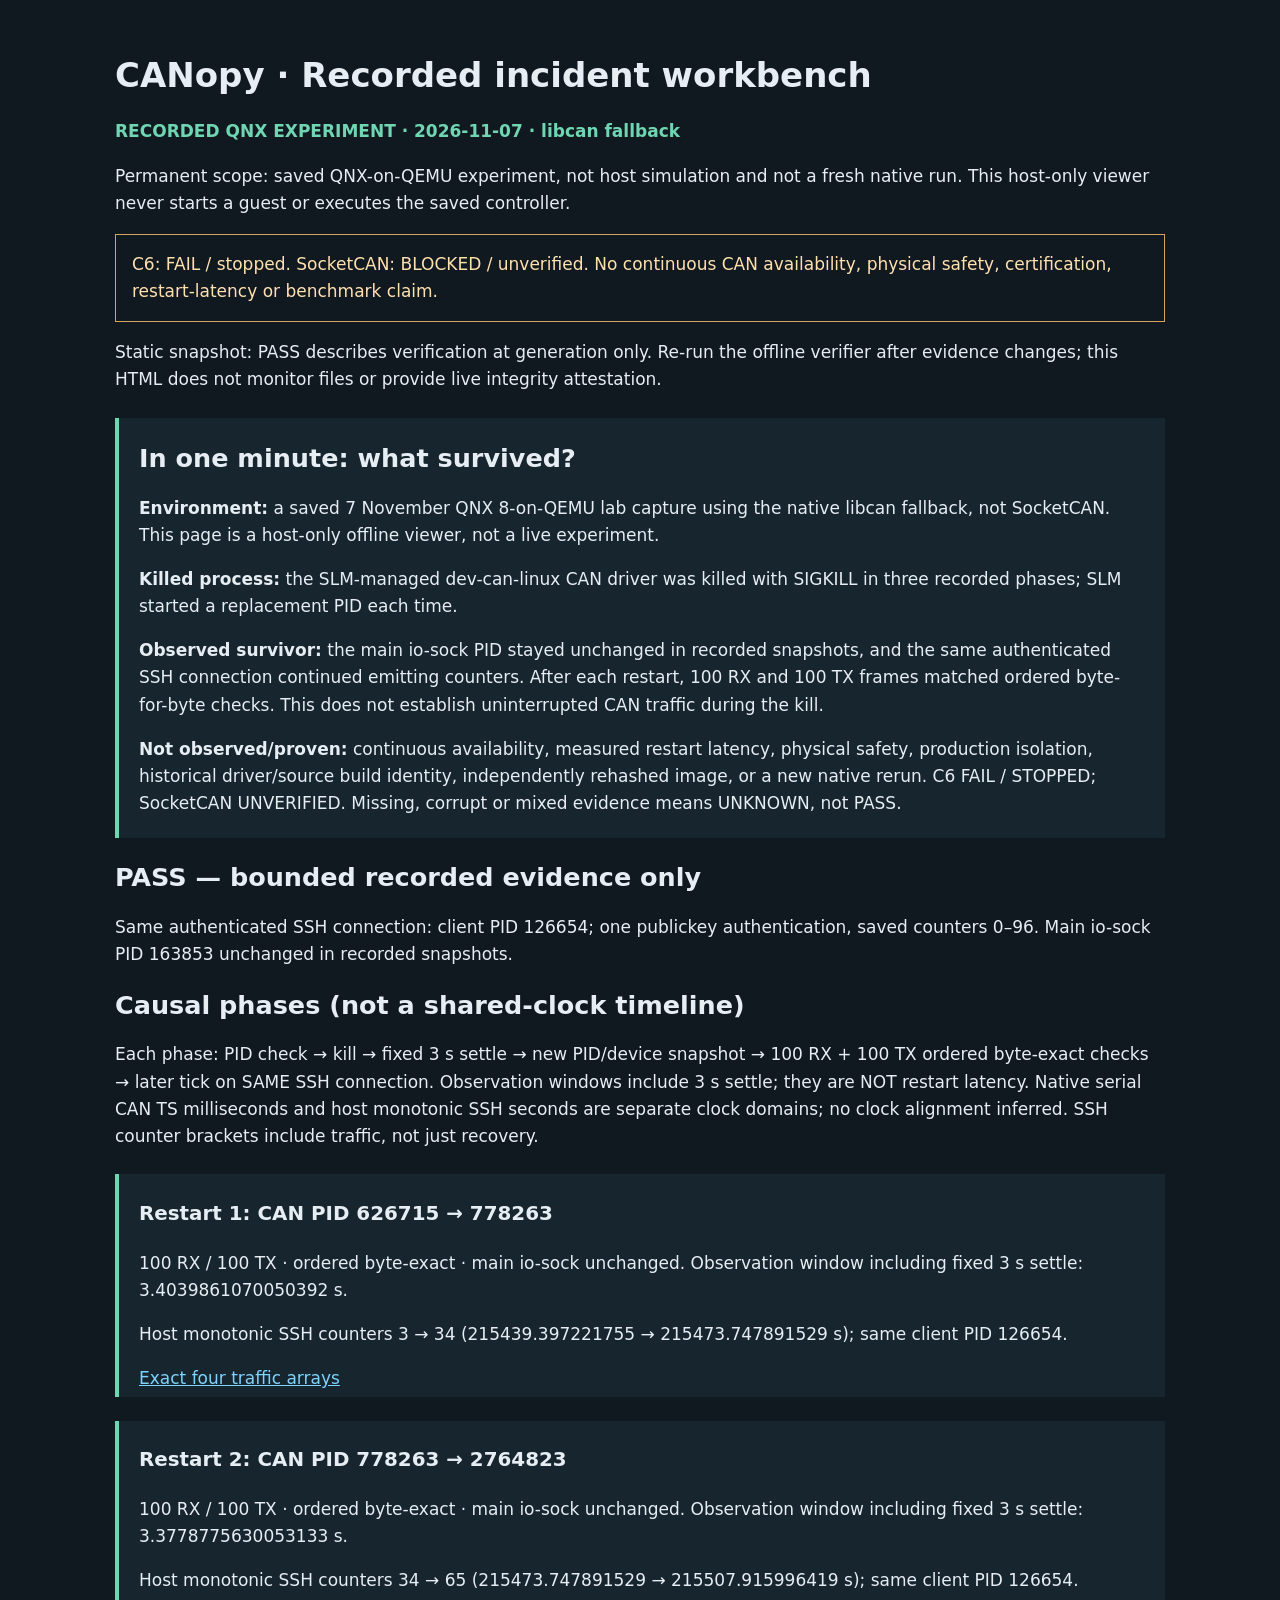
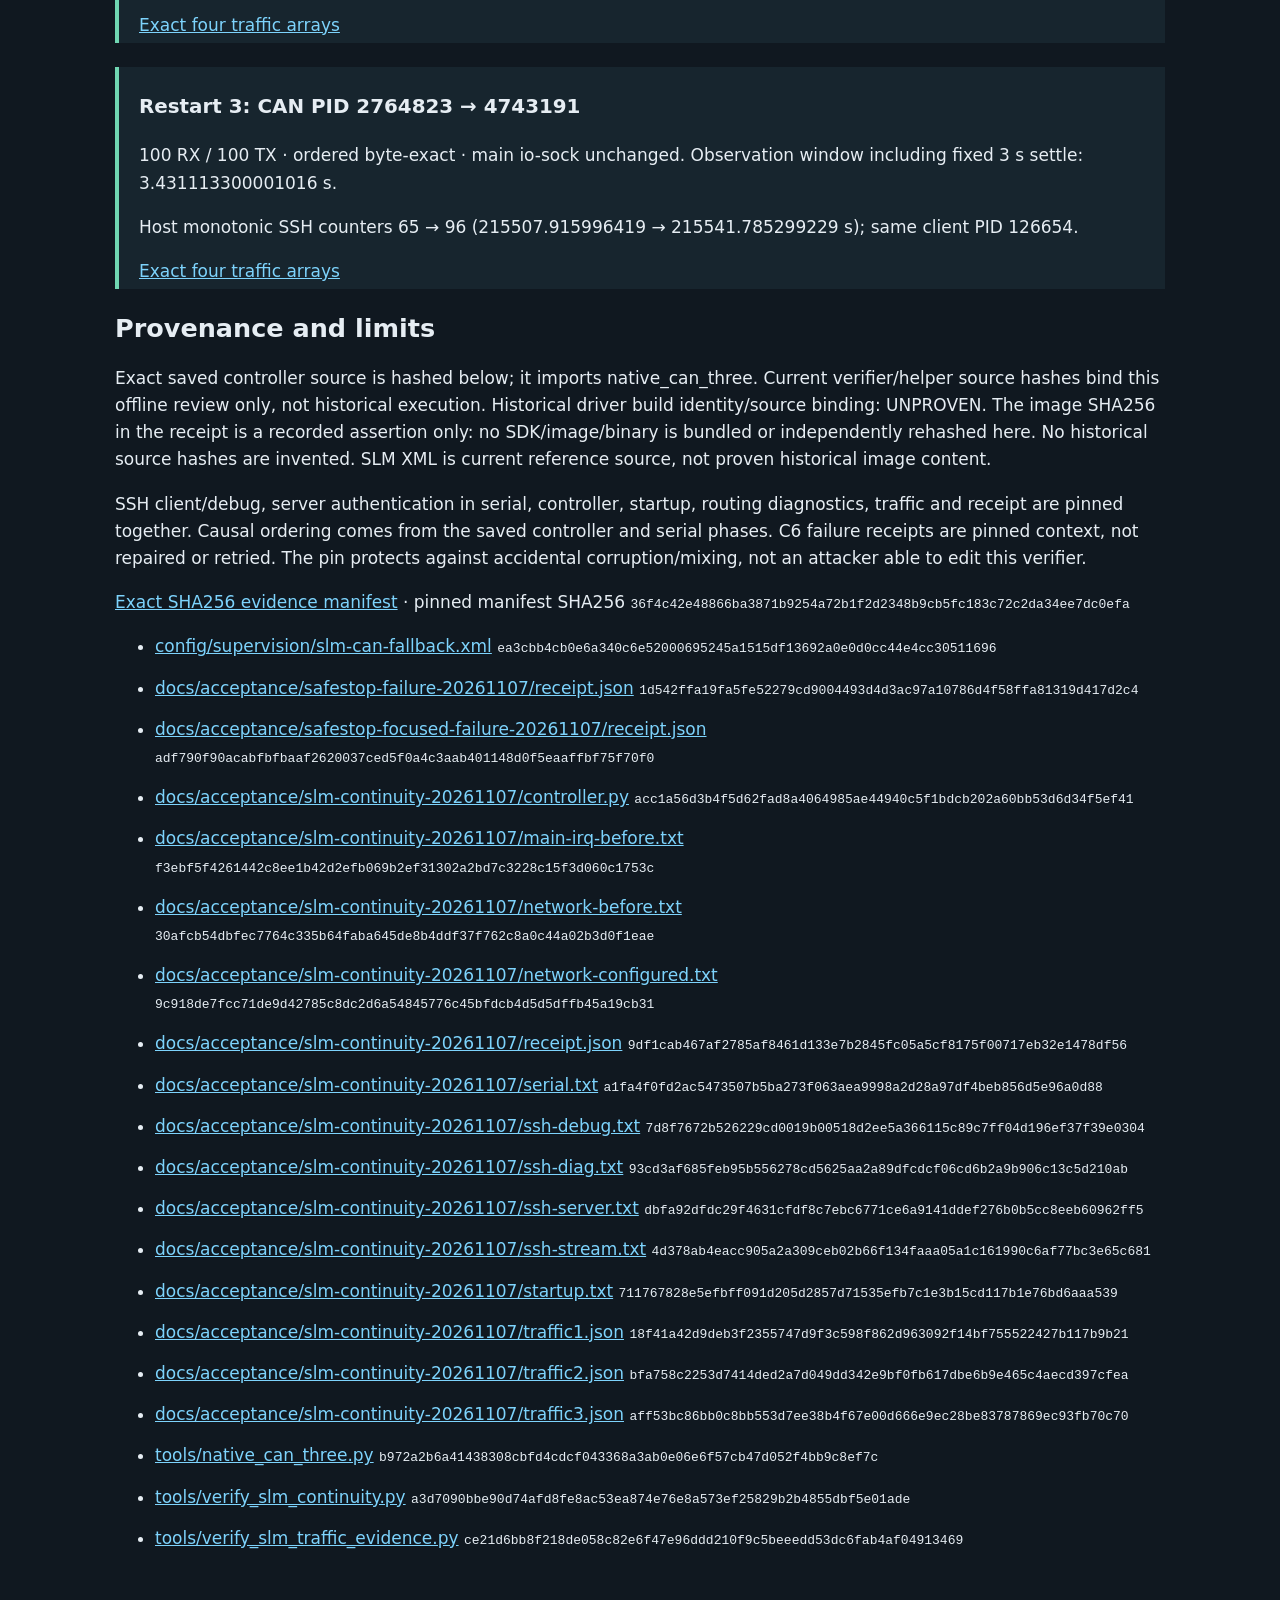
<file: docs/workbench/index.html>
<!doctype html><html lang="en"><head><meta charset="utf-8">
<meta name="viewport" content="width=device-width,initial-scale=1">
<meta http-equiv="Content-Security-Policy" content="default-src 'none'; style-src 'unsafe-inline'; base-uri 'none'; form-action 'none'">
<title>CANopy recorded incident workbench</title><style>
body{overflow-wrap:anywhere;background:#101820;color:#e6edf3;font:17px/1.6 system-ui,sans-serif;max-width:1050px;margin:auto;padding:32px}h1,h2{line-height:1.2}a{color:#7dd3fc}section{border-left:4px solid #70d6b2;padding:4px 20px;margin:24px 0;background:#17252e}.warning{border:1px solid #d5a45f;padding:16px;color:#ffe1ae}.tag{color:#70d6b2;font-weight:bold}code{overflow-wrap:anywhere;font-size:13px}li{margin:14px 0}pre{white-space:pre-wrap;overflow-wrap:anywhere}
</style></head><body><h1>CANopy · Recorded incident workbench</h1>
<p class="tag">RECORDED QNX EXPERIMENT · 2026-11-07 · libcan fallback</p>
<p>Permanent scope: saved QNX-on-QEMU experiment, not host simulation and not a fresh native run. This host-only viewer never starts a guest or executes the saved controller.</p>
<p class="warning">C6: FAIL / stopped. SocketCAN: BLOCKED / unverified. No continuous CAN availability, physical safety, certification, restart-latency or benchmark claim.</p>
<p>Static snapshot: PASS describes verification at generation only. Re-run the offline verifier after evidence changes; this HTML does not monitor files or provide live integrity attestation.</p>
<section aria-label="First-minute summary"><h2>In one minute: what survived?</h2>
<p><strong>Environment:</strong> a saved 7 November QNX 8-on-QEMU lab capture using the native libcan fallback, not SocketCAN. This page is a host-only offline viewer, not a live experiment.</p>
<p><strong>Killed process:</strong> the SLM-managed dev-can-linux CAN driver was killed with SIGKILL in three recorded phases; SLM started a replacement PID each time.</p>
<p><strong>Observed survivor:</strong> the main io-sock PID stayed unchanged in recorded snapshots, and the same authenticated SSH connection continued emitting counters. After each restart, 100 RX and 100 TX frames matched ordered byte-for-byte checks. This does not establish uninterrupted CAN traffic during the kill.</p>
<p><strong>Not observed/proven:</strong> continuous availability, measured restart latency, physical safety, production isolation, historical driver/source build identity, independently rehashed image, or a new native rerun. C6 FAIL / STOPPED; SocketCAN UNVERIFIED. Missing, corrupt or mixed evidence means UNKNOWN, not PASS.</p></section>
<h2>PASS — bounded recorded evidence only</h2>
<p>Same authenticated SSH connection: client PID 126654; one publickey authentication, saved counters 0–96. Main io-sock PID 163853 unchanged in recorded snapshots.</p>
<h2>Causal phases (not a shared-clock timeline)</h2>
<p>Each phase: PID check → kill → fixed 3 s settle → new PID/device snapshot → 100 RX + 100 TX ordered byte-exact checks → later tick on SAME SSH connection. Observation windows include 3 s settle; they are NOT restart latency. Native serial CAN TS milliseconds and host monotonic SSH seconds are separate clock domains; no clock alignment inferred. SSH counter brackets include traffic, not just recovery.</p>
<section><h3>Restart 1: CAN PID 626715 → 778263</h3>
<p>100 RX / 100 TX · ordered byte-exact · main io-sock unchanged. Observation window including fixed 3 s settle: 3.4039861070050392 s.</p>
<p>Host monotonic SSH counters 3 → 34 (215439.397221755 → 215473.747891529 s); same client PID 126654.</p>
<a href="../acceptance/slm-continuity-20261107/traffic1.json">Exact four traffic arrays</a>
</section>
<section><h3>Restart 2: CAN PID 778263 → 2764823</h3>
<p>100 RX / 100 TX · ordered byte-exact · main io-sock unchanged. Observation window including fixed 3 s settle: 3.3778775630053133 s.</p>
<p>Host monotonic SSH counters 34 → 65 (215473.747891529 → 215507.915996419 s); same client PID 126654.</p>
<a href="../acceptance/slm-continuity-20261107/traffic2.json">Exact four traffic arrays</a>
</section>
<section><h3>Restart 3: CAN PID 2764823 → 4743191</h3>
<p>100 RX / 100 TX · ordered byte-exact · main io-sock unchanged. Observation window including fixed 3 s settle: 3.431113300001016 s.</p>
<p>Host monotonic SSH counters 65 → 96 (215507.915996419 → 215541.785299229 s); same client PID 126654.</p>
<a href="../acceptance/slm-continuity-20261107/traffic3.json">Exact four traffic arrays</a>
</section>
<h2>Provenance and limits</h2>
<p>Exact saved controller source is hashed below; it imports native_can_three. Current verifier/helper source hashes bind this offline review only, not historical execution. Historical driver build identity/source binding: UNPROVEN. The image SHA256 in the receipt is a recorded assertion only: no SDK/image/binary is bundled or independently rehashed here. No historical source hashes are invented. SLM XML is current reference source, not proven historical image content.</p>
<p>SSH client/debug, server authentication in serial, controller, startup, routing diagnostics, traffic and receipt are pinned together. Causal ordering comes from the saved controller and serial phases. C6 failure receipts are pinned context, not repaired or retried. The pin protects against accidental corruption/mixing, not an attacker able to edit this verifier.</p>
<p><a href="recorded-manifest.json">Exact SHA256 evidence manifest</a> · pinned manifest SHA256 <code>36f4c42e48866ba3871b9254a72b1f2d2348b9cb5fc183c72c2da34ee7dc0efa</code></p>
<ul>
<li><a href="../../config/supervision/slm-can-fallback.xml">config/supervision/slm-can-fallback.xml</a> <code>ea3cbb4cb0e6a340c6e52000695245a1515df13692a0e0d0cc44e4cc30511696</code></li>
<li><a href="../acceptance/safestop-failure-20261107/receipt.json">docs/acceptance/safestop-failure-20261107/receipt.json</a> <code>1d542ffa19fa5fe52279cd9004493d4d3ac97a10786d4f58ffa81319d417d2c4</code></li>
<li><a href="../acceptance/safestop-focused-failure-20261107/receipt.json">docs/acceptance/safestop-focused-failure-20261107/receipt.json</a> <code>adf790f90acabfbfbaaf2620037ced5f0a4c3aab401148d0f5eaaffbf75f70f0</code></li>
<li><a href="../acceptance/slm-continuity-20261107/controller.py">docs/acceptance/slm-continuity-20261107/controller.py</a> <code>acc1a56d3b4f5d62fad8a4064985ae44940c5f1bdcb202a60bb53d6d34f5ef41</code></li>
<li><a href="../acceptance/slm-continuity-20261107/main-irq-before.txt">docs/acceptance/slm-continuity-20261107/main-irq-before.txt</a> <code>f3ebf5f4261442c8ee1b42d2efb069b2ef31302a2bd7c3228c15f3d060c1753c</code></li>
<li><a href="../acceptance/slm-continuity-20261107/network-before.txt">docs/acceptance/slm-continuity-20261107/network-before.txt</a> <code>30afcb54dbfec7764c335b64faba645de8b4ddf37f762c8a0c44a02b3d0f1eae</code></li>
<li><a href="../acceptance/slm-continuity-20261107/network-configured.txt">docs/acceptance/slm-continuity-20261107/network-configured.txt</a> <code>9c918de7fcc71de9d42785c8dc2d6a54845776c45bfdcb4d5d5dffb45a19cb31</code></li>
<li><a href="../acceptance/slm-continuity-20261107/receipt.json">docs/acceptance/slm-continuity-20261107/receipt.json</a> <code>9df1cab467af2785af8461d133e7b2845fc05a5cf8175f00717eb32e1478df56</code></li>
<li><a href="../acceptance/slm-continuity-20261107/serial.txt">docs/acceptance/slm-continuity-20261107/serial.txt</a> <code>a1fa4f0fd2ac5473507b5ba273f063aea9998a2d28a97df4beb856d5e96a0d88</code></li>
<li><a href="../acceptance/slm-continuity-20261107/ssh-debug.txt">docs/acceptance/slm-continuity-20261107/ssh-debug.txt</a> <code>7d8f7672b526229cd0019b00518d2ee5a366115c89c7ff04d196ef37f39e0304</code></li>
<li><a href="../acceptance/slm-continuity-20261107/ssh-diag.txt">docs/acceptance/slm-continuity-20261107/ssh-diag.txt</a> <code>93cd3af685feb95b556278cd5625aa2a89dfcdcf06cd6b2a9b906c13c5d210ab</code></li>
<li><a href="../acceptance/slm-continuity-20261107/ssh-server.txt">docs/acceptance/slm-continuity-20261107/ssh-server.txt</a> <code>dbfa92dfdc29f4631cfdf8c7ebc6771ce6a9141ddef276b0b5cc8eeb60962ff5</code></li>
<li><a href="../acceptance/slm-continuity-20261107/ssh-stream.txt">docs/acceptance/slm-continuity-20261107/ssh-stream.txt</a> <code>4d378ab4eacc905a2a309ceb02b66f134faaa05a1c161990c6af77bc3e65c681</code></li>
<li><a href="../acceptance/slm-continuity-20261107/startup.txt">docs/acceptance/slm-continuity-20261107/startup.txt</a> <code>711767828e5efbff091d205d2857d71535efb7c1e3b15cd117b1e76bd6aaa539</code></li>
<li><a href="../acceptance/slm-continuity-20261107/traffic1.json">docs/acceptance/slm-continuity-20261107/traffic1.json</a> <code>18f41a42d9deb3f2355747d9f3c598f862d963092f14bf755522427b117b9b21</code></li>
<li><a href="../acceptance/slm-continuity-20261107/traffic2.json">docs/acceptance/slm-continuity-20261107/traffic2.json</a> <code>bfa758c2253d7414ded2a7d049dd342e9bf0fb617dbe6b9e465c4aecd397cfea</code></li>
<li><a href="../acceptance/slm-continuity-20261107/traffic3.json">docs/acceptance/slm-continuity-20261107/traffic3.json</a> <code>aff53bc86bb0c8bb553d7ee38b4f67e00d666e9ec28be83787869ec93fb70c70</code></li>
<li><a href="../../tools/native_can_three.py">tools/native_can_three.py</a> <code>b972a2b6a41438308cbfd4cdcf043368a3ab0e06e6f57cb47d052f4bb9c8ef7c</code></li>
<li><a href="../../tools/verify_slm_continuity.py">tools/verify_slm_continuity.py</a> <code>a3d7090bbe90d74afd8fe8ac53ea874e76e8a573ef25829b2b4855dbf5e01ade</code></li>
<li><a href="../../tools/verify_slm_traffic_evidence.py">tools/verify_slm_traffic_evidence.py</a> <code>ce21d6bb8f218de058c82e6f47e96ddd210f9c5beeedd53dc6fab4af04913469</code></li>
</ul></body></html>
</file>
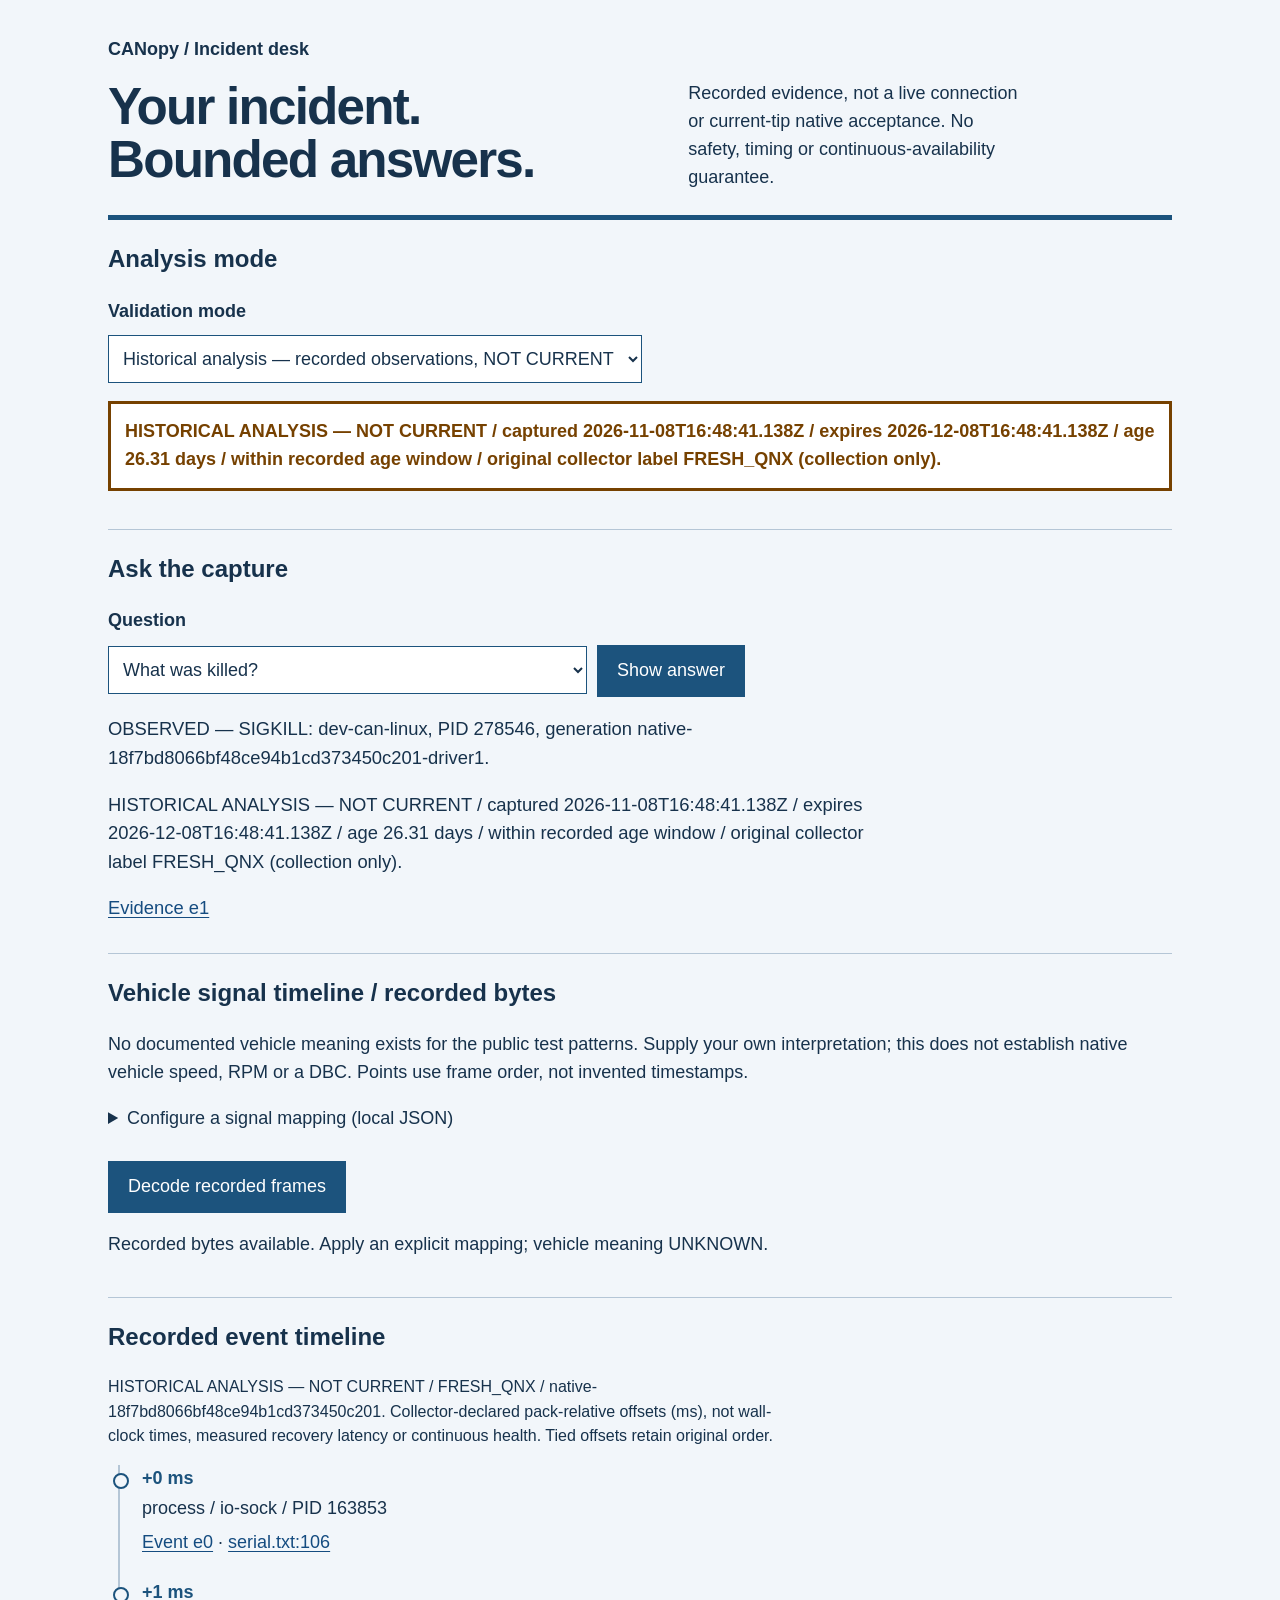
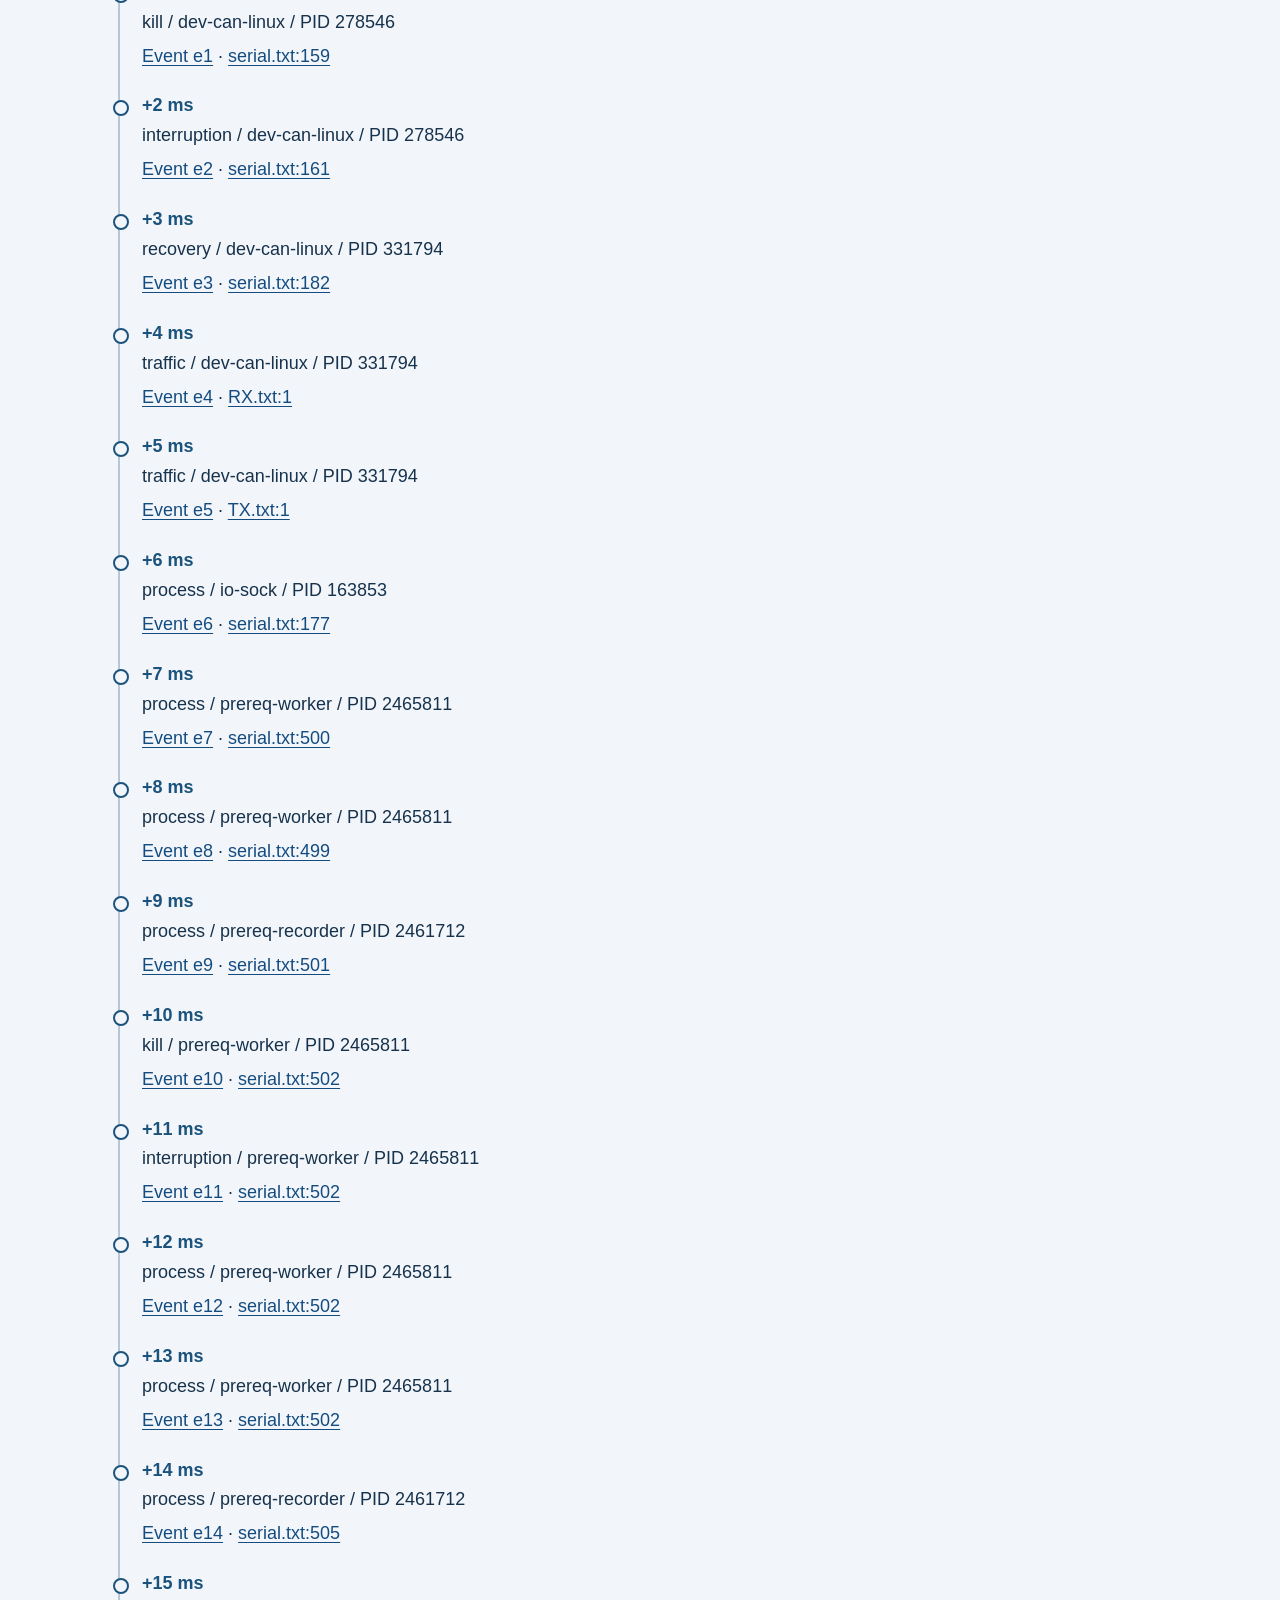
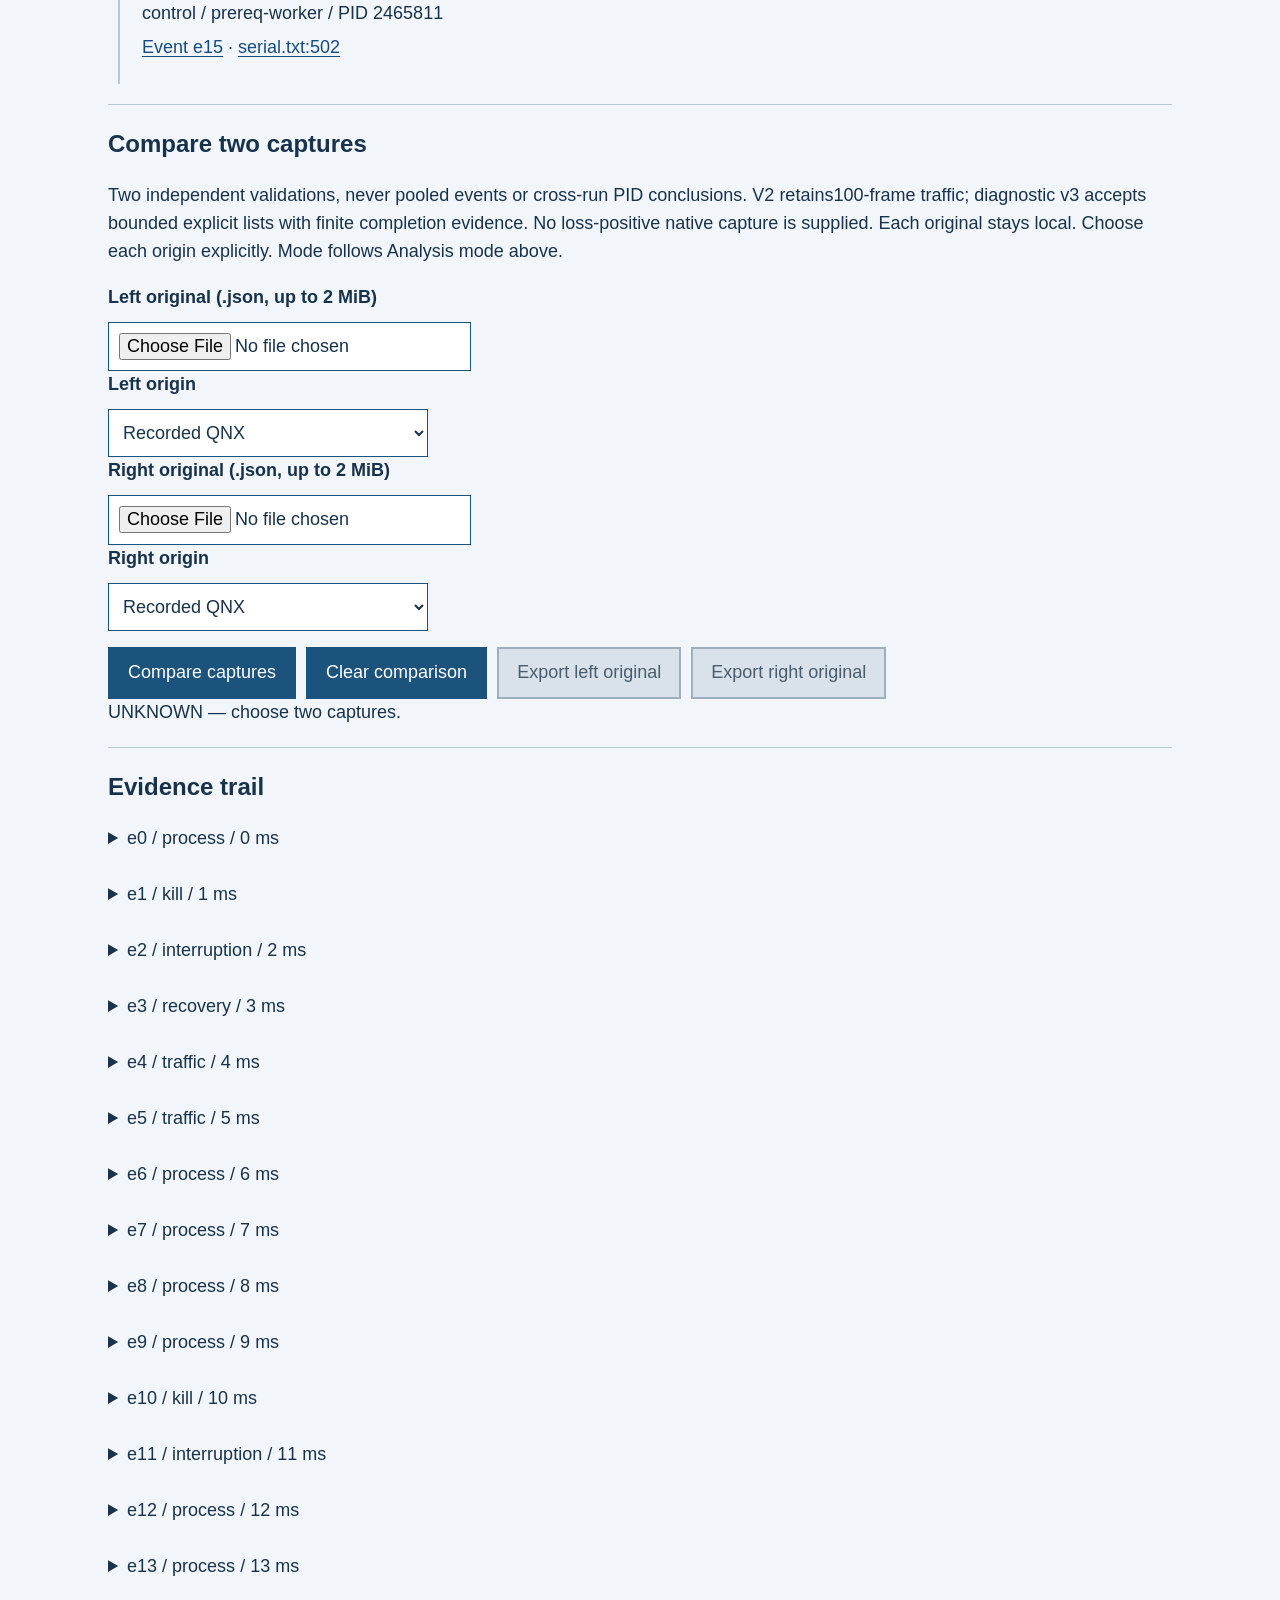
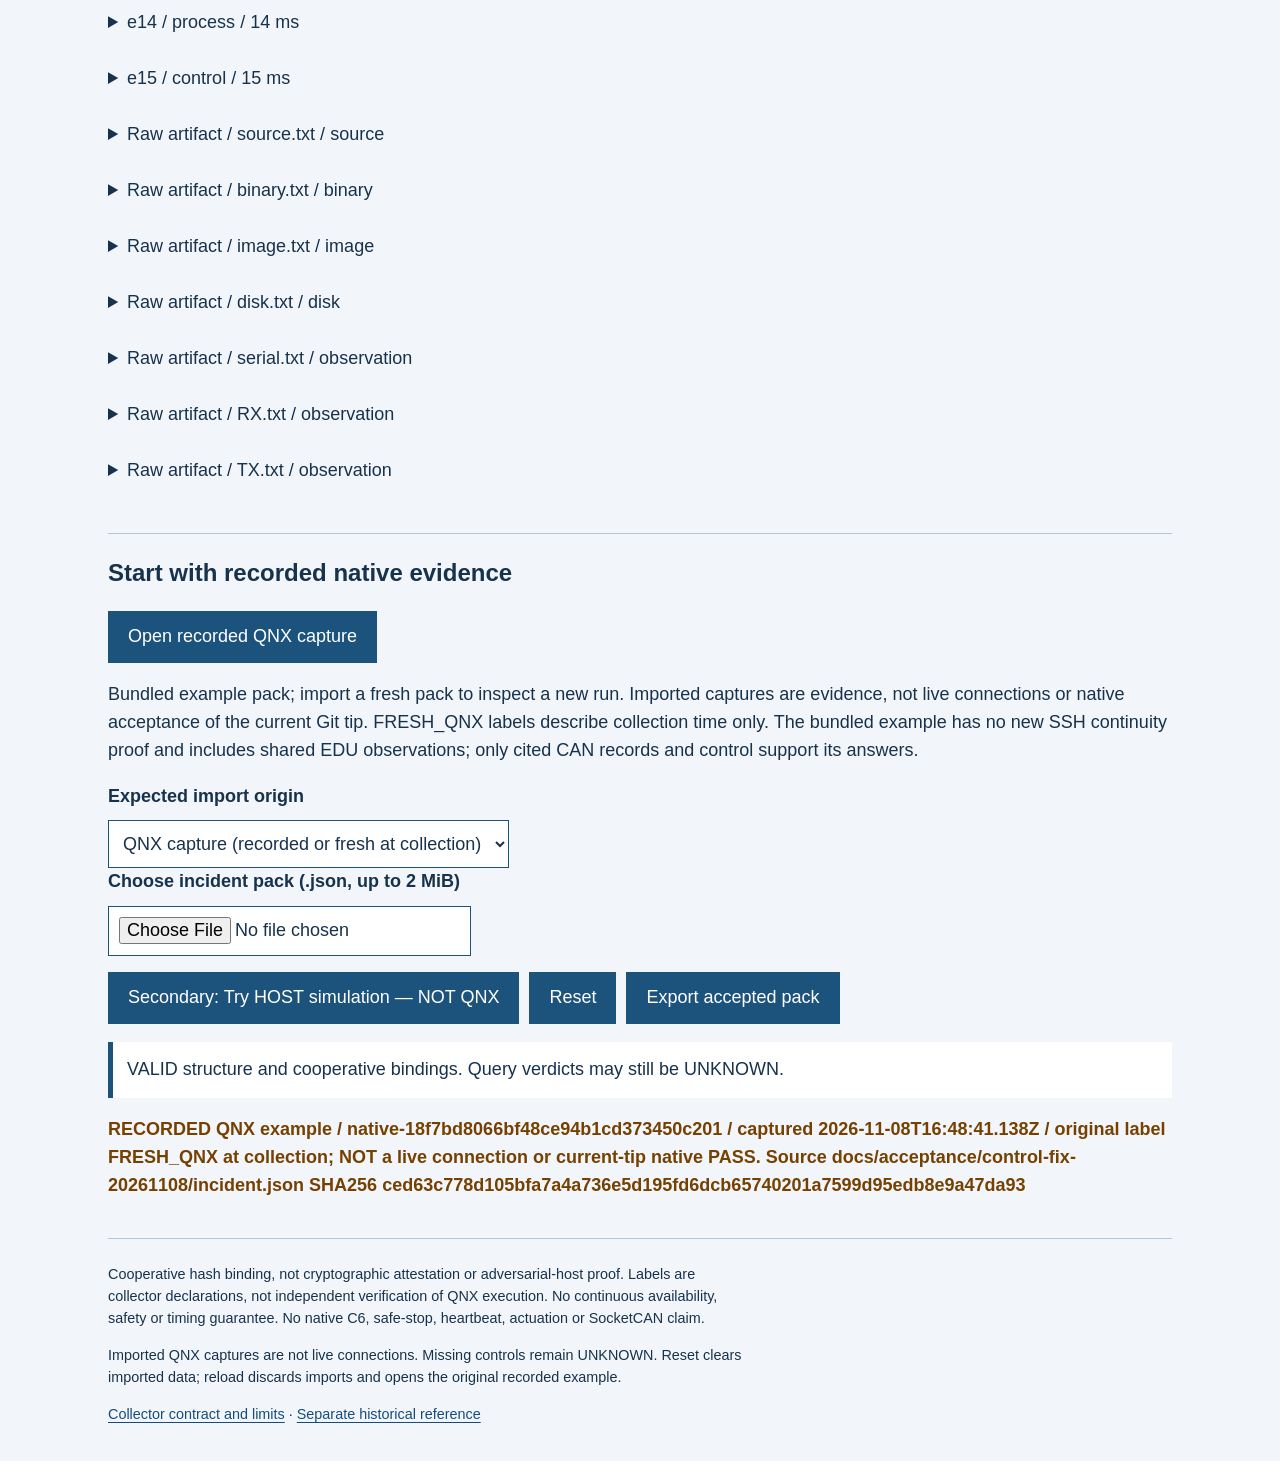
<file: web/incident-pack/index.html>
<!doctype html>
<html lang="en"><meta charset="utf-8"><meta name="viewport" content="width=device-width,initial-scale=1"><meta http-equiv="Content-Security-Policy" content="default-src 'none'; script-src 'self'; style-src 'self'; connect-src 'none'; img-src 'none'; base-uri 'none'; form-action 'none'"><title>CANopy | Your incident, bounded answers</title><link rel="stylesheet" href="style.css">
<body><main><header><p>CANopy / Incident desk</p><h1>Your incident.<br>Bounded answers.</h1><p>Recorded evidence, not a live connection or current-tip native acceptance. No safety, timing or continuous-availability guarantee.</p></header>
<section aria-labelledby="analysis-title"><h2 id="analysis-title">Analysis mode</h2><label for="analysis-mode">Validation mode</label><select id="analysis-mode"><option value="strict">Strict — age expiration enforced</option><option value="historical">Historical analysis — recorded observations, NOT CURRENT</option></select><p id="scope" role="status" aria-live="polite">NOT CURRENT. Recorded evidence only.</p></section>
<section aria-labelledby="query-title"><h2 id="query-title">Ask the capture</h2><label for="question">Question</label><select id="question"><option value="killed">What was killed?</option><option value="recovery">Was interruption and recovery observed?</option><option value="survivors">What survived?</option><option value="isolation">Does the control support a bounded isolation contrast?</option></select><button id="ask" disabled>Show answer</button><article id="answer" aria-live="polite">Open the recorded QNX capture or import a matching pack.</article></section>
<section aria-labelledby="signal-title"><h2 id="signal-title">Vehicle signal timeline / recorded bytes</h2><p>No documented vehicle meaning exists for the public test patterns. Supply your own interpretation; this does not establish native vehicle speed, RPM or a DBC. Points use frame order, not invented timestamps.</p><details><summary>Configure a signal mapping (local JSON)</summary><label for="signal-mapping">Explicit byte-aligned mapping / up to eight signals</label><textarea id="signal-mapping" rows="15" maxlength="8192" spellcheck="false"></textarea><p>Byte offsets are zero-based; length 1–4 bytes within the eight-byte payload. Endian, sign, scale, offset, unit and physical bounds are mandatory. No bit-level DBC conventions are implied.</p><button id="signal-example">Restore illustrative recorder-byte mapping</button></details><button id="signal-apply">Decode recorded frames</button><p id="signal-summary" role="status" aria-live="polite">UNKNOWN — no accepted capture.</p><div id="signal-results"></div></section><section aria-labelledby="timeline-title"><h2 id="timeline-title">Recorded event timeline</h2><p id="timeline-scope">No accepted capture. Timeline cleared.</p><ol id="timeline-events" aria-label="Accepted capture events"></ol></section>
<section aria-labelledby="compare-title"><h2 id="compare-title">Compare two captures</h2><p>Two independent validations, never pooled events or cross-run PID conclusions. V2 retains100-frame traffic; diagnostic v3 accepts bounded explicit lists with finite completion evidence. No loss-positive native capture is supplied. Each original stays local. Choose each origin explicitly. Mode follows Analysis mode above.</p><label for="compare-left">Left original (.json, up to 2 MiB)</label><input id="compare-left" type="file" accept=".json,application/json"><label for="compare-left-origin">Left origin</label><select id="compare-left-origin"><option value="native">Recorded QNX</option><option value="host">HOST / SYNTHETIC — NOT QNX</option></select><label for="compare-right">Right original (.json, up to 2 MiB)</label><input id="compare-right" type="file" accept=".json,application/json"><label for="compare-right-origin">Right origin</label><select id="compare-right-origin"><option value="native">Recorded QNX</option><option value="host">HOST / SYNTHETIC — NOT QNX</option></select><div class="actions"><button id="compare-run">Compare captures</button><button id="compare-clear">Clear comparison</button><button id="compare-export-left" disabled>Export left original</button><button id="compare-export-right" disabled>Export right original</button></div><div id="comparison" role="status" aria-live="polite">UNKNOWN — choose two captures.</div></section><section><h2>Evidence trail</h2><div id="evidence">Evidence links appear with an accepted pack.</div></section>
<section aria-labelledby="import-title"><h2 id="import-title">Start with recorded native evidence</h2><button id="native">Open recorded QNX capture</button><p>Bundled example pack; import a fresh pack to inspect a new run. Imported captures are evidence, not live connections or native acceptance of the current Git tip. FRESH_QNX labels describe collection time only. The bundled example has no new SSH continuity proof and includes shared EDU observations; only cited CAN records and control support its answers.</p><label for="origin-filter">Expected import origin</label><select id="origin-filter"><option value="native">QNX capture (recorded or fresh at collection)</option><option value="host">HOST simulation — NOT QNX</option></select><label for="file">Choose incident pack (.json, up to 2 MiB)</label><input type="file" id="file" accept=".json,application/json"><div class="actions"><button id="sample">Secondary: Try HOST simulation — NOT QNX</button><button id="reset">Reset</button><button id="export" disabled>Export accepted pack</button></div><p id="status" role="status" aria-live="polite">No pack loaded. Everything stays in this tab; no upload or network access.</p><p id="environment"></p></section>
<footer><p>Cooperative hash binding, not cryptographic attestation or adversarial-host proof. Labels are collector declarations, not independent verification of QNX execution. No continuous availability, safety or timing guarantee. No native C6, safe-stop, heartbeat, actuation or SocketCAN claim.</p><p>Imported QNX captures are not live connections. Missing controls remain UNKNOWN. Reset clears imported data; reload discards imports and opens the original recorded example.</p><a href="../../docs/incident-pack.md">Collector contract and limits</a> · <a href="../../docs/incident-workbench.md">Separate historical reference</a></footer>
</main><script src="../../tools/incident_pack/core.js"></script><script src="../../tools/incident_pack/fixture.js"></script><script src="recorded-example.js"></script><script src="../../tools/incident_pack/compare.js"></script><script src="comparison.js"></script><script src="timeline.js"></script><script src="../../tools/incident_pack/signals.js"></script><script src="signals.js"></script><script src="app.js"></script></body></html>
</file>
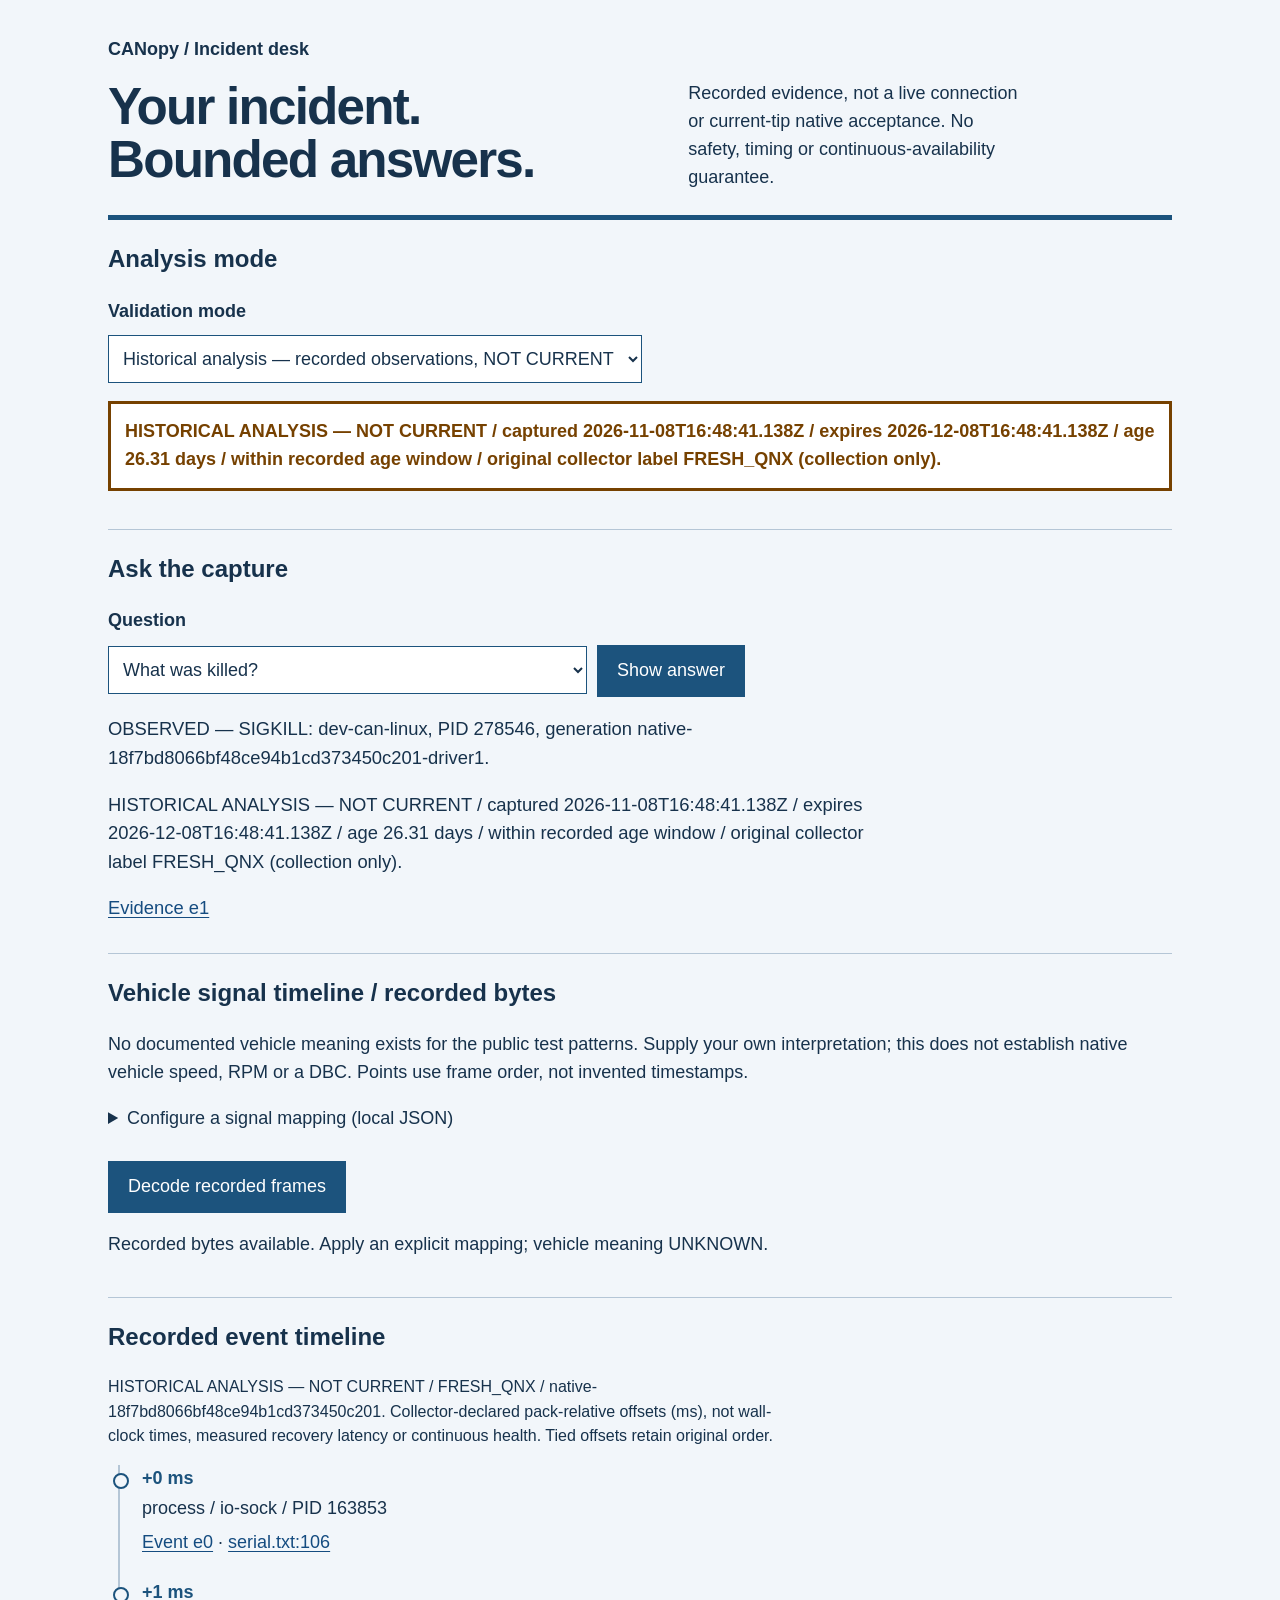
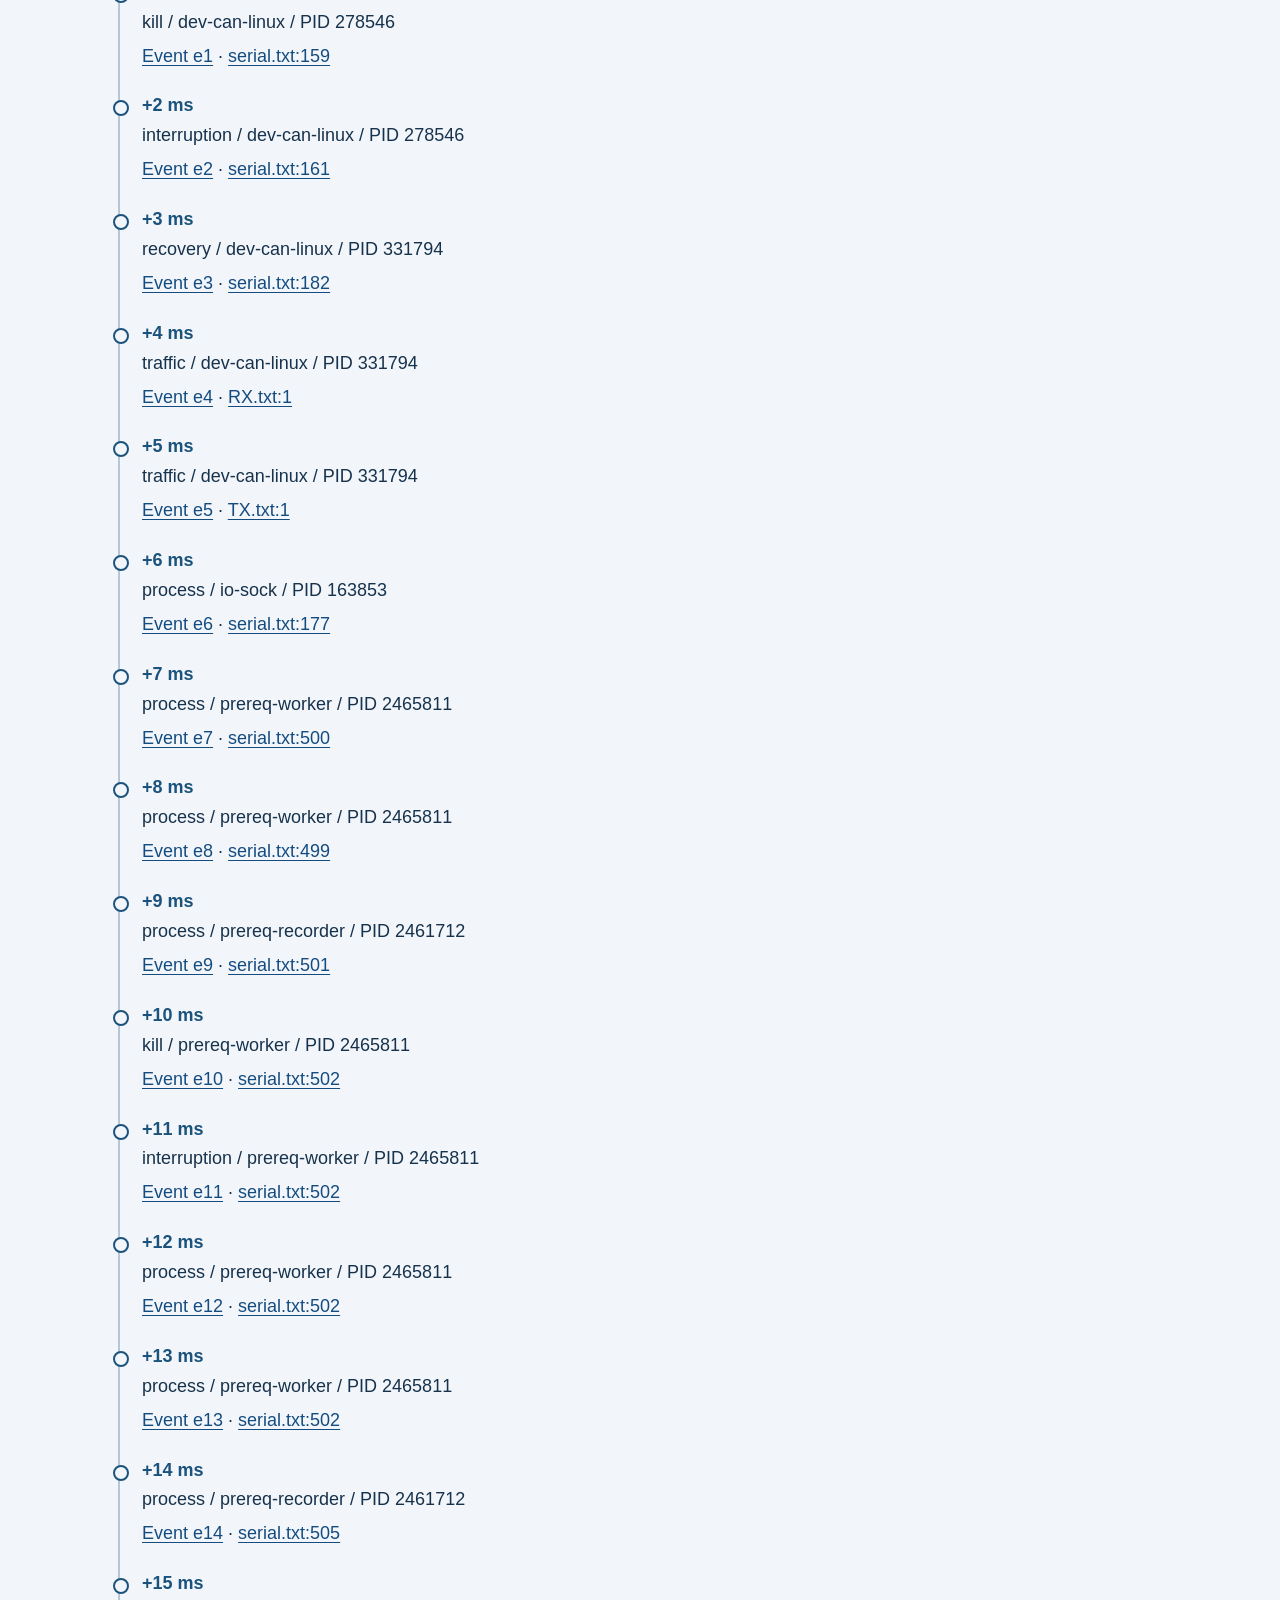
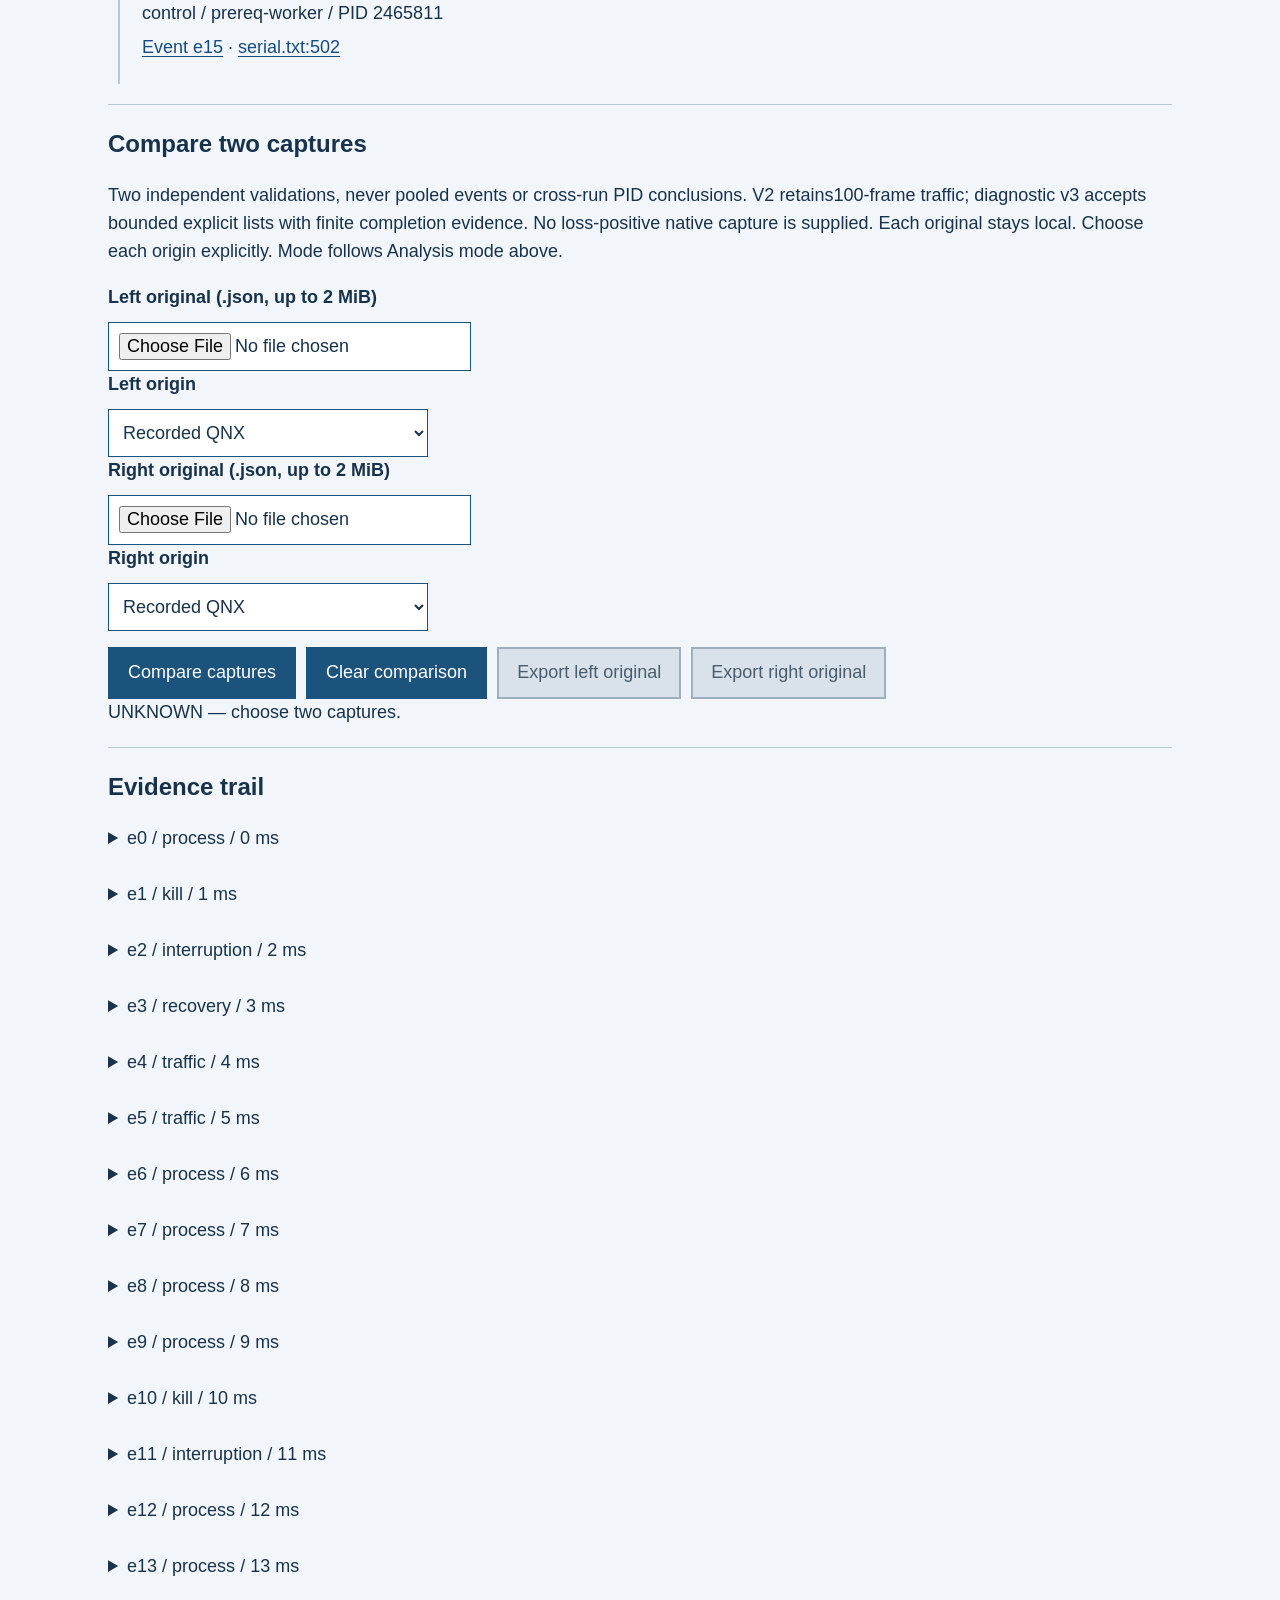
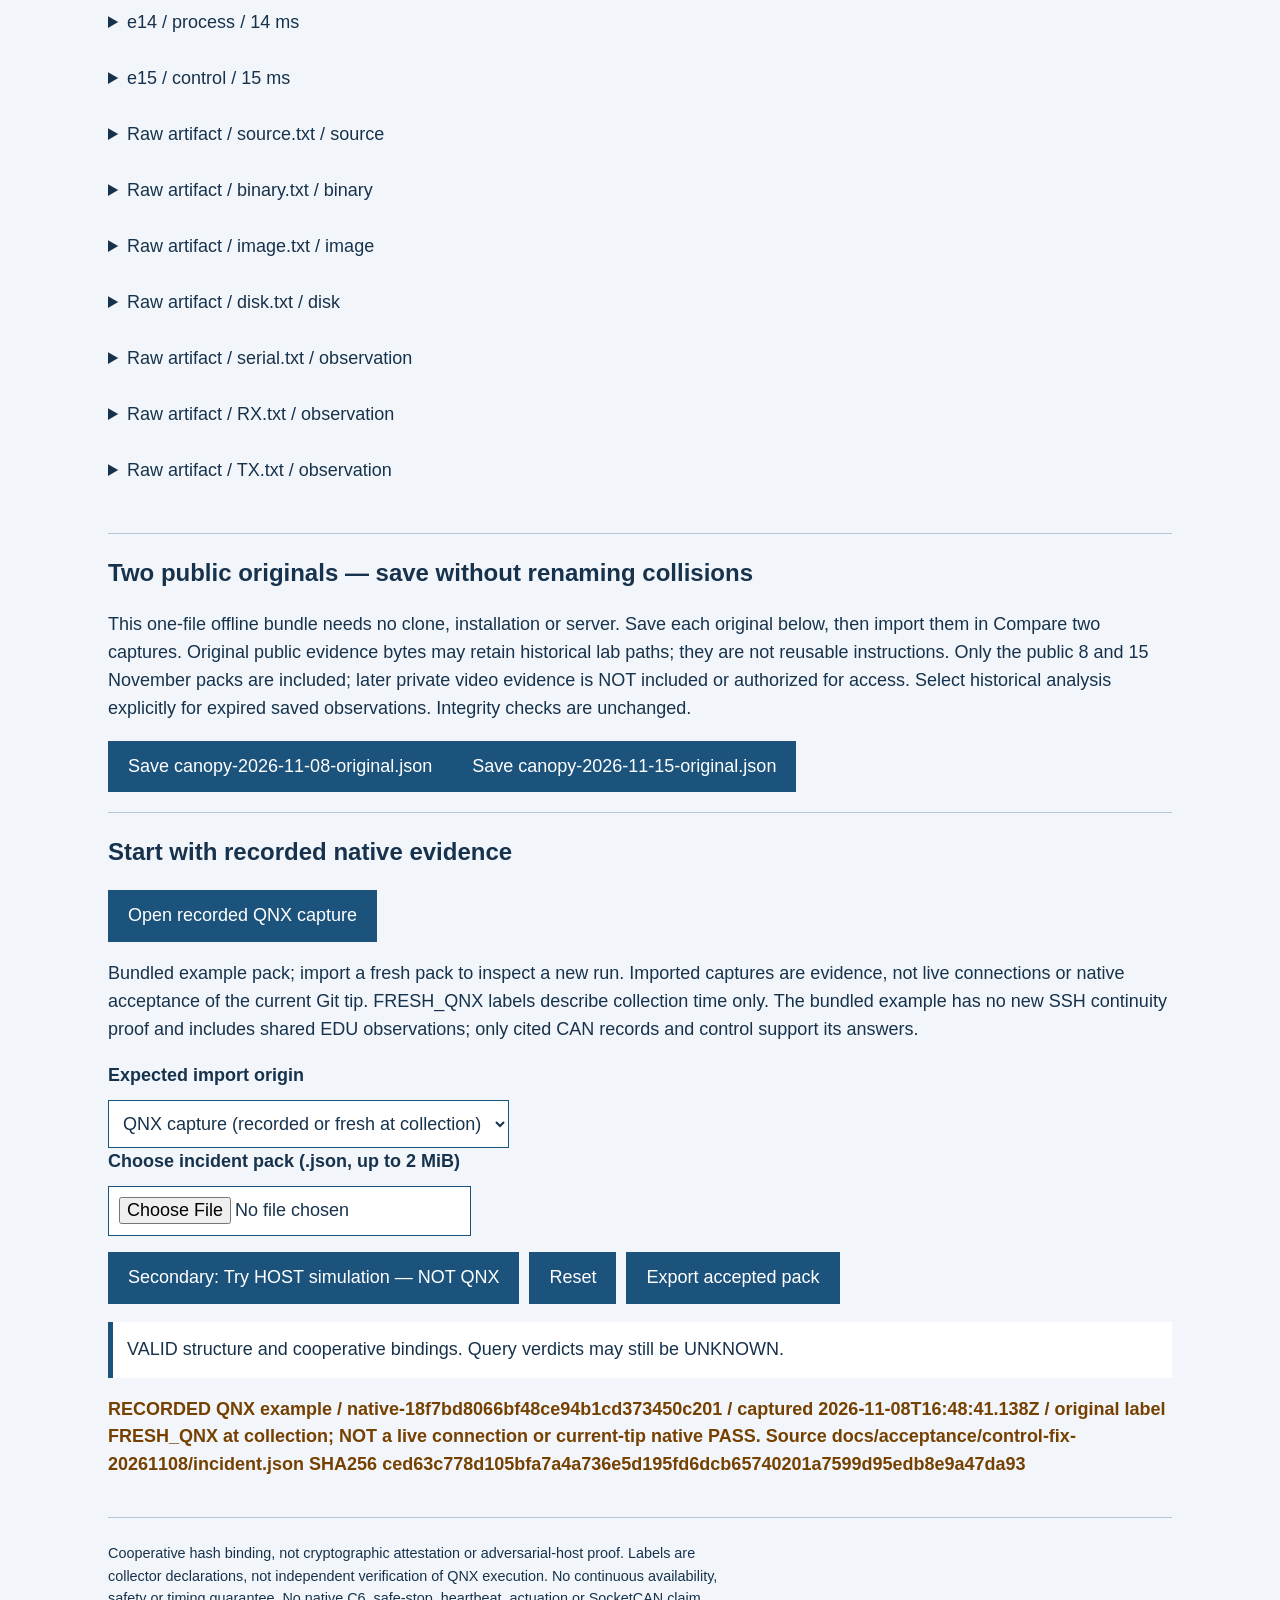
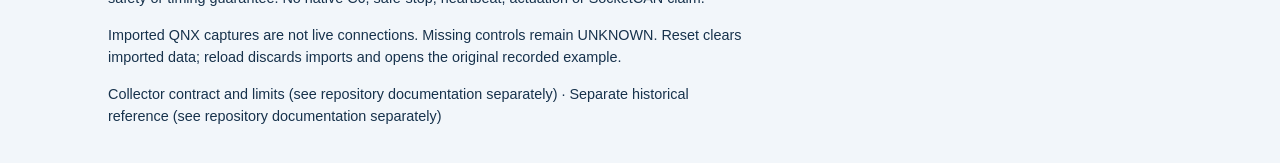
<file: docs/downloads/canopy-incident-desk.html>
<!doctype html>
<html lang="en"><meta charset="utf-8"><meta name="viewport" content="width=device-width,initial-scale=1"><meta http-equiv="Content-Security-Policy" content="default-src 'none'; script-src 'sha256-OMaGBR0BstXoh/op5vodps27s3i8KyJAAeJzpgaaIvc=' 'sha256-qVQrF0Mk+8tYL6a42mBFvRnBeDLuunHFZr83lnxgyl0=' 'sha256-ie6ZJeqrhhjhERDqQesNegYFyHhNFZWsxwqWXvWz3qU=' 'sha256-HXTIN16SeDgW0evmE5q0xhx51uCdCORP9Cj+3f2w17E=' 'sha256-+rkBqddktUh0MeUG/+2dpbKcJP+2+sOdt+jhd+IkiUI=' 'sha256-lOAh6/zDP2zuT0RuhYTRBvRNJo5np1sXDFkEyj4XIKY=' 'sha256-KWb2yhYcGw/FOZMbCV8dFF1jjxlk6w3SQcvDyTf53B0=' 'sha256-rkmreVeqk6BiWu5CHyJEQxhhj8ZlappcM65R5/wW7v8=' 'sha256-ZoXLtOco2PBJekIdW04mZ1W8jaGIU19g5j+ivr5DIIU=' 'sha256-ahHq717QZqXdjg0CfRhtkkcmNxVhwj8gB8iE2OWoF38='; style-src 'sha256-ZoA6pBsWocGbxl6iRuGdqxU8bYq9cBKmqVDWfETAcWc='; connect-src 'none'; img-src 'none'; base-uri 'none'; form-action 'none'"><title>CANopy | Your incident, bounded answers</title><style>:root{color-scheme:light;--ink:#17324c;--paper:#f2f6fa;--blue:#1c537d;--line:#b5c6d6;--alert:#764100;--white:#fff}*{box-sizing:border-box}body{margin:0;background:var(--paper);color:var(--ink);font:18px/1.55 'Trebuchet MS',Arial,sans-serif}main{max-width:1120px;margin:auto;padding:36px 28px}header{display:grid;grid-template-columns:1.15fr 1fr;gap:0 40px;border-bottom:5px solid var(--blue);padding-bottom:30px}header>p:first-child{grid-column:1/-1;font-weight:bold}h1{font-size:clamp(2.5rem,6vw,4.6rem);line-height:1.04;letter-spacing:-.035em;margin:12px 0}header>p:last-child{align-self:end;max-width:34ch}h2{font-size:1.5rem;margin-top:0}section{padding:28px 0;border-bottom:1px solid var(--line)}label{display:block;font-weight:bold;margin-bottom:10px}input,select,button{font:inherit;max-width:100%;min-height:48px}input,select{padding:10px;background:var(--white);color:var(--ink);border:1px solid var(--blue)}button{padding:10px 18px;background:var(--blue);color:white;border:2px solid var(--blue);cursor:pointer}button:disabled{background:#d9e2ea;color:#475d70;border-color:#9eafbd;cursor:default}.actions{display:flex;flex-wrap:wrap;gap:10px;margin-top:16px}select{margin-right:10px}#status{padding:14px;border-left:5px solid var(--blue);background:white}#environment{font-weight:bold;color:var(--alert)}article{padding:22px 0;font-size:1.15rem;max-width:75ch}a{color:#154c80;text-underline-offset:3px}a,pre,p{overflow-wrap:anywhere}pre{white-space:pre-wrap;background:white;padding:14px;font-size:14px}details{margin:12px 0}summary{cursor:pointer;min-height:44px}footer{font-size:.9rem;max-width:80ch;margin-top:24px}:focus-visible{outline:3px solid #a64900;outline-offset:4px}@media(max-width:600px){main{padding:20px 16px}header{display:block}header>p:last-child{max-width:100%}select{width:100%;margin-bottom:12px}button{width:100%}.actions{display:grid}h1{font-size:3rem}}

/* Historical mode remains conspicuous above every query. */
#scope{padding:14px;border:3px solid var(--alert);color:var(--alert);background:#fff;font-weight:bold}
/* Answers precede secondary import/provenance tools. */
header{padding-bottom:16px;gap:0 24px}header>p:first-child{margin:0 0 8px}h1{font-size:clamp(2rem,4vw,3.4rem);margin:8px 0}header>p:last-child{margin:8px 0}section{padding:20px 0}article{padding:10px 0}article>p:first-child{margin-top:8px}select{min-width:0}details,article,section{min-width:0}
@media(max-width:600px){main{padding:16px}h1{font-size:2rem}header{padding-bottom:12px}header>p:last-child{font-size:1rem;line-height:1.4}section{padding:16px 0}h2{margin-bottom:12px}#question{font-size:1rem}article{font-size:1rem}}

/* Recorded evidence rail, below questions: never implies live progress. */
#timeline-events{list-style:none;margin:16px 0 0 10px;padding:0 0 0 22px;border-left:2px solid var(--line)}#timeline-events li{position:relative;padding:0 0 22px;overflow-wrap:anywhere}#timeline-events li::before{content:"";position:absolute;left:-29px;top:8px;width:12px;height:12px;border:2px solid var(--blue);border-radius:50%;background:var(--paper)}#timeline-events p{margin:2px 0 6px}.timeline-offset{font-weight:bold;color:var(--blue)}#timeline-scope{max-width:78ch;font-size:1rem}
@media(max-width:600px){header>p:first-child{font-size:.9rem}header>p:last-child{margin:4px 0}#scope{padding:8px;font-size:.9rem;line-height:1.35}section[aria-labelledby=analysis-title]{padding:10px 0}section[aria-labelledby=analysis-title] h2{margin-bottom:6px}section[aria-labelledby=analysis-title] label{margin-bottom:4px}#analysis-mode{font-size:.9rem;margin-bottom:0}section[aria-labelledby=query-title]{padding-top:12px}}

/* Samples, not a continuous trace: no interpolation or live animation. */
#signal-mapping{width:100%;font:14px/1.5 monospace;padding:12px;color:var(--ink);background:white;border:1px solid var(--blue)}
.signal-chart{border-left:2px solid var(--blue);border-bottom:2px solid var(--blue);background:white}.signal-chart svg{display:block;width:100%;max-height:200px}.signal-chart circle{fill:#1c537d}
#signal-results article{max-width:100%;border-top:2px solid var(--line)}#signal-results table{width:100%;border-collapse:collapse;table-layout:fixed;font-size:.85rem}#signal-results th,#signal-results td{padding:8px;text-align:left;vertical-align:top;border-bottom:1px solid var(--line);overflow-wrap:anywhere}#signal-results small{display:block;font-size:.7rem}
</style>
<body><main><header><p>CANopy / Incident desk</p><h1>Your incident.<br>Bounded answers.</h1><p>Recorded evidence, not a live connection or current-tip native acceptance. No safety, timing or continuous-availability guarantee.</p></header>
<section aria-labelledby="analysis-title"><h2 id="analysis-title">Analysis mode</h2><label for="analysis-mode">Validation mode</label><select id="analysis-mode"><option value="strict">Strict — age expiration enforced</option><option value="historical">Historical analysis — recorded observations, NOT CURRENT</option></select><p id="scope" role="status" aria-live="polite">NOT CURRENT. Recorded evidence only.</p></section>
<section aria-labelledby="query-title"><h2 id="query-title">Ask the capture</h2><label for="question">Question</label><select id="question"><option value="killed">What was killed?</option><option value="recovery">Was interruption and recovery observed?</option><option value="survivors">What survived?</option><option value="isolation">Does the control support a bounded isolation contrast?</option></select><button id="ask" disabled>Show answer</button><article id="answer" aria-live="polite">Open the recorded QNX capture or import a matching pack.</article></section>
<section aria-labelledby="signal-title"><h2 id="signal-title">Vehicle signal timeline / recorded bytes</h2><p>No documented vehicle meaning exists for the public test patterns. Supply your own interpretation; this does not establish native vehicle speed, RPM or a DBC. Points use frame order, not invented timestamps.</p><details><summary>Configure a signal mapping (local JSON)</summary><label for="signal-mapping">Explicit byte-aligned mapping / up to eight signals</label><textarea id="signal-mapping" rows="15" maxlength="8192" spellcheck="false"></textarea><p>Byte offsets are zero-based; length 1–4 bytes within the eight-byte payload. Endian, sign, scale, offset, unit and physical bounds are mandatory. No bit-level DBC conventions are implied.</p><button id="signal-example">Restore illustrative recorder-byte mapping</button></details><button id="signal-apply">Decode recorded frames</button><p id="signal-summary" role="status" aria-live="polite">UNKNOWN — no accepted capture.</p><div id="signal-results"></div></section><section aria-labelledby="timeline-title"><h2 id="timeline-title">Recorded event timeline</h2><p id="timeline-scope">No accepted capture. Timeline cleared.</p><ol id="timeline-events" aria-label="Accepted capture events"></ol></section>
<section aria-labelledby="compare-title"><h2 id="compare-title">Compare two captures</h2><p>Two independent validations, never pooled events or cross-run PID conclusions. V2 retains100-frame traffic; diagnostic v3 accepts bounded explicit lists with finite completion evidence. No loss-positive native capture is supplied. Each original stays local. Choose each origin explicitly. Mode follows Analysis mode above.</p><label for="compare-left">Left original (.json, up to 2 MiB)</label><input id="compare-left" type="file" accept=".json,application/json"><label for="compare-left-origin">Left origin</label><select id="compare-left-origin"><option value="native">Recorded QNX</option><option value="host">HOST / SYNTHETIC — NOT QNX</option></select><label for="compare-right">Right original (.json, up to 2 MiB)</label><input id="compare-right" type="file" accept=".json,application/json"><label for="compare-right-origin">Right origin</label><select id="compare-right-origin"><option value="native">Recorded QNX</option><option value="host">HOST / SYNTHETIC — NOT QNX</option></select><div class="actions"><button id="compare-run">Compare captures</button><button id="compare-clear">Clear comparison</button><button id="compare-export-left" disabled>Export left original</button><button id="compare-export-right" disabled>Export right original</button></div><div id="comparison" role="status" aria-live="polite">UNKNOWN — choose two captures.</div></section><section><h2>Evidence trail</h2><div id="evidence">Evidence links appear with an accepted pack.</div></section>
<section id="portable-downloads"><h2>Two public originals — save without renaming collisions</h2><p>This one-file offline bundle needs no clone, installation or server. Save each original below, then import them in Compare two captures. Original public evidence bytes may retain historical lab paths; they are not reusable instructions. Only the public 8 and 15 November packs are included; later private video evidence is NOT included or authorized for access. Select historical analysis explicitly for expired saved observations. Integrity checks are unchanged.</p><div id="public-download-buttons"></div></section><section aria-labelledby="import-title"><h2 id="import-title">Start with recorded native evidence</h2><button id="native">Open recorded QNX capture</button><p>Bundled example pack; import a fresh pack to inspect a new run. Imported captures are evidence, not live connections or native acceptance of the current Git tip. FRESH_QNX labels describe collection time only. The bundled example has no new SSH continuity proof and includes shared EDU observations; only cited CAN records and control support its answers.</p><label for="origin-filter">Expected import origin</label><select id="origin-filter"><option value="native">QNX capture (recorded or fresh at collection)</option><option value="host">HOST simulation — NOT QNX</option></select><label for="file">Choose incident pack (.json, up to 2 MiB)</label><input type="file" id="file" accept=".json,application/json"><div class="actions"><button id="sample">Secondary: Try HOST simulation — NOT QNX</button><button id="reset">Reset</button><button id="export" disabled>Export accepted pack</button></div><p id="status" role="status" aria-live="polite">No pack loaded. Everything stays in this tab; no upload or network access.</p><p id="environment"></p></section>
<footer><p>Cooperative hash binding, not cryptographic attestation or adversarial-host proof. Labels are collector declarations, not independent verification of QNX execution. No continuous availability, safety or timing guarantee. No native C6, safe-stop, heartbeat, actuation or SocketCAN claim.</p><p>Imported QNX captures are not live connections. Missing controls remain UNKNOWN. Reset clears imported data; reload discards imports and opens the original recorded example.</p><span>Collector contract and limits (see repository documentation separately)</span> · <span>Separate historical reference (see repository documentation separately)</span></footer>
</main><script>/* Offline cooperative evidence validation. No collection, network or execution. */
(function(root){'use strict';
const LIMIT=2097152,MAX_EVENTS=2048;
const canonical=x=>x===null||typeof x!=='object'?JSON.stringify(x):Array.isArray(x)?'['+x.map(canonical).join(',')+']':'{'+Object.keys(x).sort().map(k=>JSON.stringify(k)+':'+canonical(x[k])).join(',')+'}';
async function sha(s){if(typeof module!=='undefined'&&module.exports)return require('node:crypto').createHash('sha256').update(s).digest('hex');return Array.from(new Uint8Array(await crypto.subtle.digest('SHA-256',new TextEncoder().encode(s))),b=>b.toString(16).padStart(2,'0')).join('');}
function need(ok,msg){if(!ok)throw Error(msg);}
function keys(x,s){need(x&&typeof x==='object'&&!Array.isArray(x),'object required');need(Object.keys(x).sort().join()===s.split(' ').sort().join(),'unexpected/missing fields: '+s);}
const id=x=>typeof x==='string'&&/^[A-Za-z0-9_-]{1,64}$/.test(x),digest=x=>typeof x==='string'&&/^[a-f0-9]{64}$/.test(x),integer=x=>Number.isSafeInteger(x)&&x>=0;
const safePath=x=>typeof x==='string'&&x.length<=180&&/^[A-Za-z0-9_.-]+(?:\/[A-Za-z0-9_.-]+)*$/.test(x)&&x.split('/').every(v=>v!=='.'&&v!=='..');
function parse(raw){
need(typeof raw==='string'&&new TextEncoder().encode(raw).length<=LIMIT,'pack exceeds 2 MiB');let i=0;
function ws(){while(i<raw.length&&/\s/.test(raw[i]))i++;}
function str(){const start=i++;while(i<raw.length){if(raw[i++]==='"')return JSON.parse(raw.slice(start,i));if(raw[i-1]==='\\')i++;}throw Error('unterminated string');}
function value(d){need(d<24,'JSON nesting limit');ws();if(raw[i]==='{'){i++;ws();const seen=new Set();if(raw[i]==='}'){i++;return;}while(true){ws();need(raw[i]==='"','object key');const k=str();need(!seen.has(k),'duplicate JSON key');seen.add(k);ws();need(raw[i++]===':','colon');value(d+1);ws();if(raw[i]==='}'){i++;break;}need(raw[i++]===',','comma');}}else if(raw[i]==='['){i++;ws();if(raw[i]===']'){i++;return;}while(true){value(d+1);ws();if(raw[i]===']'){i++;break;}need(raw[i++]===',','comma');}}else if(raw[i]==='"')str();else{const m=/^(?:true|false|null|-?(?:0|[1-9]\d*)(?:\.\d+)?(?:[eE][+-]?\d+)?)/.exec(raw.slice(i));need(m,'JSON value');i+=m[0].length;}}
value(0);ws();need(i===raw.length,'trailing JSON');return JSON.parse(raw);}
async function validate(raw,options={}){const mode=options?.mode??'strict';try{
need(options&&typeof options==='object'&&!Array.isArray(options)&&Object.keys(options).every(k=>['mode','now'].includes(k)),'invalid validation options');need(['strict','historical'].includes(mode),'invalid analysis mode');need(options.now===undefined||Number.isFinite(options.now),'invalid validation clock');
const p=parse(raw);keys(p,'schema collector run bindings artifacts events seal');need(['canopy.incident/2','canopy.incident/3'].includes(p.schema),'incompatible schema');const v3=p.schema==='canopy.incident/3';const {seal,...unsigned}=p;need(digest(seal)&&await sha(canonical(unsigned))===seal,'corrupt/mixed cooperative binding');
keys(p.collector,'id version mechanism');need(Object.values(p.collector).every(id),'collector identity');
keys(p.run,'id environment capturedAt expiresAt');need(id(p.run.id),'run identity');need(['HOST_SIMULATION','RECORDED_QNX','FRESH_QNX'].includes(p.run.environment),'environment');need(typeof p.run.capturedAt==='string'&&typeof p.run.expiresAt==='string','date strings required');const start=Date.parse(p.run.capturedAt),end=Date.parse(p.run.expiresAt),now=options.now??Date.now();need(Number.isFinite(start)&&Number.isFinite(end)&&start<=now+300000&&end>start&&end-start<=30*86400000&&(mode==='historical'||now<=end),'stale/invalid capture window');
need(Array.isArray(p.artifacts)&&p.artifacts.length>0&&p.artifacts.length<=32,'artifact limit');const artifacts=new Map();let bytes=0;
for(const a of p.artifacts){keys(a,'path role runId sha256 text subjectSha256');need(digest(a.subjectSha256),'subject digest required');need(safePath(a.path)&&!artifacts.has(a.path),'unsafe/duplicate artifact path');need(a.runId===p.run.id,'mixed artifact run');need(['source','binary','image','disk','observation'].includes(a.role),'artifact role');need(typeof a.text==='string'&&a.text.length<=131072,'artifact text limit');bytes+=new TextEncoder().encode(a.text).length;need(bytes<=1048576,'artifact total limit');need(digest(a.sha256)&&await sha(a.text)===a.sha256,'artifact digest mismatch');artifacts.set(a.path,a);}
const nativeOrigin=p.run.environment!=='HOST_SIMULATION';need(!(p.collector.id==='host-fixture'||p.collector.mechanism==='synthetic')||!nativeOrigin,'wrong origin: synthetic collector is NOT QNX');need(!(p.collector.id==='canopy-native'||p.collector.id==='canopy-native-query'||p.collector.mechanism==='slog2-serial-libcan'||p.collector.mechanism==='slog2-libcan-query')||nativeOrigin,'wrong origin: native collector cannot be HOST simulation');need(!nativeOrigin||!p.artifacts.some(a=>a.text.startsWith('HOST_SIMULATION ')),'wrong origin: HOST descriptors cannot establish native capture');
keys(p.bindings,'source binary image disk');for(const role of ['source','binary','image','disk'])need(artifacts.get(p.bindings[role])?.role===role,'nonsensical '+role+' binding');need(new Set(Object.values(p.bindings)).size===4,'overlapping bindings');
need(Array.isArray(p.events)&&p.events.length>0&&p.events.length<=MAX_EVENTS,'event limit');const generations=new Map(),events=new Map(),sessions=new Map(),observers=new Map();let last=-1;
for(const e of p.events){keys(e,'id seq at runId kind process observer evidence data');need(id(e.id)&&!events.has(e.id)&&e.seq===events.size,'duplicate/out-of-order event');need(integer(e.at)&&e.at>=last&&e.at<=86400000,'out-of-order/invalid event time');last=e.at;need(e.runId===p.run.id,'mixed event run');need(['process','kill','traffic','interruption','recovery','control','ssh'].includes(e.kind),'event kind');
keys(e.process,'name pid generation domain');need(id(e.process.name)&&integer(e.process.pid)&&e.process.pid>0&&id(e.process.generation)&&id(e.process.domain),'process identity');keys(e.observer,'name generation independent');need(id(e.observer.name)&&id(e.observer.generation)&&typeof e.observer.independent==='boolean','observer provenance');need(!e.observer.independent||e.observer.generation!==e.process.generation,'self observer cannot be independent');const o=observers.get(e.observer.generation);need(!o||o===e.observer.name,'mixed observer generation');observers.set(e.observer.generation,e.observer.name);
need(Array.isArray(e.evidence)&&e.evidence.length>0&&e.evidence.length<=8,'evidence required');for(const r of e.evidence){keys(r,'path line');const a=artifacts.get(r.path);need(a?.role==='observation'&&integer(r.line)&&r.line>0&&r.line<=a.text.split('\n').length,'missing evidence line');}
const g=generations.get(e.process.generation);need(!g||canonical(g)===canonical(e.process),'mixed process generation');generations.set(e.process.generation,e.process);
if(e.kind==='traffic'){keys(e.data,'direction count bytes expectedSha256 observedSha256 ordered'+(v3?' expectedCount expectedBytes captureEnd':''));need(['RX','TX'].includes(e.data.direction)&&(v3?integer(e.data.count)&&e.data.count<=512:e.data.count===100)&&integer(e.data.bytes)&&(v3?e.data.bytes===e.data.count*8:e.data.bytes>0&&e.data.bytes<=1048576)&&digest(e.data.expectedSha256)&&digest(e.data.observedSha256)&&typeof e.data.ordered==='boolean','invalid bounded traffic');if(v3){need(integer(e.data.expectedCount)&&e.data.expectedCount<=512&&e.data.expectedBytes===e.data.expectedCount*8,'invalid expected count/bytes');keys(e.data.captureEnd,'path line');need(safePath(e.data.captureEnd.path)&&integer(e.data.captureEnd.line)&&e.data.captureEnd.line>0,'capture completion citation');}}
else if(e.kind==='kill'){keys(e.data,'signal');need(e.data.signal==='SIGKILL','kill signal');}
else if(e.kind==='control'){keys(e.data,'mode outcome members trigger termination survivor');need(e.data.mode==='in_process'&&['cofailure_observed','not_observed'].includes(e.data.outcome),'negative control');
need(Array.isArray(e.data.members)&&e.data.members.length===2,'two co-located members required');
for(const m of e.data.members){keys(m,'name process before after');need(id(m.name)&&id(m.before)&&id(m.after),'control member binding');keys(m.process,'name pid generation domain');need(canonical(m.process)===canonical(e.process),'control members must share exact process identity');}
need(new Set(e.data.members.map(m=>m.name)).size===2&&new Set(e.data.members.map(m=>m.before)).size===2&&new Set(e.data.members.map(m=>m.after)).size===2,'ambiguous control members');
need(id(e.data.trigger)&&id(e.data.termination),'control fault bindings');keys(e.data.survivor,'before after');need(id(e.data.survivor.before)&&id(e.data.survivor.after),'control survivor bindings');}
else if(e.kind==='ssh'){keys(e.data,'session phase challenge responseSha256');need(id(e.data.session)&&['before','after'].includes(e.data.phase)&&id(e.data.challenge)&&digest(e.data.responseSha256),'SSH proof');const prior=sessions.get(e.data.session);if(e.data.phase==='after')need(prior&&prior.data.challenge!==e.data.challenge&&prior.at<e.at&&prior.data.phase==='before'&&prior.process.generation===e.process.generation&&prior.observer.generation===e.observer.generation,'SSH session/challenge mismatch');else need(!prior,'duplicate SSH before');sessions.set(e.data.session,e);}
else{keys(e.data,'state');need(['observed','absent'].includes(e.data.state),'observation state');}events.set(e.id,e);}
for(const e of p.events)need(!e.observer.independent||!generations.has(e.observer.generation),'independent observer overlaps observed process');
for(const e of p.events.filter(e=>e.kind==='control')){
const d=e.data,get=x=>events.get(x),same=x=>x&&canonical(x.process)===canonical(e.process),ind=x=>x&&x.observer.independent&&x.observer.generation!==e.process.generation;
const trigger=get(d.trigger),termination=get(d.termination);
need(same(trigger)&&trigger.kind==='kill'&&ind(trigger)&&trigger.at<e.at,'control trigger mismatch');
need(same(termination)&&termination.kind==='interruption'&&termination.data.state==='observed'&&ind(termination)&&trigger.at<termination.at&&termination.at<e.at,'control termination mismatch');
for(const m of d.members){const b=get(m.before),a=get(m.after);need(same(b)&&b.kind==='process'&&b.data.state==='observed'&&ind(b)&&b.at<trigger.at,'control member before mismatch');need(same(a)&&a.kind==='process'&&a.data.state===(d.outcome==='cofailure_observed'?'absent':'observed')&&ind(a)&&a.at>=termination.at&&a.at<e.at,'control member after mismatch');}
const b=get(d.survivor.before),a=get(d.survivor.after);
need(b&&a&&b.kind==='process'&&a.kind==='process'&&b.data.state==='observed'&&a.data.state==='observed'&&ind(b)&&ind(a)&&canonical(b.process)===canonical(a.process)&&b.process.pid!==e.process.pid&&b.process.generation!==e.process.generation&&b.process.domain!==e.process.domain&&b.at<trigger.at&&a.at>termination.at&&a.at<e.at,'control separate survivor mismatch');
}
if(v3){const diagnostic=typeof module!=='undefined'&&module.exports?require('./compare'):root.IncidentCompare;for(const direction of ['RX','TX'])await diagnostic.inspect(p,direction);}
const answers=query(p);
if(p.collector.id==='canopy-native-query'||p.collector.mechanism==='slog2-libcan-query'){
 const a=artifacts.get('guest-query.txt'),raw=artifacts.get('serial.txt'),slog=artifacts.get('slog2.txt');
 need(a?.role==='observation'&&raw?.role==='observation'&&slog?.role==='observation','missing same-pack guest query/slog2');
 need(slog.text.includes('canopy_incident.')&&slog.text.includes('SLOG2_INFO')&&raw.text.includes(slog.text),'mixed slog2 snapshot');
 const rows=a.text.split(String.fromCharCode(10)).map(x=>x.replaceAll(String.fromCharCode(13),'')).filter(x=>x.startsWith('CANOPY_GUEST_QUERY '));
 need(rows.length===5,'guest query sequence missing/ambiguous');
 const values=rows.map(x=>JSON.parse(x.slice('CANOPY_GUEST_QUERY '.length)));
 need(values.map(v=>v.query).join() === 'publish,killed,recovery,survivors,isolation','guest query order');
 const killed=p.events.filter(e=>e.kind==='kill'&&e.process.name==='dev-can-linux');need(killed.length===1,'guest target ambiguous');
 const k=killed[0],replacement=p.events.find(e=>e.kind==='recovery'&&e.process.name===k.process.name),survivor=p.events.filter(e=>e.kind==='process'&&e.process.name==='io-sock');
 need(replacement&&survivor.length>=2,'guest query missing recorder identity evidence');
 const first=values[0];
 need(Number.isSafeInteger(first.server)&&first.server>1&&![k.process.pid,replacement.process.pid,survivor[0].process.pid].includes(first.server),'guest observer overlaps target');
 need(raw.text.includes('CANOPY_QUERY_READY pid='+first.server+' ')&&raw.text.indexOf('CANOPY_QUERY_READY pid='+first.server+' ')<raw.text.indexOf('{'+String.fromCharCode(34)+'schema'+String.fromCharCode(34)+':'+String.fromCharCode(34)+'canopy-native-1'),'guest service did not precede capture');
 for(let i=0;i<values.length;i++){
 const v=values[i];keys(v,'schema query server target replacement main killed recovery survivor');
 need(v.schema==='canopy-query-1'&&v.server===first.server&&v.target===k.process.pid&&v.replacement===replacement.process.pid&&v.main===survivor[0].process.pid&&v.killed===1&&v.recovery===1&&v.survivor===1,'guest query mismatched identities/outcomes');
 need(raw.text.split(String.fromCharCode(10)).filter(x=>x.replaceAll(String.fromCharCode(13),'')===rows[i]).length===1,'mixed or repeated guest transcript');
 }
 for(const q of ['killed','recovery','survivors','isolation']){
 answers[q].guestQuery={artifact:'guest-query.txt',text:rows[values.findIndex(v=>v.query===q)],scope:'Native message-passing process snapshots; not continuous availability or adversarial isolation. SLM/traffic/control remain independently required.',slog2Artifact:'slog2.txt'};
 }
}
const scope={mode,historical:mode==='historical',current:false,capturedAt:p.run.capturedAt,expiresAt:p.run.expiresAt,checkedAt:new Date(now).toISOString(),ageMs:now-start,expired:now>end,runId:p.run.id,originalEnvironment:p.run.environment,seal:p.seal,provenance:'Recorded collector-declared observations; cooperative integrity, not attestation. NOT CURRENT; not current-tip native acceptance, safety, timing or continuous availability.'};
for(const answer of Object.values(answers))answer.scope=scope;
return {status:'VALID',pack:p,scope,issues:[],answers};
}catch(e){return {status:'UNKNOWN',scope:{mode,current:false,historical:mode==='historical',provenance:'Pack not accepted; no verdict.'},issues:[e.message],answers:Object.fromEntries(['killed','recovery','survivors','isolation'].map(k=>[k,{status:'UNKNOWN',text:'Pack not accepted; no verdict.',evidence:[]}]))};}}
function query(p){const es=p.events,controlTriggers=new Set(es.filter(e=>e.kind==='control').map(e=>e.data.trigger)),kills=es.filter(e=>e.kind==='kill'&&!controlTriggers.has(e.id)),k=kills.length===1?kills[0]:null;const ans=(ok,text,xs)=>({status:ok?'OBSERVED':'UNKNOWN',text,evidence:[...new Set(xs.filter(Boolean).flatMap(e=>e.kind==='process'?[...es.filter(b=>b.kind==='process'&&b.process.generation===e.process.generation&&b.at<e.at),e].map(v=>v.id):[e.id]))]});
const interruption=k&&es.find(e=>e.kind==='interruption'&&e.process.generation===k.process.generation&&e.at>k.at&&e.data.state==='observed'&&e.observer.independent);
const recovery=k&&es.find(e=>e.kind==='recovery'&&e.process.name===k.process.name&&e.process.generation!==k.process.generation&&e.process.domain===k.process.domain&&e.at>(interruption?.at??Infinity)&&e.data.state==='observed'&&e.observer.independent);
const traffic=recovery?es.filter(e=>e.kind==='traffic'&&e.at>recovery.at&&e.process.generation===recovery.process.generation&&e.data.count===100&&(p.schema!=='canopy.incident/3'||e.data.expectedCount===100)&&e.data.ordered&&e.data.expectedSha256===e.data.observedSha256&&e.observer.independent):[];
const trafficOK=!!recovery&&['RX','TX'].every(d=>traffic.some(e=>e.data.direction===d));
const controlGenerations=new Set(es.filter(e=>e.kind==='control').flatMap(e=>[e.process.generation,es.find(s=>s.id===e.data.survivor.before)?.process.generation]));
const survivors=k?es.filter(e=>!controlGenerations.has(e.process.generation)&&e.kind==='process'&&e.at>k.at&&e.data.state==='observed'&&e.observer.independent&&e.process.generation!==k.process.generation&&es.some(b=>b.kind==='process'&&b.at<k.at&&b.process.generation===e.process.generation&&b.data.state==='observed'&&b.observer.independent)):[];
const control=es.find(e=>e.kind==='control'&&e.data.outcome==='cofailure_observed'&&e.observer.independent&&k&&e.process.pid!==k.process.pid&&e.process.generation!==k.process.generation&&!survivors.some(s=>s.process.pid===e.process.pid||s.process.generation===e.process.generation)),separate=k&&survivors.some(e=>e.process.domain!==k.process.domain);
return {killed:ans(!!k,k?k.data.signal+': '+k.process.name+', PID '+k.process.pid+', generation '+k.process.generation+'.':'Exactly one bound kill required.',[k]),recovery:ans(trafficOK,trafficOK?'Interruption and replacement recovery observed, followed by ordered byte-digest-matched 100 RX and 100 TX. Not continuous availability.':'Need independent interruption, replacement recovery and subsequent matching RX/TX.',[k,interruption,recovery,...traffic]),survivors:ans(survivors.length>0,survivors.length?'Before/after snapshots: '+survivors.map(e=>e.process.name+' generation '+e.process.generation).join(', ')+'. Between-snapshot continuity unknown.':'No independently observed same-generation survivor pair.',survivors),isolation:ans(!!(trafficOK&&separate&&control),trafficOK&&separate&&control?'Bounded separate-domain outcome contrasts with explicit in-process cofailure control; not adversarial isolation proof.':'PID change alone is not isolation. Need separate-domain survivor, independent traffic and in-process cofailure negative control.',[k,interruption,recovery,...survivors,...traffic,...(control?[control,...control.data.members.flatMap(m=>[es.find(e=>e.id===m.before),es.find(e=>e.id===m.after)]),...['trigger','termination'].map(key=>es.find(e=>e.id===control.data[key])),...Object.values(control.data.survivor).map(id=>es.find(e=>e.id===id))]:[])])};}
async function seal(p){const {seal,...unsigned}=p;return {...unsigned,seal:await sha(canonical(unsigned))};}
const api={validate,parse,query,seal,sha,canonical,LIMIT,MAX_EVENTS};if(typeof module!=='undefined'&&module.exports)module.exports=api;else root.IncidentPack=api;
})(globalThis);
</script><script>/* Synthetic HOST data only. Does not run processes or QNX. */
(function(root){'use strict';async function makeFixture(){const c=typeof module!=='undefined'&&module.exports?require('./core'):root.IncidentPack;const now=Date.now(),runId='host-'+now;const artifacts=[],bindings={};for(const role of ['source','binary','image','disk','observation']){const text=role==='observation'?'HOST_SIMULATION synthetic observations; not measured native behavior.':'HOST_SIMULATION '+role+' descriptor; no native binary/image/disk included.';const path=role+'.txt';artifacts.push({path,role,runId,text,sha256:await c.sha(text),subjectSha256:await c.sha(text)});if(role!=='observation')bindings[role]=path;}
const driver={name:'can-worker',pid:101,generation:'driver-1',domain:'driver'},replacement={...driver,pid:102,generation:'driver-2'},survivor={name:'service',pid:200,generation:'service-1',domain:'service'},observer={name:'synthetic-observer',generation:'observer-1',independent:true},events=[];
function add(kind,process,data){events.push({id:'e'+events.length,seq:events.length,at:events.length*100,runId,kind,process,observer,evidence:[{path:'observation.txt',line:1}],data});}
add('process',survivor,{state:'observed'});add('kill',driver,{signal:'SIGKILL'});add('interruption',driver,{state:'observed'});add('recovery',replacement,{state:'observed'});for(const direction of ['RX','TX']){const d=await c.sha(direction+':'+Array.from({length:100},(_,i)=>i.toString(16).padStart(2,'0')).join(''));add('traffic',replacement,{direction,count:100,bytes:100,expectedSha256:d,observedSha256:d,ordered:true});}add('process',survivor,{state:'observed'});const combined={name:'combined',pid:300,generation:'combined-1',domain:'combined'};
const recorder={name:'control-recorder',pid:400,generation:'control-recorder-1',domain:'control-recorder'};
add('process',combined,{state:'observed'});add('process',combined,{state:'observed'});add('process',recorder,{state:'observed'});add('kill',combined,{signal:'SIGKILL'});add('interruption',combined,{state:'observed'});add('process',combined,{state:'absent'});add('process',combined,{state:'absent'});add('process',recorder,{state:'observed'});
add('control',combined,{mode:'in_process',outcome:'cofailure_observed',members:[{name:'worker-main',process:combined,before:'e7',after:'e12'},{name:'observer-thread',process:combined,before:'e8',after:'e13'}],trigger:'e10',termination:'e11',survivor:{before:'e9',after:'e14'}});
return c.seal(JSON.parse(JSON.stringify({schema:'canopy.incident/2',collector:{id:'host-fixture',version:'1',mechanism:'synthetic'},run:{id:runId,environment:'HOST_SIMULATION',capturedAt:new Date(now).toISOString(),expiresAt:new Date(now+86400000).toISOString()},bindings,artifacts,events})));}
if(typeof module!=='undefined'&&module.exports){module.exports=makeFixture;if(require.main===module)makeFixture().then(p=>console.log(JSON.stringify(p,null,2)));}else root.makeHostFixture=makeFixture;})(globalThis);
</script><script>globalThis.CANopyRecordedExample={raw:new TextDecoder().decode(Uint8Array.from(atob("[base64]/OyBlY2hvIFRYX0RPTkVcclxyXG5DM19UWF9SQz0wXHJcblRYX0RPTkVcclxuIyAvcHJvYy9ib290L3ByZXJlcV9jb250YWlubWVudDsgZWNobyBDT05UUk9MX1JDPSQ/OyAvcHJvYy9ib290L2FiaWxpdHlfbGVzc29uIGRlbnk7IGVjaG8gQUJJTElUWV9ERU5ZX1JDPSQ/[base64]"),c=>c.charCodeAt(0))),sha256:"ced63c778d105bfa7a4a736e5d195fd6dcb65740201a7599d95edb8e9a47da93",source:"docs/acceptance/control-fix-20261108/incident.json"};</script><script>/* Bounded comparative analysis; each run is independently validated. No pooled verdict. */
(function(root){'use strict';
const c=typeof module!=='undefined'&&module.exports?require('./core'):root.IncidentPack;
const MAX_FRAMES=512, outside='Outside these finite recorded lists UNKNOWN. CAN IDs are not sequence counters; silence and snapshots do not prove loss.';
function need(ok,msg){if(!ok)throw Error(msg);}
function parseLists(text,direction,allowEmpty=false){
 need(typeof text==='string'&&text.length<=32768,'bounded traffic artifact required');
 const lines=text.split('\n');need(lines.pop()==='','traffic requires final newline');
 need(lines[0]===direction+' expected','expected list header');const split=lines.indexOf(direction+' actual');
 need(split>=(allowEmpty?1:2)&&lines.lastIndexOf(direction+' actual')===split,'ambiguous actual list');
 function frames(rows){need(rows.length<=MAX_FRAMES,'frame resource limit');return rows.map(row=>{const m=/^(0|[1-9][0-9]{0,3}):([a-f0-9]{16})$/.exec(row);need(m&&Number(m[1])<=2047,'unsupported frame encoding: SFF / eight bytes only');return row;});}
 const expected=frames(lines.slice(1,split)),observed=frames(lines.slice(split+1));need(allowEmpty||expected.length>0,'explicit expected list required');return {expected,observed,split};
}
function diff(expected,observed){
 const counts=rows=>{const m=new Map();for(const f of rows)m.set(f,(m.get(f)||0)+1);return m;},a=counts(expected),b=counts(observed),missing=[],duplicate=[],unexpected=[];
 for(const [frame,n] of a)if((b.get(frame)||0)<n)missing.push({frame,count:n-(b.get(frame)||0)});
 for(const [frame,n] of b)if(!a.has(frame))unexpected.push({frame,count:n});else if(n>a.get(frame))duplicate.push({frame,count:n-a.get(frame)});
 // Compare relative order of shared occurrences, ignoring unmatched extras/missing.
 const shared=rows=>{const used=new Map();return rows.filter(f=>{const n=(used.get(f)||0)+1;used.set(f,n);return n<=Math.min(a.get(f)||0,b.get(f)||0);});};
 const x=shared(expected),y=shared(observed),reordered=x.some((f,i)=>f!==y[i]);
 return {expected:expected.length,observed:observed.length,missing,duplicate,unexpected,reordered,orderedExact:c.canonical(expected)===c.canonical(observed)};
}
async function inspect(p,direction){
 const es=p.events.filter(e=>e.kind==='traffic'&&e.data.direction===direction);need(es.length===1,'missing/ambiguous '+direction+' event');const e=es[0],a=p.artifacts.find(a=>a.path===direction+'.txt');
 need(a&&a.role==='observation'&&a.subjectSha256===a.sha256,'missing/raw traffic subject mismatch');need(e.evidence.length===1&&e.evidence[0].path===a.path&&e.evidence[0].line===1,'traffic citation mismatch');
 const {expected,observed,split}=parseLists(a.text,direction,p.schema==='canopy.incident/3'),encode=rows=>rows.join('\n')+(rows.length?'\n':'');
 need(await c.sha(encode(expected))===e.data.expectedSha256&&await c.sha(encode(observed))===e.data.observedSha256,'raw/summary digest mismatch');
 need(e.data.count===observed.length&&e.data.bytes===observed.length*8,'raw/summary count mismatch');
 if(p.schema==='canopy.incident/3'){
 need(e.data.expectedCount===expected.length&&e.data.expectedBytes===expected.length*8,'raw/expected count mismatch');
 const end=p.artifacts.find(a=>a.path===e.data.captureEnd.path);
 need(end?.role==='observation'&&end.subjectSha256===end.sha256,'capture completion artifact required');
 const completionLines=end.text.replace(/\r/g,'').split('\n'),prefix='CANOPY_CAPTURE_COMPLETE '+p.run.id+' '+direction+' ';
 need(completionLines.filter(line=>line.startsWith(prefix)).length===1&&completionLines[e.data.captureEnd.line-1]===['CANOPY_CAPTURE_COMPLETE',p.run.id,direction,e.observer.generation,expected.length,observed.length,e.data.expectedSha256,e.data.observedSha256].join(' '),'finite capture completion mismatch/ambiguity');
 }
 const outcome=diff(expected,observed);need(e.data.ordered===outcome.orderedExact,'raw/summary ordered mismatch');
 const recoveries=p.events.filter(r=>r.kind==='recovery'&&c.canonical(r.process)===c.canonical(e.process)&&r.at<e.at&&r.data.state==='observed');need(recoveries.length===1&&e.observer.independent,'ambiguous traffic process provenance');
 const citations=[{event:e.id,path:a.path,sha256:a.sha256,expectedLines:expected.length?[2,split]:[],observedLines:observed.length?[split+2,split+1+observed.length]:[]}];
 if(p.schema==='canopy.incident/3')citations.push({captureCompletion:e.data.captureEnd,expectedCount:e.data.expectedCount,observedCount:e.data.count});
 if(p.run.environment!=='HOST_SIMULATION'){
 need(['slog2-serial-libcan','slog2-libcan-query'].includes(p.collector.mechanism),'unsupported native traffic provenance');
 const serial=p.artifacts.find(a=>a.path==='serial.txt');need(serial?.role==='observation'&&serial.subjectSha256===serial.sha256,'missing serial binding');
 const lines=serial.text.replace(/\r/g,'').split('\n'),r=recoveries[0];need(r.evidence.length===1&&r.evidence[0].path==='serial.txt','recovery citation mismatch');const line=r.evidence[0].line;
 need(new RegExp('^\\s*'+e.process.pid+'\\s+.*dev-can-linux').test(lines[line-1]),'raw recovery PID mismatch');
 const rows=[];for(let i=line;i<lines.length;i++){let m;if(direction==='RX'){m=/^  \/dev\/can0\/rx0 TS: [0-9]+ms \[SFF\] ([A-Fa-f0-9]+) \[8\] ((?:[A-Fa-f0-9]{2} ){7}[A-Fa-f0-9]{2})$/.exec(lines[i]);if(m)rows.push({frame:parseInt(m[1],16)+':'+m[2].replace(/ /g,'').toLowerCase(),line:i+1});}else{m=/^> \/proc\/boot\/cansend -u0,tx0 -m0x([a-f0-9]+),0,0x([a-f0-9]{16}) \|\| exit 1$/.exec(lines[i]);if(m)rows.push({frame:parseInt(m[1],16)+':'+m[2],line:i+1});}}
 need(rows.length<=MAX_FRAMES&&c.canonical(rows.map(x=>x.frame))===c.canonical(direction==='RX'?observed:expected),'serial traffic mismatch/ambiguity');
 if(p.schema==='canopy.incident/3')need(e.data.captureEnd.path==='serial.txt'&&e.data.captureEnd.line>line&&rows.every(x=>x.line<e.data.captureEnd.line),'native capture completion must follow actual serial frames');
 need(rows.length>0||p.schema==='canopy.incident/3','missing serial traffic');citations.push({path:'serial.txt',sha256:serial.sha256,processLine:line,frameLines:rows.map(x=>x.line),scope:direction==='RX'?'QNX RX observed bytes':'QNX TX command expected bytes; host observed list separately bound, not serial reception proof'});
 }
return {direction,status:'OBSERVED',origin:p.run.environment==='HOST_SIMULATION'?'HOST / SYNTHETIC — NOT QNX':'RECORDED collector-declared QNX',process:e.process,...outcome,citations,text:outcome.orderedExact?'No missing frames observed in these finite recorded lists.':'Recorded list differences observed; not a continuous-loss rate.'};
}
async function diagnose(raw,options={}){
 const v=await c.validate(raw,options);if(v.status!=='VALID')return {status:'UNKNOWN',scope:v.scope,issues:v.issues,traffic:[],outside};
 const p=v.pack,scope={...v.scope,collector:p.collector,bindings:Object.fromEntries(Object.entries(p.bindings).map(([role,path])=>{const a=p.artifacts.find(a=>a.path===path);return [role,{path,sha256:a.sha256,subjectSha256:a.subjectSha256}];}))},traffic=[];
 for(const direction of ['RX','TX']){try{
 traffic.push(await inspect(p,direction));
 }catch(err){traffic.push({direction,status:'UNKNOWN',issues:[err.message]});}}
 return {status:traffic.every(t=>t.status==='OBSERVED')?'OBSERVED':'UNKNOWN',scope,traffic,outside,issues:traffic.flatMap(t=>t.issues||[])};
}
async function compare(left,right,options={}){
 const validOptions=options&&typeof options==='object'&&!Array.isArray(options)&&Object.keys(options).every(k=>['mode','now','left','right'].includes(k)),shared=validOptions?Object.fromEntries(Object.entries(options).filter(([k])=>['mode','now'].includes(k))):{invalid:true};
 const runs=await Promise.all([diagnose(left,validOptions&&Object.hasOwn(options,'left')?options.left:shared),diagnose(right,validOptions&&Object.hasOwn(options,'right')?options.right:shared)]),[a,b]=runs;
 const valid=r=>!!r.scope?.runId, same=valid(a)&&valid(b)&&a.scope.seal===b.scope.seal,sharedId=valid(a)&&valid(b)&&a.scope.runId===b.scope.runId&&!same,mixed=valid(a)&&valid(b)&&(a.scope.originalEnvironment==='HOST_SIMULATION')!==(b.scope.originalEnvironment==='HOST_SIMULATION');
 const issues=[];if(sharedId)issues.push('Ambiguous shared run ID with different seals: not independent incidents.');if(mixed)issues.push('Mixed HOST/native origins: no shared native conclusion.');
 const differences=['RX','TX'].map(direction=>{const x=a.traffic.find(t=>t.direction===direction),y=b.traffic.find(t=>t.direction===direction);if(x?.status!=='OBSERVED'||y?.status!=='OBSERVED'||sharedId||mixed)return {direction,status:'UNKNOWN'};const metrics=t=>({expected:t.expected,observed:t.observed,missing:t.missing.reduce((n,x)=>n+x.count,0),duplicate:t.duplicate.reduce((n,x)=>n+x.count,0),unexpected:t.unexpected.reduce((n,x)=>n+x.count,0),reordered:t.reordered});return {direction,status:'OBSERVED',left:metrics(x),right:metrics(y),changed:c.canonical(metrics(x))!==c.canonical(metrics(y))};});
 return {status:!sharedId&&!mixed&&runs.every(r=>r.status==='OBSERVED')?'OBSERVED':'UNKNOWN',relationship:same?'SAME PACK — not independent incidents':sharedId?'AMBIGUOUS RUN ID':mixed?'MIXED ORIGINS — no shared native conclusion':'SEPARATELY VALIDATED RUNS — no pooled events or cross-run PID verdict',runs,differences,issues,outside,current:false};
}
const api={compare,diagnose,inspect,parseLists,diff,MAX_FRAMES};if(typeof module!=='undefined'&&module.exports)module.exports=api;else root.IncidentCompare=api;
})(globalThis);
</script><script>'use strict';
(()=>{const $=id=>document.getElementById(id);let token=0,raws=null,result=null;
function clear(files=false){token++;raws=null;result=null;$('comparison').textContent='UNKNOWN — choose two captures. No shared verdict.';for(const side of ['left','right']){$('compare-export-'+side).disabled=true;if(files)$('compare-'+side).value='';}}
function download(side){if(!raws||!result)return;const i=side==='left'?0:1;if(!result.runs[i].scope?.runId)return;const url=URL.createObjectURL(new Blob([raws[i]],{type:'application/json'})),a=document.createElement('a');a.href=url;a.download=side+'-'+result.runs[i].scope.runId+'.json';a.click();setTimeout(()=>URL.revokeObjectURL(url),1000);}
async function run(){clear();const n=token;try{const inputs=await Promise.all(['left','right'].map(async side=>{const f=$('compare-'+side).files[0];if(!f||f.size>IncidentPack.LIMIT)throw Error('Two original files <= 2 MiB required');return new TextDecoder('utf-8',{fatal:true,ignoreBOM:true}).decode(await f.arrayBuffer());}));
const mode=$('analysis-mode').value,r=await IncidentCompare.compare(...inputs,{mode});if(n!==token)return;
for(let i=0;i<2;i++){const s=r.runs[i].scope;if(s?.runId&&(($('compare-'+(i?'right':'left')+'-origin').value==='host')!==(s.originalEnvironment==='HOST_SIMULATION')))throw Error('Wrong expected origin for '+(i?'right':'left')+'; select the explicit HOST route for HOST tests.');}
raws=inputs;result=r;const box=$('comparison');box.replaceChildren();const p=document.createElement('p');p.textContent=r.status+' — '+r.relationship+'. '+r.outside;box.append(p);for(const d of r.differences){const p=document.createElement('p');p.textContent=d.direction+' '+d.status+(d.status==='OBSERVED'?' — '+(d.changed?'different outcomes':'same finite-list outcomes')+'; left '+JSON.stringify(d.left)+' / right '+JSON.stringify(d.right):' — coverage unavailable; no zero-loss inference');box.append(p);}
for(let i=0;i<2;i++){const run=r.runs[i],s=run.scope,heading=document.createElement('h3');heading.textContent=(i?'Right':'Left')+' — '+run.status;box.append(heading);const scope=document.createElement('p');scope.textContent=s?.runId? s.runId+' / '+s.originalEnvironment+' / '+s.mode+' / captured '+s.capturedAt+' / expires '+s.expiresAt+' / '+(s.expired?'EXPIRED':'within recorded window')+' / NOT CURRENT / seal '+s.seal:'UNKNOWN — original not accepted';box.append(scope);
for(const t of run.traffic){const p=document.createElement('p');p.textContent=t.direction+' '+t.status+' — '+(t.text||t.issues.join('; '))+(t.status==='OBSERVED'?' '+t.origin+'; expected '+t.expected+', observed '+t.observed:'');box.append(p);}
const detail=document.createElement('details'),summary=document.createElement('summary'),pre=document.createElement('pre');summary.textContent='Run-local bindings, frame differences and raw-line citations';pre.textContent=JSON.stringify(run,null,2);detail.append(summary,pre);box.append(detail);$('compare-export-'+(i?'right':'left')).disabled=!s?.runId;}
if(r.issues.length){const p=document.createElement('p');p.textContent=r.issues.join(' ');box.append(p);}
}catch(e){if(n===token){clear();$('comparison').textContent='UNKNOWN — '+e.message;}}}
$('compare-run').addEventListener('click',run);$('compare-clear').addEventListener('click',()=>clear(true));for(const side of ['left','right']){$('compare-'+side).addEventListener('change',()=>clear());$('compare-'+side+'-origin').addEventListener('change',()=>clear());$('compare-export-'+side).addEventListener('click',()=>download(side));}
$('analysis-mode').addEventListener('change',()=>clear());$('reset').addEventListener('click',()=>clear(true));
setInterval(()=>{if(result&&$('analysis-mode').value==='strict'&&result.runs.some(r=>r.scope?.expiresAt&&Date.now()>Date.parse(r.scope.expiresAt))){clear();$('comparison').textContent='UNKNOWN — comparison expired. Select historical analysis and compare again explicitly.';}},1000);
})();
</script><script>/* View-only projection. Caller supplies only an already accepted validation result. */
'use strict';
(function(root){
function project(result){if(result?.status!=='VALID'||!result.pack||!result.scope)return [];return result.pack.events.map((e,index)=>({id:e.id,at:e.at,index,kind:e.kind,process:e.process.name,pid:e.process.pid,refs:e.evidence.map(r=>({path:r.path,line:r.line}))})).sort((a,b)=>a.at-b.at||a.index-b.index);}
function clear(){if(typeof document!=='undefined'){document.getElementById('timeline-events').replaceChildren();document.getElementById('timeline-scope').textContent='No accepted capture. Timeline cleared.';}}
function render(result){clear();const rows=project(result);if(!rows.length)return;const scope=result.scope;document.getElementById('timeline-scope').textContent=(scope.historical?'HISTORICAL ANALYSIS':'STRICT VALIDATION')+' — NOT CURRENT / '+result.pack.run.environment+' / '+result.pack.run.id+'. Collector-declared pack-relative offsets (ms), not wall-clock times, measured recovery latency or continuous health. Tied offsets retain original order.';const list=document.getElementById('timeline-events');for(const row of rows){const li=document.createElement('li'),time=document.createElement('span'),title=document.createElement('p');time.className='timeline-offset';time.textContent='+'+row.at+' ms';title.textContent=row.kind+' / '+row.process+' / PID '+row.pid;li.append(time,title);const event=document.createElement('a');event.href='#event-'+row.id;event.textContent='Event '+row.id;event.addEventListener('click',()=>{const d=document.getElementById('event-'+row.id);if(d)d.open=true;});li.append(event);for(const ref of row.refs){const link=document.createElement('a');link.href='#event-'+row.id;link.textContent=ref.path+':'+ref.line;link.addEventListener('click',()=>{const d=document.getElementById('event-'+row.id);if(d)d.open=true;});li.append(document.createTextNode(' · '),link);}list.append(li);}}
const api={project,clear,render};if(typeof module!=='undefined'&&module.exports)module.exports=api;else root.IncidentTimeline=api;
})(globalThis);
</script><script>/* HOST-only recorded-byte projection. No built-in vehicle/DBC semantics. */
(function(root){'use strict';
const node=typeof module!=='undefined'&&module.exports,c=node?require('./core'):root.IncidentPack,compare=node?require('./compare'):root.IncidentCompare;
const LIMIT=8192,fields='byteLength byteOffset direction endian id label max min offset scale signed unit';
function need(ok,msg){if(!ok)throw Error(msg);}
function mapping(raw){
 need(typeof raw==='string'&&raw.length<=LIMIT,'mapping must be JSON text up to 8192 characters');
 const m=JSON.parse(raw);need(m&&Object.keys(m).sort().join(' ')==='schema signals'&&m.schema==='canopy.signals/1','mapping schema canopy.signals/1 required');
 need(Array.isArray(m.signals)&&m.signals.length>0&&m.signals.length<=8,'one to eight mappings required');
 for(const s of m.signals){need(s&&Object.keys(s).sort().join(' ')===fields,'closed signal fields required');
 for(const k of ['label','unit'])need(typeof s[k]==='string'&&s[k].trim().length>0&&s[k].length<=80,'bounded label/unit required');
 need(['RX','TX'].includes(s.direction)&&Number.isSafeInteger(s.id)&&s.id>=0&&s.id<=2047,'direction / standard CAN ID required');
 need(Number.isSafeInteger(s.byteOffset)&&s.byteOffset>=0&&Number.isSafeInteger(s.byteLength)&&s.byteLength>=1&&s.byteLength<=4&&s.byteOffset+s.byteLength<=8,'byte bounds: offset 0..7, length 1..4, within eight bytes');
 need(['little','big'].includes(s.endian)&&typeof s.signed==='boolean','explicit endian and signed required');
 for(const k of ['scale','offset','min','max'])need(typeof s[k]==='number'&&Number.isFinite(s[k]),'finite numeric '+k+' required');
 need(s.scale!==0&&s.min<=s.max,'nonzero scale and ordered physical bounds required');
 }return m;
}
function decode(hex,s){
 need(typeof hex==='string'&&/^[0-9a-f]{16}$/.test(hex),'eight lowercase-hex bytes required');
 const bytes=hex.match(/../g).slice(s.byteOffset,s.byteOffset+s.byteLength).map(x=>parseInt(x,16));if(s.endian==='little')bytes.reverse();
 let raw=bytes.reduce((n,b)=>n*256+b,0);if(s.signed&&raw>=2**(s.byteLength*8-1))raw-=2**(s.byteLength*8);
 const value=raw*s.scale+s.offset;return {raw,value:Number.isFinite(value)&&value>=s.min&&value<=s.max?value:null};
}
async function analyze(raw,mapRaw,options={}){
 try{
 const m=mapping(mapRaw),v=await c.validate(raw,options);need(v.status==='VALID',(v.issues||['pack not accepted']).join('; '));
 const traffic={};for(const d of ['RX','TX'])traffic[d]=await compare.inspect(v.pack,d);
 const signals=m.signals.map(s=>{
 const a=v.pack.artifacts.find(a=>a.path===s.direction+'.txt'),lists=compare.parseLists(a.text,s.direction,v.pack.schema==='canopy.incident/3');
 const points=lists.observed.flatMap((frame,index)=>{const [id,hex]=frame.split(':');if(Number(id)!==s.id)return [];return [{index,frame,...decode(hex,s),citation:{path:a.path,line:lists.split+2+index,sha256:a.sha256,event:traffic[s.direction].citations[0].event}}];});
 return {mapping:s,status:points.some(p=>p.value!==null)?'DECODED_USER_MAPPING':'UNKNOWN',points,totalObserved:lists.observed.length};
 });return {status:'ACCEPTED_RECORDED_BYTES',scope:v.scope,current:false,signals,traffic:Object.values(traffic),axis:'Observed frame ordinal within each direction (zero-based); NOT elapsed time. No per-frame aligned clock is supplied by the canonical lists. RX/TX are separate axes. No interpolation, carry-forward or outside-capture values.',meaning:'USER-SUPPLIED INTERPRETATION — not verified vehicle meaning, OEM DBC, native RPM or speed proof. Public bytes are recorder test patterns.',outside:'Missing samples, invalid physical values and outside capture UNKNOWN. List differences do not identify missing signal values or exact loss times.'};
 }catch(e){return {status:'UNKNOWN',current:false,signals:[],issues:[e.message]};}
}
function example(){return JSON.stringify({schema:'canopy.signals/1',signals:[{label:'Recorder byte zero (illustrative, not vehicle speed)',unit:'raw count',direction:'RX',id:1,byteOffset:0,byteLength:1,endian:'little',signed:false,scale:1,offset:0,min:0,max:255}]},null,2);}
const api={mapping,decode,analyze,example,LIMIT};if(node)module.exports=api;else root.IncidentSignals=api;
})(globalThis);
</script><script>/* All untrusted labels and citations use textContent; no requests or HTML imports. */
'use strict';
const SignalView=(()=>{
 const el=id=>document.getElementById(id);let raw=null,mode='strict',epoch=0;
 function clear(){epoch++;raw=null;el('signal-summary').textContent='UNKNOWN — no accepted capture.';el('signal-results').replaceChildren();}
 function accept(original,analysisMode){raw=original;mode=analysisMode;el('signal-summary').textContent='Recorded bytes available. Apply an explicit mapping; vehicle meaning UNKNOWN.';el('signal-results').replaceChildren();epoch++;}
 async function run(){const token=++epoch;el('signal-results').replaceChildren();el('signal-summary').textContent='Validating recorded bytes and mapping…';const result=await IncidentSignals.analyze(raw,el('signal-mapping').value,{mode});if(token!==epoch)return;
 if(result.status==='UNKNOWN'){el('signal-summary').textContent='UNKNOWN — '+result.issues.join('; ');return;}
 el('signal-summary').textContent=(result.scope.historical?'HISTORICAL':'STRICT')+' / NOT CURRENT. '+result.meaning+' '+result.axis+' '+result.outside;
 for(const signal of result.signals){const s=signal.mapping,article=document.createElement('article'),h=document.createElement('h3'),meta=document.createElement('p');h.textContent=s.label+' / '+signal.status;meta.textContent=s.direction+' ID 0x'+s.id.toString(16)+' / bytes '+s.byteOffset+'..'+(s.byteOffset+s.byteLength-1)+' / '+s.endian+' endian / '+(s.signed?'signed two’s complement':'unsigned')+' / raw × '+s.scale+' + '+s.offset+' '+s.unit+' / allowed '+s.min+'..'+s.max;article.append(h,meta);
 const chart=document.createElement('div');chart.className='signal-chart';chart.setAttribute('role','img');chart.setAttribute('aria-label','Sample positions by observed frame ordinal; value listed in accessible table. No connecting lines or inferred values.');
 const ns='http://www.w3.org/2000/svg',svg=document.createElementNS(ns,'svg');svg.setAttribute('viewBox','0 0 600 160');svg.setAttribute('aria-hidden','true');
 for(const p of signal.points){if(p.value===null)continue;const dot=document.createElementNS(ns,'circle');dot.setAttribute('cx',String(12+576*p.index/Math.max(1,signal.totalObserved-1)));dot.setAttribute('cy',String(148-136*(p.value-s.min)/(s.max-s.min||1)));dot.setAttribute('r','5');svg.append(dot);}chart.append(svg);article.append(chart);
 const axes=document.createElement('p');axes.textContent='X: '+s.direction+' observed ordinal 0..'+Math.max(0,signal.totalObserved-1)+'; Y: '+s.min+'..'+s.max+' '+s.unit+'. Unplotted / absent frames UNKNOWN.';article.append(axes);
 if(!signal.points.length){const p=document.createElement('p');p.textContent='UNKNOWN — no matching observed frames; absence is not zero.';article.append(p);}
 else{const details=document.createElement('details'),summary=document.createElement('summary');summary.textContent='Inspect '+signal.points.length+' source-cited samples';details.append(summary);const table=document.createElement('table'),head=document.createElement('thead'),body=document.createElement('tbody'),tr=document.createElement('tr');for(const text of ['Ordinal / frame','Raw / value','Source']){const th=document.createElement('th');th.scope='col';th.textContent=text;tr.append(th);}head.append(tr);table.append(head,body);
 for(const p of signal.points){const row=document.createElement('tr');for(const text of [p.index+' / '+p.frame,p.raw+' / '+(p.value===null?'UNKNOWN — outside mapping bounds':p.value+' '+s.unit)]){const td=document.createElement('td');td.textContent=text;row.append(td);}const td=document.createElement('td'),a=document.createElement('a');a.href='#event-'+p.citation.event;a.textContent=p.citation.path+':'+p.citation.line;a.addEventListener('click',()=>{const d=document.getElementById('event-'+p.citation.event);if(d)d.open=true;});td.append(a);const hash=document.createElement('small');hash.textContent=' SHA256 '+p.citation.sha256;td.append(hash);row.append(td);body.append(row);}details.append(table);article.append(details);}el('signal-results').append(article);
 }}
 el('signal-mapping').value=IncidentSignals.example();el('signal-apply').addEventListener('click',run);el('signal-example').addEventListener('click',()=>{el('signal-mapping').value=IncidentSignals.example();});
 return {clear,accept};
})();
</script><script>'use strict';
const $=id=>document.getElementById(id);let accepted=null,serial=0,original=null;
function reset(){IncidentTimeline.clear();SignalView.clear();serial++;accepted=null;original=null;$('scope').textContent='NOT CURRENT. No accepted pack.';$('file').value='';$('status').textContent='No pack loaded. Everything stays in this tab; no upload or network access.';$('environment').textContent='';$('answer').textContent='Open the recorded QNX capture or import a matching pack.';$('evidence').textContent='Evidence links appear with an accepted pack.';$('export').disabled=$('ask').disabled=true;}
async function load(raw,token,expected=$('origin-filter').value){if(token!==serial)return;original=raw;let r=await IncidentPack.validate(raw,{mode:$('analysis-mode').value});if(r.status==='VALID'&&((expected==='native')===(r.pack.run.environment==='HOST_SIMULATION')))r={status:'UNKNOWN',issues:['wrong expected origin: select the explicit HOST simulation route for HOST data; native labels are collector declarations, not attestation']};if(token!==serial)return;accepted=r.status==='VALID'?r:null;$('scope').textContent=accepted?scopeText(r.scope):'NOT CURRENT — no accepted pack or verdict.';$('export').disabled=$('ask').disabled=!accepted;$('status').textContent=accepted?'VALID structure and cooperative bindings. Query verdicts may still be UNKNOWN.':'UNKNOWN: '+r.issues.join('; ')+'. Preserve this copy; Historical mode exempts age expiration ONLY, never integrity failures. Do not edit hashes to silence failure.';$('environment').textContent=accepted?r.pack.run.environment+' / '+r.pack.run.id+' / collector-declared capture '+r.pack.run.capturedAt:'';$('evidence').replaceChildren();IncidentTimeline.clear();SignalView.clear();if(!accepted){$('answer').textContent='UNKNOWN — pack not accepted.';return;}for(const e of r.pack.events){const d=document.createElement('details');d.id='event-'+e.id;const s=document.createElement('summary');s.textContent=e.id+' / '+e.kind+' / '+e.at+' ms';d.append(s);const pre=document.createElement('pre');pre.textContent=JSON.stringify(e,null,2);d.append(pre);for(const ref of e.evidence){const a=r.pack.artifacts.find(a=>a.path===ref.path);const p=document.createElement('p');p.textContent=ref.path+':'+ref.line+' — '+a.text.split('\n')[ref.line-1];d.append(p);}$('evidence').append(d);}for(const a of r.pack.artifacts){const d=document.createElement('details');d.dataset.artifact=a.path;const summary=document.createElement('summary');summary.textContent='Raw artifact / '+a.path+' / '+a.role;d.append(summary);const binding=document.createElement('p');binding.textContent='Text SHA256 '+a.sha256+' / subject SHA256 '+a.subjectSha256+' / run '+a.runId;d.append(binding);const pre=document.createElement('pre');pre.textContent=a.text;d.append(pre);$('evidence').append(d);}IncidentTimeline.render(accepted);SignalView.accept(raw,$('analysis-mode').value);showAnswer();}
function scopeText(s){return (s.historical?'HISTORICAL ANALYSIS — NOT CURRENT':'STRICT VALIDATION — NOT CURRENT')+' / captured '+s.capturedAt+' / expires '+s.expiresAt+' / age '+(s.ageMs/86400000).toFixed(2)+' days / '+(s.expired?'EXPIRED':'within recorded age window')+' / original collector label '+s.originalEnvironment+' (collection only).';}
function current(){if(accepted&&$('analysis-mode').value==='strict'&&Date.now()>Date.parse(accepted.pack.run.expiresAt)){accepted=null;IncidentTimeline.clear();SignalView.clear();$('ask').disabled=$('export').disabled=true;$('status').textContent='UNKNOWN: loaded pack expired. Select historical analysis explicitly to revalidate.';$('scope').textContent='STRICT — EXPIRED — NOT CURRENT; no verdict.';$('answer').textContent='UNKNOWN — stale capture.';$('evidence').replaceChildren();$('environment').textContent='';}if(accepted)$('scope').textContent=scopeText({...accepted.scope,ageMs:Date.now()-Date.parse(accepted.scope.capturedAt),expired:Date.now()>Date.parse(accepted.scope.expiresAt)});return !!accepted;}
setInterval(current,1000);
function showAnswer(){if(!current())return;const a=accepted.answers[$('question').value];$('answer').replaceChildren();const p=document.createElement('p');p.textContent=a.status+' — '+a.text;$('answer').append(p);const provenance=document.createElement('p');provenance.textContent=scopeText(a.scope);$('answer').append(provenance);if(a.guestQuery){const label=document.createElement('p');label.textContent='QNX guest message-passing output / '+a.guestQuery.scope;const pre=document.createElement('pre');pre.textContent=a.guestQuery.text;const raw=document.createElement('p');raw.textContent='Same pack raw artifacts: '+a.guestQuery.artifact+' / '+a.guestQuery.slog2Artifact;$('answer').append(label,pre,raw);}for(const id of a.evidence){const link=document.createElement('a');link.href='#event-'+id;link.textContent='Evidence '+id;link.addEventListener('click',()=>{$('event-'+id).open=true;});$('answer').append(link,document.createTextNode(' '));}}
$('file').addEventListener('change',async()=>{const f=$('file').files[0];resetEvidence();const token=++serial;if(!f){$('status').textContent='UNKNOWN: no incident pack selected.';$('answer').textContent='UNKNOWN — missing pack.';return;}if(f.size>IncidentPack.LIMIT){$('status').textContent='UNKNOWN: pack exceeds 2 MiB.';$('answer').textContent='UNKNOWN — pack not accepted.';return;}try{await load(new TextDecoder('utf-8',{fatal:true,ignoreBOM:true}).decode(await f.arrayBuffer()),token);}catch(e){if(token===serial){$('status').textContent='UNKNOWN: '+e.message;$('answer').textContent='UNKNOWN — pack not accepted.';}}});
function resetEvidence(){IncidentTimeline.clear();SignalView.clear();accepted=null;original=null;$('scope').textContent='NOT CURRENT — validating; no verdict.';$('status').textContent='Validating local file…';$('ask').disabled=$('export').disabled=true;$('answer').textContent='Validating local file…';$('environment').textContent='';$('evidence').replaceChildren();}
$('sample').addEventListener('click',async()=>{$('origin-filter').value='host';$('analysis-mode').value='strict';resetEvidence();const token=++serial;await load(JSON.stringify(await makeHostFixture()),token);});$('reset').addEventListener('click',reset);$('ask').addEventListener('click',showAnswer);
$('export').addEventListener('click',()=>{if(!current())return;const url=URL.createObjectURL(new Blob([original],{type:'application/json'}));const a=document.createElement('a');a.href=url;a.download=accepted.pack.run.id+'.json';a.click();setTimeout(()=>URL.revokeObjectURL(url),1000);});

async function openRecorded(){resetEvidence();$('analysis-mode').value='historical';$('origin-filter').value='native';const token=++serial;try{const sample=globalThis.CANopyRecordedExample;if(!sample||await IncidentPack.sha(sample.raw)!==sample.sha256)throw Error('recorded asset missing/corrupt');await load(sample.raw,token,'native');if(accepted)$('environment').textContent='RECORDED QNX example / '+accepted.pack.run.id+' / captured '+accepted.pack.run.capturedAt+' / original label '+accepted.pack.run.environment+' at collection; NOT a live connection or current-tip native PASS. Source '+sample.source+' SHA256 '+sample.sha256;}catch(e){if(token===serial){$('status').textContent='UNKNOWN: '+e.message;$('answer').textContent='UNKNOWN — no recorded asset accepted.';}}}
$('native').addEventListener('click',openRecorded);$('origin-filter').addEventListener('change',reset);openRecorded();

$('analysis-mode').addEventListener('change',async()=>{const raw=original;resetEvidence();const token=++serial;if(raw!==null)await load(raw,token);else reset();});
</script><script>globalThis.CANopyPublicDownloads=[{"name":"canopy-2026-11-08-original.json","source":"docs/acceptance/control-fix-20261108/incident.json","sha256":"ced63c778d105bfa7a4a736e5d195fd6dcb65740201a7599d95edb8e9a47da93","base64":"[base64]/OyBlY2hvIFRYX0RPTkVcclxyXG5DM19UWF9SQz0wXHJcblRYX0RPTkVcclxuIyAvcHJvYy9ib290L3ByZXJlcV9jb250YWlubWVudDsgZWNobyBDT05UUk9MX1JDPSQ/OyAvcHJvYy9ib290L2FiaWxpdHlfbGVzc29uIGRlbnk7IGVjaG8gQUJJTElUWV9ERU5ZX1JDPSQ/[base64]"},{"name":"canopy-2026-11-15-original.json","source":"docs/acceptance/recording-20261115/incident.json","sha256":"7ee353f74ee98314ccc65d5e3795e2268ba777500dc505ce573c7cb5d83b6959","base64":"[base64]/[base64]"}];for(const pack of CANopyPublicDownloads){const button=document.createElement('button');button.textContent='Save '+pack.name;button.addEventListener('click',()=>{const bytes=Uint8Array.from(atob(pack.base64),c=>c.charCodeAt(0));const url=URL.createObjectURL(new Blob([bytes],{type:'application/json'}));const a=document.createElement('a');a.href=url;a.download=pack.name;a.click();setTimeout(()=>URL.revokeObjectURL(url),1000);});document.getElementById('public-download-buttons').append(button);}</script></body></html>
</file>
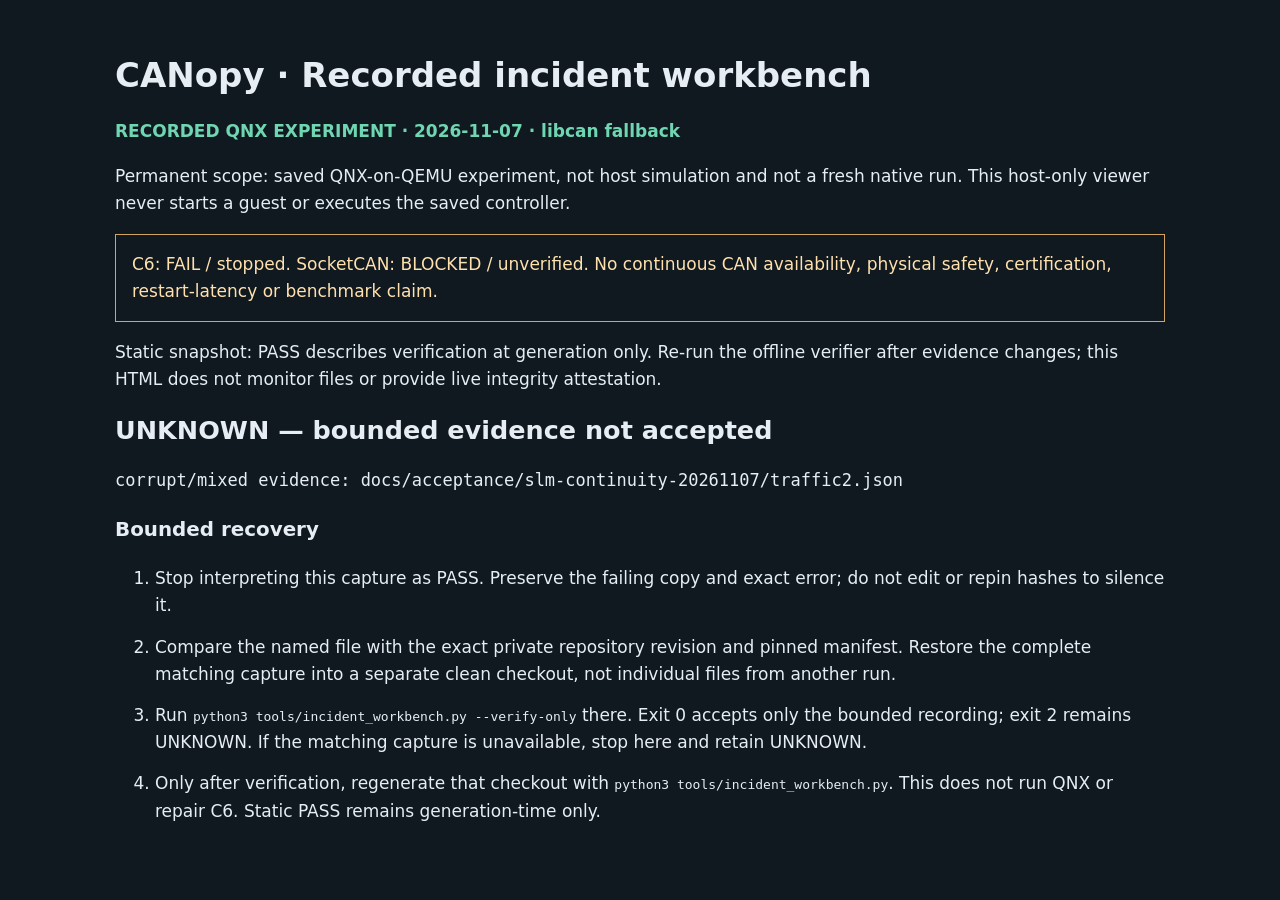
<file: docs/acceptance/unknown-review-20261107/corrupt.html>
<!doctype html><html lang="en"><head><meta charset="utf-8">
<meta name="viewport" content="width=device-width,initial-scale=1">
<meta http-equiv="Content-Security-Policy" content="default-src 'none'; style-src 'unsafe-inline'; base-uri 'none'; form-action 'none'">
<title>CANopy recorded incident workbench</title><style>
body{background:#101820;color:#e6edf3;font:17px/1.6 system-ui,sans-serif;max-width:1050px;margin:auto;padding:32px}h1,h2{line-height:1.2}a{color:#7dd3fc}section{border-left:4px solid #70d6b2;padding:4px 20px;margin:24px 0;background:#17252e}.warning{border:1px solid #d5a45f;padding:16px;color:#ffe1ae}.tag{color:#70d6b2;font-weight:bold}code{overflow-wrap:anywhere;font-size:13px}li{margin:14px 0}pre{white-space:pre-wrap;overflow-wrap:anywhere}
</style></head><body><h1>CANopy · Recorded incident workbench</h1>
<p class="tag">RECORDED QNX EXPERIMENT · 2026-11-07 · libcan fallback</p>
<p>Permanent scope: saved QNX-on-QEMU experiment, not host simulation and not a fresh native run. This host-only viewer never starts a guest or executes the saved controller.</p>
<p class="warning">C6: FAIL / stopped. SocketCAN: BLOCKED / unverified. No continuous CAN availability, physical safety, certification, restart-latency or benchmark claim.</p>
<p>Static snapshot: PASS describes verification at generation only. Re-run the offline verifier after evidence changes; this HTML does not monitor files or provide live integrity attestation.</p>
<h2>UNKNOWN — bounded evidence not accepted</h2><pre>corrupt/mixed evidence: docs/acceptance/slm-continuity-20261107/traffic2.json</pre>
<h3>Bounded recovery</h3><ol><li>Stop interpreting this capture as PASS. Preserve the failing copy and exact error; do not edit or repin hashes to silence it.</li><li>Compare the named file with the exact private repository revision and pinned manifest. Restore the complete matching capture into a separate clean checkout, not individual files from another run.</li><li>Run <code>python3 tools/incident_workbench.py --verify-only</code> there. Exit 0 accepts only the bounded recording; exit 2 remains UNKNOWN. If the matching capture is unavailable, stop here and retain UNKNOWN.</li><li>Only after verification, regenerate that checkout with <code>python3 tools/incident_workbench.py</code>. This does not run QNX or repair C6. Static PASS remains generation-time only.</li></ol></body></html>
</file>
<file: web/incident-pack/style.css>
:root{color-scheme:light;--ink:#17324c;--paper:#f2f6fa;--blue:#1c537d;--line:#b5c6d6;--alert:#764100;--white:#fff}*{box-sizing:border-box}body{margin:0;background:var(--paper);color:var(--ink);font:18px/1.55 'Trebuchet MS',Arial,sans-serif}main{max-width:1120px;margin:auto;padding:36px 28px}header{display:grid;grid-template-columns:1.15fr 1fr;gap:0 40px;border-bottom:5px solid var(--blue);padding-bottom:30px}header>p:first-child{grid-column:1/-1;font-weight:bold}h1{font-size:clamp(2.5rem,6vw,4.6rem);line-height:1.04;letter-spacing:-.035em;margin:12px 0}header>p:last-child{align-self:end;max-width:34ch}h2{font-size:1.5rem;margin-top:0}section{padding:28px 0;border-bottom:1px solid var(--line)}label{display:block;font-weight:bold;margin-bottom:10px}input,select,button{font:inherit;max-width:100%;min-height:48px}input,select{padding:10px;background:var(--white);color:var(--ink);border:1px solid var(--blue)}button{padding:10px 18px;background:var(--blue);color:white;border:2px solid var(--blue);cursor:pointer}button:disabled{background:#d9e2ea;color:#475d70;border-color:#9eafbd;cursor:default}.actions{display:flex;flex-wrap:wrap;gap:10px;margin-top:16px}select{margin-right:10px}#status{padding:14px;border-left:5px solid var(--blue);background:white}#environment{font-weight:bold;color:var(--alert)}article{padding:22px 0;font-size:1.15rem;max-width:75ch}a{color:#154c80;text-underline-offset:3px}a,pre,p{overflow-wrap:anywhere}pre{white-space:pre-wrap;background:white;padding:14px;font-size:14px}details{margin:12px 0}summary{cursor:pointer;min-height:44px}footer{font-size:.9rem;max-width:80ch;margin-top:24px}:focus-visible{outline:3px solid #a64900;outline-offset:4px}@media(max-width:600px){main{padding:20px 16px}header{display:block}header>p:last-child{max-width:100%}select{width:100%;margin-bottom:12px}button{width:100%}.actions{display:grid}h1{font-size:3rem}}

/* Historical mode remains conspicuous above every query. */
#scope{padding:14px;border:3px solid var(--alert);color:var(--alert);background:#fff;font-weight:bold}
/* Answers precede secondary import/provenance tools. */
header{padding-bottom:16px;gap:0 24px}header>p:first-child{margin:0 0 8px}h1{font-size:clamp(2rem,4vw,3.4rem);margin:8px 0}header>p:last-child{margin:8px 0}section{padding:20px 0}article{padding:10px 0}article>p:first-child{margin-top:8px}select{min-width:0}details,article,section{min-width:0}
@media(max-width:600px){main{padding:16px}h1{font-size:2rem}header{padding-bottom:12px}header>p:last-child{font-size:1rem;line-height:1.4}section{padding:16px 0}h2{margin-bottom:12px}#question{font-size:1rem}article{font-size:1rem}}

/* Recorded evidence rail, below questions: never implies live progress. */
#timeline-events{list-style:none;margin:16px 0 0 10px;padding:0 0 0 22px;border-left:2px solid var(--line)}#timeline-events li{position:relative;padding:0 0 22px;overflow-wrap:anywhere}#timeline-events li::before{content:"";position:absolute;left:-29px;top:8px;width:12px;height:12px;border:2px solid var(--blue);border-radius:50%;background:var(--paper)}#timeline-events p{margin:2px 0 6px}.timeline-offset{font-weight:bold;color:var(--blue)}#timeline-scope{max-width:78ch;font-size:1rem}
@media(max-width:600px){header>p:first-child{font-size:.9rem}header>p:last-child{margin:4px 0}#scope{padding:8px;font-size:.9rem;line-height:1.35}section[aria-labelledby=analysis-title]{padding:10px 0}section[aria-labelledby=analysis-title] h2{margin-bottom:6px}section[aria-labelledby=analysis-title] label{margin-bottom:4px}#analysis-mode{font-size:.9rem;margin-bottom:0}section[aria-labelledby=query-title]{padding-top:12px}}

/* Samples, not a continuous trace: no interpolation or live animation. */
#signal-mapping{width:100%;font:14px/1.5 monospace;padding:12px;color:var(--ink);background:white;border:1px solid var(--blue)}
.signal-chart{border-left:2px solid var(--blue);border-bottom:2px solid var(--blue);background:white}.signal-chart svg{display:block;width:100%;max-height:200px}.signal-chart circle{fill:#1c537d}
#signal-results article{max-width:100%;border-top:2px solid var(--line)}#signal-results table{width:100%;border-collapse:collapse;table-layout:fixed;font-size:.85rem}#signal-results th,#signal-results td{padding:8px;text-align:left;vertical-align:top;border-bottom:1px solid var(--line);overflow-wrap:anywhere}#signal-results small{display:block;font-size:.7rem}
</file>
